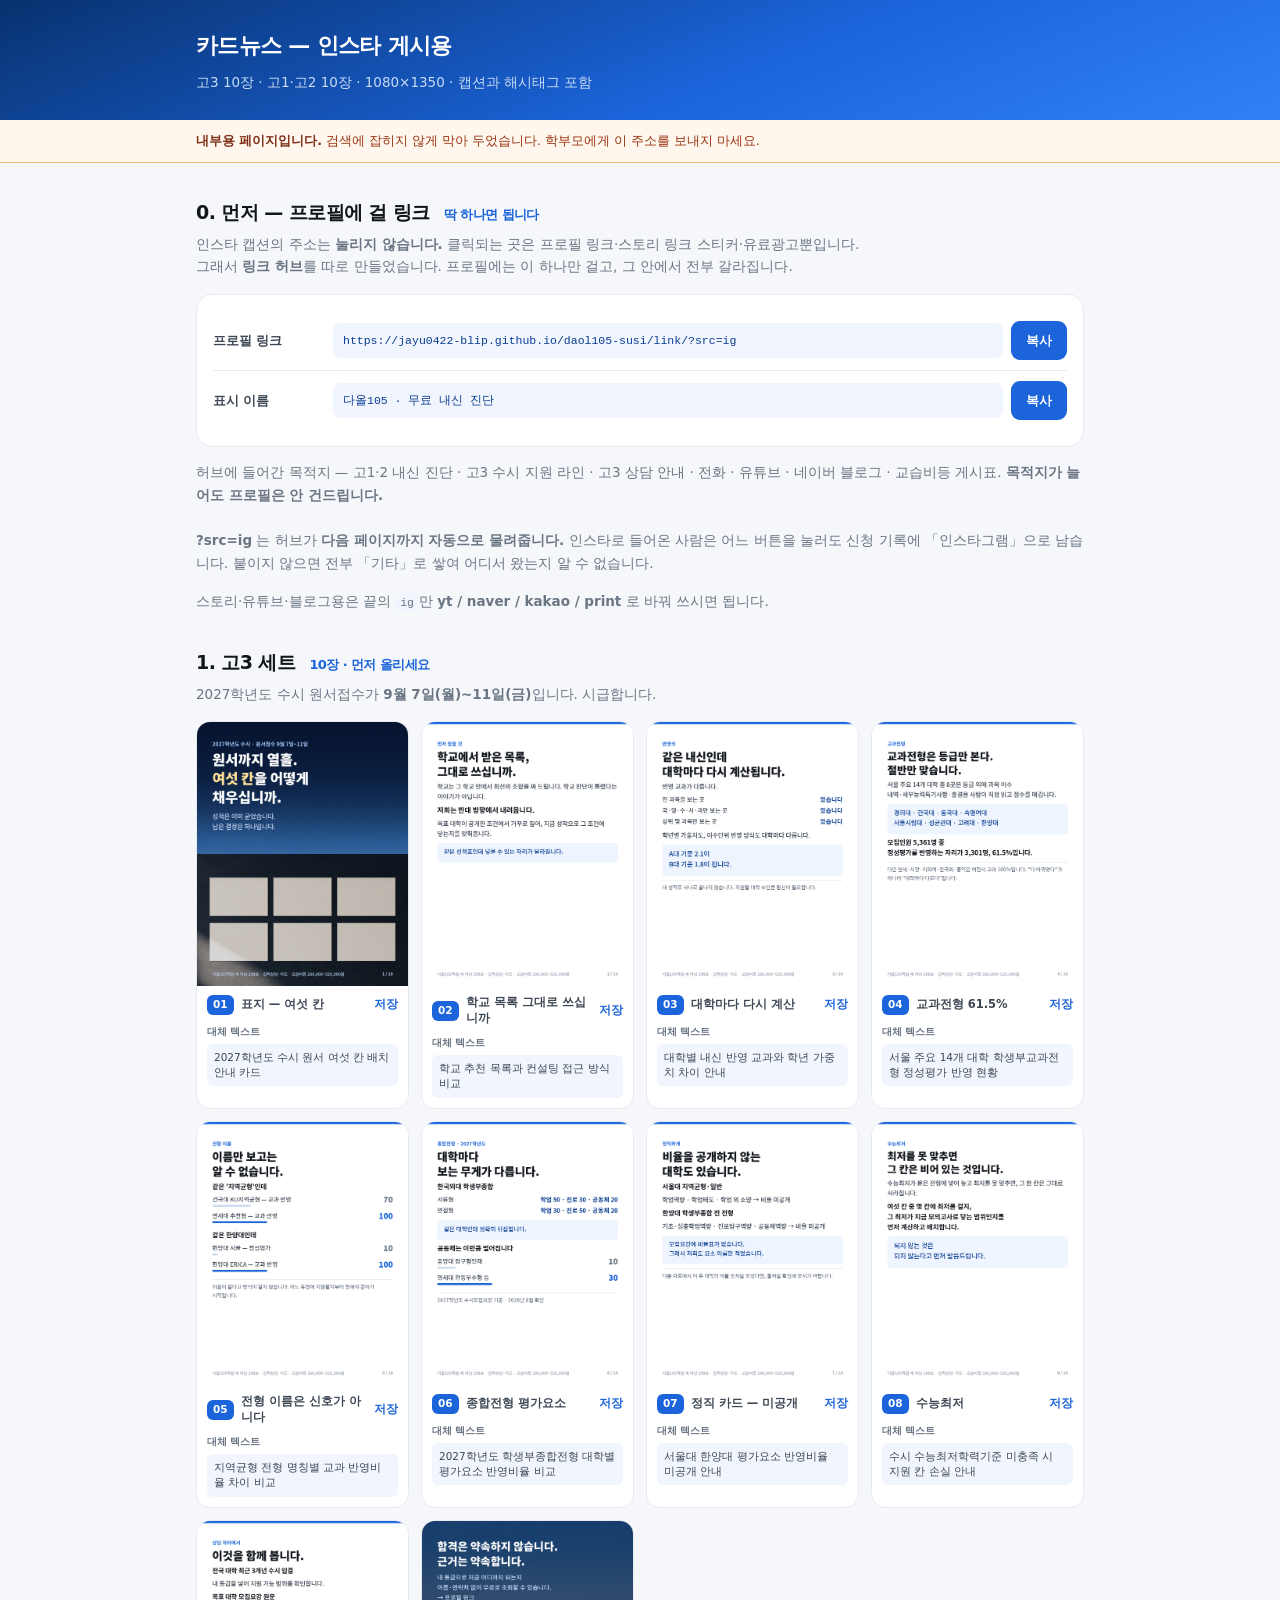
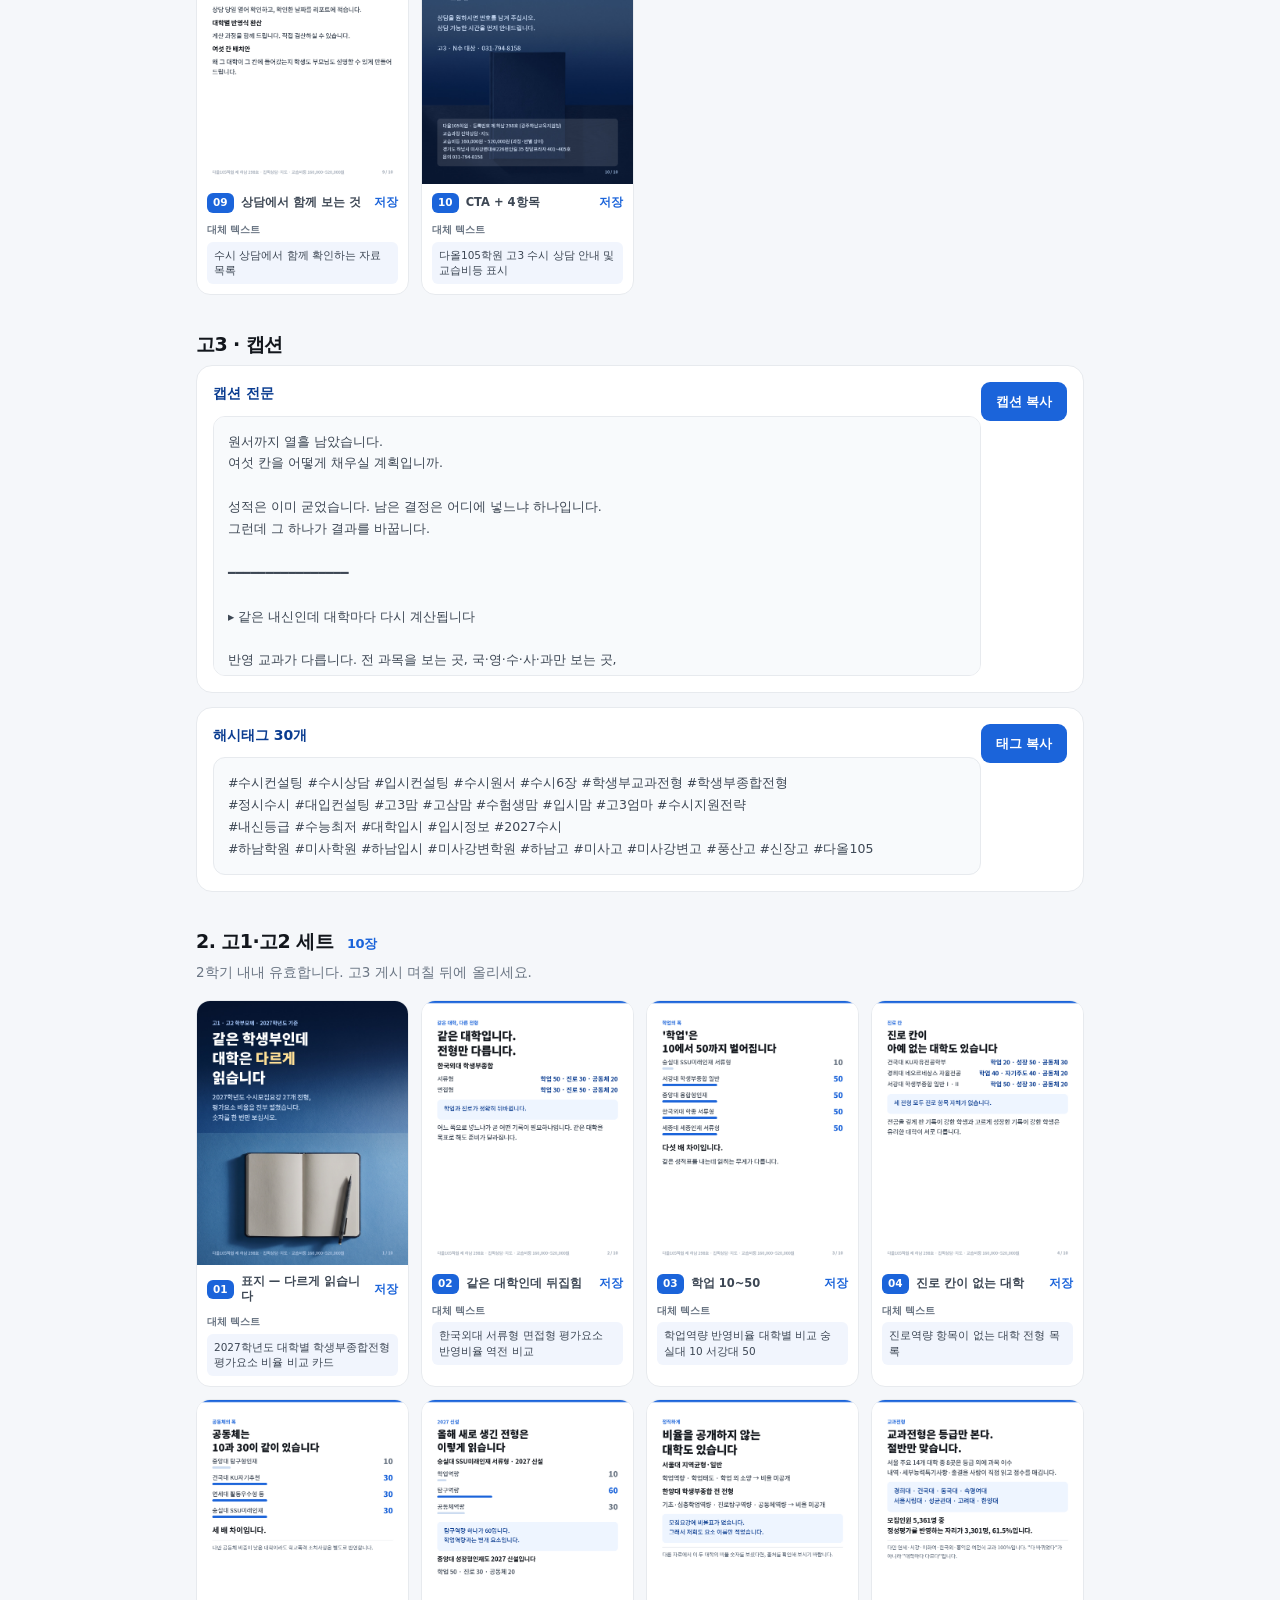
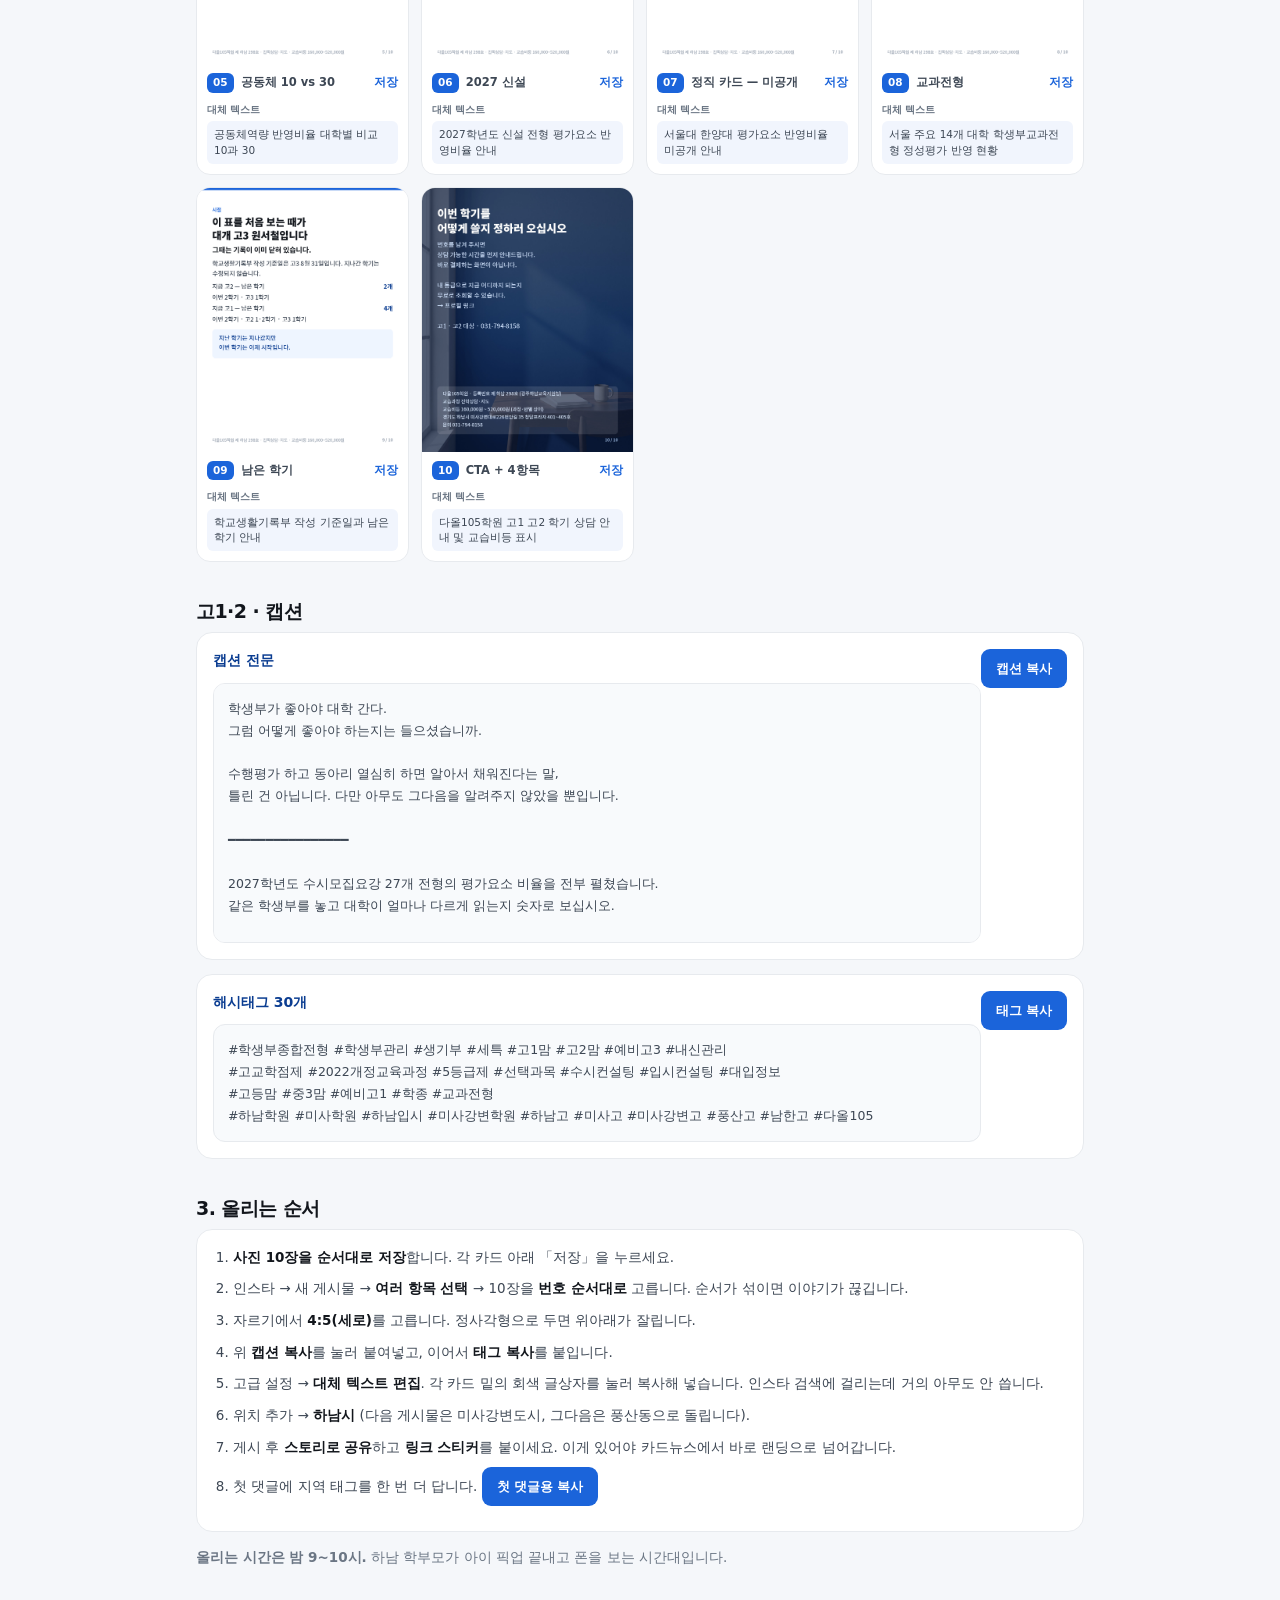
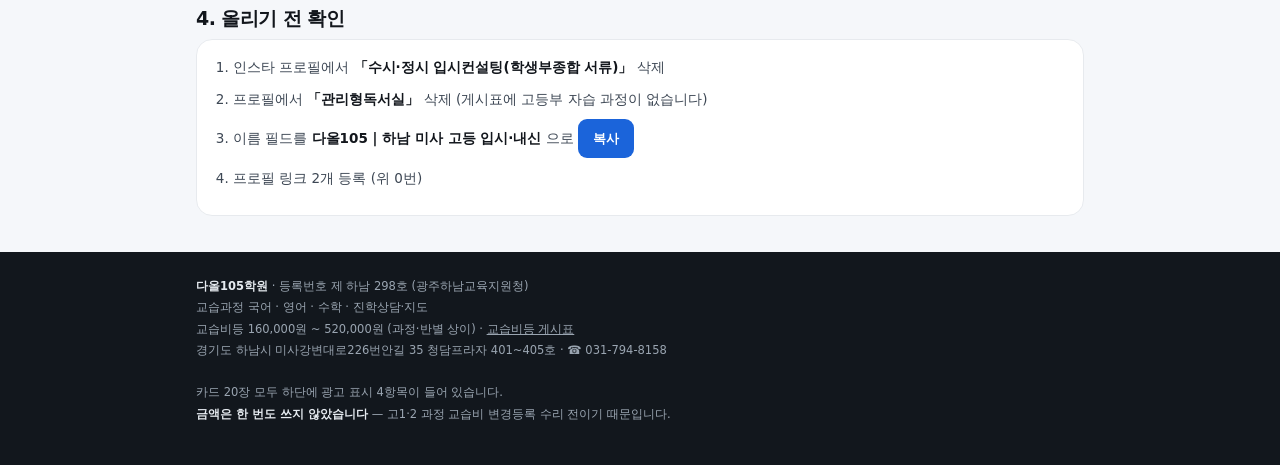
<file: cardnews/index.html>
<!doctype html>
<html lang="ko">
<head>
<meta charset="utf-8">
<meta name="viewport" content="width=device-width,initial-scale=1,viewport-fit=cover">
<meta name="robots" content="noindex,nofollow">
<title>카드뉴스 — 다올105 (내부용)</title>
<style>
:root{--blue:#1B64DA;--blue2:#0B3D91;--ink:#12161C;--g1:#3D4754;--g2:#6B7684;
  --ln:#E7EAEE;--bg:#F5F7FA;--card:#fff;--gold:#B69656;--r:16px}
*{box-sizing:border-box}
body{margin:0;background:var(--bg);color:var(--ink);
  font-family:"Pretendard","Apple SD Gothic Neo","Malgun Gothic",system-ui,sans-serif;
  font-size:15px;line-height:1.68;-webkit-text-size-adjust:100%}
.w{max-width:920px;margin:0 auto;padding:0 16px}
header{background:linear-gradient(158deg,#08326F,#1B64DA 58%,#3182F6);color:#fff;padding:28px 0 26px}
header h1{margin:0 0 6px;font-size:22px;font-weight:800;letter-spacing:-.03em}
header p{margin:0;font-size:13.5px;color:#C6DAF5}
.warn{background:#FFF7ED;border-bottom:1px solid #FDBA74;color:#9A3412;
  font-size:12.5px;padding:11px 0;line-height:1.6}
.warn b{color:#7C2D12}
h2{font-size:19px;font-weight:800;letter-spacing:-.03em;margin:34px 0 4px}
h2 em{font-style:normal;font-size:13px;font-weight:700;color:var(--blue);margin-left:8px}
.lead{color:var(--g2);font-size:13.5px;margin:0 0 16px}
.box{background:var(--card);border:1px solid var(--ln);border-radius:var(--r);
  padding:16px;margin-bottom:14px}
.box h3{margin:0 0 10px;font-size:14px;font-weight:800;color:var(--blue2)}
.lk{display:flex;gap:8px;align-items:center;flex-wrap:wrap;padding:10px 0;border-top:1px solid var(--ln)}
.lk:first-of-type{border-top:0}
.lk .t{flex:0 0 auto;font-size:12.5px;font-weight:700;color:var(--g1);min-width:112px}
.lk code{flex:1 1 240px;font-size:11.5px;color:var(--blue2);background:#F1F5FD;
  border-radius:8px;padding:8px 10px;word-break:break-all;font-family:ui-monospace,monospace}
button.cp{flex:0 0 auto;border:0;border-radius:9px;background:var(--blue);color:#fff;
  font:inherit;font-size:12.5px;font-weight:700;padding:9px 15px;cursor:pointer}
button.cp:active{transform:scale(.97)}
button.cp.ok{background:#0FA36B}
pre{margin:0;white-space:pre-wrap;word-break:break-word;font-size:12.5px;line-height:1.75;
  color:var(--g1);background:#F8FAFC;border:1px solid var(--ln);border-radius:12px;
  padding:14px;max-height:260px;overflow:auto;font-family:inherit}
.grid{display:grid;grid-template-columns:repeat(2,1fr);gap:12px}
@media(min-width:620px){.grid{grid-template-columns:repeat(4,1fr)}}
.c{margin:0;background:var(--card);border:1px solid var(--ln);border-radius:14px;overflow:hidden}
.c img{display:block;width:100%;height:auto}
.c figcaption{display:flex;align-items:center;gap:7px;padding:9px 10px;font-size:11.5px}
.c .n{flex:0 0 auto;background:var(--blue);color:#fff;border-radius:6px;
  padding:1px 6px;font-size:10.5px;font-weight:800}
.c figcaption b{flex:1;font-weight:700;color:var(--g1);font-size:11.5px;line-height:1.35}
.c .dl{flex:0 0 auto;color:var(--blue);font-weight:700;text-decoration:none;font-size:11.5px}
.alt{padding:0 10px 10px}
.alt span{display:block;font-size:10px;color:var(--g2);font-weight:700;margin-bottom:3px}
.alt code{display:block;font-size:10.5px;color:var(--g1);background:#F1F5FD;border-radius:6px;
  padding:6px 7px;line-height:1.45;cursor:pointer;font-family:inherit}
.alt code:active{background:#DCE9FD}
ol{padding-left:20px;margin:0}
ol li{margin-bottom:9px;font-size:13.5px;color:var(--g1)}
ol li b{color:var(--ink)}
footer{background:#12171D;color:#9AA5B1;font-size:11.5px;line-height:1.85;
  padding:24px 0 40px;margin-top:36px}
footer b{color:#E6EBF0}
.toast{position:fixed;left:50%;bottom:26px;transform:translateX(-50%) translateY(80px);
  background:#0FA36B;color:#fff;font-size:13.5px;font-weight:700;padding:11px 20px;
  border-radius:99px;opacity:0;transition:.22s;pointer-events:none;z-index:9}
.toast.on{opacity:1;transform:translateX(-50%) translateY(0)}
</style>
</head>
<body>

<header><div class="w">
  <h1>카드뉴스 — 인스타 게시용</h1>
  <p>고3 10장 · 고1·고2 10장 · 1080×1350 · 캡션과 해시태그 포함</p>
</div></header>

<div class="warn"><div class="w">
  <b>내부용 페이지입니다.</b> 검색에 잡히지 않게 막아 두었습니다. 학부모에게 이 주소를 보내지 마세요.
</div></div>

<div class="w">

<h2>0. 먼저 — 프로필에 걸 링크 <em>딱 하나면 됩니다</em></h2>
<p class="lead">인스타 캡션의 주소는 <b>눌리지 않습니다.</b> 클릭되는 곳은 프로필 링크·스토리 링크 스티커·유료광고뿐입니다.<br>
그래서 <b>링크 허브</b>를 따로 만들었습니다. 프로필에는 이 하나만 걸고, 그 안에서 전부 갈라집니다.</p>
<div class="box">
  <div class="lk"><span class="t">프로필 링크</span><code>https://jayu0422-blip.github.io/daol105-susi/link/?src=ig</code>
    <button class="cp" data-copy="https://jayu0422-blip.github.io/daol105-susi/link/?src=ig">복사</button></div>
  <div class="lk"><span class="t">표시 이름</span><code>다올105 · 무료 내신 진단</code>
    <button class="cp" data-copy="다올105 · 무료 내신 진단">복사</button></div>
</div>
<p class="lead">허브에 들어간 목적지 — 고1·2 내신 진단 · 고3 수시 지원 라인 · 고3 상담 안내 ·
전화 · 유튜브 · 네이버 블로그 · 교습비등 게시표. <b>목적지가 늘어도 프로필은 안 건드립니다.</b><br><br>
<b>?src=ig</b> 는 허브가 <b>다음 페이지까지 자동으로 물려줍니다.</b>
인스타로 들어온 사람은 어느 버튼을 눌러도 신청 기록에 「인스타그램」으로 남습니다.
붙이지 않으면 전부 「기타」로 쌓여 어디서 왔는지 알 수 없습니다.</p>
<p class="lead">스토리·유튜브·블로그용은 끝의 <code style="font-size:11.5px;background:#F1F5FD;padding:2px 5px;border-radius:5px">ig</code>만
<b>yt / naver / kakao / print</b> 로 바꿔 쓰시면 됩니다.</p>

<h2>1. 고3 세트 <em>10장 · 먼저 올리세요</em></h2>
<p class="lead">2027학년도 수시 원서접수가 <b>9월 7일(월)~11일(금)</b>입니다. 시급합니다.</p>
<div class="grid">
    <figure class="c">
      <a href="img/go3_01.jpg" download="go3_01.jpg"><img src="img/go3_01.jpg" alt="2027학년도 수시 원서 여섯 칸 배치 안내 카드" loading="lazy"></a>
      <figcaption><span class="n">01</span><b>표지 — 여섯 칸</b>
        <a class="dl" href="img/go3_01.jpg" download="go3_01.jpg">저장</a></figcaption>
      <div class="alt"><span>대체 텍스트</span><code data-copy="2027학년도 수시 원서 여섯 칸 배치 안내 카드">2027학년도 수시 원서 여섯 칸 배치 안내 카드</code></div>
    </figure>
    <figure class="c">
      <a href="img/go3_02.png" download="go3_02.png"><img src="img/go3_02.png" alt="학교 추천 목록과 컨설팅 접근 방식 비교" loading="lazy"></a>
      <figcaption><span class="n">02</span><b>학교 목록 그대로 쓰십니까</b>
        <a class="dl" href="img/go3_02.png" download="go3_02.png">저장</a></figcaption>
      <div class="alt"><span>대체 텍스트</span><code data-copy="학교 추천 목록과 컨설팅 접근 방식 비교">학교 추천 목록과 컨설팅 접근 방식 비교</code></div>
    </figure>
    <figure class="c">
      <a href="img/go3_03.png" download="go3_03.png"><img src="img/go3_03.png" alt="대학별 내신 반영 교과와 학년 가중치 차이 안내" loading="lazy"></a>
      <figcaption><span class="n">03</span><b>대학마다 다시 계산</b>
        <a class="dl" href="img/go3_03.png" download="go3_03.png">저장</a></figcaption>
      <div class="alt"><span>대체 텍스트</span><code data-copy="대학별 내신 반영 교과와 학년 가중치 차이 안내">대학별 내신 반영 교과와 학년 가중치 차이 안내</code></div>
    </figure>
    <figure class="c">
      <a href="img/go3_04.png" download="go3_04.png"><img src="img/go3_04.png" alt="서울 주요 14개 대학 학생부교과전형 정성평가 반영 현황" loading="lazy"></a>
      <figcaption><span class="n">04</span><b>교과전형 61.5%</b>
        <a class="dl" href="img/go3_04.png" download="go3_04.png">저장</a></figcaption>
      <div class="alt"><span>대체 텍스트</span><code data-copy="서울 주요 14개 대학 학생부교과전형 정성평가 반영 현황">서울 주요 14개 대학 학생부교과전형 정성평가 반영 현황</code></div>
    </figure>
    <figure class="c">
      <a href="img/go3_05.png" download="go3_05.png"><img src="img/go3_05.png" alt="지역균형 전형 명칭별 교과 반영비율 차이 비교" loading="lazy"></a>
      <figcaption><span class="n">05</span><b>전형 이름은 신호가 아니다</b>
        <a class="dl" href="img/go3_05.png" download="go3_05.png">저장</a></figcaption>
      <div class="alt"><span>대체 텍스트</span><code data-copy="지역균형 전형 명칭별 교과 반영비율 차이 비교">지역균형 전형 명칭별 교과 반영비율 차이 비교</code></div>
    </figure>
    <figure class="c">
      <a href="img/go3_06.png" download="go3_06.png"><img src="img/go3_06.png" alt="2027학년도 학생부종합전형 대학별 평가요소 반영비율 비교" loading="lazy"></a>
      <figcaption><span class="n">06</span><b>종합전형 평가요소</b>
        <a class="dl" href="img/go3_06.png" download="go3_06.png">저장</a></figcaption>
      <div class="alt"><span>대체 텍스트</span><code data-copy="2027학년도 학생부종합전형 대학별 평가요소 반영비율 비교">2027학년도 학생부종합전형 대학별 평가요소 반영비율 비교</code></div>
    </figure>
    <figure class="c">
      <a href="img/go3_07.png" download="go3_07.png"><img src="img/go3_07.png" alt="서울대 한양대 평가요소 반영비율 미공개 안내" loading="lazy"></a>
      <figcaption><span class="n">07</span><b>정직 카드 — 미공개</b>
        <a class="dl" href="img/go3_07.png" download="go3_07.png">저장</a></figcaption>
      <div class="alt"><span>대체 텍스트</span><code data-copy="서울대 한양대 평가요소 반영비율 미공개 안내">서울대 한양대 평가요소 반영비율 미공개 안내</code></div>
    </figure>
    <figure class="c">
      <a href="img/go3_08.png" download="go3_08.png"><img src="img/go3_08.png" alt="수시 수능최저학력기준 미충족 시 지원 칸 손실 안내" loading="lazy"></a>
      <figcaption><span class="n">08</span><b>수능최저</b>
        <a class="dl" href="img/go3_08.png" download="go3_08.png">저장</a></figcaption>
      <div class="alt"><span>대체 텍스트</span><code data-copy="수시 수능최저학력기준 미충족 시 지원 칸 손실 안내">수시 수능최저학력기준 미충족 시 지원 칸 손실 안내</code></div>
    </figure>
    <figure class="c">
      <a href="img/go3_09.png" download="go3_09.png"><img src="img/go3_09.png" alt="수시 상담에서 함께 확인하는 자료 목록" loading="lazy"></a>
      <figcaption><span class="n">09</span><b>상담에서 함께 보는 것</b>
        <a class="dl" href="img/go3_09.png" download="go3_09.png">저장</a></figcaption>
      <div class="alt"><span>대체 텍스트</span><code data-copy="수시 상담에서 함께 확인하는 자료 목록">수시 상담에서 함께 확인하는 자료 목록</code></div>
    </figure>
    <figure class="c">
      <a href="img/go3_10.jpg" download="go3_10.jpg"><img src="img/go3_10.jpg" alt="다올105학원 고3 수시 상담 안내 및 교습비등 표시" loading="lazy"></a>
      <figcaption><span class="n">10</span><b>CTA + 4항목</b>
        <a class="dl" href="img/go3_10.jpg" download="go3_10.jpg">저장</a></figcaption>
      <div class="alt"><span>대체 텍스트</span><code data-copy="다올105학원 고3 수시 상담 안내 및 교습비등 표시">다올105학원 고3 수시 상담 안내 및 교습비등 표시</code></div>
    </figure>
</div>

<h2>고3 · 캡션</h2>
<div class="box">
  <h3>캡션 전문 <button class="cp" data-copy-id="capA" style="float:right">캡션 복사</button></h3>
  <pre id="capA">원서까지 열흘 남았습니다.
여섯 칸을 어떻게 채우실 계획입니까.

성적은 이미 굳었습니다. 남은 결정은 어디에 넣느냐 하나입니다.
그런데 그 하나가 결과를 바꿉니다.

━━━━━━━━━━━━━━━━

▸ 같은 내신인데 대학마다 다시 계산됩니다

반영 교과가 다릅니다. 전 과목을 보는 곳, 국·영·수·사·과만 보는 곳,
상위 몇 과목만 보는 곳이 다 다릅니다.
학년별 가중치도, 이수단위 반영 방식도 다릅니다.

그래서 A대 기준 2.1이 B대 기준 1.8이 됩니다.
내 성적표 하나로 끝나지 않습니다.

▸ 교과전형은 등급만 본다 — 절반만 맞습니다

서울 주요 14개 대학 중 8곳은 등급 외에
과목 이수 내역·세부능력특기사항·출결을 사람이 직접 읽고 점수를 매깁니다.

경희대 · 건국대 · 동국대 · 숙명여대 · 서울시립대 · 성균관대 · 고려대 · 한양대

모집인원 5,361명 중 정성평가를 반영하는 자리가 3,301명, 61.5%입니다.

다만 연세·서강·이화여·한국외·홍익은 여전히 교과 100%입니다.
"다 바뀌었다"가 아니라 "대학마다 다르다"입니다.

▸ 전형 이름만 보고는 알 수 없습니다

같은 '지역균형'인데 건국대는 교과가 70%, 연세대는 100%입니다.
같은 한양대인데 서울캠은 정성평가 10%를 보고 ERICA는 교과 100%입니다.

▸ 비율을 공개하지 않는 대학도 있습니다

서울대와 한양대는 모집요강에 평가요소별 비율표가 없습니다.
그래서 저희도 요소 이름만 적었습니다.
다른 자료에서 이 두 대학의 비율 숫자를 보셨다면 출처를 확인해 보시기 바랍니다.

▸ 최저를 못 맞추면 그 칸은 비어 있는 것입니다

여섯 칸 중 몇 칸에 최저를 걸지, 그 최저가 지금 모의고사로 닿는 범위인지를
먼저 계산하고 배치합니다.
되지 않는 것은 되지 않는다고 먼저 말씀드립니다.

━━━━━━━━━━━━━━━━

합격은 약속하지 않습니다. 근거는 약속합니다.
왜 그 대학이 그 칸에 들어갔는지, 학생도 부모님도 설명할 수 있게 만들어 드립니다.

내 등급으로 지금 어디까지 되는지
이름·연락처 없이 무료로 조회하실 수 있습니다 → 프로필 링크

2027학년도 수시 원서접수 2026. 9. 7(월) ~ 9. 11(금)
고3 · N수 대상 · ☎ 031-794-8158

※ 위 숫자는 2027학년도 수시모집요강 및 각 대학 입학처 공개자료 기준(2026년 8월 확인)이며,
   지원 전 반드시 해당 대학 입학처 게시본을 확인하셔야 합니다.
※ 본 상담은 합격을 보장하지 않습니다.

━━━━━━━━━━━━━━━━
다올105학원 · 등록번호 제 하남 298호 (광주하남교육지원청)
교습과정 진학상담·지도
교습비등 160,000원 ~ 520,000원 (과정·반별 상이)
경기 하남시 미사강변대로226번안길 35 청담프라자 401~405호
☎ 031-794-8158</pre>
</div>
<div class="box">
  <h3>해시태그 30개 <button class="cp" data-copy-id="tagA" style="float:right">태그 복사</button></h3>
  <pre id="tagA">#수시컨설팅 #수시상담 #입시컨설팅 #수시원서 #수시6장 #학생부교과전형 #학생부종합전형
#정시수시 #대입컨설팅 #고3맘 #고삼맘 #수험생맘 #입시맘 #고3엄마 #수시지원전략
#내신등급 #수능최저 #대학입시 #입시정보 #2027수시
#하남학원 #미사학원 #하남입시 #미사강변학원 #하남고 #미사고 #미사강변고 #풍산고 #신장고 #다올105</pre>
</div>

<h2>2. 고1·고2 세트 <em>10장</em></h2>
<p class="lead">2학기 내내 유효합니다. 고3 게시 며칠 뒤에 올리세요.</p>
<div class="grid">
    <figure class="c">
      <a href="img/hs12_01.jpg" download="hs12_01.jpg"><img src="img/hs12_01.jpg" alt="2027학년도 대학별 학생부종합전형 평가요소 비율 비교 카드" loading="lazy"></a>
      <figcaption><span class="n">01</span><b>표지 — 다르게 읽습니다</b>
        <a class="dl" href="img/hs12_01.jpg" download="hs12_01.jpg">저장</a></figcaption>
      <div class="alt"><span>대체 텍스트</span><code data-copy="2027학년도 대학별 학생부종합전형 평가요소 비율 비교 카드">2027학년도 대학별 학생부종합전형 평가요소 비율 비교 카드</code></div>
    </figure>
    <figure class="c">
      <a href="img/hs12_02.png" download="hs12_02.png"><img src="img/hs12_02.png" alt="한국외대 서류형 면접형 평가요소 반영비율 역전 비교" loading="lazy"></a>
      <figcaption><span class="n">02</span><b>같은 대학인데 뒤집힘</b>
        <a class="dl" href="img/hs12_02.png" download="hs12_02.png">저장</a></figcaption>
      <div class="alt"><span>대체 텍스트</span><code data-copy="한국외대 서류형 면접형 평가요소 반영비율 역전 비교">한국외대 서류형 면접형 평가요소 반영비율 역전 비교</code></div>
    </figure>
    <figure class="c">
      <a href="img/hs12_03.png" download="hs12_03.png"><img src="img/hs12_03.png" alt="학업역량 반영비율 대학별 비교 숭실대 10 서강대 50" loading="lazy"></a>
      <figcaption><span class="n">03</span><b>학업 10~50</b>
        <a class="dl" href="img/hs12_03.png" download="hs12_03.png">저장</a></figcaption>
      <div class="alt"><span>대체 텍스트</span><code data-copy="학업역량 반영비율 대학별 비교 숭실대 10 서강대 50">학업역량 반영비율 대학별 비교 숭실대 10 서강대 50</code></div>
    </figure>
    <figure class="c">
      <a href="img/hs12_04.png" download="hs12_04.png"><img src="img/hs12_04.png" alt="진로역량 항목이 없는 대학 전형 목록" loading="lazy"></a>
      <figcaption><span class="n">04</span><b>진로 칸이 없는 대학</b>
        <a class="dl" href="img/hs12_04.png" download="hs12_04.png">저장</a></figcaption>
      <div class="alt"><span>대체 텍스트</span><code data-copy="진로역량 항목이 없는 대학 전형 목록">진로역량 항목이 없는 대학 전형 목록</code></div>
    </figure>
    <figure class="c">
      <a href="img/hs12_05.png" download="hs12_05.png"><img src="img/hs12_05.png" alt="공동체역량 반영비율 대학별 비교 10과 30" loading="lazy"></a>
      <figcaption><span class="n">05</span><b>공동체 10 vs 30</b>
        <a class="dl" href="img/hs12_05.png" download="hs12_05.png">저장</a></figcaption>
      <div class="alt"><span>대체 텍스트</span><code data-copy="공동체역량 반영비율 대학별 비교 10과 30">공동체역량 반영비율 대학별 비교 10과 30</code></div>
    </figure>
    <figure class="c">
      <a href="img/hs12_06.png" download="hs12_06.png"><img src="img/hs12_06.png" alt="2027학년도 신설 전형 평가요소 반영비율 안내" loading="lazy"></a>
      <figcaption><span class="n">06</span><b>2027 신설</b>
        <a class="dl" href="img/hs12_06.png" download="hs12_06.png">저장</a></figcaption>
      <div class="alt"><span>대체 텍스트</span><code data-copy="2027학년도 신설 전형 평가요소 반영비율 안내">2027학년도 신설 전형 평가요소 반영비율 안내</code></div>
    </figure>
    <figure class="c">
      <a href="img/hs12_07.png" download="hs12_07.png"><img src="img/hs12_07.png" alt="서울대 한양대 평가요소 반영비율 미공개 안내" loading="lazy"></a>
      <figcaption><span class="n">07</span><b>정직 카드 — 미공개</b>
        <a class="dl" href="img/hs12_07.png" download="hs12_07.png">저장</a></figcaption>
      <div class="alt"><span>대체 텍스트</span><code data-copy="서울대 한양대 평가요소 반영비율 미공개 안내">서울대 한양대 평가요소 반영비율 미공개 안내</code></div>
    </figure>
    <figure class="c">
      <a href="img/hs12_08.png" download="hs12_08.png"><img src="img/hs12_08.png" alt="서울 주요 14개 대학 학생부교과전형 정성평가 반영 현황" loading="lazy"></a>
      <figcaption><span class="n">08</span><b>교과전형</b>
        <a class="dl" href="img/hs12_08.png" download="hs12_08.png">저장</a></figcaption>
      <div class="alt"><span>대체 텍스트</span><code data-copy="서울 주요 14개 대학 학생부교과전형 정성평가 반영 현황">서울 주요 14개 대학 학생부교과전형 정성평가 반영 현황</code></div>
    </figure>
    <figure class="c">
      <a href="img/hs12_09.png" download="hs12_09.png"><img src="img/hs12_09.png" alt="학교생활기록부 작성 기준일과 남은 학기 안내" loading="lazy"></a>
      <figcaption><span class="n">09</span><b>남은 학기</b>
        <a class="dl" href="img/hs12_09.png" download="hs12_09.png">저장</a></figcaption>
      <div class="alt"><span>대체 텍스트</span><code data-copy="학교생활기록부 작성 기준일과 남은 학기 안내">학교생활기록부 작성 기준일과 남은 학기 안내</code></div>
    </figure>
    <figure class="c">
      <a href="img/hs12_10.jpg" download="hs12_10.jpg"><img src="img/hs12_10.jpg" alt="다올105학원 고1 고2 학기 상담 안내 및 교습비등 표시" loading="lazy"></a>
      <figcaption><span class="n">10</span><b>CTA + 4항목</b>
        <a class="dl" href="img/hs12_10.jpg" download="hs12_10.jpg">저장</a></figcaption>
      <div class="alt"><span>대체 텍스트</span><code data-copy="다올105학원 고1 고2 학기 상담 안내 및 교습비등 표시">다올105학원 고1 고2 학기 상담 안내 및 교습비등 표시</code></div>
    </figure>
</div>

<h2>고1·2 · 캡션</h2>
<div class="box">
  <h3>캡션 전문 <button class="cp" data-copy-id="capB" style="float:right">캡션 복사</button></h3>
  <pre id="capB">학생부가 좋아야 대학 간다.
그럼 어떻게 좋아야 하는지는 들으셨습니까.

수행평가 하고 동아리 열심히 하면 알아서 채워진다는 말,
틀린 건 아닙니다. 다만 아무도 그다음을 알려주지 않았을 뿐입니다.

━━━━━━━━━━━━━━━━

2027학년도 수시모집요강 27개 전형의 평가요소 비율을 전부 펼쳤습니다.
같은 학생부를 놓고 대학이 얼마나 다르게 읽는지 숫자로 보십시오.

▸ 같은 대학인데 정확히 뒤집힙니다

한국외대 학생부종합
· 서류형 — 학업 50 · 진로 30 · 공동체 20
· 면접형 — 학업 30 · 진로 50 · 공동체 20

어느 쪽으로 넣느냐가 곧 어떤 기록이 필요하냐입니다.

▸ '학업'은 10에서 50까지 벌어집니다

숭실대 SSU미래인재 서류형 학업 10
서강대 · 중앙대 융합형 · 한국외대 서류형 · 세종대 서류형 학업 50

다섯 배 차이입니다. 같은 성적표를 내는데 읽히는 무게가 다릅니다.

▸ 진로 칸이 아예 없는 대학도 있습니다

건국대 KU자유전공학부 — 학업 20 · 성장 50 · 공동체 30
경희대 네오르네상스 자율·자유전공 — 학업 40 · 자기주도 40 · 공동체 20
서강대 학생부종합 일반Ⅰ·Ⅱ — 학업 50 · 성장 30 · 공동체 20

전공을 깊게 판 기록이 강한 학생과 고르게 성장한 기록이 강한 학생은
유리한 대학이 서로 다릅니다.

▸ 공동체는 10과 30이 같이 있습니다

중앙대 탐구형인재 10 / 건국대·연세대·숭실대 30. 세 배 차이입니다.
다만 공동체 비중이 낮은 대학이라도 학교폭력 조치사항은 별도로 반영합니다.

▸ 올해 새로 생긴 전형

숭실대 SSU미래인재 서류형(2027 신설) — 학업 10 · 탐구 60 · 공동체 30
탐구역량 하나가 60입니다. 학업역량과는 별개 요소입니다.

▸ 비율을 공개하지 않는 대학도 있습니다

서울대와 한양대는 모집요강에 비율표가 없습니다.
그래서 저희도 요소 이름만 적었습니다.
다른 자료에서 이 두 대학의 비율 숫자를 보셨다면 출처를 확인해 보시기 바랍니다.

▸ 교과전형도 학생부를 읽습니다

서울 주요 14개 대학 중 8곳이 정성평가를 반영합니다.
모집인원 5,361명 중 3,301명, 61.5%입니다.
다만 연세·서강·이화여·한국외·홍익은 여전히 교과 100%입니다.

━━━━━━━━━━━━━━━━

이 표를 처음 보는 때가 대개 고3 원서철입니다.
그때는 기록이 이미 닫혀 있습니다.

학교생활기록부 작성 기준일은 고3 8월 31일입니다.
지나간 학기는 수정되지 않습니다.

기록에 반영되는 학기가
· 지금 고2는 2개 남았습니다 (이번 2학기 · 고3 1학기)
· 지금 고1은 4개 남았습니다 (이번 2학기 · 고2 1·2학기 · 고3 1학기)

지난 학기는 지나갔지만 이번 학기는 이제 시작입니다.

내 등급으로 지금 어디까지 되는지
이름·연락처 없이 무료로 조회하실 수 있습니다 → 프로필 링크

고1 · 고2 대상 · ☎ 031-794-8158

※ 본원은 학교생활기록부 사본·전자파일을 제출받거나 보관하지 않습니다.
※ 학교생활기록부에 들어갈 문장을 만들어 드리지 않습니다.
※ 학교에 무엇을 적어 달라고 요청하는 방법은 안내하지 않습니다.
※ 본 상담은 합격을 보장하지 않습니다.
※ 위 숫자는 2027학년도 수시모집요강 기준(2026년 8월 확인)이며 학년도마다 달라집니다.

━━━━━━━━━━━━━━━━
다올105학원 · 등록번호 제 하남 298호 (광주하남교육지원청)
교습과정 진학상담·지도
교습비등 160,000원 ~ 520,000원 (과정·반별 상이)
경기 하남시 미사강변대로226번안길 35 청담프라자 401~405호
☎ 031-794-8158</pre>
</div>
<div class="box">
  <h3>해시태그 30개 <button class="cp" data-copy-id="tagB" style="float:right">태그 복사</button></h3>
  <pre id="tagB">#학생부종합전형 #학생부관리 #생기부 #세특 #고1맘 #고2맘 #예비고3 #내신관리
#고교학점제 #2022개정교육과정 #5등급제 #선택과목 #수시컨설팅 #입시컨설팅 #대입정보
#고등맘 #중3맘 #예비고1 #학종 #교과전형
#하남학원 #미사학원 #하남입시 #미사강변학원 #하남고 #미사고 #미사강변고 #풍산고 #남한고 #다올105</pre>
</div>

<h2>3. 올리는 순서</h2>
<div class="box">
  <ol>
    <li><b>사진 10장을 순서대로 저장</b>합니다. 각 카드 아래 「저장」을 누르세요.</li>
    <li>인스타 → 새 게시물 → <b>여러 항목 선택</b> → 10장을 <b>번호 순서대로</b> 고릅니다. 순서가 섞이면 이야기가 끊깁니다.</li>
    <li>자르기에서 <b>4:5(세로)</b>를 고릅니다. 정사각형으로 두면 위아래가 잘립니다.</li>
    <li>위 <b>캡션 복사</b>를 눌러 붙여넣고, 이어서 <b>태그 복사</b>를 붙입니다.</li>
    <li>고급 설정 → <b>대체 텍스트 편집</b>. 각 카드 밑의 회색 글상자를 눌러 복사해 넣습니다. 인스타 검색에 걸리는데 거의 아무도 안 씁니다.</li>
    <li>위치 추가 → <b>하남시</b> (다음 게시물은 미사강변도시, 그다음은 풍산동으로 돌립니다).</li>
    <li>게시 후 <b>스토리로 공유</b>하고 <b>링크 스티커</b>를 붙이세요. 이게 있어야 카드뉴스에서 바로 랜딩으로 넘어갑니다.</li>
    <li>첫 댓글에 지역 태그를 한 번 더 답니다.
      <button class="cp" data-copy="#하남학원 #미사학원 #미사강변고 #하남고 #미사고">첫 댓글용 복사</button></li>
  </ol>
</div>
<p class="lead"><b>올리는 시간은 밤 9~10시.</b> 하남 학부모가 아이 픽업 끝내고 폰을 보는 시간대입니다.</p>

<h2>4. 올리기 전 확인</h2>
<div class="box">
  <ol>
    <li>인스타 프로필에서 <b>「수시·정시 입시컨설팅(학생부종합 서류)」</b> 삭제</li>
    <li>프로필에서 <b>「관리형독서실」</b> 삭제 (게시표에 고등부 자습 과정이 없습니다)</li>
    <li>이름 필드를 <b>다올105 | 하남 미사 고등 입시·내신</b> 으로
      <button class="cp" data-copy="다올105 | 하남 미사 고등 입시·내신">복사</button></li>
    <li>프로필 링크 2개 등록 (위 0번)</li>
  </ol>
</div>

</div>

<footer><div class="w">
  <b>다올105학원</b> · 등록번호 제 하남 298호 (광주하남교육지원청)<br>
  교습과정 국어 · 영어 · 수학 · 진학상담·지도<br>
  교습비등 160,000원 ~ 520,000원 (과정·반별 상이) ·
  <a href="../fee/" style="color:#9AA5B1">교습비등 게시표</a><br>
  경기도 하남시 미사강변대로226번안길 35 청담프라자 401~405호 · ☎ 031-794-8158<br><br>
  카드 20장 모두 하단에 광고 표시 4항목이 들어 있습니다.<br>
  <b>금액은 한 번도 쓰지 않았습니다</b> — 고1·2 과정 교습비 변경등록 수리 전이기 때문입니다.
</div></footer>

<div class="toast" id="toast">복사했습니다</div>
<script>
var T=document.getElementById('toast'),tt;
function toast(m){T.textContent=m;T.classList.add('on');clearTimeout(tt);
  tt=setTimeout(function(){T.classList.remove('on')},1500)}
function copy(txt,btn){
  function ok(){toast('복사했습니다');
    if(btn){var o=btn.textContent;btn.textContent='복사됨 ✓';btn.classList.add('ok');
      setTimeout(function(){btn.textContent=o;btn.classList.remove('ok')},1600)}}
  if(navigator.clipboard&&window.isSecureContext){
    navigator.clipboard.writeText(txt).then(ok).catch(fb)
  }else fb();
  function fb(){var a=document.createElement('textarea');a.value=txt;
    a.style.position='fixed';a.style.left='-9999px';document.body.appendChild(a);
    a.select();try{document.execCommand('copy');ok()}catch(e){toast('복사에 실패했습니다')}
    document.body.removeChild(a)}
}
document.addEventListener('click',function(e){
  var b=e.target.closest('[data-copy]');
  if(b){copy(b.dataset.copy,b.tagName==='BUTTON'?b:null);return}
  var c=e.target.closest('[data-copy-id]');
  if(c){var el=document.getElementById(c.dataset.copyId);if(el)copy(el.textContent,c)}
});
</script>
</body>
</html>
</file>
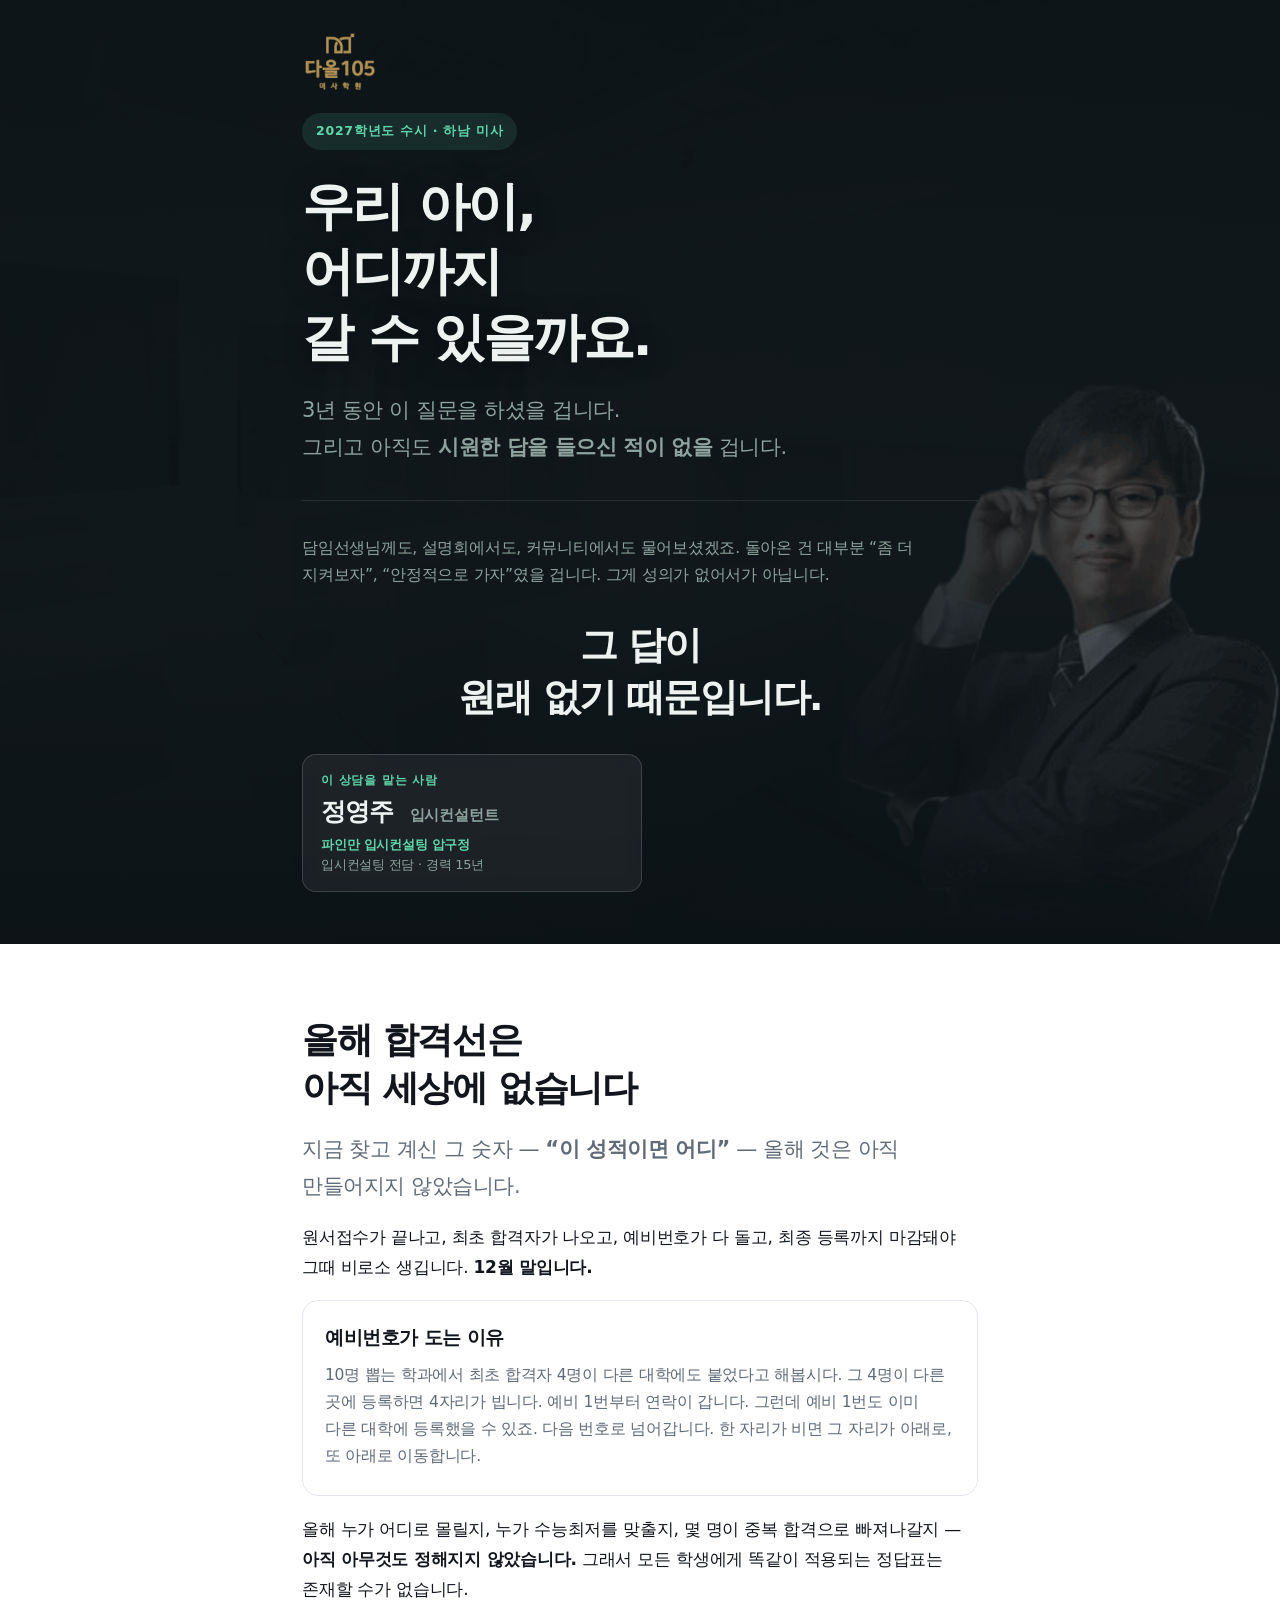
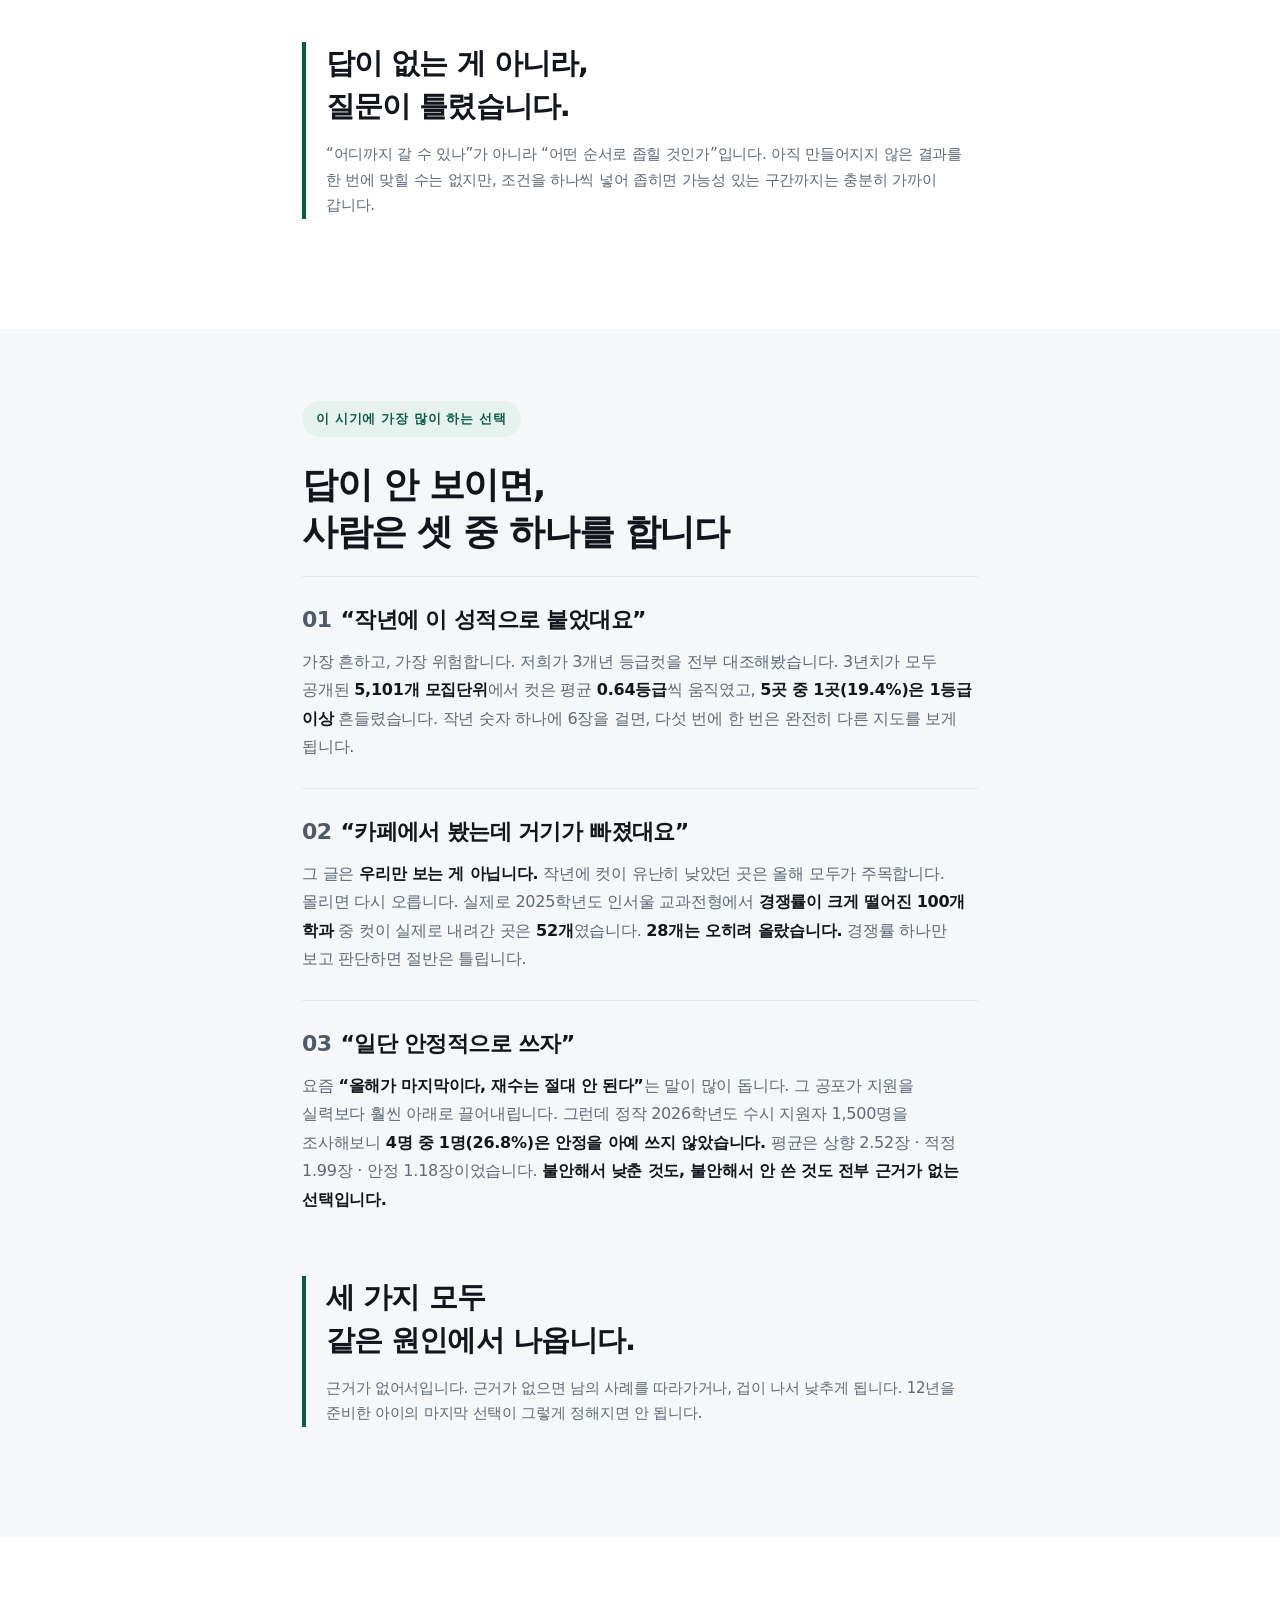
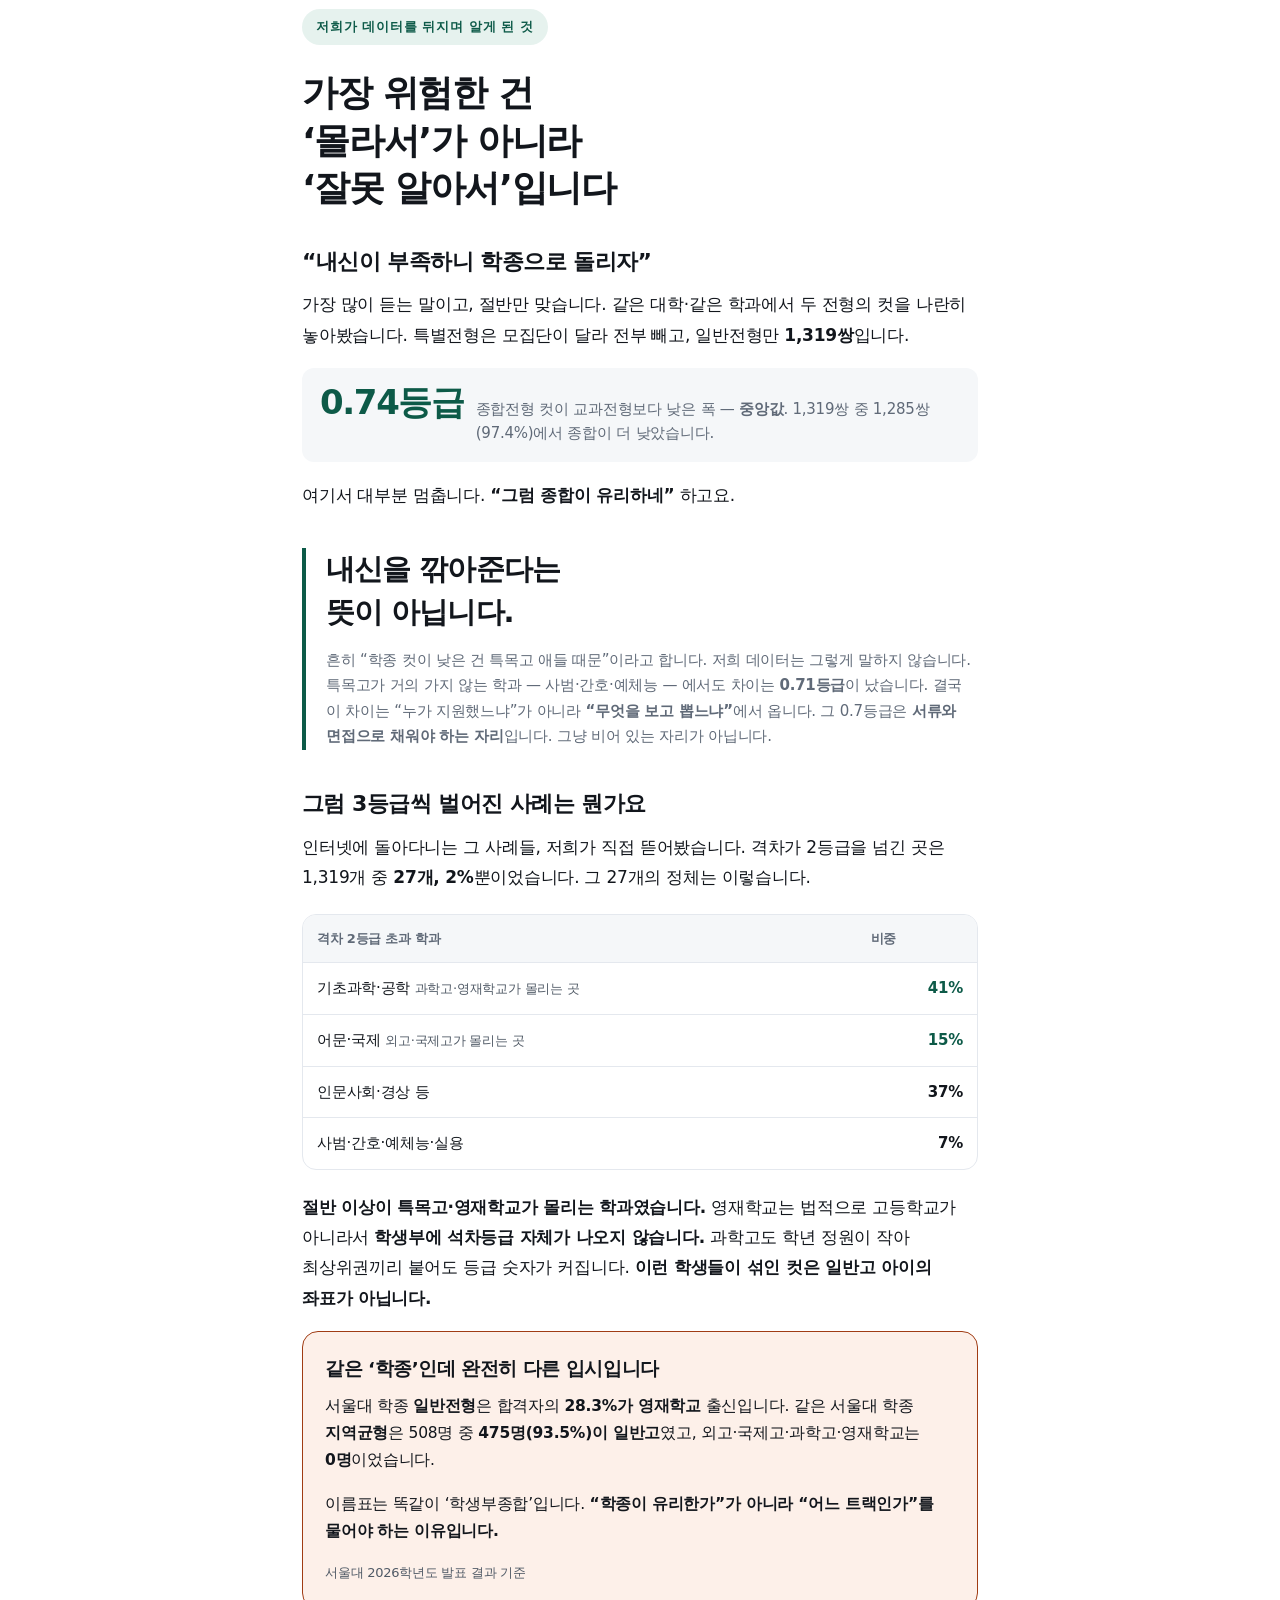
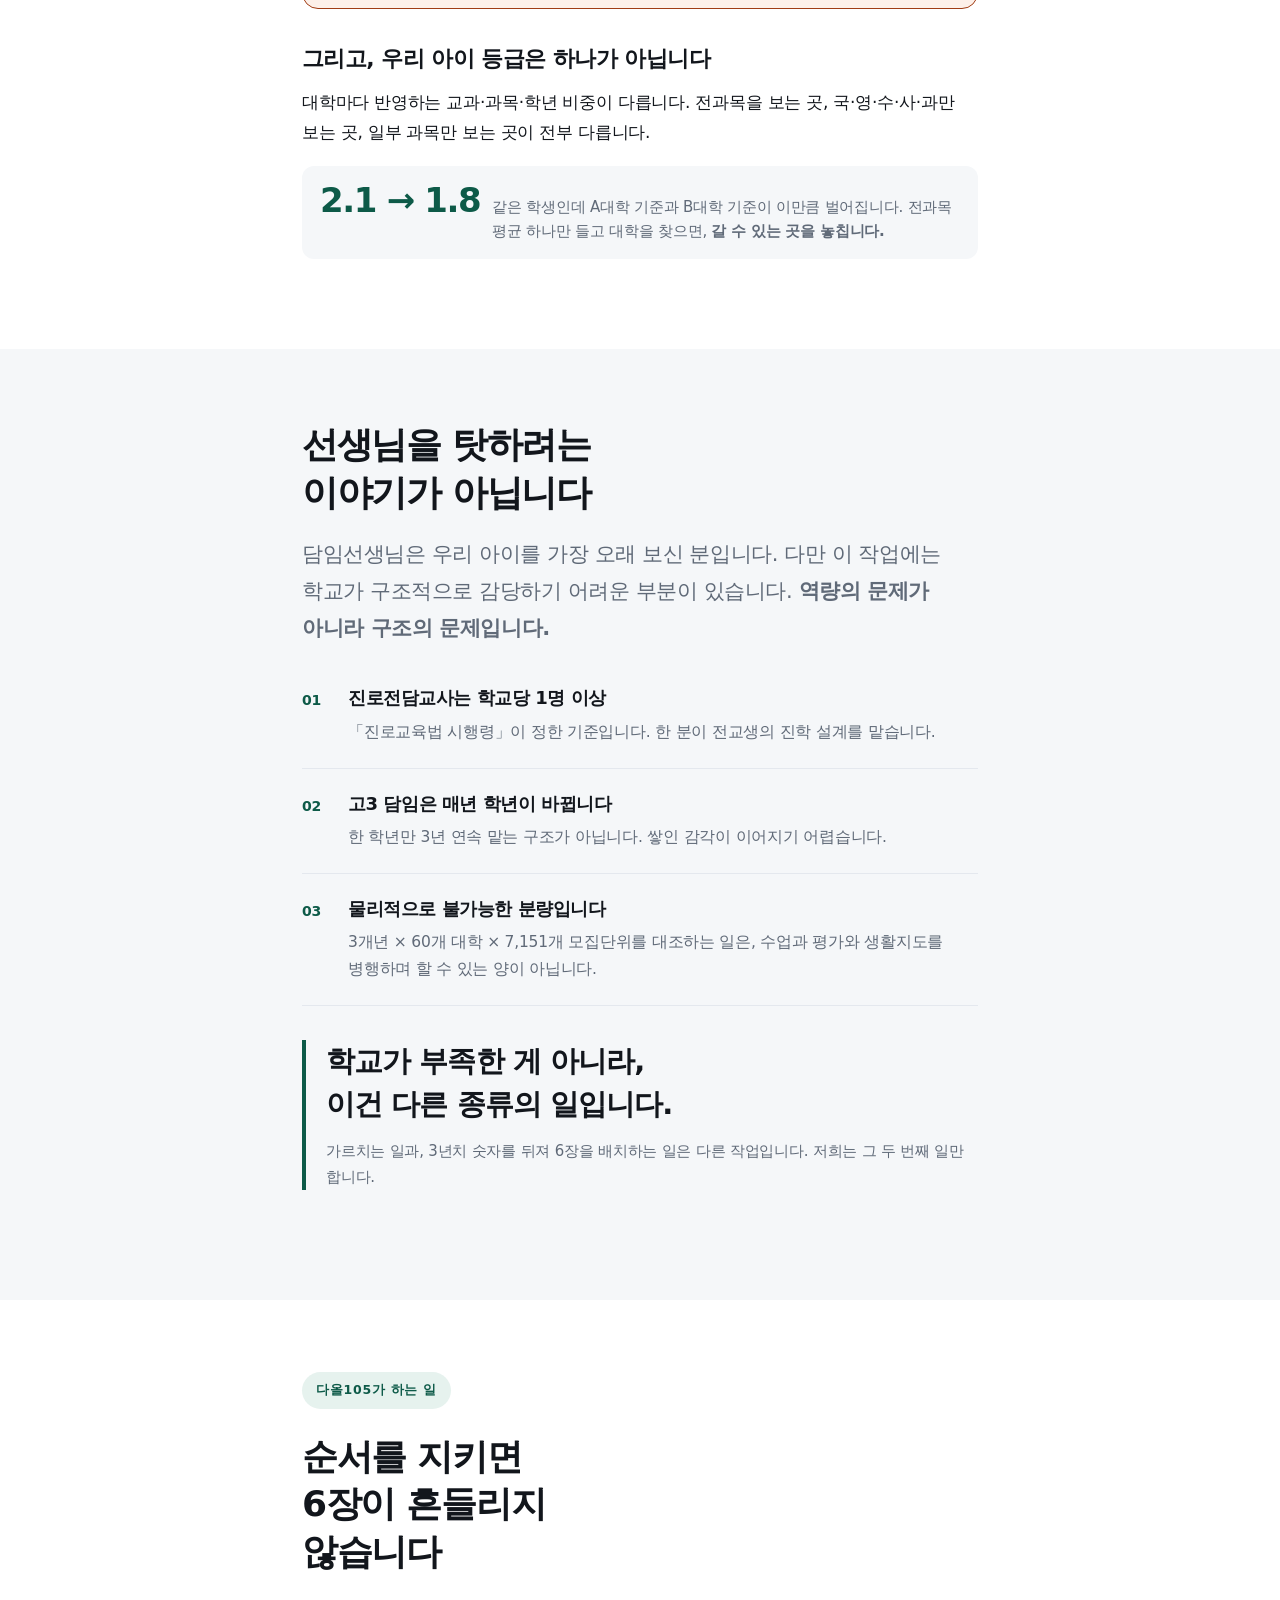
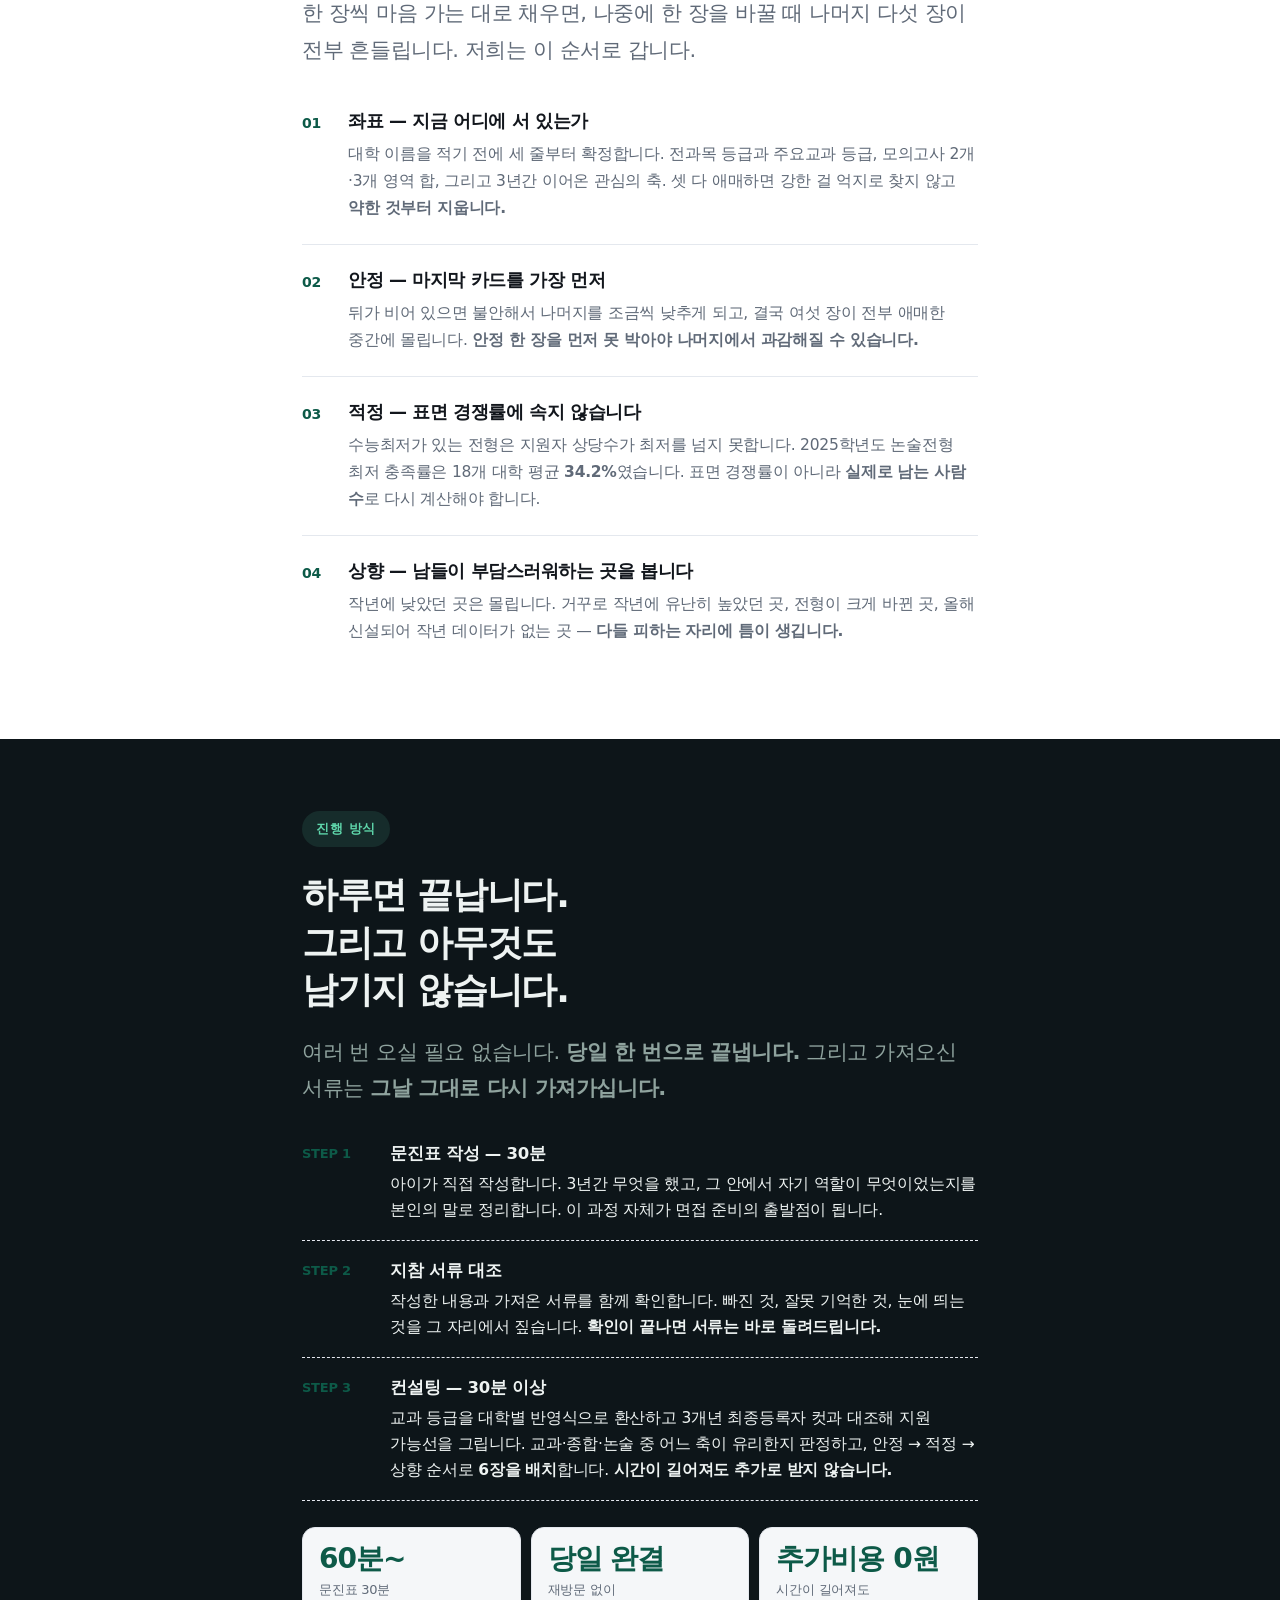
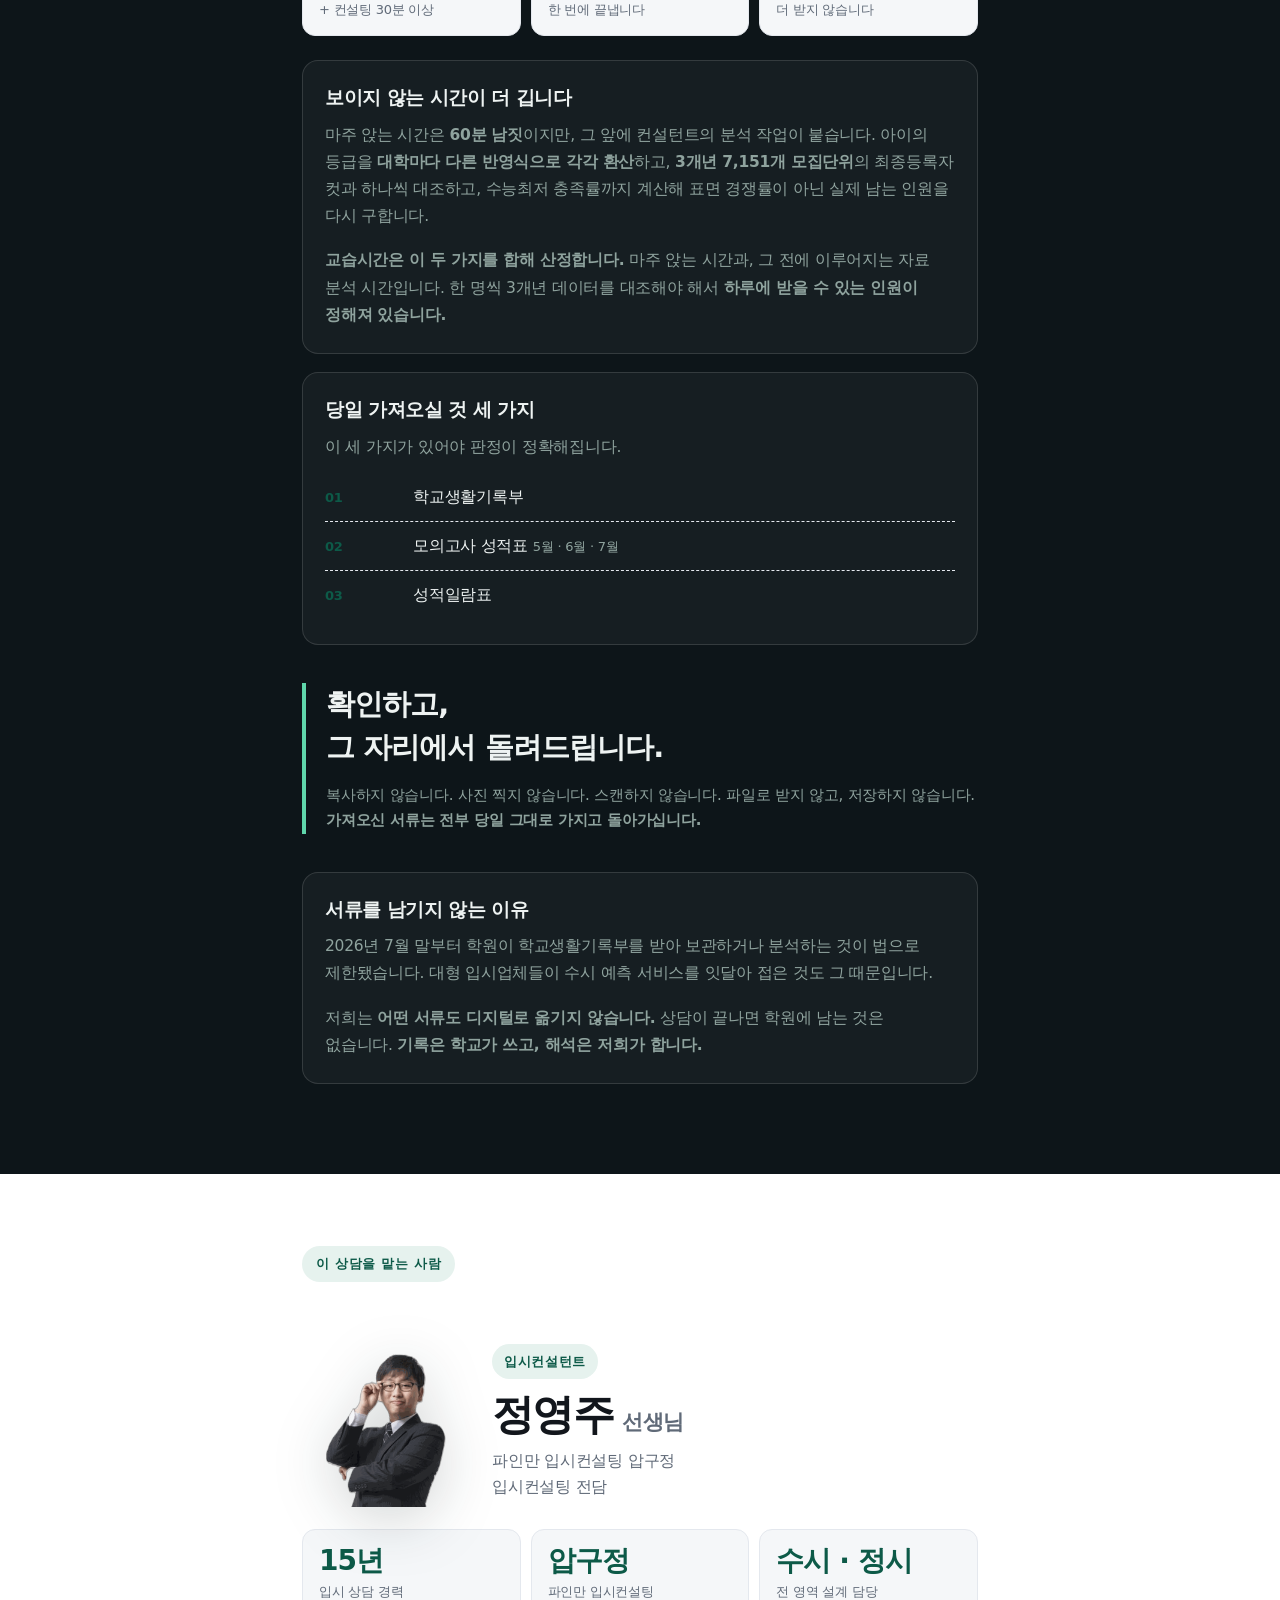
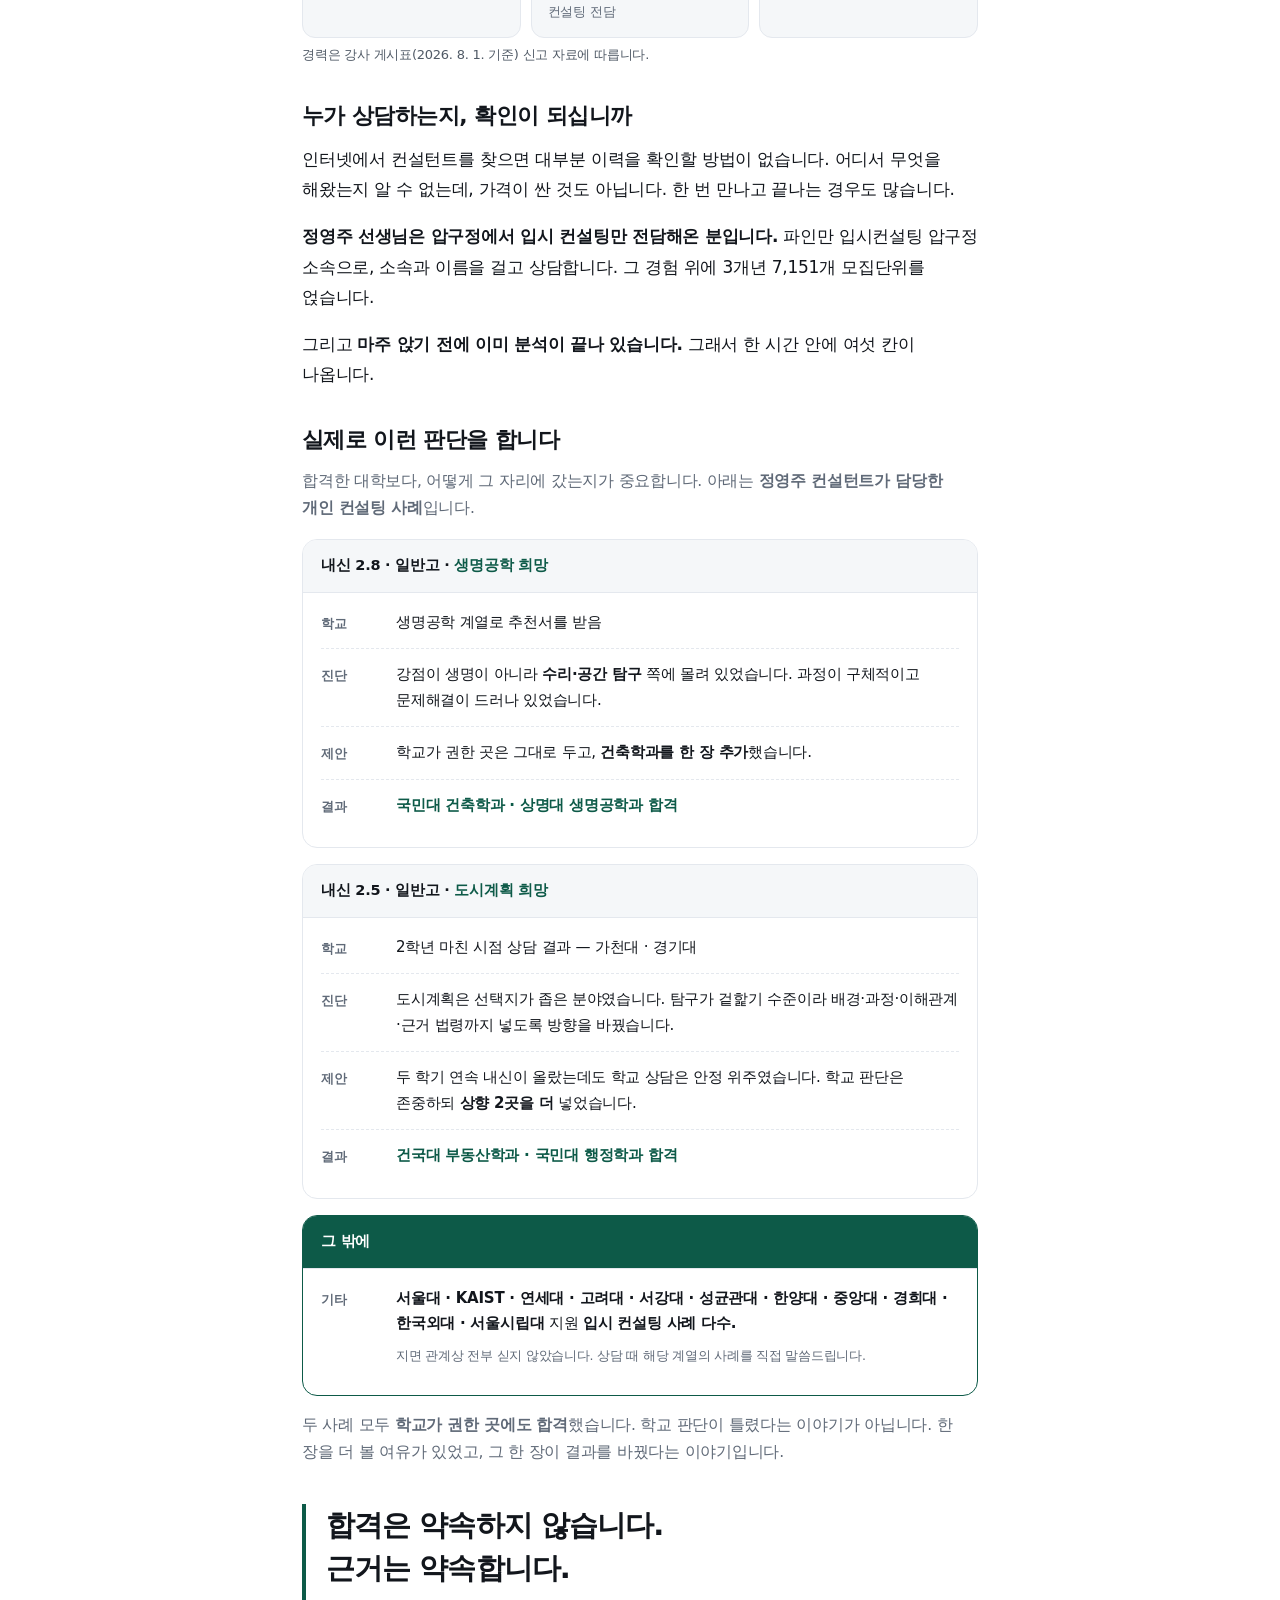
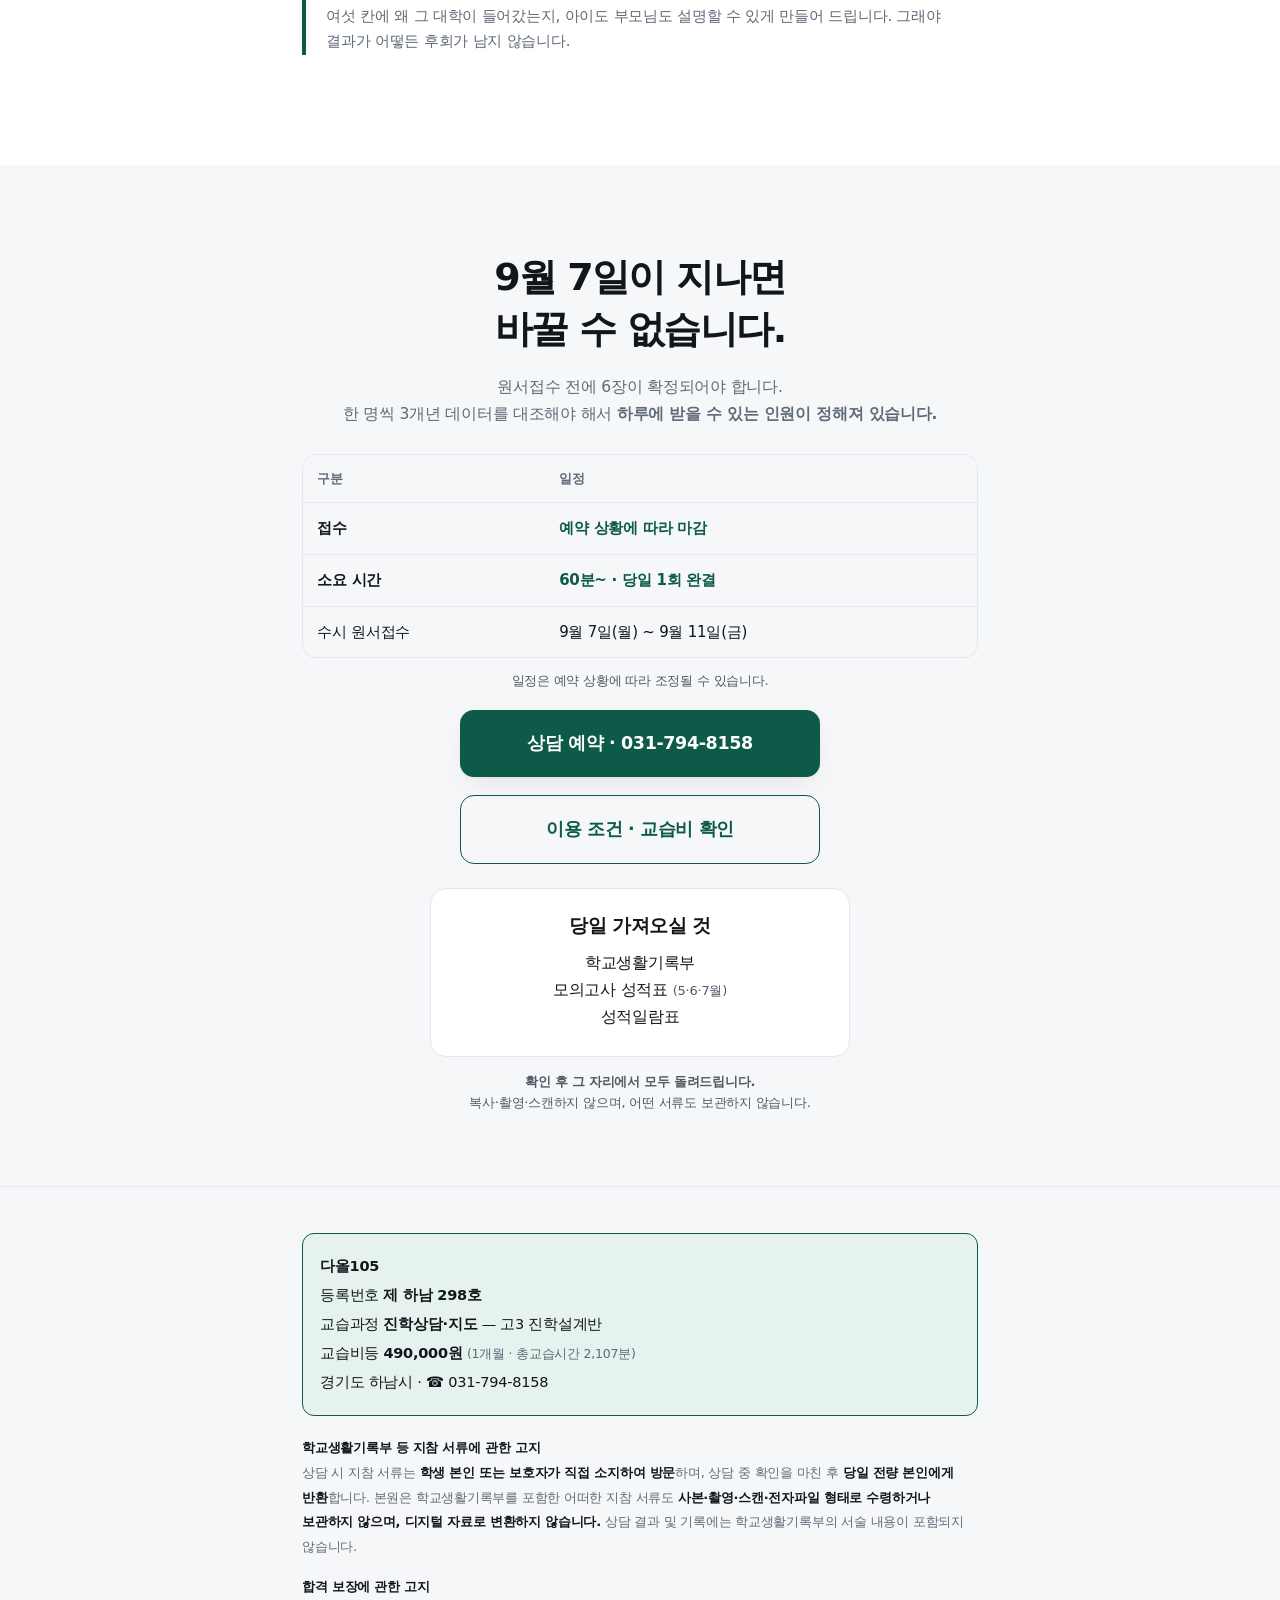
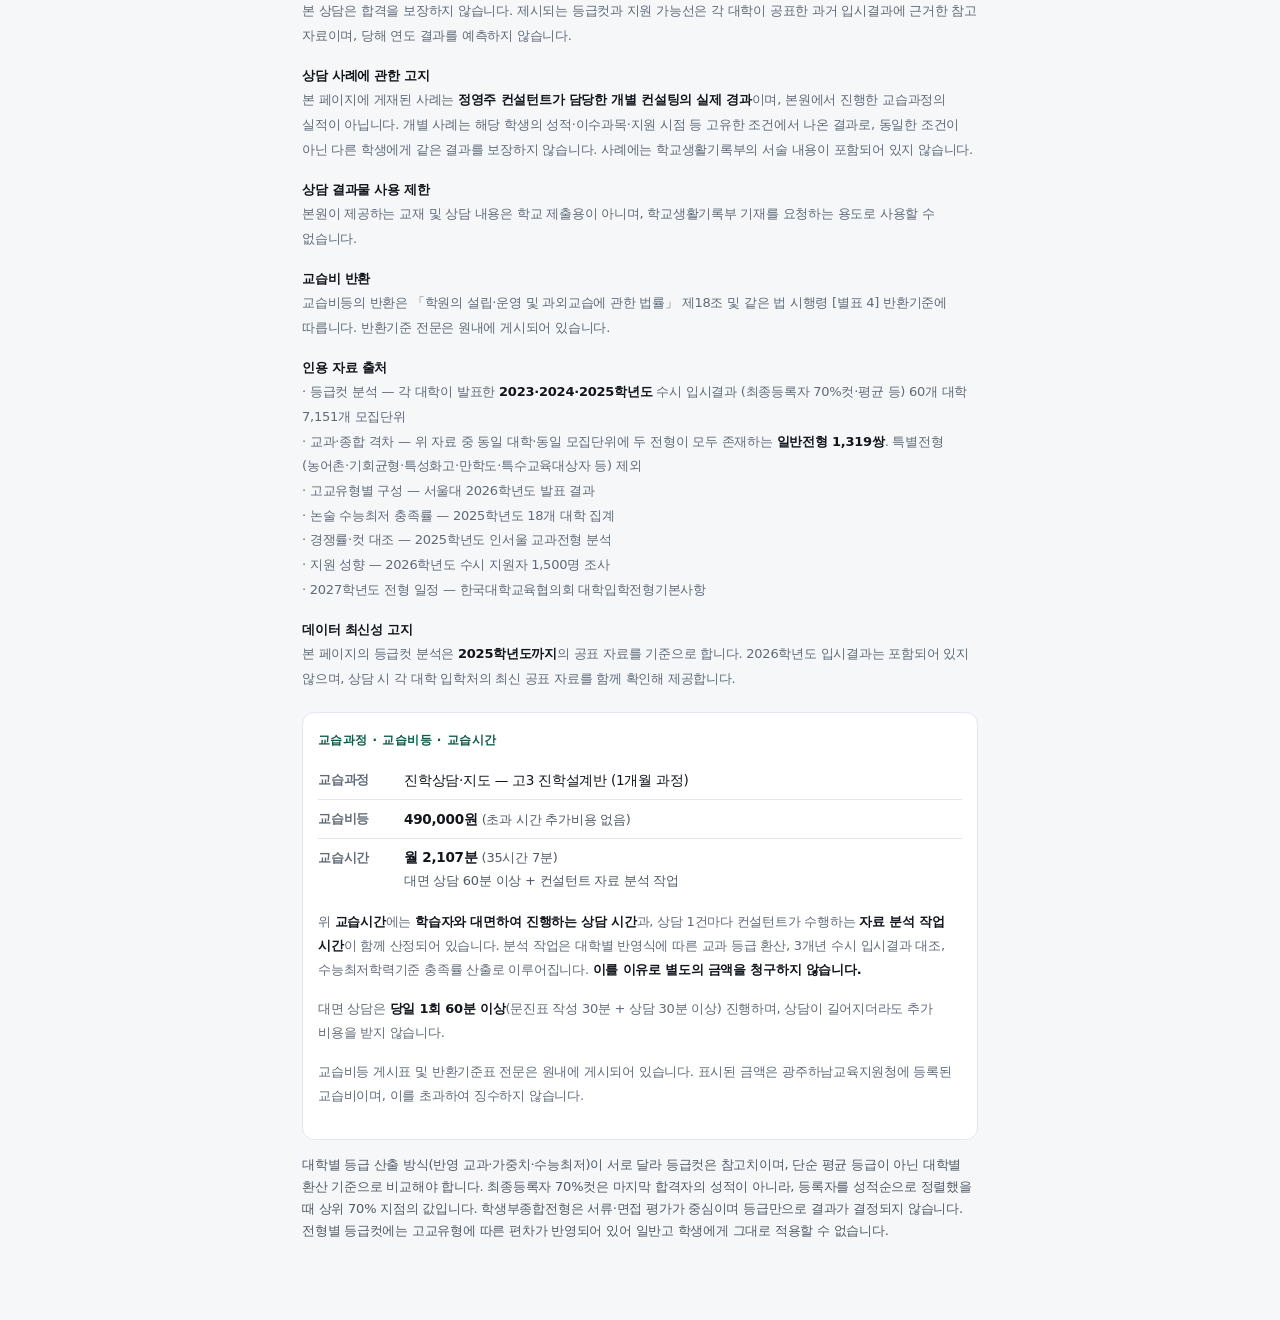
<file: consulting/index.html>
<!doctype html>
<html lang="ko">
<head>
<meta charset="utf-8">
<meta name="viewport" content="width=device-width,initial-scale=1,viewport-fit=cover">
<title>2027 수시 지원 전략 설계 | 다올105 · 하남 미사</title>
<meta name="description" content="우리 아이 어디까지 갈 수 있을까요. 3년 동안 아무도 답해주지 않은 그 질문에, 데이터로 답합니다. 다올105 · 등록번호 제 하남 298호">
<meta property="og:title" content="우리 아이, 어디까지 갈 수 있을까요">
<meta property="og:description" content="3년 동안 물으셨을 겁니다. 그리고 아직 답을 못 들으셨을 겁니다.">
<meta name="format-detection" content="telephone=no">
<style>
:root{
  --bg:#fff; --fg:#12161c; --dim:#606a78; --faint:#505a66;
  --line:#e4e8ee; --soft:#f5f7f9; --soft2:#eef2f5;
  --acc:#0d5a48; --acc-l:#e6f2ee; --acc-t:#0a4437;
  --warm:#a03c14; --warm-l:#fdf0e9;
  --ink-bg:#0d1519; --ink-fg:#eef3f2; --ink-dim:#8fa39e; --ink-acc:#5fd6ab;
  --sh:0 1px 2px rgba(12,22,32,.05),0 10px 30px -8px rgba(12,22,32,.10);
  --w:720px;
}
@media (prefers-color-scheme:dark){
  :root{
    --bg:#0d1116; --fg:#e9eef3; --dim:#9aa5b3; --faint:#8e98a5;
    --line:#212934; --soft:#141a21; --soft2:#1a222b;
    --acc:#4fd1a5; --acc-l:#10241e; --acc-t:#8fe8c6;
    --warm:#f0a878; --warm-l:#241810;
    --ink-bg:#060a0d; --ink-fg:#e9eef3; --ink-dim:#8b9aa5; --ink-acc:#5fd6ab;
    --sh:0 1px 2px rgba(0,0,0,.4),0 10px 30px -8px rgba(0,0,0,.5);
  }
}
:root[data-theme="dark"]{
  --bg:#0d1116; --fg:#e9eef3; --dim:#9aa5b3; --faint:#8e98a5;
  --line:#212934; --soft:#141a21; --soft2:#1a222b;
  --acc:#4fd1a5; --acc-l:#10241e; --acc-t:#8fe8c6;
  --warm:#f0a878; --warm-l:#241810;
  --ink-bg:#060a0d; --ink-fg:#e9eef3; --ink-dim:#8b9aa5; --ink-acc:#5fd6ab;
}
:root[data-theme="light"]{
  --bg:#fff; --fg:#12161c; --dim:#606a78; --faint:#505a66;
  --line:#e4e8ee; --soft:#f5f7f9; --soft2:#eef2f5;
  --acc:#0d5a48; --acc-l:#e6f2ee; --acc-t:#0a4437;
  --warm:#a03c14; --warm-l:#fdf0e9;
  --ink-bg:#0d1519; --ink-fg:#eef3f2; --ink-dim:#8fa39e; --ink-acc:#5fd6ab;
}
*{box-sizing:border-box;margin:0;padding:0}
html{-webkit-text-size-adjust:100%;scroll-behavior:smooth}
body{
  background:var(--bg);color:var(--fg);
  font-family:"Pretendard","Apple SD Gothic Neo","Malgun Gothic",system-ui,sans-serif;
  font-size:17px;line-height:1.78;letter-spacing:-.014em;
  word-break:keep-all;overflow-wrap:break-word;
}
.w{max-width:var(--w);margin:0 auto;padding:0 22px}
sec,section{display:block}
.pad{padding:72px 0}
.pad-s{padding:54px 0}
.ink{background:var(--ink-bg);color:var(--ink-fg)}
.ink .dim{color:var(--ink-dim)}
.tint{background:var(--soft)}

h1{font-size:clamp(31px,8.4vw,52px);line-height:1.26;letter-spacing:-.042em;font-weight:800}
h2{font-size:clamp(24px,5.8vw,36px);line-height:1.32;letter-spacing:-.036em;font-weight:800;margin-bottom:20px}
h3{font-size:clamp(18px,3.9vw,22px);line-height:1.45;letter-spacing:-.025em;font-weight:700;margin:34px 0 12px}
p{margin:0 0 17px;font-size:17px}
p:last-child{margin-bottom:0}
.lead{font-size:clamp(18.5px,4.6vw,21px);line-height:1.75;color:var(--dim);letter-spacing:-.02em}
.ink .lead{color:var(--ink-dim)}
.dim{color:var(--dim)}
.sm{font-size:15.5px;line-height:1.75}
.xs{font-size:13px;line-height:1.68;color:var(--faint)}
/* 어두운 섹션(.ink) 안에서는 밝은 보조색을 써야 대비가 확보된다 */
.ink .xs,.ink .sm.dim,.ink small{color:var(--ink-dim)}
strong{font-weight:700}
em{font-style:normal;color:var(--acc);font-weight:700}
.ink em{color:var(--ink-acc)}

.eyebrow{display:inline-block;font-size:12.5px;font-weight:700;letter-spacing:.06em;
  color:var(--acc);background:var(--acc-l);padding:7px 14px;border-radius:99px;margin-bottom:24px}
.ink .eyebrow{color:var(--ink-acc);background:rgba(95,214,171,.12)}

/* hero */
.hero-wrap{position:relative;overflow:hidden;isolation:isolate}
.hero-bg{position:absolute;inset:0;z-index:-2;background-image:url('assets/facility.jpg');
  background-size:cover;background-position:center 62%;opacity:.16;filter:saturate(.35) contrast(1.02)}
.hero-bg::after{content:"";position:absolute;inset:0;
  background:linear-gradient(180deg,
    rgba(6,10,13,.93) 0%, rgba(6,10,13,.86) 34%, rgba(6,10,13,.82) 62%, rgba(6,10,13,.97) 100%)}
/* 컨설턴트 — 배경에 크게, 은은하게 */
.hero-figure{position:absolute;right:-18%;bottom:0;z-index:-1;
  width:min(88vw,600px);pointer-events:none;user-select:none;
  opacity:.40;filter:grayscale(.3) contrast(1.02);
  -webkit-mask-image:linear-gradient(to left, #000 26%, transparent 90%),
    linear-gradient(to top, transparent 2%, #000 20%);
  -webkit-mask-composite:source-in;
  mask-image:linear-gradient(to left, #000 26%, transparent 90%),
    linear-gradient(to top, transparent 2%, #000 20%);
  mask-composite:intersect}
.hero-figure img{width:100%;height:auto;display:block}
@media (min-width:760px){ .hero-figure{right:-7%;width:min(54vw,620px);opacity:.36} }
@media (max-width:430px){ .hero-figure{right:-26%;width:104vw;opacity:.32} }
.hero{padding:30px 0 52px;position:relative}
.hero h1{margin-bottom:22px;text-shadow:0 2px 22px rgba(0,0,0,.5)}
.hero .lead{max-width:600px}
.logo{display:block;width:76px;height:auto;margin-bottom:20px;opacity:.95}
.rule{height:1px;background:var(--line);margin:34px 0;border:0}
.ink .rule{background:rgba(255,255,255,.1)}

/* hero profile strip */
.hprof{display:block;margin-top:30px;padding:15px 18px;max-width:340px;
  background:rgba(255,255,255,.06);border:1px solid rgba(255,255,255,.15);
  border-radius:14px;backdrop-filter:blur(8px)}
.hprof-b{min-width:0}
.hprof-k{display:block;font-size:11.5px;font-weight:700;letter-spacing:.07em;
  color:var(--ink-acc);margin-bottom:6px}
.hprof-n{font-size:clamp(20px,5vw,25px);font-weight:800;letter-spacing:-.032em;line-height:1.25}
.hprof-n em{font-size:.6em;font-weight:700;color:var(--ink-dim);margin-left:8px;letter-spacing:-.01em}
.hprof-c{font-size:13px;line-height:1.6;color:var(--ink-dim);margin-top:7px}
.hprof-c b{color:var(--ink-acc);font-weight:800}
@media (max-width:380px){ .hprof{padding:13px 15px;max-width:none} }

/* pull quote — the spine of the page */
.pull{
  font-size:clamp(21px,5vw,29px);line-height:1.48;letter-spacing:-.032em;font-weight:800;
  margin:38px 0;padding-left:20px;border-left:4px solid var(--acc);
}
.ink .pull{border-left-color:var(--ink-acc)}
.pull small{display:block;font-size:15px;font-weight:500;line-height:1.7;
  color:var(--dim);margin-top:14px;letter-spacing:-.015em}
.ink .pull small{color:var(--ink-dim)}

/* big statement, centered */
.say{font-size:clamp(27px,7vw,38px);line-height:1.38;letter-spacing:-.042em;
  font-weight:800;text-align:center;margin:14px 0}

/* card */
.card{border:1px solid var(--line);border-radius:16px;padding:24px 22px;margin:18px 0;background:var(--bg)}
.card h3{margin:0 0 10px;font-size:18.5px}
.card.a{border-color:var(--acc);background:var(--acc-l)}
.card.wm{border-color:var(--warm);background:var(--warm-l)}
.ink .card{border-color:rgba(255,255,255,.13);background:rgba(255,255,255,.04)}

/* misbelief blocks */
.mis{border-top:1px solid var(--line);padding:26px 0}
.mis:last-of-type{border-bottom:1px solid var(--line)}
.mis-q{font-size:clamp(18px,4.2vw,22px);font-weight:800;letter-spacing:-.028em;
  line-height:1.5;margin-bottom:12px}
.mis-q span{color:var(--faint);font-weight:700;margin-right:9px}
.mis-a{font-size:16px;line-height:1.78;color:var(--dim)}
.mis-a b{color:var(--fg)}

/* number, subordinate to text */
.fig{display:flex;align-items:baseline;gap:12px;flex-wrap:wrap;
  margin:18px 0;padding:16px 18px;background:var(--soft);border-radius:12px}
.fig b{font-size:clamp(26px,6.4vw,34px);font-weight:800;letter-spacing:-.04em;
  color:var(--acc);line-height:1.1}
.fig span{font-size:15px;line-height:1.62;color:var(--dim);flex:1 1 190px}
.ink .fig{background:rgba(255,255,255,.05)}
.ink .fig b{color:var(--ink-acc)}

/* table */
.tw{overflow-x:auto;-webkit-overflow-scrolling:touch;margin:22px 0;
  border:1px solid var(--line);border-radius:14px}
table{border-collapse:collapse;width:100%;min-width:420px;font-size:15px}
th,td{padding:12px 14px;text-align:left;border-bottom:1px solid var(--line)}
th{background:var(--soft);font-weight:700;font-size:13px;color:var(--dim);white-space:nowrap}
tr:last-child td{border-bottom:0}
td.n{text-align:right;font-variant-numeric:tabular-nums;white-space:nowrap;font-weight:600}
td.hl{color:var(--acc);font-weight:800}

/* steps */
.st{display:flex;gap:16px;padding:22px 0;border-bottom:1px solid var(--line)}
.st:last-of-type{border-bottom:0}
.st-n{flex:0 0 30px;font-size:14px;font-weight:800;color:var(--acc);padding-top:3px;
  font-variant-numeric:tabular-nums}
.st-b{flex:1;min-width:0}
.st-b h3{margin:0 0 7px;font-size:18px}
.st-b p{font-size:15.5px;line-height:1.74;color:var(--dim);margin:0}

/* program rows */
.pr{display:flex;gap:14px;align-items:flex-start;padding:16px 0;border-bottom:1px dashed var(--line)}
.pr:last-child{border-bottom:0}
.pr-t{flex:0 0 74px;font-size:13px;font-weight:700;color:var(--acc);padding-top:2px}
.pr-b{flex:1;min-width:0;font-size:15.5px;line-height:1.7}
.pr-b b{display:block;font-size:16.5px;margin-bottom:3px}

/* cta */
.btn{display:block;width:100%;max-width:360px;margin:18px auto 0;padding:18px 24px;
  background:var(--acc);color:#fff;border-radius:14px;text-decoration:none;text-align:center;
  font-weight:800;font-size:17.5px;letter-spacing:-.022em;box-shadow:var(--sh)}
:root[data-theme="dark"] .btn,.ink .btn{color:#08120f}
@media (prefers-color-scheme:dark){.btn{color:#08120f}}
.btn.g{background:transparent;border:1.5px solid var(--acc);color:var(--acc);box-shadow:none}
:root[data-theme="dark"] .btn.g{color:var(--acc)}
@media (prefers-color-scheme:dark){.btn.g{color:var(--acc)}}

/* profile */
.prof{display:flex;gap:22px;align-items:flex-end;margin:26px 0 4px;flex-wrap:wrap}
.prof-img{flex:0 0 168px;max-width:168px;position:relative}
.prof-img img{width:100%;height:auto;display:block;filter:drop-shadow(0 12px 28px rgba(10,30,25,.18))}
.prof-txt{flex:1 1 260px;min-width:0;padding-bottom:6px}
.prof-role{font-size:13px;font-weight:700;letter-spacing:.05em;color:var(--acc);
  background:var(--acc-l);padding:6px 12px;border-radius:99px;display:inline-block;margin-bottom:12px}
.prof-name{font-size:clamp(30px,7.4vw,42px);font-weight:800;letter-spacing:-.04em;line-height:1.15}
.prof-name span{font-size:.5em;font-weight:700;color:var(--dim);margin-left:9px;letter-spacing:-.02em}
.prof-sub{font-size:16px;color:var(--dim);margin-top:9px;line-height:1.65}
@media (max-width:420px){
  .prof{gap:18px;align-items:center}
  .prof-img{flex:0 0 142px;max-width:142px}
}
.creds{display:flex;flex-wrap:wrap;gap:10px;margin:22px 0 6px}
.cred{flex:1 1 150px;background:var(--soft);border:1px solid var(--line);
  border-radius:13px;padding:15px 16px}
.cred b{display:block;font-size:clamp(22px,5.4vw,28px);font-weight:800;
  letter-spacing:-.035em;color:var(--acc);line-height:1.15}
.cred span{display:block;font-size:13px;color:var(--dim);margin-top:5px;line-height:1.55}

/* case */
.case{border:1px solid var(--line);border-radius:15px;overflow:hidden;margin:16px 0}
.more-c{border-color:var(--acc)}
.more-c .case-h{background:var(--acc);color:#fff}
.mc-n{display:block;margin-top:8px;font-size:12.5px;color:var(--dim,#6B7684);
  font-weight:400;line-height:1.7}
.case-h{background:var(--soft);padding:13px 18px;font-size:14.5px;font-weight:700;
  border-bottom:1px solid var(--line)}
.case-h em{color:var(--acc);font-weight:800}
.case-b{padding:4px 18px 16px}
.case-r{display:flex;gap:13px;padding:13px 0;border-bottom:1px dashed var(--line);font-size:15px;line-height:1.7}
.case-r:last-child{border-bottom:0}
.case-r b{flex:0 0 62px;font-size:12.5px;font-weight:700;color:var(--dim);padding-top:3px}
.case-r div{flex:1;min-width:0}
.case-r.hit div{color:var(--acc);font-weight:700}

/* footer */
footer{background:var(--soft);border-top:1px solid var(--line);padding:40px 0 64px}
.lg{font-size:13px;line-height:1.9;color:var(--dim)}
.lg b{color:var(--fg)}
/* 학원법 시행령 제16조의3 광고 표시 4항목 — 명확히 읽히도록 본문급으로 키움 */
.lgbox{border:1.5px solid var(--acc);border-radius:12px;padding:18px 17px;margin:6px 0 20px;
  background:var(--acc-l);font-size:14.5px;line-height:2.0;color:var(--fg)}
.lgbox b{color:var(--fg);font-weight:800}
.lgbox .xs{font-size:12.5px;color:var(--dim)}
.lg p{font-size:13px;margin-bottom:15px}
/* 하단 법정 고지 — 교습과정·교습비등·교습시간 */
.lgbox2{border:1px solid var(--line);border-radius:12px;padding:16px 15px;margin:20px 0 14px;background:var(--bg)}
.lg2-t{font-size:12px;font-weight:800;letter-spacing:.04em;color:var(--acc);margin-bottom:10px}
table.lg2{width:100%;min-width:0;border-collapse:collapse;font-size:13.5px;margin:0}
table.lg2 th{width:76px;padding:7px 0;text-align:left;vertical-align:top;background:transparent;
  font-size:12.5px;font-weight:700;color:var(--dim);white-space:nowrap;border-bottom:1px solid var(--line)}
table.lg2 td{padding:7px 0 7px 10px;border-bottom:1px solid var(--line);line-height:1.7;color:var(--fg)}
table.lg2 tr:last-child th,table.lg2 tr:last-child td{border-bottom:0}
.lg2-n{font-size:12.5px;line-height:1.85;color:var(--dim);margin:11px 0 0}
.lg2-n b{color:var(--fg)}
</style>
</head>
<body>

<!-- ── HERO ── -->
<div class="ink hero-wrap">
<div class="hero-bg"></div>
<div class="hero-figure"><img src="assets/jeong.png" alt="" aria-hidden="true" width="560" height="582" decoding="async"></div>
<div class="w"><section class="hero">
  <img class="logo" src="assets/logo.png" alt="다올105 미사학원" width="255" height="213">
  <span class="eyebrow">2027학년도 수시 · 하남 미사</span>
  <h1>우리 아이,<br>어디까지<br>갈 수 있을까요.</h1>
  <p class="lead">
    3년 동안 이 질문을 하셨을 겁니다.<br>
    그리고 아직도 <strong>시원한 답을 들으신 적이 없을</strong> 겁니다.
  </p>
  <hr class="rule">
  <p class="sm dim">
    담임선생님께도, 설명회에서도, 커뮤니티에서도 물어보셨겠죠.
    돌아온 건 대부분 “좀 더 지켜보자”, “안정적으로 가자”였을 겁니다.
    그게 성의가 없어서가 아닙니다.
  </p>
  <p class="say" style="margin-top:30px">그 답이<br>원래 없기 때문입니다.</p>

  <div class="hprof">
    <div class="hprof-b">
      <span class="hprof-k">이 상담을 맡는 사람</span>
      <div class="hprof-n">정영주 <em>입시컨설턴트</em></div>
      <p class="hprof-c"><b>파인만 입시컨설팅 압구정</b><br>입시컨설팅 전담 · 경력 15년</p>
    </div>
  </div>
</section></div>
</div>

<!-- ── 1. 왜 답이 없나 ── -->
<div class="w"><section class="pad">
  <h2>올해 합격선은<br>아직 세상에 없습니다</h2>
  <p class="lead">
    지금 찾고 계신 그 숫자 — <strong>“이 성적이면 어디”</strong> —
    올해 것은 아직 만들어지지 않았습니다.
  </p>
  <p>
    원서접수가 끝나고, 최초 합격자가 나오고, 예비번호가 다 돌고,
    최종 등록까지 마감돼야 그때 비로소 생깁니다. <strong>12월 말입니다.</strong>
  </p>

  <div class="card">
    <h3>예비번호가 도는 이유</h3>
    <p class="sm dim">
      10명 뽑는 학과에서 최초 합격자 4명이 다른 대학에도 붙었다고 해봅시다.
      그 4명이 다른 곳에 등록하면 4자리가 빕니다. 예비 1번부터 연락이 갑니다.
      그런데 예비 1번도 이미 다른 대학에 등록했을 수 있죠. 다음 번호로 넘어갑니다.
      한 자리가 비면 그 자리가 아래로, 또 아래로 이동합니다.
    </p>
  </div>

  <p>
    올해 누가 어디로 몰릴지, 누가 수능최저를 맞출지, 몇 명이 중복 합격으로 빠져나갈지 —
    <strong>아직 아무것도 정해지지 않았습니다.</strong>
    그래서 모든 학생에게 똑같이 적용되는 정답표는 존재할 수가 없습니다.
  </p>

  <div class="pull">
    답이 없는 게 아니라,<br>질문이 틀렸습니다.
    <small>“어디까지 갈 수 있나”가 아니라 “어떤 순서로 좁힐 것인가”입니다.
    아직 만들어지지 않은 결과를 한 번에 맞힐 수는 없지만,
    조건을 하나씩 넣어 좁히면 가능성 있는 구간까지는 충분히 가까이 갑니다.</small>
  </div>
</section></div>

<!-- ── 2. 흔한 오답 ── -->
<div class="tint"><div class="w"><section class="pad">
  <span class="eyebrow">이 시기에 가장 많이 하는 선택</span>
  <h2>답이 안 보이면,<br>사람은 셋 중 하나를 합니다</h2>

  <div class="mis">
    <div class="mis-q"><span>01</span>“작년에 이 성적으로 붙었대요”</div>
    <p class="mis-a">
      가장 흔하고, 가장 위험합니다. 저희가 3개년 등급컷을 전부 대조해봤습니다.
      3년치가 모두 공개된 <b>5,101개 모집단위</b>에서 컷은 평균 <b>0.64등급</b>씩 움직였고,
      <b>5곳 중 1곳(19.4%)은 1등급 이상</b> 흔들렸습니다.
      작년 숫자 하나에 6장을 걸면, 다섯 번에 한 번은 완전히 다른 지도를 보게 됩니다.
    </p>
  </div>

  <div class="mis">
    <div class="mis-q"><span>02</span>“카페에서 봤는데 거기가 빠졌대요”</div>
    <p class="mis-a">
      그 글은 <b>우리만 보는 게 아닙니다.</b>
      작년에 컷이 유난히 낮았던 곳은 올해 모두가 주목합니다. 몰리면 다시 오릅니다.
      실제로 2025학년도 인서울 교과전형에서 <b>경쟁률이 크게 떨어진 100개 학과</b> 중
      컷이 실제로 내려간 곳은 <b>52개</b>였습니다. <b>28개는 오히려 올랐습니다.</b>
      경쟁률 하나만 보고 판단하면 절반은 틀립니다.
    </p>
  </div>

  <div class="mis">
    <div class="mis-q"><span>03</span>“일단 안정적으로 쓰자”</div>
    <p class="mis-a">
      요즘 <b>“올해가 마지막이다, 재수는 절대 안 된다”</b>는 말이 많이 돕니다.
      그 공포가 지원을 실력보다 훨씬 아래로 끌어내립니다.
      그런데 정작 2026학년도 수시 지원자 1,500명을 조사해보니
      <b>4명 중 1명(26.8%)은 안정을 아예 쓰지 않았습니다.</b>
      평균은 상향 2.52장 · 적정 1.99장 · 안정 1.18장이었습니다.
      <b>불안해서 낮춘 것도, 불안해서 안 쓴 것도 전부 근거가 없는 선택입니다.</b>
    </p>
  </div>

  <div class="pull" style="margin-top:36px">
    세 가지 모두<br>같은 원인에서 나옵니다.
    <small>근거가 없어서입니다. 근거가 없으면 남의 사례를 따라가거나, 겁이 나서 낮추게 됩니다.
    12년을 준비한 아이의 마지막 선택이 그렇게 정해지면 안 됩니다.</small>
  </div>
</section></div></div>

<!-- ── 3. 진짜 문제 ── -->
<div class="w"><section class="pad">
  <span class="eyebrow">저희가 데이터를 뒤지며 알게 된 것</span>
  <h2>가장 위험한 건<br>‘몰라서’가 아니라<br>‘잘못 알아서’입니다</h2>

  <h3>“내신이 부족하니 학종으로 돌리자”</h3>
  <p>
    가장 많이 듣는 말이고, 절반만 맞습니다.
    같은 대학·같은 학과에서 두 전형의 컷을 나란히 놓아봤습니다.
    특별전형은 모집단이 달라 전부 빼고, 일반전형만 <strong>1,319쌍</strong>입니다.
  </p>
  <div class="fig">
    <b>0.74등급</b>
    <span>종합전형 컷이 교과전형보다 낮은 폭 — <strong>중앙값</strong>.
      1,319쌍 중 1,285쌍(97.4%)에서 종합이 더 낮았습니다.</span>
  </div>
  <p>
    여기서 대부분 멈춥니다. <strong>“그럼 종합이 유리하네”</strong> 하고요.
  </p>

  <div class="pull">
    내신을 깎아준다는<br>뜻이 아닙니다.
    <small>흔히 “학종 컷이 낮은 건 특목고 애들 때문”이라고 합니다.
    저희 데이터는 그렇게 말하지 않습니다. 특목고가 거의 가지 않는 학과
    — 사범·간호·예체능 — 에서도 차이는 <strong>0.71등급</strong>이 났습니다.
    결국 이 차이는 “누가 지원했느냐”가 아니라 <strong>“무엇을 보고 뽑느냐”</strong>에서 옵니다.
    그 0.7등급은 <strong>서류와 면접으로 채워야 하는 자리</strong>입니다. 그냥 비어 있는 자리가 아닙니다.</small>
  </div>

  <h3>그럼 3등급씩 벌어진 사례는 뭔가요</h3>
  <p>
    인터넷에 돌아다니는 그 사례들, 저희가 직접 뜯어봤습니다.
    격차가 2등급을 넘긴 곳은 1,319개 중 <strong>27개, 2%</strong>뿐이었습니다. 그 27개의 정체는 이렇습니다.
  </p>
  <div class="tw">
    <table>
      <thead><tr><th>격차 2등급 초과 학과</th><th class="n">비중</th></tr></thead>
      <tbody>
        <tr><td>기초과학·공학 <span class="xs">과학고·영재학교가 몰리는 곳</span></td><td class="n hl">41%</td></tr>
        <tr><td>어문·국제 <span class="xs">외고·국제고가 몰리는 곳</span></td><td class="n hl">15%</td></tr>
        <tr><td>인문사회·경상 등</td><td class="n">37%</td></tr>
        <tr><td>사범·간호·예체능·실용</td><td class="n">7%</td></tr>
      </tbody>
    </table>
  </div>
  <p>
    <strong>절반 이상이 특목고·영재학교가 몰리는 학과였습니다.</strong>
    영재학교는 법적으로 고등학교가 아니라서 <strong>학생부에 석차등급 자체가 나오지 않습니다.</strong>
    과학고도 학년 정원이 작아 최상위권끼리 붙어도 등급 숫자가 커집니다.
    <strong>이런 학생들이 섞인 컷은 일반고 아이의 좌표가 아닙니다.</strong>
  </p>

  <div class="card wm">
    <h3>같은 ‘학종’인데 완전히 다른 입시입니다</h3>
    <p class="sm">
      서울대 학종 <strong>일반전형</strong>은 합격자의 <strong>28.3%가 영재학교</strong> 출신입니다.
      같은 서울대 학종 <strong>지역균형</strong>은 508명 중 <strong>475명(93.5%)이 일반고</strong>였고,
      외고·국제고·과학고·영재학교는 <strong>0명</strong>이었습니다.
    </p>
    <p class="sm" style="margin-top:11px">
      이름표는 똑같이 ‘학생부종합’입니다.
      <strong>“학종이 유리한가”가 아니라 “어느 트랙인가”를 물어야 하는 이유입니다.</strong>
    </p>
    <p class="xs" style="margin-top:9px">서울대 2026학년도 발표 결과 기준</p>
  </div>

  <h3>그리고, 우리 아이 등급은 하나가 아닙니다</h3>
  <p>
    대학마다 반영하는 교과·과목·학년 비중이 다릅니다.
    전과목을 보는 곳, 국·영·수·사·과만 보는 곳, 일부 과목만 보는 곳이 전부 다릅니다.
  </p>
  <div class="fig">
    <b>2.1 → 1.8</b>
    <span>같은 학생인데 A대학 기준과 B대학 기준이 이만큼 벌어집니다.
      전과목 평균 하나만 들고 대학을 찾으면, <strong>갈 수 있는 곳을 놓칩니다.</strong></span>
  </div>
</section></div>

<!-- ── 4. 학교 ── -->
<div class="tint"><div class="w"><section class="pad">
  <h2>선생님을 탓하려는<br>이야기가 아닙니다</h2>
  <p class="lead">
    담임선생님은 우리 아이를 가장 오래 보신 분입니다.
    다만 이 작업에는 학교가 구조적으로 감당하기 어려운 부분이 있습니다.
    <strong>역량의 문제가 아니라 구조의 문제입니다.</strong>
  </p>

  <div class="st">
    <div class="st-n">01</div>
    <div class="st-b">
      <h3>진로전담교사는 학교당 1명 이상</h3>
      <p>「진로교육법 시행령」이 정한 기준입니다. 한 분이 전교생의 진학 설계를 맡습니다.</p>
    </div>
  </div>
  <div class="st">
    <div class="st-n">02</div>
    <div class="st-b">
      <h3>고3 담임은 매년 학년이 바뀝니다</h3>
      <p>한 학년만 3년 연속 맡는 구조가 아닙니다. 쌓인 감각이 이어지기 어렵습니다.</p>
    </div>
  </div>
  <div class="st">
    <div class="st-n">03</div>
    <div class="st-b">
      <h3>물리적으로 불가능한 분량입니다</h3>
      <p>3개년 × 60개 대학 × 7,151개 모집단위를 대조하는 일은,
        수업과 평가와 생활지도를 병행하며 할 수 있는 양이 아닙니다.</p>
    </div>
  </div>

  <div class="pull" style="margin-top:34px">
    학교가 부족한 게 아니라,<br>이건 다른 종류의 일입니다.
    <small>가르치는 일과, 3년치 숫자를 뒤져 6장을 배치하는 일은 다른 작업입니다.
    저희는 그 두 번째 일만 합니다.</small>
  </div>
</section></div></div>

<!-- ── 5. 우리 방식 ── -->
<div class="w"><section class="pad">
  <span class="eyebrow">다올105가 하는 일</span>
  <h2>순서를 지키면<br>6장이 흔들리지<br>않습니다</h2>
  <p class="lead">
    한 장씩 마음 가는 대로 채우면, 나중에 한 장을 바꿀 때 나머지 다섯 장이 전부 흔들립니다.
    저희는 이 순서로 갑니다.
  </p>

  <div class="st">
    <div class="st-n">01</div>
    <div class="st-b">
      <h3>좌표 — 지금 어디에 서 있는가</h3>
      <p>대학 이름을 적기 전에 세 줄부터 확정합니다. 전과목 등급과 주요교과 등급,
        모의고사 2개·3개 영역 합, 그리고 3년간 이어온 관심의 축.
        셋 다 애매하면 강한 걸 억지로 찾지 않고 <strong>약한 것부터 지웁니다.</strong></p>
    </div>
  </div>
  <div class="st">
    <div class="st-n">02</div>
    <div class="st-b">
      <h3>안정 — 마지막 카드를 가장 먼저</h3>
      <p>뒤가 비어 있으면 불안해서 나머지를 조금씩 낮추게 되고,
        결국 여섯 장이 전부 애매한 중간에 몰립니다.
        <strong>안정 한 장을 먼저 못 박아야 나머지에서 과감해질 수 있습니다.</strong></p>
    </div>
  </div>
  <div class="st">
    <div class="st-n">03</div>
    <div class="st-b">
      <h3>적정 — 표면 경쟁률에 속지 않습니다</h3>
      <p>수능최저가 있는 전형은 지원자 상당수가 최저를 넘지 못합니다.
        2025학년도 논술전형 최저 충족률은 18개 대학 평균 <strong>34.2%</strong>였습니다.
        표면 경쟁률이 아니라 <strong>실제로 남는 사람 수</strong>로 다시 계산해야 합니다.</p>
    </div>
  </div>
  <div class="st">
    <div class="st-n">04</div>
    <div class="st-b">
      <h3>상향 — 남들이 부담스러워하는 곳을 봅니다</h3>
      <p>작년에 낮았던 곳은 몰립니다. 거꾸로 작년에 유난히 높았던 곳,
        전형이 크게 바뀐 곳, 올해 신설되어 작년 데이터가 없는 곳 —
        <strong>다들 피하는 자리에 틈이 생깁니다.</strong></p>
    </div>
  </div>
</section></div>

<!-- ── 6. 프로그램 ── -->
<div class="ink"><div class="w"><section class="pad">
  <span class="eyebrow">진행 방식</span>
  <h2>하루면 끝납니다.<br>그리고 아무것도<br>남기지 않습니다.</h2>
  <p class="lead">
    여러 번 오실 필요 없습니다. <strong>당일 한 번으로 끝냅니다.</strong>
    그리고 가져오신 서류는 <strong>그날 그대로 다시 가져가십니다.</strong>
  </p>

  <div class="pr">
    <div class="pr-t">STEP 1</div>
    <div class="pr-b"><b>문진표 작성 — 30분</b>
      아이가 직접 작성합니다. 3년간 무엇을 했고, 그 안에서 자기 역할이 무엇이었는지를
      본인의 말로 정리합니다. 이 과정 자체가 면접 준비의 출발점이 됩니다.</div>
  </div>
  <div class="pr">
    <div class="pr-t">STEP 2</div>
    <div class="pr-b"><b>지참 서류 대조</b>
      작성한 내용과 가져온 서류를 함께 확인합니다.
      빠진 것, 잘못 기억한 것, 눈에 띄는 것을 그 자리에서 짚습니다.
      <strong>확인이 끝나면 서류는 바로 돌려드립니다.</strong></div>
  </div>
  <div class="pr">
    <div class="pr-t">STEP 3</div>
    <div class="pr-b"><b>컨설팅 — 30분 이상</b>
      교과 등급을 대학별 반영식으로 환산하고 3개년 최종등록자 컷과 대조해
      지원 가능선을 그립니다. 교과·종합·논술 중 어느 축이 유리한지 판정하고,
      안정 → 적정 → 상향 순서로 <strong>6장을 배치</strong>합니다.
      <strong>시간이 길어져도 추가로 받지 않습니다.</strong></div>
  </div>

  <div class="creds" style="margin-top:26px">
    <div class="cred"><b>60분~</b><span>문진표 30분<br>+ 컨설팅 30분 이상</span></div>
    <div class="cred"><b>당일 완결</b><span>재방문 없이<br>한 번에 끝냅니다</span></div>
    <div class="cred"><b>추가비용 0원</b><span>시간이 길어져도<br>더 받지 않습니다</span></div>
  </div>

  <div class="card" style="margin-top:24px">
    <h3>보이지 않는 시간이 더 깁니다</h3>
    <p class="sm dim">
      마주 앉는 시간은 <strong>60분 남짓</strong>이지만, 그 앞에 컨설턴트의 분석 작업이 붙습니다.
      아이의 등급을 <strong>대학마다 다른 반영식으로 각각 환산</strong>하고,
      <strong>3개년 7,151개 모집단위</strong>의 최종등록자 컷과 하나씩 대조하고,
      수능최저 충족률까지 계산해 표면 경쟁률이 아닌 실제 남는 인원을 다시 구합니다.
    </p>
    <p class="sm dim" style="margin-top:11px">
      <strong>교습시간은 이 두 가지를 합해 산정합니다.</strong>
      마주 앉는 시간과, 그 전에 이루어지는 자료 분석 시간입니다.
      한 명씩 3개년 데이터를 대조해야 해서
      <strong>하루에 받을 수 있는 인원이 정해져 있습니다.</strong>
    </p>
  </div>

  <div class="card">
    <h3>당일 가져오실 것 세 가지</h3>
    <p class="sm dim" style="margin-bottom:12px">이 세 가지가 있어야 판정이 정확해집니다.</p>
    <div class="pr" style="padding:11px 0">
      <div class="pr-t">01</div><div class="pr-b" style="font-size:15.5px">학교생활기록부</div>
    </div>
    <div class="pr" style="padding:11px 0">
      <div class="pr-t">02</div><div class="pr-b" style="font-size:15.5px">모의고사 성적표 <span class="xs">5월 · 6월 · 7월</span></div>
    </div>
    <div class="pr" style="padding:11px 0">
      <div class="pr-t">03</div><div class="pr-b" style="font-size:15.5px">성적일람표</div>
    </div>
  </div>

  <div class="pull">
    확인하고,<br>그 자리에서 돌려드립니다.
    <small>복사하지 않습니다. 사진 찍지 않습니다. 스캔하지 않습니다.
    파일로 받지 않고, 저장하지 않습니다.
    <strong>가져오신 서류는 전부 당일 그대로 가지고 돌아가십니다.</strong></small>
  </div>

  <div class="card">
    <h3>서류를 남기지 않는 이유</h3>
    <p class="sm dim">
      2026년 7월 말부터 학원이 학교생활기록부를 받아 보관하거나 분석하는 것이 법으로 제한됐습니다.
      대형 입시업체들이 수시 예측 서비스를 잇달아 접은 것도 그 때문입니다.
    </p>
    <p class="sm dim" style="margin-top:11px">
      저희는 <strong>어떤 서류도 디지털로 옮기지 않습니다.</strong>
      상담이 끝나면 학원에 남는 것은 없습니다.
      <strong>기록은 학교가 쓰고, 해석은 저희가 합니다.</strong>
    </p>
  </div>
</section></div></div>

<!-- ── 7. 담당 ── -->
<div class="w"><section class="pad">
  <span class="eyebrow">이 상담을 맡는 사람</span>

  <div class="prof">
    <div class="prof-img"><img src="assets/jeong.png" alt="정영주 입시컨설턴트" width="560" height="582" decoding="async"></div>
    <div class="prof-txt">
      <span class="prof-role">입시컨설턴트</span>
      <div class="prof-name">정영주<span>선생님</span></div>
      <p class="prof-sub">파인만 입시컨설팅 압구정<br>입시컨설팅 전담</p>
    </div>
  </div>

  <div class="creds">
    <div class="cred"><b>15년</b><span>입시 상담 경력</span></div>
    <div class="cred"><b>압구정</b><span>파인만 입시컨설팅<br>컨설팅 전담</span></div>
    <div class="cred"><b>수시 · 정시</b><span>전 영역 설계 담당</span></div>
  </div>
  <p class="xs">경력은 강사 게시표(2026. 8. 1. 기준) 신고 자료에 따릅니다.</p>

  <h3>누가 상담하는지, 확인이 되십니까</h3>
  <p>
    인터넷에서 컨설턴트를 찾으면 대부분 이력을 확인할 방법이 없습니다.
    어디서 무엇을 해왔는지 알 수 없는데, 가격이 싼 것도 아닙니다.
    한 번 만나고 끝나는 경우도 많습니다.
  </p>
  <p>
    <strong>정영주 선생님은 압구정에서 입시 컨설팅만 전담해온 분입니다.</strong>
    파인만 입시컨설팅 압구정 소속으로, 소속과 이름을 걸고 상담합니다.
    그 경험 위에 3개년 7,151개 모집단위를 얹습니다.
  </p>
  <p>
    그리고 <strong>마주 앉기 전에 이미 분석이 끝나 있습니다.</strong>
    그래서 한 시간 안에 여섯 칸이 나옵니다.
  </p>

  <h3>실제로 이런 판단을 합니다</h3>
  <p class="sm dim">
    합격한 대학보다, 어떻게 그 자리에 갔는지가 중요합니다.
    아래는 <strong>정영주 컨설턴트가 담당한 개인 컨설팅 사례</strong>입니다.
  </p>

  <div class="case">
    <div class="case-h">내신 2.8 · 일반고 · <em>생명공학 희망</em></div>
    <div class="case-b">
      <div class="case-r"><b>학교</b><div>생명공학 계열로 추천서를 받음</div></div>
      <div class="case-r"><b>진단</b><div>강점이 생명이 아니라
        <strong>수리·공간 탐구</strong> 쪽에 몰려 있었습니다. 과정이 구체적이고 문제해결이 드러나 있었습니다.</div></div>
      <div class="case-r"><b>제안</b><div>학교가 권한 곳은 그대로 두고,
        <strong>건축학과를 한 장 추가</strong>했습니다.</div></div>
      <div class="case-r hit"><b>결과</b><div>국민대 건축학과 · 상명대 생명공학과 합격</div></div>
    </div>
  </div>

  <div class="case">
    <div class="case-h">내신 2.5 · 일반고 · <em>도시계획 희망</em></div>
    <div class="case-b">
      <div class="case-r"><b>학교</b><div>2학년 마친 시점 상담 결과 — 가천대 · 경기대</div></div>
      <div class="case-r"><b>진단</b><div>도시계획은 선택지가 좁은 분야였습니다.
        탐구가 겉핥기 수준이라 배경·과정·이해관계·근거 법령까지 넣도록 방향을 바꿨습니다.</div></div>
      <div class="case-r"><b>제안</b><div>두 학기 연속 내신이 올랐는데도 학교 상담은 안정 위주였습니다.
        학교 판단은 존중하되 <strong>상향 2곳을 더</strong> 넣었습니다.</div></div>
      <div class="case-r hit"><b>결과</b><div>건국대 부동산학과 · 국민대 행정학과 합격</div></div>
    </div>
  </div>

  <div class="case more-c">
    <div class="case-h">그 밖에</div>
    <div class="case-b">
      <div class="case-r"><b>기타</b><div>
        <strong>서울대 · KAIST · 연세대 · 고려대 · 서강대 · 성균관대 · 한양대 ·
        중앙대 · 경희대 · 한국외대 · 서울시립대</strong> 지원
        <strong>입시 컨설팅 사례 다수.</strong>
        <span class="mc-n">지면 관계상 전부 싣지 않았습니다. 상담 때 해당 계열의 사례를 직접 말씀드립니다.</span>
      </div></div>
    </div>
  </div>

  <p class="sm dim">
    두 사례 모두 <strong>학교가 권한 곳에도 합격</strong>했습니다.
    학교 판단이 틀렸다는 이야기가 아닙니다.
    한 장을 더 볼 여유가 있었고, 그 한 장이 결과를 바꿨다는 이야기입니다.
  </p>

  <div class="pull">
    합격은 약속하지 않습니다.<br>근거는 약속합니다.
    <small>여섯 칸에 왜 그 대학이 들어갔는지, 아이도 부모님도 설명할 수 있게 만들어 드립니다.
    그래야 결과가 어떻든 후회가 남지 않습니다.</small>
  </div>
</section></div>

<!-- ── 8. CTA ── -->
<div class="tint"><div class="w"><section class="pad">
  <p class="say">9월 7일이 지나면<br>바꿀 수 없습니다.</p>
  <p class="sm dim" style="text-align:center;margin-top:18px">
    원서접수 전에 6장이 확정되어야 합니다.<br>
    한 명씩 3개년 데이터를 대조해야 해서 <strong>하루에 받을 수 있는 인원이 정해져 있습니다.</strong>
  </p>

  <div class="tw" style="margin:26px 0 22px">
    <table>
      <thead><tr><th>구분</th><th>일정</th></tr></thead>
      <tbody>
        <tr><td><strong>접수</strong></td><td class="hl">예약 상황에 따라 마감</td></tr>
        <tr><td><strong>소요 시간</strong></td><td class="hl">60분~ · 당일 1회 완결</td></tr>
        <tr><td>수시 원서접수</td><td>9월 7일(월) ~ 9월 11일(금)</td></tr>
      </tbody>
    </table>
  </div>
  <p class="xs" style="text-align:center;margin-top:-10px">일정은 예약 상황에 따라 조정될 수 있습니다.</p>

  <a class="btn" href="tel:031-794-8158">상담 예약 · 031-794-8158</a>
  <a class="btn g" href="#legal">이용 조건 · 교습비 확인</a>

  <div class="card" style="max-width:420px;margin:24px auto 0;text-align:left">
    <h3 style="text-align:center">당일 가져오실 것</h3>
    <p class="sm" style="text-align:center;margin-bottom:0">
      학교생활기록부<br>
      모의고사 성적표 <span class="xs">(5·6·7월)</span><br>
      성적일람표
    </p>
  </div>
  <p class="xs" style="text-align:center;margin-top:14px">
    <strong>확인 후 그 자리에서 모두 돌려드립니다.</strong><br>
    복사·촬영·스캔하지 않으며, 어떤 서류도 보관하지 않습니다.
  </p>
</section></div></div>

<!-- ── FOOTER ── -->
<footer id="legal"><div class="w">
<div class="lg">
  <div class="lgbox">
    <b>다올105</b><br>
    등록번호 <b>제 하남 298호</b><br>
    교습과정 <b>진학상담·지도</b> — 고3 진학설계반<br>
    <!-- ═══════════════════════════════════════════════════════════════
         ⚠️ 교습비 — 배포 전 반드시 확정할 것

         1) 광주하남교육지원청에서 [참고3] 학원등 교습비 기준표 원본을 다시 받아
            「진학지도 / 진학상담·지도」 분당단가를 확정 (현재 확인값 234원/분).
         2) 교습비 변경등록(서식 8_교습비 변경 신청서) 수리 완료 후,
            등록액과 아래 숫자를 100% 일치시킬 것.

         ※ 학원법 제15조제4항 — 등록액과 다른 숫자를 광고에 쓰면 그 자체로 위반
           (경기 기준 교습비 표시 허위는 1차부터 교습정지).
         ※ 수리 전 신액 광고는 2026년 온라인 모니터링 적발 1위 유형('교습비 변경 미등록' 174건).
         ※ 시행령 제16조의3 광고 표시 의무 4항목은 학원명칭·등록번호·교습과정·교습비등이며
           교습시간은 광고 표시 의무 항목이 아님. 게시표에는 기재 필요.
         ═══════════════════════════════════════════════════════════════ -->
    <!-- 교습비 490,000원 / 총교습시간 2,107분(월).
         490,000 ÷ 2,107 = 232.6원/분 ≤ 광주하남 진학상담·지도 기준단가 234원/분.
         교습시간은 대면 상담 시간과 컨설턴트 자료 분석 작업 시간을 합해 산정.
         ※ 이 구조로 교습비등 변경등록(시행규칙 별지 제9호)을 마친 뒤 공개할 것. -->
    교습비등 <b>490,000원</b> <span class="xs">(1개월 · 총교습시간 2,107분)</span><br>
    경기도 하남시 · ☎ 031-794-8158
  </div>

  <p><b>학교생활기록부 등 지참 서류에 관한 고지</b><br>
    상담 시 지참 서류는 <b>학생 본인 또는 보호자가 직접 소지하여 방문</b>하며,
    상담 중 확인을 마친 후 <b>당일 전량 본인에게 반환</b>합니다.
    본원은 학교생활기록부를 포함한 어떠한 지참 서류도
    <b>사본·촬영·스캔·전자파일 형태로 수령하거나 보관하지 않으며, 디지털 자료로 변환하지 않습니다.</b>
    상담 결과 및 기록에는 학교생활기록부의 서술 내용이 포함되지 않습니다.</p>

  <p><b>합격 보장에 관한 고지</b><br>
    본 상담은 합격을 보장하지 않습니다. 제시되는 등급컷과 지원 가능선은
    각 대학이 공표한 과거 입시결과에 근거한 참고 자료이며, 당해 연도 결과를 예측하지 않습니다.</p>

  <p><b>상담 사례에 관한 고지</b><br>
    본 페이지에 게재된 사례는 <b>정영주 컨설턴트가 담당한 개별 컨설팅의 실제 경과</b>이며,
    본원에서 진행한 교습과정의 실적이 아닙니다.
    개별 사례는 해당 학생의 성적·이수과목·지원 시점 등 고유한 조건에서 나온 결과로,
    동일한 조건이 아닌 다른 학생에게 같은 결과를 보장하지 않습니다.
    사례에는 학교생활기록부의 서술 내용이 포함되어 있지 않습니다.</p>

  <p><b>상담 결과물 사용 제한</b><br>
    본원이 제공하는 교재 및 상담 내용은 학교 제출용이 아니며,
    학교생활기록부 기재를 요청하는 용도로 사용할 수 없습니다.</p>

  <p><b>교습비 반환</b><br>
    교습비등의 반환은 「학원의 설립·운영 및 과외교습에 관한 법률」 제18조 및
    같은 법 시행령 [별표 4] 반환기준에 따릅니다. 반환기준 전문은 원내에 게시되어 있습니다.</p>

  <p><b>인용 자료 출처</b><br>
    · 등급컷 분석 — 각 대학이 발표한 <b>2023·2024·2025학년도</b> 수시 입시결과
    (최종등록자 70%컷·평균 등) 60개 대학 7,151개 모집단위<br>
    · 교과·종합 격차 — 위 자료 중 동일 대학·동일 모집단위에 두 전형이 모두 존재하는
    <b>일반전형 1,319쌍</b>. 특별전형(농어촌·기회균형·특성화고·만학도·특수교육대상자 등) 제외<br>
    · 고교유형별 구성 — 서울대 2026학년도 발표 결과<br>
    · 논술 수능최저 충족률 — 2025학년도 18개 대학 집계<br>
    · 경쟁률·컷 대조 — 2025학년도 인서울 교과전형 분석<br>
    · 지원 성향 — 2026학년도 수시 지원자 1,500명 조사<br>
    · 2027학년도 전형 일정 — 한국대학교육협의회 대학입학전형기본사항</p>

  <p><b>데이터 최신성 고지</b><br>
    본 페이지의 등급컷 분석은 <b>2025학년도까지</b>의 공표 자료를 기준으로 합니다.
    2026학년도 입시결과는 포함되어 있지 않으며, 상담 시 각 대학 입학처의
    최신 공표 자료를 함께 확인해 제공합니다.</p>

  <div class="lgbox2">
    <div class="lg2-t">교습과정 · 교습비등 · 교습시간</div>
    <table class="lg2">
      <tr><th>교습과정</th><td>진학상담·지도 — 고3 진학설계반 (1개월 과정)</td></tr>
      <tr><th>교습비등</th><td><b>490,000원</b> <span class="xs">(초과 시간 추가비용 없음)</span></td></tr>
      <tr><th>교습시간</th><td><b>월 2,107분</b> <span class="xs">(35시간 7분)</span><br>
        <span class="xs">대면 상담 60분 이상 + 컨설턴트 자료 분석 작업</span></td></tr>
    </table>
    <p class="lg2-n">
      위 <b>교습시간</b>에는 <b>학습자와 대면하여 진행하는 상담 시간</b>과,
      상담 1건마다 컨설턴트가 수행하는 <b>자료 분석 작업 시간</b>이 함께 산정되어 있습니다.
      분석 작업은 대학별 반영식에 따른 교과 등급 환산, 3개년 수시 입시결과 대조,
      수능최저학력기준 충족률 산출로 이루어집니다.
      <b>이를 이유로 별도의 금액을 청구하지 않습니다.</b>
    </p>
    <p class="lg2-n">
      대면 상담은 <b>당일 1회 60분 이상</b>(문진표 작성 30분 + 상담 30분 이상) 진행하며,
      상담이 길어지더라도 추가 비용을 받지 않습니다.
    </p>
    <p class="lg2-n" style="margin-top:9px">
      교습비등 게시표 및 반환기준표 전문은 원내에 게시되어 있습니다.
      표시된 금액은 광주하남교육지원청에 등록된 교습비이며, 이를 초과하여 징수하지 않습니다.
    </p>
  </div>

  <p class="xs">
    대학별 등급 산출 방식(반영 교과·가중치·수능최저)이 서로 달라 등급컷은 참고치이며,
    단순 평균 등급이 아닌 대학별 환산 기준으로 비교해야 합니다.
    최종등록자 70%컷은 마지막 합격자의 성적이 아니라, 등록자를 성적순으로 정렬했을 때
    상위 70% 지점의 값입니다.
    학생부종합전형은 서류·면접 평가가 중심이며 등급만으로 결과가 결정되지 않습니다.
    전형별 등급컷에는 고교유형에 따른 편차가 반영되어 있어 일반고 학생에게 그대로 적용할 수 없습니다.
  </p>
</div>
</div></footer>

</body>
</html>
</file>
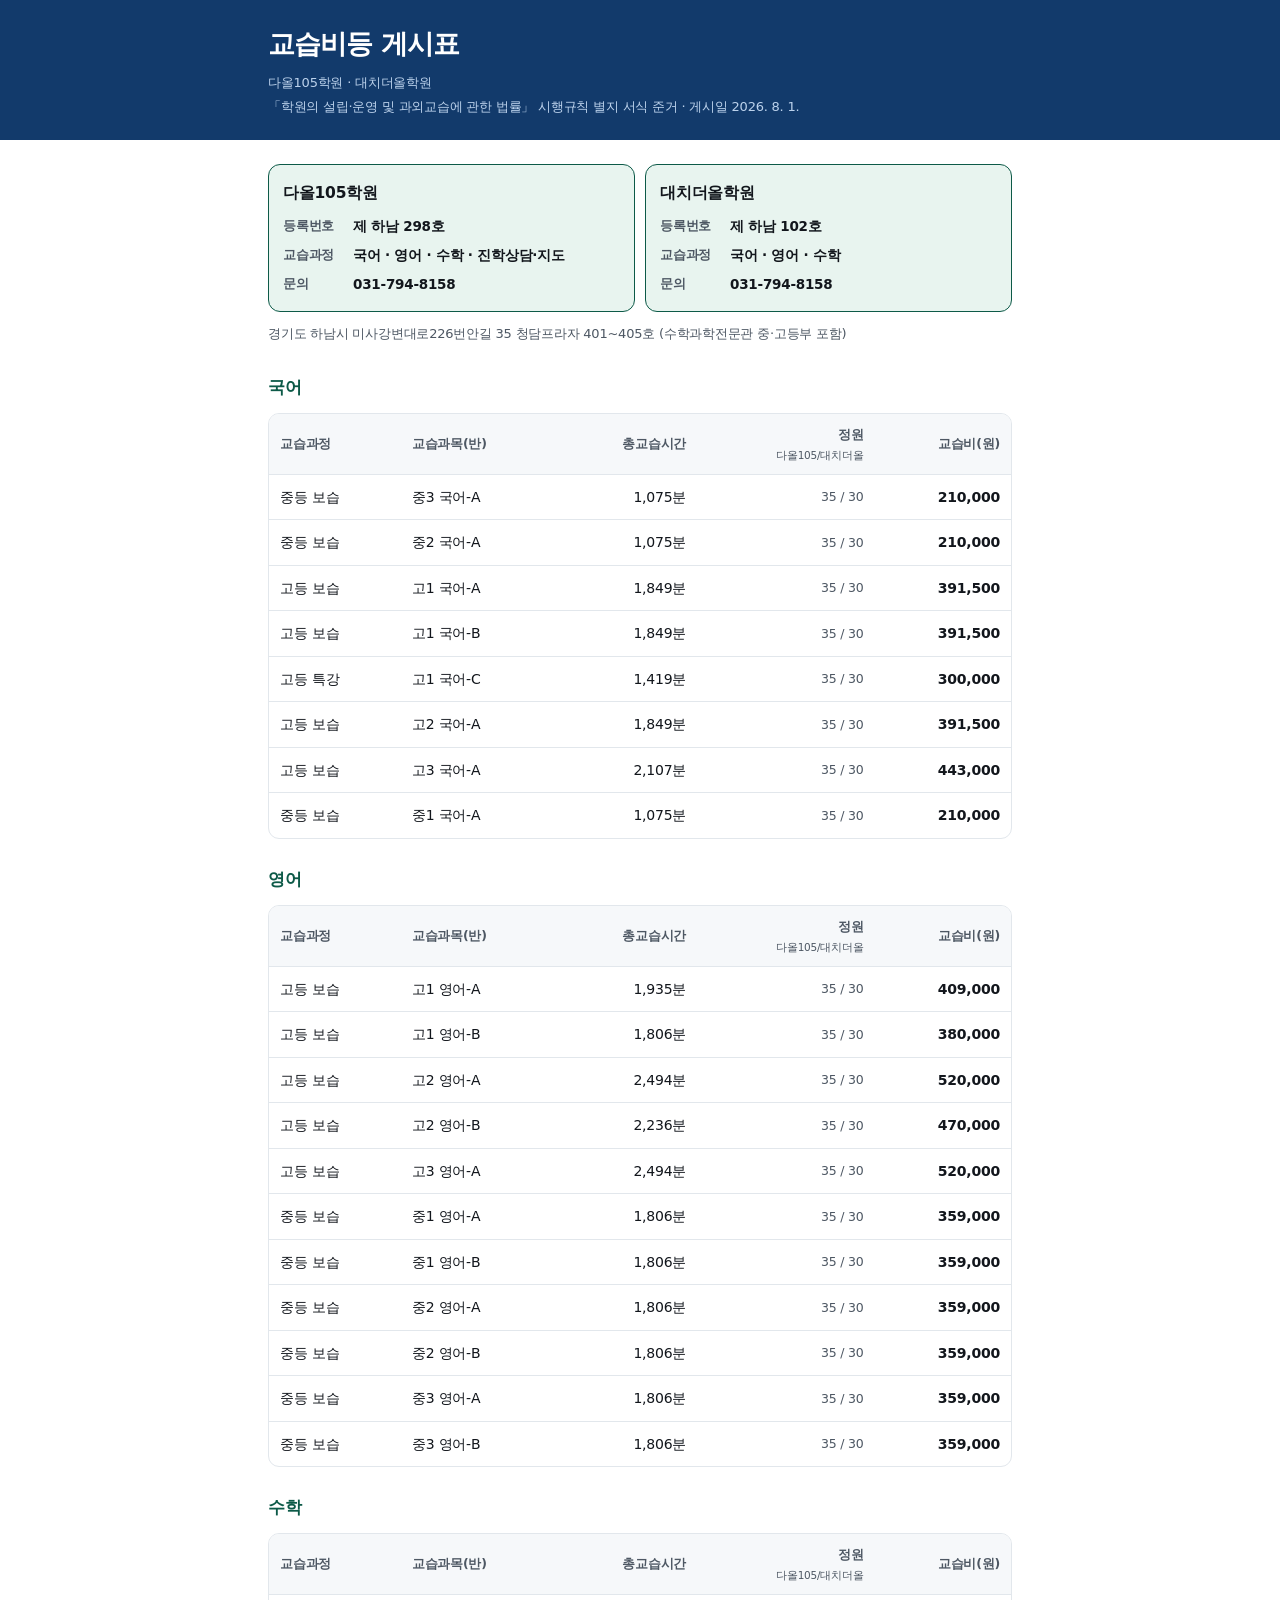
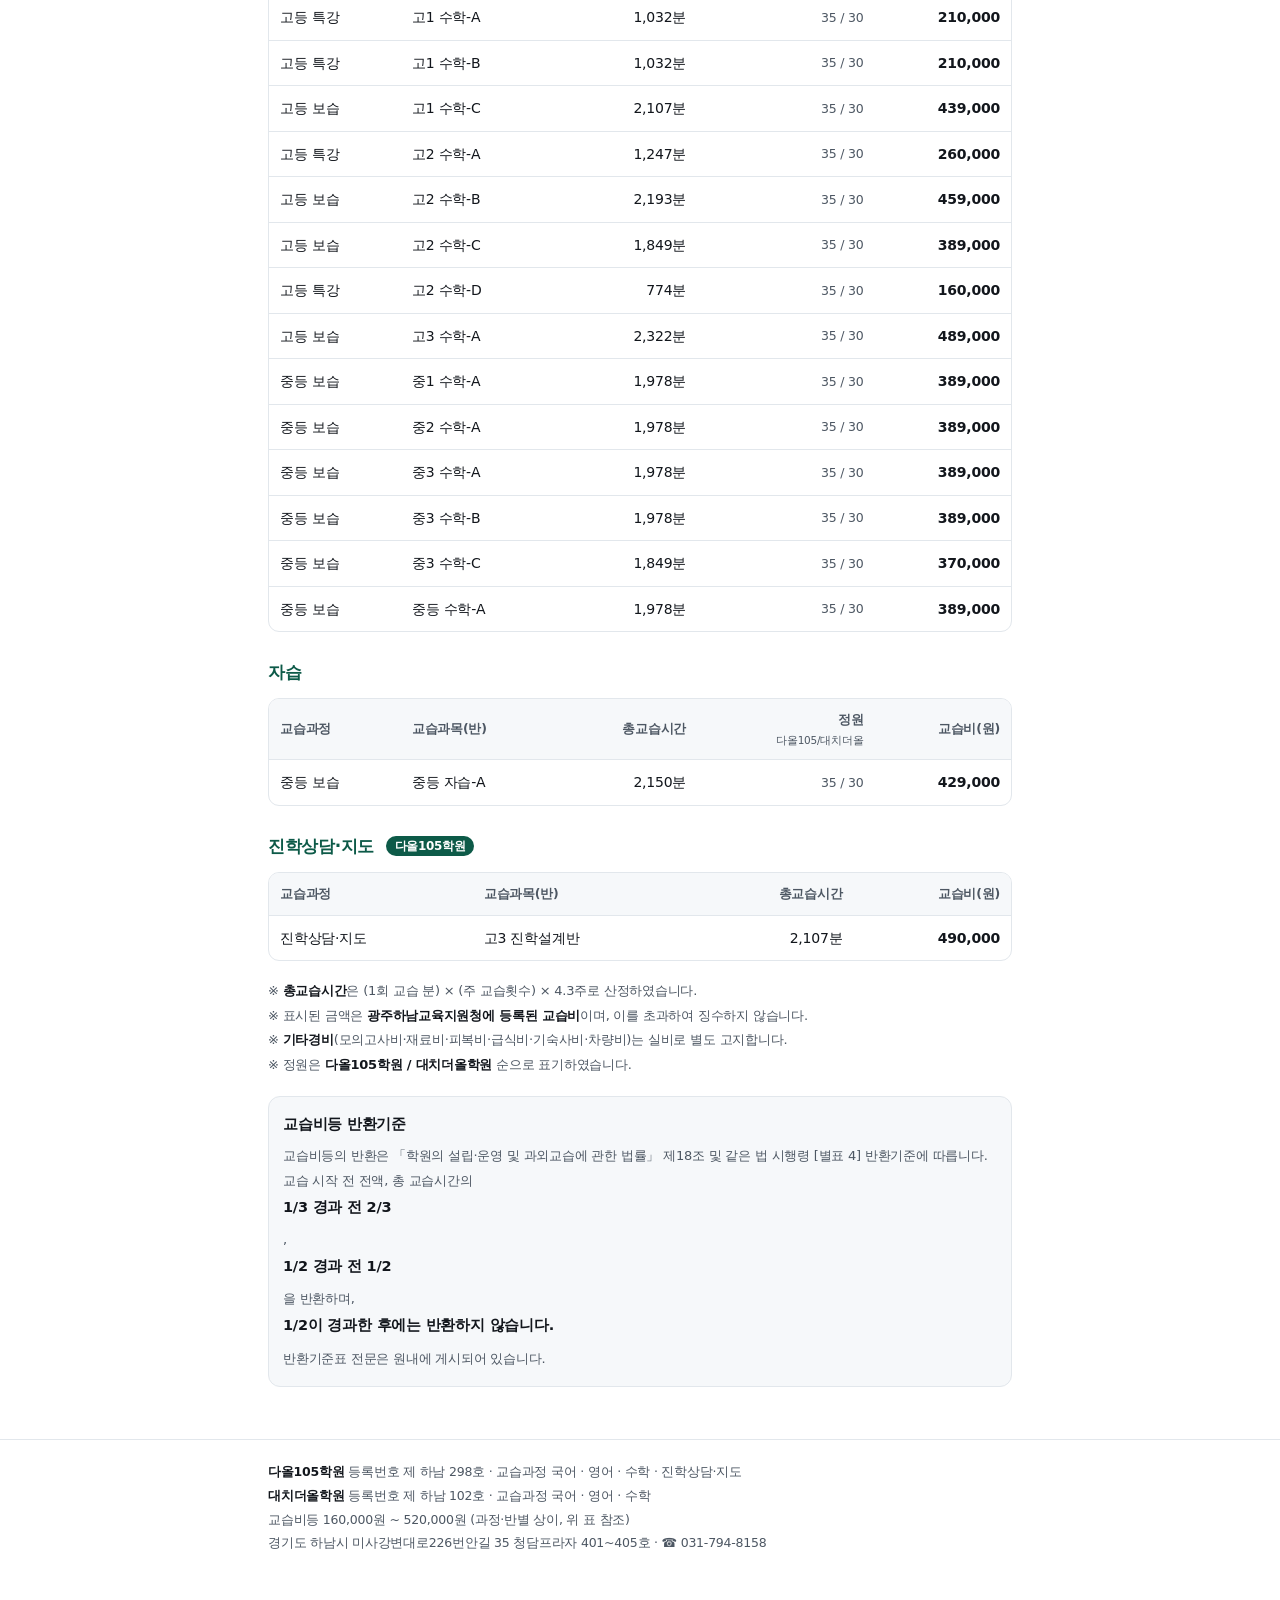
<file: fee/index.html>
<!doctype html>
<html lang="ko"><head>
<meta charset="utf-8"><meta name="viewport" content="width=device-width,initial-scale=1,viewport-fit=cover">
<meta http-equiv="Cache-Control" content="no-cache, must-revalidate">
<title>교습비등 게시표 | 다올105학원 · 대치더올학원</title>
<meta name="description" content="다올105학원(제 하남 298호) · 대치더올학원(제 하남 102호) 교습비등 게시표. 국어·영어·수학·진학상담지도 전 과정 교습비, 총교습시간, 반환기준.">
<style>
:root{--bg:#fff;--fg:#12161c;--dim:#4d5763;--line:#e2e7ec;--soft:#f6f8fa;--acc:#0d5a48;--acc-l:#e8f4ef;--navy:#123a6b}
@media(prefers-color-scheme:dark){:root{--bg:#0d1116;--fg:#e9eef3;--dim:#9aa5b2;--line:#232b35;--soft:#151b23;--acc:#4fd1a5;--acc-l:#10241e;--navy:#0a1520}}
*{box-sizing:border-box;margin:0;padding:0}
body{background:var(--bg);color:var(--fg);font-family:"Pretendard","Apple SD Gothic Neo","Malgun Gothic",system-ui,sans-serif;font-size:16px;line-height:1.75;letter-spacing:-.014em;word-break:keep-all}
.w{max-width:780px;margin:0 auto;padding:0 18px}
header{background:var(--navy);color:#fff;padding:26px 0 22px}
header h1{font-size:clamp(20px,5vw,27px);font-weight:800;letter-spacing:-.032em;margin-bottom:9px;line-height:1.35}
header p{font-size:13px;line-height:1.8;color:#bcd2ec;margin:0}
@media(prefers-color-scheme:dark){header p{color:#7f99b8}}
main{padding:24px 0 10px}
h2{font-size:17px;font-weight:800;letter-spacing:-.02em;margin:26px 0 10px;color:var(--acc)}
h2:first-child{margin-top:0}
.only{font-size:12px;font-weight:700;color:#fff;background:var(--acc);padding:3px 9px;border-radius:99px;vertical-align:middle;margin-left:6px}
@media(prefers-color-scheme:dark){.only{color:#08120f}}
.two{display:grid;grid-template-columns:1fr 1fr;gap:10px;margin-bottom:6px}
@media(max-width:560px){.two{grid-template-columns:1fr}}
.card{border:1.5px solid var(--acc);background:var(--acc-l);border-radius:12px;padding:15px 14px}
.card h3{font-size:15.5px;font-weight:800;margin-bottom:8px}
.card dl{display:grid;grid-template-columns:62px 1fr;gap:5px 8px;font-size:13.5px}
.card dt{font-weight:700;color:var(--dim);font-size:12.5px}
.card dd{font-weight:700}
.tw{overflow-x:auto;-webkit-overflow-scrolling:touch;border:1px solid var(--line);border-radius:11px}
table{border-collapse:collapse;width:100%;min-width:470px;font-size:14px}
th,td{padding:10px 11px;text-align:left;border-bottom:1px solid var(--line)}
th{background:var(--soft);font-size:12.5px;font-weight:700;color:var(--dim);white-space:nowrap}
.tiny{font-size:10.5px;font-weight:500;display:block}
tr:last-child td{border-bottom:0}
td.n,th.n{text-align:right;font-variant-numeric:tabular-nums;white-space:nowrap}
td.b{font-weight:800}
td.s{font-size:12.5px;color:var(--dim)}
.note{font-size:13px;line-height:1.9;color:var(--dim);margin:18px 0}
.note b{color:var(--fg)}
.rbox{border:1px solid var(--line);background:var(--soft);border-radius:12px;padding:15px 14px;margin:18px 0}
.rbox b{display:block;margin-bottom:7px;font-size:14.5px;color:var(--fg)}
footer{border-top:1px solid var(--line);margin-top:24px;padding:20px 0 46px;font-size:12.5px;color:var(--dim);line-height:1.9}
footer b{color:var(--fg)}
</style></head><body>

<header><div class="w">
<h1>교습비등 게시표</h1>
<p>다올105학원 · 대치더올학원<br>
「학원의 설립·운영 및 과외교습에 관한 법률」 시행규칙 별지 서식 준거 · 게시일 2026. 8. 1.</p>
</div></header>

<main><div class="w">

<div class="two">
<div class="card"><h3>다올105학원</h3>
<dl><dt>등록번호</dt><dd>제 하남 298호</dd>
<dt>교습과정</dt><dd>국어 · 영어 · 수학 · 진학상담·지도</dd>
<dt>문의</dt><dd>031-794-8158</dd></dl></div>
<div class="card"><h3>대치더올학원</h3>
<dl><dt>등록번호</dt><dd>제 하남 102호</dd>
<dt>교습과정</dt><dd>국어 · 영어 · 수학</dd>
<dt>문의</dt><dd>031-794-8158</dd></dl></div>
</div>
<p class="note" style="margin-top:10px">경기도 하남시 미사강변대로226번안길 35 청담프라자 401~405호 (수학과학전문관 중·고등부 포함)</p>

<h2>국어</h2>
<div class="tw"><table>
<thead><tr><th>교습과정</th><th>교습과목(반)</th><th class="n">총교습시간</th><th class="n">정원<br><span class="tiny">다올105/대치더올</span></th><th class="n">교습비(원)</th></tr></thead>
<tbody>
<tr><td>중등 보습</td><td>중3 국어-A</td><td class="n">1,075분</td><td class="n s">35 / 30</td><td class="n b">210,000</td></tr>
<tr><td>중등 보습</td><td>중2 국어-A</td><td class="n">1,075분</td><td class="n s">35 / 30</td><td class="n b">210,000</td></tr>
<tr><td>고등 보습</td><td>고1 국어-A</td><td class="n">1,849분</td><td class="n s">35 / 30</td><td class="n b">391,500</td></tr>
<tr><td>고등 보습</td><td>고1 국어-B</td><td class="n">1,849분</td><td class="n s">35 / 30</td><td class="n b">391,500</td></tr>
<tr><td>고등 특강</td><td>고1 국어-C</td><td class="n">1,419분</td><td class="n s">35 / 30</td><td class="n b">300,000</td></tr>
<tr><td>고등 보습</td><td>고2 국어-A</td><td class="n">1,849분</td><td class="n s">35 / 30</td><td class="n b">391,500</td></tr>
<tr><td>고등 보습</td><td>고3 국어-A</td><td class="n">2,107분</td><td class="n s">35 / 30</td><td class="n b">443,000</td></tr>
<tr><td>중등 보습</td><td>중1 국어-A</td><td class="n">1,075분</td><td class="n s">35 / 30</td><td class="n b">210,000</td></tr>
</tbody></table></div>
<h2>영어</h2>
<div class="tw"><table>
<thead><tr><th>교습과정</th><th>교습과목(반)</th><th class="n">총교습시간</th><th class="n">정원<br><span class="tiny">다올105/대치더올</span></th><th class="n">교습비(원)</th></tr></thead>
<tbody>
<tr><td>고등 보습</td><td>고1 영어-A</td><td class="n">1,935분</td><td class="n s">35 / 30</td><td class="n b">409,000</td></tr>
<tr><td>고등 보습</td><td>고1 영어-B</td><td class="n">1,806분</td><td class="n s">35 / 30</td><td class="n b">380,000</td></tr>
<tr><td>고등 보습</td><td>고2 영어-A</td><td class="n">2,494분</td><td class="n s">35 / 30</td><td class="n b">520,000</td></tr>
<tr><td>고등 보습</td><td>고2 영어-B</td><td class="n">2,236분</td><td class="n s">35 / 30</td><td class="n b">470,000</td></tr>
<tr><td>고등 보습</td><td>고3 영어-A</td><td class="n">2,494분</td><td class="n s">35 / 30</td><td class="n b">520,000</td></tr>
<tr><td>중등 보습</td><td>중1 영어-A</td><td class="n">1,806분</td><td class="n s">35 / 30</td><td class="n b">359,000</td></tr>
<tr><td>중등 보습</td><td>중1 영어-B</td><td class="n">1,806분</td><td class="n s">35 / 30</td><td class="n b">359,000</td></tr>
<tr><td>중등 보습</td><td>중2 영어-A</td><td class="n">1,806분</td><td class="n s">35 / 30</td><td class="n b">359,000</td></tr>
<tr><td>중등 보습</td><td>중2 영어-B</td><td class="n">1,806분</td><td class="n s">35 / 30</td><td class="n b">359,000</td></tr>
<tr><td>중등 보습</td><td>중3 영어-A</td><td class="n">1,806분</td><td class="n s">35 / 30</td><td class="n b">359,000</td></tr>
<tr><td>중등 보습</td><td>중3 영어-B</td><td class="n">1,806분</td><td class="n s">35 / 30</td><td class="n b">359,000</td></tr>
</tbody></table></div>
<h2>수학</h2>
<div class="tw"><table>
<thead><tr><th>교습과정</th><th>교습과목(반)</th><th class="n">총교습시간</th><th class="n">정원<br><span class="tiny">다올105/대치더올</span></th><th class="n">교습비(원)</th></tr></thead>
<tbody>
<tr><td>고등 특강</td><td>고1 수학-A</td><td class="n">1,032분</td><td class="n s">35 / 30</td><td class="n b">210,000</td></tr>
<tr><td>고등 특강</td><td>고1 수학-B</td><td class="n">1,032분</td><td class="n s">35 / 30</td><td class="n b">210,000</td></tr>
<tr><td>고등 보습</td><td>고1 수학-C</td><td class="n">2,107분</td><td class="n s">35 / 30</td><td class="n b">439,000</td></tr>
<tr><td>고등 특강</td><td>고2 수학-A</td><td class="n">1,247분</td><td class="n s">35 / 30</td><td class="n b">260,000</td></tr>
<tr><td>고등 보습</td><td>고2 수학-B</td><td class="n">2,193분</td><td class="n s">35 / 30</td><td class="n b">459,000</td></tr>
<tr><td>고등 보습</td><td>고2 수학-C</td><td class="n">1,849분</td><td class="n s">35 / 30</td><td class="n b">389,000</td></tr>
<tr><td>고등 특강</td><td>고2 수학-D</td><td class="n">774분</td><td class="n s">35 / 30</td><td class="n b">160,000</td></tr>
<tr><td>고등 보습</td><td>고3 수학-A</td><td class="n">2,322분</td><td class="n s">35 / 30</td><td class="n b">489,000</td></tr>
<tr><td>중등 보습</td><td>중1 수학-A</td><td class="n">1,978분</td><td class="n s">35 / 30</td><td class="n b">389,000</td></tr>
<tr><td>중등 보습</td><td>중2 수학-A</td><td class="n">1,978분</td><td class="n s">35 / 30</td><td class="n b">389,000</td></tr>
<tr><td>중등 보습</td><td>중3 수학-A</td><td class="n">1,978분</td><td class="n s">35 / 30</td><td class="n b">389,000</td></tr>
<tr><td>중등 보습</td><td>중3 수학-B</td><td class="n">1,978분</td><td class="n s">35 / 30</td><td class="n b">389,000</td></tr>
<tr><td>중등 보습</td><td>중3 수학-C</td><td class="n">1,849분</td><td class="n s">35 / 30</td><td class="n b">370,000</td></tr>
<tr><td>중등 보습</td><td>중등 수학-A</td><td class="n">1,978분</td><td class="n s">35 / 30</td><td class="n b">389,000</td></tr>
</tbody></table></div>
<h2>자습</h2>
<div class="tw"><table>
<thead><tr><th>교습과정</th><th>교습과목(반)</th><th class="n">총교습시간</th><th class="n">정원<br><span class="tiny">다올105/대치더올</span></th><th class="n">교습비(원)</th></tr></thead>
<tbody>
<tr><td>중등 보습</td><td>중등 자습-A</td><td class="n">2,150분</td><td class="n s">35 / 30</td><td class="n b">429,000</td></tr>
</tbody></table></div>
<h2>진학상담·지도 <span class="only">다올105학원</span></h2>
<div class="tw"><table>
<thead><tr><th>교습과정</th><th>교습과목(반)</th><th class="n">총교습시간</th><th class="n">교습비(원)</th></tr></thead>
<tbody><tr><td>진학상담·지도</td><td>고3 진학설계반</td><td class="n">2,107분</td><td class="n b">490,000</td></tr></tbody>
</table></div>

<p class="note">
※ <b>총교습시간</b>은 (1회 교습 분) × (주 교습횟수) × 4.3주로 산정하였습니다.<br>
※ 표시된 금액은 <b>광주하남교육지원청에 등록된 교습비</b>이며, 이를 초과하여 징수하지 않습니다.<br>
※ <b>기타경비</b>(모의고사비·재료비·피복비·급식비·기숙사비·차량비)는 실비로 별도 고지합니다.<br>
※ 정원은 <b>다올105학원 / 대치더올학원</b> 순으로 표기하였습니다.
</p>

<div class="rbox">
<b>교습비등 반환기준</b>
<span class="note" style="margin:0;display:block">
교습비등의 반환은 「학원의 설립·운영 및 과외교습에 관한 법률」 제18조 및 같은 법 시행령 [별표 4]
반환기준에 따릅니다. 교습 시작 전 전액, 총 교습시간의 <b>1/3 경과 전 2/3</b>,
<b>1/2 경과 전 1/2</b>을 반환하며, <b>1/2이 경과한 후에는 반환하지 않습니다.</b>
반환기준표 전문은 원내에 게시되어 있습니다.
</span>
</div>

</div></main>

<footer><div class="w">
<b>다올105학원</b> 등록번호 제 하남 298호 · 교습과정 국어 · 영어 · 수학 · 진학상담·지도<br>
<b>대치더올학원</b> 등록번호 제 하남 102호 · 교습과정 국어 · 영어 · 수학<br>
교습비등 160,000원 ~ 520,000원 (과정·반별 상이, 위 표 참조)<br>
경기도 하남시 미사강변대로226번안길 35 청담프라자 401~405호 · ☎ 031-794-8158
</div></footer>
</body></html>
</file>
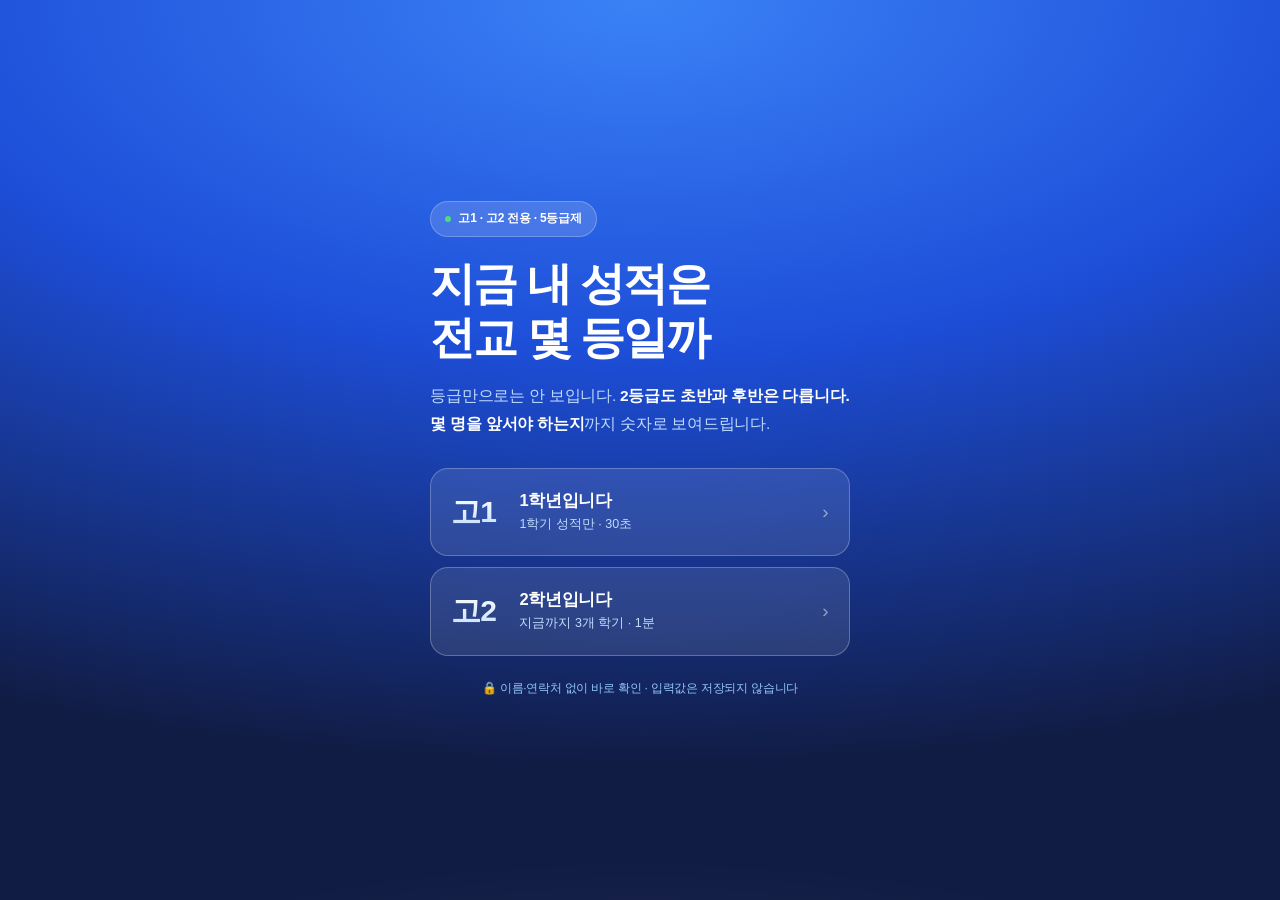
<file: hs12/index.html>
<!doctype html>
<html lang="ko">
<head>
<meta charset="utf-8">
<meta name="viewport" content="width=device-width,initial-scale=1,viewport-fit=cover">
<meta http-equiv="Cache-Control" content="no-cache, must-revalidate">
<title>고1·고2 내신 진단 | 다올105</title>
<meta name="description" content="지금 내신이 전교 몇 등인지, 한 등급 올리려면 몇 명을 앞서야 하는지 숫자로 봅니다. 전국 158개 대학 19,705개 전형 실제 입결 기준.">
<style>
:root{
  --b:#2563EB;--b2:#1D4ED8;--b3:#1E3A8A;--bs:#EFF6FF;--bs2:#F8FAFF;
  --rd:#DC2626;--rd2:#991B1B;--rds:#FEF2F2;--am:#D97706;--ams:#FFFBEB;--gn:#059669;--gns:#ECFDF5;
  --ink:#0F172A;--g1:#475569;--g2:#64748B;--g3:#94A3B8;--ln:#E2E8F0;--bg:#F8FAFC;--card:#fff;
  --sh:0 1px 2px rgba(15,23,42,.04),0 4px 14px -4px rgba(15,23,42,.09);
  --sh2:0 4px 8px rgba(15,23,42,.05),0 16px 40px -10px rgba(15,23,42,.16);
  --r:16px;color-scheme:light;
}
*{box-sizing:border-box;margin:0;padding:0;-webkit-tap-highlight-color:transparent}
html{-webkit-text-size-adjust:100%}
body{font-family:"Pretendard","Apple SD Gothic Neo","Malgun Gothic",-apple-system,sans-serif;
  color:var(--ink);background:var(--bg);line-height:1.6;letter-spacing:-.015em;
  word-break:keep-all;-webkit-font-smoothing:antialiased;font-feature-settings:"tnum"}
.w{max-width:620px;margin:0 auto;padding:0 18px}
@keyframes up{from{opacity:0;transform:translateY(16px)}to{opacity:1;transform:none}}
@keyframes pop{from{opacity:0;transform:scale(.94)}to{opacity:1;transform:none}}
@keyframes grow{from{width:0}}
.an{animation:up .44s cubic-bezier(.22,1,.36,1) both}
.an2{animation:pop .34s cubic-bezier(.22,1,.36,1) both}

/* ═══ 진입 ═══ */
#intro{min-height:100vh;min-height:100dvh;display:flex;flex-direction:column;justify-content:center;
  background:radial-gradient(125% 85% at 50% 0%,#3B82F6 0%,#1D4ED8 46%,#111C44 100%);
  color:#fff;padding:40px 0;position:relative;overflow:hidden}
#intro::after{content:"";position:absolute;inset:auto -25% -35% -25%;height:55%;
  background:radial-gradient(60% 100% at 50% 100%,rgba(255,255,255,.13),transparent 72%)}
#intro .w{position:relative;z-index:1}
.kk{display:inline-flex;align-items:center;gap:7px;font-size:12px;font-weight:700;
  background:rgba(255,255,255,.15);border:1px solid rgba(255,255,255,.24);
  padding:7px 14px;border-radius:99px;margin-bottom:20px}
.kk i{width:6px;height:6px;border-radius:50%;background:#4ADE80;font-style:normal}
#intro h1{font-size:clamp(31px,8.6vw,45px);font-weight:800;letter-spacing:-.045em;line-height:1.2}
#intro .lead{font-size:15.5px;line-height:1.82;margin-top:17px;color:#BFDBFE}
#intro .lead b{color:#fff;font-weight:700}
.pickwrap{margin-top:30px;display:grid;gap:11px}
.pk{display:flex;align-items:center;gap:16px;padding:21px 20px;background:rgba(255,255,255,.1);
  border:1.5px solid rgba(255,255,255,.25);border-radius:18px;cursor:pointer;font-family:inherit;
  text-align:left;width:100%;color:#fff;transition:transform .16s,background .16s}
.pk:active{transform:scale(.98)}
.pk .em{font-size:30px;font-weight:800;letter-spacing:-.04em;flex:0 0 auto;width:52px;
  background:linear-gradient(180deg,#fff,#BFDBFE);-webkit-background-clip:text;background-clip:text;-webkit-text-fill-color:transparent}
.pk .t1{font-size:16.5px;font-weight:700;display:block;letter-spacing:-.02em}
.pk .t2{font-size:12.5px;color:#BFDBFE;margin-top:3px;display:block;line-height:1.55}
.pk .ar{font-size:19px;opacity:.5;margin-left:auto}
.ifoot{margin-top:22px;font-size:12px;color:#93C5FD;text-align:center;line-height:1.75}

/* ═══ 본문 ═══ */
#app{display:none}
.top{background:rgba(255,255,255,.9);backdrop-filter:blur(14px);border-bottom:1px solid var(--ln);
  padding:11px 0;position:sticky;top:0;z-index:60}
.topin{display:flex;align-items:center}
.back{background:none;border:0;font-size:14px;font-weight:600;color:var(--g1);cursor:pointer;font-family:inherit;padding:6px 2px}
.gbadge{margin-left:auto;font-size:13.5px;font-weight:800;color:#fff;
  background:linear-gradient(135deg,var(--b),var(--b2));padding:6px 15px;border-radius:99px}
main{padding:18px 0 44px}
.card{background:var(--card);border:1px solid var(--ln);border-radius:var(--r);padding:20px 17px;
  margin-bottom:13px;box-shadow:var(--sh)}
.ch{display:flex;align-items:center;gap:9px;margin-bottom:6px}
.cn{font-size:11px;font-weight:800;color:#fff;background:var(--b);padding:4px 9px;border-radius:6px;flex:0 0 auto}
.card h2{font-size:17.5px;font-weight:800;letter-spacing:-.03em}
.sub{font-size:13.5px;color:var(--g2);line-height:1.72;margin-bottom:16px}
.sub b{color:var(--b);font-weight:700}

.tabs{display:grid;gap:5px;background:var(--bg);padding:5px;border-radius:13px;margin-bottom:16px;border:1px solid var(--ln)}
.tabs.t2{grid-template-columns:1fr 1fr}
.tabs button{padding:12px 4px;border:0;background:none;border-radius:9px;font-size:13.5px;
  font-weight:700;color:var(--g2);cursor:pointer;font-family:inherit;line-height:1.35;transition:.15s}
.tabs button.on{background:var(--card);color:var(--b);font-weight:800;box-shadow:var(--sh)}
.tabs button small{display:block;font-size:10px;font-weight:600;opacity:.72;margin-top:2px}

.one{text-align:center;padding:6px 0 2px}
.one label{display:block;font-size:13.5px;font-weight:600;color:var(--g1);margin-bottom:12px}
.one input{width:160px;padding:18px 10px;border:2px solid var(--ln);border-radius:16px;
  font-size:37px;font-weight:800;text-align:center;font-family:inherit;color:var(--ink);
  letter-spacing:-.04em;-moz-appearance:textfield;transition:.16s}
.one input:focus{outline:none;border-color:var(--b);background:var(--bs2);box-shadow:0 0 0 4px rgba(37,99,235,.1)}
.one .u{font-size:16px;font-weight:700;color:var(--g2);margin-left:7px}
.trow{display:flex;align-items:center;gap:12px;padding:13px 0;border-bottom:1px solid var(--ln)}
.trow:last-child{border-bottom:0}
.trow .lb{flex:1;font-size:14.5px;font-weight:700}
.trow .lb small{display:block;font-size:11.5px;font-weight:500;color:var(--g3);margin-top:1px}
.trow input{width:94px;padding:13px 6px;border:1.5px solid var(--ln);border-radius:11px;
  font-size:19px;font-weight:800;text-align:center;font-family:inherit;flex:0 0 auto;-moz-appearance:textfield;transition:.16s}
.tgrp{margin-bottom:15px}
.tgrp-h{font-size:13px;font-weight:800;color:var(--g1);background:var(--bg);padding:9px 12px;
  border-radius:10px;margin-bottom:8px;border:1px solid var(--ln)}
.sgrid{display:grid;grid-template-columns:repeat(5,1fr);gap:6px}
.sgrid label{display:block;font-size:11.5px;font-weight:700;color:var(--g2);margin-bottom:5px;text-align:center}
.sgrid input{width:100%;padding:12px 2px;border:1.5px solid var(--ln);border-radius:10px;
  font-size:16px;font-weight:800;text-align:center;font-family:inherit;-moz-appearance:textfield;transition:.16s}
input:focus{outline:none;border-color:var(--b)!important;background:var(--bs2);box-shadow:0 0 0 3px rgba(37,99,235,.1)}
input.done{background:var(--bs2)!important;border-color:#93C5FD!important}
input[type=number]::-webkit-outer-spin-button,input[type=number]::-webkit-inner-spin-button{-webkit-appearance:none;margin:0}
.quick{display:flex;gap:8px;align-items:center;flex-wrap:wrap;background:var(--bs);
  border:1px solid #BFDBFE;border-radius:12px;padding:11px 12px;margin-bottom:15px}
.quick span{font-size:12.5px;font-weight:700;color:var(--b3)}
.quick input{width:70px;padding:8px;border:1.5px solid #93C5FD;border-radius:9px;font-size:15px;
  text-align:center;font-weight:800;font-family:inherit;-moz-appearance:textfield}
.quick button{padding:8px 14px;background:var(--b);color:#fff;border:0;border-radius:9px;
  font-size:13px;font-weight:700;cursor:pointer;font-family:inherit}
.nbox{display:flex;align-items:center;gap:8px;flex-wrap:wrap;margin-top:15px;padding:12px 13px;
  background:var(--bg);border:1px solid var(--ln);border-radius:12px}
.nlb{font-size:13px;font-weight:700;color:var(--g1)}
.nbox input{width:74px;padding:9px 6px;border:1.5px solid var(--ln);border-radius:9px;font-size:16px;
  font-weight:800;text-align:center;font-family:inherit;-moz-appearance:textfield;background:var(--card)}
.nsuf{font-size:13.5px;font-weight:700;color:var(--g1)}
.nhint{flex:1 1 100%;font-size:11.5px;color:var(--g2);line-height:1.6}
.nhint b{color:var(--b3);font-weight:800}
.bnote{font-size:11.5px;color:var(--g2);line-height:1.65;margin-top:9px}

/* ═══ 경각심 ═══ */
.alert{border-radius:var(--r);overflow:hidden;margin-top:16px;box-shadow:var(--sh2)}
.alert-h{padding:17px 18px;color:#fff}
.alert-h .t{font-size:12px;font-weight:700;opacity:.85;letter-spacing:.03em}
.alert-h .m{font-size:clamp(19px,5.2vw,24px);font-weight:800;letter-spacing:-.035em;line-height:1.35;margin-top:5px}
.alert-b{background:var(--card);padding:17px 18px}
.krow{display:flex;align-items:center;gap:12px;padding:11px 0;border-bottom:1px solid var(--ln)}
.krow:last-child{border-bottom:0}
.krow .ki{width:30px;height:30px;border-radius:9px;display:flex;align-items:center;justify-content:center;
  font-size:15px;flex:0 0 auto}
.krow .kt{flex:1;min-width:0;font-size:13.5px;color:var(--g1);line-height:1.55}
.krow .kt b{display:block;font-size:15px;font-weight:800;color:var(--ink);letter-spacing:-.02em;margin-bottom:1px}
.bar{height:9px;background:var(--ln);border-radius:99px;overflow:hidden;margin:11px 0 6px}
.bar i{display:block;height:100%;border-radius:99px;animation:grow .7s cubic-bezier(.22,1,.36,1) both}
.barlb{display:flex;justify-content:space-between;font-size:11.5px;font-weight:700;color:var(--g2)}

.sgrid.s3{grid-template-columns:repeat(3,1fr)}
.w5{font-weight:600;color:var(--g3);font-size:11.5px}
.elab{font-size:12.5px;font-weight:800;color:var(--g1);margin:13px 0 7px}
.elab em{display:block;font-style:normal;font-size:11.5px;font-weight:600;color:var(--g3);
  line-height:1.55;margin-top:2px}
.ebox{display:grid;gap:7px}
.erow{display:grid;grid-template-columns:1fr 74px 30px;gap:6px;align-items:center}
.esel{width:100%;padding:11px 26px 11px 10px;border:1.5px solid var(--ln);border-radius:10px;
  font-size:13.5px;font-weight:700;font-family:inherit;background:var(--card);color:var(--ink);
  -webkit-appearance:none;appearance:none;text-overflow:ellipsis;
  background-image:url("data:image/svg+xml;charset=utf-8,%3Csvg xmlns='http://www.w3.org/2000/svg' width='11' height='7'%3E%3Cpath d='M1 1l4.5 4.5L10 1' stroke='%2394A3B8' stroke-width='1.8' fill='none' stroke-linecap='round'/%3E%3C/svg%3E");
  background-repeat:no-repeat;background-position:right 10px center}
.esel.done{background-color:var(--bs2);border-color:#93C5FD}
.esel option:disabled{color:#CBD5E1}
.erow input{width:100%;padding:11px 4px;border:1.5px solid var(--ln);border-radius:10px;
  font-size:15px;font-weight:800;text-align:center;font-family:inherit;-moz-appearance:textfield}
.ex{border:0;background:none;color:#CBD5E1;font-size:19px;font-weight:700;cursor:pointer;
  padding:0;line-height:1;font-family:inherit}
.ex:hover{color:#DC2626}
.eadd{width:100%;padding:10px;background:var(--bs);border:1.5px dashed #93C5FD;border-radius:10px;
  color:var(--b3);font-size:13px;font-weight:800;cursor:pointer;font-family:inherit}
.eadd:hover{background:var(--bs2)}
.eadd:disabled{opacity:.4;cursor:default;border-style:solid}
.ngen{margin-top:14px;padding:12px 13px;background:#FFFBEB;border:1px solid #FDE68A;
  border-radius:11px;font-size:12px;color:#92400E;line-height:1.7}
.ngen b{font-weight:800}

/* ═══ 권역 기준선 막대 ═══ */
.uni{background:var(--card);border:1px solid var(--ln);border-radius:13px;padding:16px 15px 14px;margin-bottom:16px}
.uni-h{font-size:13.5px;font-weight:800;color:var(--ink);letter-spacing:-.02em;margin-bottom:26px}
.uni-w{position:relative;margin-bottom:13px}
.uni-bar{position:relative;display:flex;height:26px;border-radius:7px;overflow:hidden}
.uni-bar i{position:relative;display:flex;align-items:center;justify-content:center;font-style:normal}
.uni-bar i span{font-size:10px;font-weight:800;color:#fff;white-space:nowrap;letter-spacing:-.03em;
  text-shadow:0 1px 2px rgba(0,0,0,.25)}
.uni-bar .s1{flex:1;background:#059669}.uni-bar .s2{flex:1;background:#2563EB}
.uni-bar .s3{flex:1;background:#D97706}.uni-bar .s4{flex:1;background:#EA580C}
.uni-bar .s5{flex:1;background:#DC2626}
.uni-tk{position:relative;height:9px}
.uni-tk u{position:absolute;top:0;transform:translateX(-50%);width:0;height:0;text-decoration:none;
  border-left:5px solid transparent;border-right:5px solid transparent;border-bottom:7px solid}
.uni-w .me{position:absolute;top:-24px;transform:translateX(-50%);z-index:2;font-weight:800}
.uni-w .me span{display:block;background:var(--ink);color:#fff;font-size:11px;padding:3px 7px;
  border-radius:6px;white-space:nowrap;letter-spacing:-.02em}
.uni-w .me:after{content:'';position:absolute;left:50%;transform:translateX(-50%);
  border:4px solid transparent;border-top-color:var(--ink)}
.uni-ax{display:flex;justify-content:space-between;font-size:10.5px;font-weight:700;
  color:var(--g3);margin-top:2px;font-variant-numeric:tabular-nums}
.uni-msg{font-size:12.5px;color:var(--g1);line-height:1.7;padding:9px 11px;background:var(--bg);
  border-radius:9px;margin-bottom:11px}
.uni-msg b{color:var(--b3);font-weight:800}
.lg{display:flex;align-items:baseline;gap:8px;padding:6px 0;border-top:1px solid #F1F5F9}
.lg em{width:8px;height:8px;border-radius:50%;flex:0 0 auto;align-self:center}
.lg>b{font-size:14px;font-weight:800;color:var(--ink);font-variant-numeric:tabular-nums;flex:0 0 auto}
.lg span{font-size:12.5px;font-weight:700;color:var(--g1);line-height:1.5}
.lg i{display:block;font-style:normal;font-size:11px;font-weight:600;color:var(--g3);margin-top:1px}
.uni-n{font-size:11.5px;color:var(--g3);line-height:1.75;margin-top:10px;padding-top:11px;border-top:1px solid var(--ln)}
.uni-n b{color:var(--g2);font-weight:800}
.uni-n b.h{display:block;font-size:12.5px;color:var(--g1);margin-bottom:5px}
.uni-n u{display:block;list-style:none;text-decoration:none;margin:8px 0}
.uni-n li{display:block;padding-left:12px;position:relative;margin-bottom:4px}
.uni-n li:before{content:'·';position:absolute;left:3px;font-weight:800}
.uni-n b.f{display:block;margin-top:8px;padding-top:8px;border-top:1px solid var(--ln);
  color:var(--g1);font-weight:700;line-height:1.75}
.uni-n b.f b{color:var(--b3);font-weight:800}

/* ═══ 근거 표 ═══ */
.tbl{margin-top:11px;background:var(--card);border:1px solid var(--ln);border-radius:13px;overflow:hidden}
.tbl summary{padding:13px 15px;font-size:13.5px;font-weight:800;color:var(--b3);cursor:pointer;
  list-style:none;display:flex;align-items:center;gap:7px;background:var(--bg)}
.tbl summary::-webkit-details-marker{display:none}
.tbl summary:before{content:'📊';font-size:14px}
.tbl summary:after{content:'＋';margin-left:auto;font-size:15px;color:var(--g3);font-weight:700}
.tbl[open] summary:after{content:'－'}
.tbl-b{padding:4px 15px 16px}
.tbl-h{font-size:13.5px;font-weight:800;color:var(--ink);margin:15px 0 6px;letter-spacing:-.02em}
.tbl-p{font-size:12.5px;color:var(--g2);line-height:1.75;margin-bottom:9px}
.tbl-p b{color:var(--b3);font-weight:800}
.tbl table{width:100%;border-collapse:collapse;font-size:12.5px}
.tbl th{background:var(--bg);color:var(--g2);font-weight:800;font-size:11.5px;
  padding:7px 8px;text-align:left;border-bottom:1px solid var(--ln);white-space:nowrap}
.tbl td{padding:7px 8px;border-bottom:1px solid #F1F5F9;color:var(--g1);white-space:nowrap}
.tbl td b{color:var(--ink);font-weight:800}
.tbl .r{text-align:right;font-variant-numeric:tabular-nums}
.tbl tr:last-child td{border-bottom:0}
.tbl tr.hl td{background:var(--bs2)}
.tbl tr.hl td b{color:var(--b3)}
.tbl tr.hl em{font-style:normal;font-size:10.5px;font-weight:800;color:#fff;
  background:var(--b);border-radius:5px;padding:1px 5px;margin-left:3px}
.tbl-src{font-size:11px;color:var(--g3);line-height:1.65;margin-top:8px}
.tbl-u{list-style:none;margin:0}
.tbl-u li{font-size:12.5px;color:var(--g2);line-height:1.7;padding-left:14px;position:relative;margin-bottom:5px}
.tbl-u li:before{content:'·';position:absolute;left:3px;font-weight:800}
.tbl-u b{color:var(--g1);font-weight:800}

/* ═══ 컨설팅 유도 ═══ */
.cta{margin-top:22px;border-radius:var(--r);overflow:hidden;padding:26px 20px 22px;
  background:linear-gradient(150deg,#1E3A8A,#1D4ED8 55%,#2563EB);color:#fff;text-align:center;
  box-shadow:0 12px 30px rgba(29,78,216,.26)}
.cta .k{font-size:12.5px;font-weight:700;opacity:.8;letter-spacing:.02em;margin-bottom:8px}
.cta .t{font-size:clamp(21px,5.6vw,27px);font-weight:800;letter-spacing:-.04em;line-height:1.32;margin-bottom:12px}
.cta p{font-size:14px;line-height:1.8;opacity:.92;margin-bottom:18px}
.cta p b{font-weight:800;color:#fff}
.cta-n{display:flex;gap:10px;margin-bottom:18px}
.cta-n>div{flex:1;background:rgba(255,255,255,.13);border-radius:13px;padding:14px 10px}
.cta-n b{display:block;font-size:26px;font-weight:800;letter-spacing:-.04em;line-height:1.1;margin-bottom:5px}
.cta-n .up b{color:#86EFAC}
.cta-n .dn b{color:#FCA5A5}
.cta-n span{font-size:11.5px;line-height:1.5;opacity:.85}
/* 차이 강조 */
.cta-g{background:rgba(255,255,255,.16);border-radius:13px;padding:15px 14px;margin-bottom:16px;
  font-size:15px;font-weight:700;line-height:1.62;text-align:center;letter-spacing:-.02em}
.cta-g b{font-weight:800;font-size:19px;color:#FFE9A8}

/* 상담 미리보기 */
.cta-p{background:rgba(255,255,255,.11);border-radius:14px;padding:16px 15px;margin-bottom:16px}
.cp-h{font-size:12px;font-weight:800;color:#BFD6F7;letter-spacing:.02em;margin-bottom:12px}
.cp-i{display:flex;gap:11px;padding:10px 0;border-top:1px solid rgba(255,255,255,.14)}
.cp-i:first-of-type{border-top:0;padding-top:0}
.cp-i i{flex:0 0 auto;width:21px;height:21px;border-radius:50%;background:rgba(255,255,255,.9);
  color:#1D4ED8;font-style:normal;font-size:11.5px;font-weight:800;
  display:flex;align-items:center;justify-content:center;margin-top:2px}
.cp-i span{display:block}
.cp-i b{display:block;font-size:14.5px;font-weight:800;letter-spacing:-.03em;line-height:1.4}
.cp-i em{display:block;font-style:normal;font-size:12px;color:#BFD6F7;line-height:1.6;margin-top:3px}

/* 버튼 아래 안심 문구 */
.cta-s{margin-top:9px;text-align:center;font-size:12px;color:#BFD6F7;line-height:1.6}

.cta-b{display:block;padding:15px;background:#fff;color:#1D4ED8;border-radius:12px;
  font-size:16px;font-weight:800;text-decoration:none;letter-spacing:-.02em;transition:.15s}
.cta-b:hover{transform:translateY(-1px);box-shadow:0 8px 20px rgba(0,0,0,.18)}
.cta-t{display:block;margin-top:10px;font-size:13.5px;font-weight:700;color:#fff;
  opacity:.85;text-decoration:none}

/* 자료 세 가지 부연 */
.prep-list em{display:block;font-style:normal;font-size:12px;color:#7C8AA0;line-height:1.6;margin-top:3px}
.prep-free{margin:13px 0 2px;text-align:center;font-size:13.5px;font-weight:700;color:#15803D;
  background:#F0FDF4;border:1px solid #BBF7D0;border-radius:10px;padding:11px}
.prep-free b{font-weight:800}

/* 고지 끝 버튼 */
.legal-b{display:block;margin-top:16px;padding:15px;text-align:center;border-radius:12px;
  background:#1D4ED8;color:#fff;font-size:15px;font-weight:800;letter-spacing:-.03em;
  text-decoration:none;box-shadow:0 5px 16px rgba(29,78,216,.24)}

/* ═══ 고지 ═══ */
.legal{margin-top:18px;background:var(--bg);border:1px solid var(--ln);border-radius:13px;
  padding:17px 18px;font-size:12.5px;color:var(--g2);line-height:1.8}
.legal b{color:var(--g1);font-weight:800}
.legal>b{display:block;font-size:13.5px;color:var(--ink);margin-bottom:9px}
.legal p{margin-bottom:11px}
.legal ul{list-style:none;margin-bottom:12px}
.legal li{padding-left:13px;position:relative;margin-bottom:5px}
.legal li:before{content:'·';position:absolute;left:2px;font-weight:800}
.legal .fin{margin:0;padding-top:12px;border-top:1px solid var(--ln);color:var(--g1)}
.legal .fin b{color:var(--b3)}

/* ═══ 시나리오 ═══ */
.sc{display:grid;gap:8px}
.sc button{display:flex;align-items:center;gap:12px;padding:13px 14px;border:1.5px solid var(--ln);
  background:var(--card);border-radius:12px;cursor:pointer;font-family:inherit;text-align:left;width:100%;transition:.15s}
.sc button.on{border-color:var(--b);background:var(--bs);box-shadow:0 0 0 3px rgba(37,99,235,.09)}
.sc button.dn.on{border-color:var(--rd);background:var(--rds);box-shadow:0 0 0 3px rgba(220,38,38,.09)}
.sc .ic{font-size:18px;width:24px;text-align:center;flex:0 0 auto}
.sc .tt{font-size:14.5px;font-weight:800;display:block;letter-spacing:-.022em}
.sc .td{font-size:12px;color:var(--g2);margin-top:2px;display:block;line-height:1.5}
.sc .vv{font-size:17px;font-weight:800;color:var(--b);margin-left:auto;flex:0 0 auto;letter-spacing:-.03em}
.sc button.dn .vv{color:var(--rd)}
.sc-div{font-size:11.5px;font-weight:800;color:var(--g3);letter-spacing:.04em;margin:12px 0 4px;padding-left:2px}
.custom{display:none;margin-top:10px;padding:13px;background:var(--bg);border:1px solid var(--ln);border-radius:12px}
.custom.on{display:block}
.custom .hd{font-size:12.5px;font-weight:800;color:var(--g1);margin-bottom:10px}

.fx{display:grid;grid-template-columns:1fr 1fr;gap:10px}
.fx .full{grid-column:1/-1}
.fx label{display:block;font-size:12.5px;font-weight:700;color:var(--g1);margin-bottom:5px}
.fx select{width:100%;padding:12px 11px;border:1.5px solid var(--ln);border-radius:11px;
  font-size:15px;background:var(--card);font-family:inherit;font-weight:600;color:var(--ink)}
.go{width:100%;padding:18px;background:linear-gradient(135deg,var(--b),var(--b2));color:#fff;border:0;
  border-radius:14px;font-size:17.5px;font-weight:800;letter-spacing:-.025em;cursor:pointer;
  font-family:inherit;margin-top:16px;box-shadow:0 4px 16px rgba(37,99,235,.3)}
.go:active{transform:scale(.99)}
.go:disabled{background:#94A3B8;box-shadow:none}
.note{font-size:12.5px;line-height:1.78;color:var(--g2);background:var(--bg);border-radius:11px;
  padding:12px 13px;margin-top:13px;border:1px solid var(--ln)}
.note b{color:var(--g1)}

/* ═══ 행동 ═══ */
.act{margin-top:13px}
.act-h{font-size:15.5px;font-weight:800;letter-spacing:-.028em;margin-bottom:4px}
.act-s{font-size:13px;color:var(--g2);margin-bottom:13px;line-height:1.65}
.ck{display:flex;gap:11px;align-items:flex-start;padding:12px 13px;background:var(--card);
  border:1.5px solid var(--ln);border-radius:12px;margin-bottom:7px;cursor:pointer;transition:.14s}
.ck.on{border-color:var(--gn);background:var(--gns)}
.ck input{width:19px;height:19px;margin-top:2px;flex:0 0 auto;accent-color:var(--gn)}
.ck .cx{flex:1;min-width:0}
.ck .c1{font-size:14px;font-weight:700;letter-spacing:-.02em;line-height:1.45}
.ck .c2{font-size:12px;color:var(--g2);margin-top:3px;line-height:1.55}
.ck.on .c1{color:#065F46}
.ckres{margin-top:12px;padding:14px 15px;border-radius:12px;font-size:13.5px;line-height:1.7;font-weight:700}

/* ═══ 결과 ═══ */
#out{margin-top:16px}
.rhead{font-size:13.5px;color:var(--g1);font-weight:600;text-align:center;margin:2px 0 16px;line-height:1.75}
.rhead b{color:var(--b);font-weight:800}
.sec{margin-bottom:20px}
.sec-h{display:flex;align-items:center;gap:9px;font-size:16px;font-weight:800;margin-bottom:10px;letter-spacing:-.025em}
.dot{width:10px;height:10px;border-radius:50%;flex:0 0 auto}
.sec-c{font-size:12.5px;color:var(--g2);font-weight:600}
.row{background:var(--card);border:1px solid var(--ln);border-radius:13px;padding:13px 14px;margin-bottom:8px;box-shadow:var(--sh)}
.row .u{font-size:15.5px;font-weight:800;letter-spacing:-.025em}
.row .u em{font-style:normal;font-size:11.5px;font-weight:500;color:var(--g3);margin-left:6px}
.row .m{font-size:13px;color:var(--g1);margin-top:3px;line-height:1.55}
.chips{display:flex;gap:5px;flex-wrap:wrap;margin-top:9px}
.chip{font-size:11.5px;font-weight:700;padding:5px 9px;border-radius:7px;background:var(--bg);color:var(--g1)}
.chip.cut{background:var(--bs);color:var(--b3)}
.chip.min{background:#FEF3C7;color:#92400E}
.chip.warn{background:var(--rds);color:var(--rd2);font-weight:800}
.chip.lock{background:#EFF6FF;color:var(--b3);border:1px dashed #93C5FD;
  font-family:inherit;cursor:pointer;transition:.15s}
.chip.lock:hover{background:#DBEAFE;border-style:solid}
.more{width:100%;padding:12px;background:var(--card);border:1.5px solid var(--ln);border-radius:11px;
  font-size:13.5px;font-weight:700;color:var(--g1);cursor:pointer;font-family:inherit}
.empty{text-align:center;padding:30px 18px;color:var(--g2);font-size:14px;line-height:1.75;
  background:var(--card);border:1px solid var(--ln);border-radius:var(--r)}
.prep{margin:22px 0 8px;border-radius:var(--r);overflow:hidden;background:var(--card);border:1.5px solid var(--b);box-shadow:var(--sh2)}
.prep-h{background:linear-gradient(135deg,var(--b),var(--b3));color:#fff;padding:19px 17px;text-align:center}
.prep-h h3{font-size:18.5px;font-weight:800;letter-spacing:-.03em;line-height:1.42}
.prep-b{padding:18px 17px;text-align:center}
.prep-b .d{font-size:14px;color:var(--g1);line-height:1.78;margin-bottom:15px}
.prep-b .d b{color:var(--b3);font-weight:800}
.prep-list{background:var(--bs2);border:1px solid var(--bs);border-radius:12px;padding:13px 15px;text-align:left;margin-bottom:15px}
.prep-list div{font-size:13px;line-height:1.9;color:var(--b3);font-weight:700}
.prep-cta{display:block;width:100%;padding:16px;background:var(--b);color:#fff;border:0;border-radius:13px;
  font-size:16.5px;font-weight:800;letter-spacing:-.02em;text-decoration:none;text-align:center;
  font-family:inherit;cursor:pointer;box-shadow:0 6px 18px rgba(37,99,235,.28);transition:.16s}
.prep-cta:hover{background:var(--b3);transform:translateY(-1px)}
.prep-cta:disabled{background:#94A3B8;box-shadow:none;transform:none;cursor:default}

/* ── 신청 폼 ── */
.gf{display:none;text-align:left;margin-bottom:14px}
.gf.on{display:block;animation:fade .3s both}
.gf-r{margin-bottom:13px}
.gf-r label{display:block;font-size:12.5px;font-weight:800;color:var(--g1);margin-bottom:6px}
.gf-r label i{font-style:normal;font-weight:700;color:var(--g3);font-size:11.5px;margin-left:4px}
.gf-r input,.gf-r select{width:100%;padding:13px 12px;border:1.5px solid var(--ln);border-radius:11px;
  font-size:16px;font-weight:600;font-family:inherit;background:var(--card);color:var(--ink);
  -webkit-appearance:none;appearance:none;transition:.15s}
.gf-r select{background-image:url("data:image/svg+xml;charset=utf-8,%3Csvg xmlns='http://www.w3.org/2000/svg' width='12' height='8'%3E%3Cpath d='M1 1l5 5 5-5' stroke='%2394A3B8' stroke-width='2' fill='none' stroke-linecap='round'/%3E%3C/svg%3E");
  background-repeat:no-repeat;background-position:right 13px center;padding-right:34px}
.gf-h{display:block;font-size:11.5px;color:var(--g2);line-height:1.6;margin-top:6px}
.gf-c{display:flex;gap:10px;align-items:flex-start;padding:12px 13px;background:var(--bg);
  border:1px solid var(--ln);border-radius:11px;margin-bottom:10px;cursor:pointer}
.gf-c input{width:19px;height:19px;flex:0 0 auto;margin-top:1px;accent-color:var(--b);cursor:pointer}
.gf-c span{flex:1;font-size:11.5px;color:var(--g2);line-height:1.7}
.gf-c span b{display:block;font-size:13.5px;color:var(--ink);font-weight:800;margin-bottom:4px}
.gf-hp{position:absolute;left:-9999px;width:1px;height:1px;opacity:0}
.gf-c.need{border-color:#DC2626;background:#FEF2F2;animation:shake .4s}
@keyframes shake{0%,100%{transform:translateX(0)}25%{transform:translateX(-5px)}75%{transform:translateX(5px)}}
.gf-c span u{display:inline-block;min-width:52px;text-decoration:none;font-weight:800;color:var(--g1)}
.gf-c span b.in{color:var(--b3);display:inline;font-size:inherit;margin:0}
.gf-c span b i{font-style:normal;margin-right:4px}
.gf-c span b i.req{color:#DC2626}
.gf-c span b i.opt{color:#94A3B8}

/* 결과 상단 · 지금 무엇이 가려져 있는지 */
.locknote{background:var(--bs);border:1.5px solid #BFDBFE;border-radius:13px;
  padding:15px 16px;margin-bottom:16px}
.locknote .lh{font-size:14.5px;font-weight:800;color:var(--b3);letter-spacing:-.02em;margin-bottom:7px}
.locknote .lb{font-size:13px;color:var(--g1);line-height:1.7;margin-bottom:11px}
.locknote .lb b{color:var(--b3);font-weight:800}
.locknote .ll{display:flex;align-items:baseline;gap:8px;padding:6px 0;border-top:1px solid #DBEAFE}
.locknote .ll span{font-size:13.5px;font-weight:800;color:var(--ink);flex:0 0 auto}
.locknote .ll em{font-style:normal;font-size:12px;color:var(--g2);line-height:1.5}
.lockbtn{width:100%;margin-top:12px;padding:12px;background:var(--b);color:#fff;border:0;
  border-radius:10px;font-size:14.5px;font-weight:800;font-family:inherit;cursor:pointer;transition:.15s}
.lockbtn:hover{background:var(--b3)}
@keyframes flash{0%,100%{box-shadow:var(--sh2)}
  35%{box-shadow:0 0 0 5px rgba(37,99,235,.28),var(--sh2)}}
.prep.flash{animation:flash 1.3s ease-out}
.gf-err{display:none;background:#FEF2F2;border:1px solid #FECACA;color:#991B1B;border-radius:10px;
  padding:11px 13px;font-size:13px;font-weight:700;line-height:1.6;margin-bottom:11px}
.gf-err.on{display:block}
.gf-ok{display:none;text-align:center;padding:8px 0 4px}
.gf-ok.on{display:block;animation:fade .35s both}
.gf-ok .ic{width:52px;height:52px;margin:0 auto 13px;border-radius:50%;background:#ECFDF5;color:#059669;
  font-size:27px;font-weight:800;display:flex;align-items:center;justify-content:center}
.gf-ok .t{font-size:18px;font-weight:800;color:var(--ink);letter-spacing:-.03em;margin-bottom:9px}
.gf-ok .m{font-size:13.5px;color:var(--g1);line-height:1.8}
.gf-ok .m b{color:var(--b3);font-weight:800}
@keyframes fade{from{opacity:0;transform:translateY(6px)}to{opacity:1;transform:none}}

.prep-fine{font-size:12.5px;color:var(--g2);line-height:1.85;margin-top:14px;text-align:left}
.prep-fine b{color:var(--g1);font-weight:800}
.prep-reg{font-size:11px;color:var(--g3);line-height:1.7;margin-top:13px;padding-top:12px;
  border-top:1px solid var(--ln);text-align:left}
footer{border-top:1px solid var(--ln);margin-top:26px;padding:20px 0 48px;font-size:12.5px;color:var(--g2);line-height:1.9;background:var(--card)}
footer b{color:var(--g1)}
.lgbox{border:1.5px solid #BFDBFE;background:var(--bs);border-radius:12px;padding:14px 13px;
  margin-bottom:13px;font-size:13.5px;line-height:1.95;color:var(--ink)}
.lgbox a{color:var(--b);font-weight:700}

/* ══ 시인성 보정 (2026-08-26 전 뷰포트 실측) ══
   등급 막대의 흰 라벨이 초록·주황 위에서 대비 3.2~3.8 이라 눈부시게만 보이고 안 읽혔다.
   막대 색을 한 단계 진하게 내려 4.5:1 을 넘기고, 10px 라벨을 11.5px 로 올린다. */
.uni-bar .s1{background:#047857}
.uni-bar .s3{background:#B45309}
.uni-bar .s4{background:#C2410C}
.uni-bar i span{font-size:11.5px}
.uni-w .me span{font-size:11.5px}
.uni-ax{font-size:11.5px}
.lg i{font-size:11.5px}
.uni-n b.f b{color:var(--blue-strong)}
</style>
</head>
<body>

<section id="intro"><div class="w">
  <span class="kk"><i></i>고1 · 고2 전용 · 5등급제</span>
  <h1>지금 내 성적은<br>전교 몇 등일까</h1>
  <p class="lead">등급만으로는 안 보입니다. <b>2등급도 초반과 후반은 다릅니다.</b><br>
    <b>몇 명을 앞서야 하는지</b>까지 숫자로 보여드립니다.</p>
  <div class="pickwrap">
    <button class="pk" id="p1" type="button">
      <span class="em">고1</span>
      <span><span class="t1">1학년입니다</span><span class="t2">1학기 성적만 · 30초</span></span>
      <span class="ar">›</span>
    </button>
    <button class="pk" id="p2" type="button">
      <span class="em">고2</span>
      <span><span class="t1">2학년입니다</span><span class="t2">지금까지 3개 학기 · 1분</span></span>
      <span class="ar">›</span>
    </button>
  </div>
  <p class="ifoot">🔒 이름·연락처 없이 바로 확인 · 입력값은 저장되지 않습니다</p>
</div></section>

<div id="app">
  <div class="top"><div class="w"><div class="topin">
    <button class="back" id="back" type="button">‹ 학년 다시 고르기</button>
    <span class="gbadge" id="gbadge">고1</span>
  </div></div></div>

  <main><div class="w">
    <div class="card an">
      <div class="ch"><span class="cn">1</span><h2 id="c1h">지금까지 받은 성적</h2></div>
      <p class="sub" id="c1s"></p>
      <div class="tabs t2" id="tabs"></div>
      <div id="inputArea"></div>
      <div class="nbox">
        <span class="nlb">우리 학년 전체 인원</span>
        <input id="nInput" type="number" min="20" max="800" step="10" value="300" inputmode="numeric">
        <span class="nsuf">명</span>
        <span class="nhint">한 반이 아니라 <b>같은 학년 전체</b> 인원입니다. 모르면 300으로 두세요.</span>
      </div>
      <div id="alertBox"></div>
    </div>

    <div class="card an" style="animation-delay:.05s">
      <div class="ch"><span class="cn">2</span><h2>앞으로 남은 학기</h2></div>
      <p class="sub" id="c2s"></p>
      <div class="sc" id="scen"></div>
      <div class="custom" id="cusbox"><div class="hd">남은 학기를 과목별로 직접 입력</div><div id="cusArea"></div></div>
    </div>

    <div class="card an" style="animation-delay:.1s">
      <div class="ch"><span class="cn">3</span><h2>어떤 대학을 볼까요</h2></div>
      <p class="sub">비워두면 전국·전체로 봅니다.</p>
      <div class="fx">
        <div><label>계열</label><select id="tr"><option value="">전체</option><option>인문</option><option>자연</option><option>예체능</option><option value="통합">통합·공통</option></select></div>
        <div><label>전형 유형</label><select id="ty"><option value="학생부교과">학생부교과 (권장)</option><option value="학생부종합">학생부종합</option><option value="논술">논술</option><option value="">전체</option></select></div>
        <div class="full"><label>지역</label><select id="rg"></select></div>
      </div>
      <button class="go" id="go" type="button">지원 라인 보기</button>
      <p class="note">※ 원본 입결은 <b>9등급제</b>이며 누적 백분위로 <b>5등급제 환산</b>한 값입니다.
        등수·백분위는 <b>2025학년도 고1 실측 분포</b>(경기진학지도협의회 63개교 16,110명 ·
        부산진로진학지원센터 88개교 14,331명 전수분석)를 기준으로 한 <b>참고용 추정 범위</b>입니다.
        일반고 기준이며, 실제 지원은 모집요강 확인이 필요합니다.</p>
    </div>

    <div id="out"></div>
  </div></main>

  <footer><div class="w">
    <div class="lgbox">
      <b>다올105학원</b> 등록번호 제 하남 298호<br>
      <b>대치더올학원</b> 등록번호 제 하남 102호<br>
      교습과정 국어 · 영어 · 수학 · 진학상담·지도<br>
      교습비등 160,000원 ~ 520,000원 (과정·반별 상이)<br>
      <a href="../fee/">교습비등 게시표 전문 보기 →</a>
    </div>
    경기도 하남시 미사강변대로226번안길 35 청담프라자 401~405호 · ☎ 031-794-8158<br>
    교습비등 게시표 및 반환기준표 전문은 원내에 게시되어 있습니다.
  </div></footer>
</div>

<script>
'use strict';
var MEMBER=/[?&]m=1/.test(location.search);
/* 신청 접수 서버 (Cloudflare Worker). 비우면 '준비 중' 안내가 나온다. */
var API='https://daol105-form.daol105.workers.dev';
var SUBJ=['국어','수학','영어','과학','사회'];
/* 2022 개정 보통교과 — 사회·과학 선택과목. w = 학점(일반선택 4, 진로선택 3).
   ★ 사회·과학 '융합선택' 9과목은 성취도 A~E만 나오고 석차등급이 없다.
     고를 수 없게 막아 두되 목록에는 보여줘야 학생이 왜 없는지 안다.
   ★ 국어·수학·영어의 융합선택은 등급이 정상 산출된다. 제외 대상이 아니다.
   ★ 진로선택은 2022 개정에서 등급이 나온다. 9등급제 때와 반대다. */
var ELEC={
  '사회':{
    '일반선택':[['세계시민과 지리',4],['세계사',4],['사회와 문화',4],['현대사회와 윤리',4]],
    '진로선택':[['한국지리 탐구',3],['도시의 미래 탐구',3],['동아시아 역사 기행',3],['정치',3],
                ['법과 사회',3],['경제',3],['윤리와 사상',3],['인문학과 윤리',3],['국제 관계의 이해',3]],
    '등급없음':['여행지리','역사로 탐구하는 현대 세계','사회문제 탐구','금융과 경제생활',
                '윤리문제 탐구','기후변화와 지속가능한 세계']
  },
  '과학':{
    '일반선택':[['물리학',4],['화학',4],['생명과학',4],['지구과학',4]],
    '진로선택':[['역학과 에너지',3],['전자기와 양자',3],['물질과 에너지',3],['화학 반응의 세계',3],
                ['세포와 물질대사',3],['생물의 유전',3],['지구시스템과학',3],['행성우주과학',3]],
    '등급없음':['과학의 역사와 문화','기후변화와 환경생태','융합과학 탐구']
  }
};
var ELEC_MAX=8, ELEC_MIN=3;
/* 고1 학기는 통합사회·통합과학 고정, 고2부터 선택 */
function isCommon(code){return code.indexOf('고1-')===0}
var N=300;                                  /* 우리 학년 전체 인원 (사용자 조절) */
/* ── 평균등급 → 상위 백분위 실측표 ──────────────────────────────
   P(평균등급 <= g) x 100,  g = 1.0 + 0.1*i
   2025학년도 고1(5등급제 첫 세대) 1·2학기 전 과목 전수분석 2건:
     · 경기진학지도협의회   63개교 16,110명 (1.000~3.000 을 1/12 간격 전량 + 4.000)
     · 부산진로진학지원센터 88개교 14,331명 (1.00/1.16/1.50/2.00/2.50)
   국가 대조: 전국 고1 423,257명 중 전 과목 1등급 4,588명 = 1.08%
   3.1~3.9 / 4.1~4.9 는 실측점 3.00·4.00 에 고정한 모형 보간이다(오차 +-2.5%p).
   ★ 이론식(등급 구간 중앙값 보간)을 쓰면 안 된다. 여러 과목을 평균내면 분산이
     줄어들어, 평균 1.30 은 상위 10% 가 아니라 상위 4.6% 다.
   ★ 이 표는 일반고 기준. 특목·자사고는 상위권이 더 좁다(전 과목 1등급 0.44%). */
var PCT=[  1.2,  2.3,  3.3,  4.6,  6.0,  7.6,  9.4, 11.4, 13.6, 15.9,   /* 1.0~1.9 */
          18.3, 20.9, 23.7, 26.6, 29.7, 33.0, 36.5, 40.2, 44.0, 47.9,   /* 2.0~2.9 */
          51.9, 55.8, 59.7, 63.5, 67.1, 70.6, 73.9, 77.1, 80.0, 82.7,   /* 3.0~3.9 */
          85.1, 87.1, 89.0, 90.6, 92.1, 93.5, 94.8, 95.9, 97.1, 98.2,   /* 4.0~4.9 */
         100.0];                                                        /* 5.0     */
var DONE={'고1':[['고1-1','1학년 1학기']],
          '고2':[['고1-1','1학년 1학기'],['고1-2','1학년 2학기'],['고2-1','2학년 1학기']]};
var LEFT={'고1':[['고1-2','1학년 2학기',1],['고2-1','2학년 1학기',1],['고2-2','2학년 2학기',1],['고3-1','3학년 1학기',.5]],
          '고2':[['고2-2','2학년 2학기',1],['고3-1','3학년 1학기',.5]]};
var grade=null,mode='simple',scen='keep',DATA=null,GAP=null;
function $(i){return document.getElementById(i)}
function esc(s){var d=document.createElement('div');d.textContent=s||'';return d.innerHTML}

/* ── 평균등급 → 백분위 → 등수 ─────────────────────────────
   평균등급은 '그 등급 구간 안의 위치'가 아니다.
   개별 과목 1등급은 상위 10% 지만, 여러 과목 평균이 1.30 이하이려면
   거의 모든 과목에서 그 10% 안에 들어야 해서 실제로는 상위 4.6% 다.
   그래서 이론식을 버리고 실측표 PCT 를 보간해 쓴다. */
function pctOf(g){
  var x=Math.min(5,Math.max(1,g)),t=(x-1)/0.1;
  var i=Math.min(PCT.length-2,Math.floor(t));
  return PCT[i]+(t-i)*(PCT[i+1]-PCT[i]);
}
/* 역방향 — 상위 p% 커트라인은 평균 몇 등급인가. 상위 10% => 1.63 */
function gradeAtPct(p){
  if(p<=PCT[0])return 1.0;
  for(var i=0;i<PCT.length-1;i++)
    if(p<=PCT[i+1])return 1+(i+(p-PCT[i])/(PCT[i+1]-PCT[i]))*0.1;
  return 5.0;
}
/* 정직한 오차 폭(+-%p). 실측 구간은 좁고 보간 구간은 넓다 */
function bandOf(g){
  var x=Math.min(5,Math.max(1,g)),c;
  if(x<=2)c=1.0; else if(x<=3)c=1.0+0.5*(x-2);
  else if(x<=4)c=1.5+1.0*(x-3); else c=2.5;
  return Math.min(c,Math.max(0.3,0.25*pctOf(x)));
}
function rankOf(g){ return Math.max(1,Math.min(N,Math.round(pctOf(g)/100*N))) }
/* 점 하나가 아니라 범위로 낸다. 소수점 정밀도를 가장하지 않기 위해서다. */
function rankRange(g){
  var p=pctOf(g),b=bandOf(g);
  var lo=Math.min(N,Math.max(1,Math.ceil((p-b)/100*N)));
  var hi=Math.min(N,Math.max(lo,Math.ceil((p+b)/100*N)));
  var tie='';
  if(g<=1.001){ lo=1; hi=Math.max(1,Math.round(PCT[0]/100*N)); tie='top'; }
  else if(g>=4.999){ lo=Math.min(N,Math.round(PCT[39]/100*N)+1); hi=N; tie='bottom'; }
  return {lo:lo,hi:hi,p:p,tie:tie};
}
function rankText(g){
  var r=rankRange(g);
  return r.lo===r.hi ? ('약 '+r.lo+'등') : (r.lo+'~'+r.hi+'등');
}
function posOf(g){var f=g-Math.floor(g);if(f<0.005||g>=5)return '';return f<0.34?'초반':(f<0.67?'중반':'후반')}
/* 바로 윗 정수 등급까지 몇 명을 앞서야 하는가. 2.80→2.00 / 2.00→1.00 / 1.30→1.00 */
function needUp(g){
  if(g<=1.005)return {n:0,to:1,tgtRank:rankOf(1)};
  var t=Math.floor(g);
  if(t>=g-0.005)t=g-1;
  t=Math.max(1,t);
  var tr=rankOf(t);
  return {n:Math.max(0,rankOf(g)-tr),to:t,tgtRank:tr,dp:pctOf(g)-pctOf(t)};
}

/* ── 진입 ── */
function start(g){
  grade=g;scen='keep';mode='simple';
  $('intro').style.display='none';$('app').style.display='block';
  $('gbadge').textContent=g;
  $('c1h').textContent=g==='고1'?'1학년 1학기 성적':'지금까지 받은 3개 학기';
  $('c1s').innerHTML=g==='고1'
    ?'지금은 <b>1학년 2학기</b>입니다. 이미 나온 <b>1학기 성적</b>만 넣으면 됩니다.'
    :'지금은 <b>2학년 2학기</b>입니다. <b>고1 1·2학기와 고2 1학기</b>를 넣어주세요.';
  $('c2s').innerHTML='남은 <b>'+LEFT[g].length+'개 학기</b>를 어떻게 볼지 골라주세요. 떨어질 때도 함께 봅니다.';
  $('out').innerHTML='';buildTabs();buildInput();window.scrollTo(0,0);
}
function backHome(){$('app').style.display='none';$('intro').style.display='flex';grade=null;window.scrollTo(0,0)}

/* ── 입력 (탭 2개) ── */
function buildTabs(){
  var t=grade==='고1'
    ?[['simple','전체 평균','한 칸이면 끝'],['subj','과목별','가장 정확']]
    :[['simple','학기별','3칸'],['subj','과목별','가장 정확']];
  $('tabs').innerHTML=t.map(function(x){
    return '<button data-m="'+x[0]+'" class="'+(mode===x[0]?'on':'')+'" type="button">'+x[1]+'<small>'+x[2]+'</small></button>'}).join('');
  $('tabs').querySelectorAll('button').forEach(function(b){
    b.onclick=function(){mode=b.dataset.m;buildTabs();buildInput()}});
}
/* 한 학기 블록 — 고1은 공통 5과목 고정, 고2부터 국·수·영 + 탐구 선택 가변 */
function semHtml(t){
  var head='<div class="tgrp"><div class="tgrp-h">'+t[1]+
    (t[2]!=null&&t[2]<1?' <span class="w5">· 이수단위 적어 0.5 반영</span>':'')+'</div>';
  var w=(t[2]==null?1:t[2]);
  if(isCommon(t[0])){
    return head+'<div class="sgrid">'+
      ['국어','수학','영어','통합사회','통합과학'].map(function(s){
        return '<div><label>'+s+'</label><input type="number" step="0.1" min="1" max="5" '+
          'inputmode="decimal" placeholder="–" data-w="'+w+'" data-c="4"></div>'}).join('')+
      '</div></div>';
  }
  var opt='<option value="">과목 선택</option>';
  ['사회','과학'].forEach(function(k){
    ['일반선택','진로선택'].forEach(function(ty){
      opt+='<option disabled>── '+k+' '+ty+' ──</option>';
      ELEC[k][ty].forEach(function(x){
        opt+='<option value="'+x[0]+'" data-c="'+x[1]+'">'+x[0]+'</option>'});
    });
    opt+='<option disabled>── '+k+' 융합선택 · 석차등급 없음 ──</option>';
    ELEC[k]['등급없음'].forEach(function(n){
      opt+='<option disabled>'+n+' (등급 미산출)</option>'});
  });
  opt+='<option value="__etc" data-c="3">그 밖의 과목 (직접)</option>';
  var rows='';
  for(var i=0;i<ELEC_MIN;i++){
    rows+='<div class="erow"><select class="esel">'+opt+'</select>'+
      '<input type="number" step="0.1" min="1" max="5" inputmode="decimal" placeholder="등급" '+
      'data-w="'+w+'" data-c="4"><button type="button" class="ex" title="이 줄 지우기">×</button></div>';
  }
  return head+
    '<div class="sgrid s3">'+['국어','수학','영어'].map(function(s){
      return '<div><label>'+s+'</label><input type="number" step="0.1" min="1" max="5" '+
        'inputmode="decimal" placeholder="–" data-w="'+w+'" data-c="4"></div>'}).join('')+'</div>'+
    '<div class="elab">탐구 선택과목 <em>사회·과학을 합쳐 보통 3~4과목입니다. 안 들은 줄은 비워두세요.</em></div>'+
    '<div class="ebox" data-opt="'+encodeURIComponent(opt)+'" data-w="'+w+'">'+rows+
    '<button type="button" class="eadd">＋ 과목 추가</button></div></div>';
}
function buildInput(){
  var a=$('inputArea'),ts=DONE[grade];
  if(mode==='simple'&&grade==='고1'){
    a.innerHTML='<div class="one"><label>1학기 전 과목 평균 등급</label>'+
      '<input type="number" step="0.01" min="1" max="5" inputmode="decimal" placeholder="2.5"><span class="u">등급</span></div>';
  }else if(mode==='simple'){
    a.innerHTML='<div class="quick"><span>모든 학기 한 번에</span>'+
      '<input id="qv" type="number" step="0.1" min="1" max="5" placeholder="2.5" inputmode="decimal">'+
      '<button id="qb" type="button">채우기</button></div>'+
      ts.map(function(t){return '<div class="trow"><span class="lb">'+t[1]+'<small>학기 평균 등급</small></span>'+
        '<input type="number" step="0.01" min="1" max="5" inputmode="decimal" placeholder="–"></div>'}).join('');
  }else{
    a.innerHTML='<div class="quick"><span>전 과목 한 번에</span>'+
      '<input id="qv" type="number" step="0.1" min="1" max="5" placeholder="2.5" inputmode="decimal">'+
      '<button id="qb" type="button">채우기</button></div>'+
      ts.map(semHtml).join('')+nonGenHtml();
  }
  wire(a);calcNow();buildScen();
}
/* 일반고가 아닌 학교 안내 */
function nonGenHtml(){
  return '<div class="ngen">특목고 · 자사고 · 영재고 · 국제고 등 <b>일반고가 아닌 학교</b>는 '+
    '개설 과목과 이수 구조가 학교마다 다릅니다. 같은 등급이라도 학교별 여건에 따라 해석이 달라지므로 '+
    '이 결과는 <b>참고용</b>으로만 보시고, 정확한 판단은 상담에서 확인해 주세요.</div>';
}
function wire(root){
  /* 과목 선택 → 그 과목의 학점을 등급칸에 실어 준다 (일반선택 4 / 진로선택 3) */
  root.querySelectorAll('.esel').forEach(function(sel){
    if(sel.dataset.b)return; sel.dataset.b='1';
    sel.addEventListener('change',function(){
      var o=sel.options[sel.selectedIndex],inp=sel.parentNode.querySelector('input');
      inp.dataset.c=(o&&o.dataset.c)||4;
      sel.classList.toggle('done',!!sel.value);
      if(sel.value&&inp.value==='')inp.focus();
      calcNow();buildScen();
    });
  });
  /* 줄 지우기 */
  root.querySelectorAll('.ex').forEach(function(b){
    if(b.dataset.b)return; b.dataset.b='1';
    b.addEventListener('click',function(){
      var box=b.closest('.ebox');
      if(box.querySelectorAll('.erow').length<=1){
        var s=b.parentNode.querySelector('select'),i=b.parentNode.querySelector('input');
        s.value='';s.classList.remove('done');i.value='';i.classList.remove('done');
      }else b.parentNode.remove();
      calcNow();buildScen();
    });
  });
  /* 줄 추가 */
  root.querySelectorAll('.eadd').forEach(function(b){
    if(b.dataset.b)return; b.dataset.b='1';
    b.addEventListener('click',function(){
      var box=b.closest('.ebox'),n=box.querySelectorAll('.erow').length;
      if(n>=ELEC_MAX){b.disabled=true;return}
      var d=document.createElement('div');d.className='erow';
      d.innerHTML='<select class="esel">'+decodeURIComponent(box.dataset.opt)+'</select>'+
        '<input type="number" step="0.1" min="1" max="5" inputmode="decimal" placeholder="등급" '+
        'data-w="'+box.dataset.w+'" data-c="4"><button type="button" class="ex" title="이 줄 지우기">×</button>';
      box.insertBefore(d,b);
      if(n+1>=ELEC_MAX)b.disabled=true;
      wire(box);d.querySelector('select').focus();
    });
  });
  var ins=[].slice.call(root.querySelectorAll('input[type=number]')).filter(function(e){return e.id!=='qv'});
  ins.forEach(function(el,i){
    if(el.dataset.b)return; el.dataset.b='1';
    el.addEventListener('input',function(){el.classList.toggle('done',el.value!=='');calcNow();buildScen()});
    el.addEventListener('keydown',function(ev){if(ev.key==='Enter'){ev.preventDefault();if(ins[i+1])ins[i+1].focus();else el.blur()}});
  });
  var qb=root.querySelector('#qb');
  if(qb)qb.onclick=function(){
    var v=parseFloat(root.querySelector('#qv').value);
    if(isNaN(v)||v<1||v>5){alert('1.0 ~ 5.0 사이로 입력해 주세요.');return}
    ins.forEach(function(el){
      var row=el.closest('.erow');
      if(row&&!row.querySelector('select').value)return;   /* 과목 안 고른 줄은 비워둔다 */
      if(el.value===''){el.value=v.toFixed(1);el.classList.add('done')}
    });
    calcNow();buildScen();
  };
}
function avgOf(root){
  /* 학점 가중평균. 일반선택 4학점, 진로선택 3학점이 섞이므로 단순평균은 틀린다. */
  var s=0,n=0;
  root.querySelectorAll('input[type=number]').forEach(function(el){
    if(el.id==='qv')return;
    var row=el.closest('.erow');
    if(row&&!row.querySelector('select').value)return;   /* 과목 미선택 줄 제외 */
    var v=parseFloat(el.value);
    if(isNaN(v)||v<1||v>5)return;
    var c=parseFloat(el.dataset.c)||4;
    s+=v*c;n+=c});
  return n?s/n:null;
}
function calcNow(){
  var g=avgOf($('inputArea'));
  $('alertBox').innerHTML=g==null?'':(alertHtml(g)+tableHtml());
  return g;
}

/* ── 경각심 카드 ── */
function alertHtml(g){
  var pos=posOf(g),up=needUp(g),r=rankRange(g);
  var lv=Math.floor(g);
  var col=lv<=1?['#059669','#047857']:lv<=2?['#2563EB','#1D4ED8']:lv<=3?['#D97706','#B45309']:['#DC2626','#991B1B'];
  var pct=Math.round(pctOf(g)*10)/10;
  /* 전 과목 5등급은 동점 덩어리라 '상위 100%'가 정보가 없다. 하위 비율로 바꿈. */
  var pctTxt=r.tie==='bottom'
    ? '하위 약 '+(Math.round((100-PCT[39])*10)/10)+'%'
    : '상위 '+pct+'%';
  var barPct=r.tie==='bottom' ? (PCT[39]+100)/2 : pct;
  var CUT10=gradeAtPct(10);                /* 상위 10% 커트라인 = 평균 1.63등급 */
  var msg = up.n===0
    ? '이미 최상위입니다. 이 자리를 지키는 것이 과제입니다.'
    : '<b>'+up.n+'명</b>을 앞서면 <b>'+up.to.toFixed(2)+'등급</b>입니다';
  var body='<div class="krow"><span class="ki" style="background:'+col[0]+'22;color:'+col[0]+'">📍</span>'+
    '<span class="kt"><b>'+rankText(g)+' / '+N+'명 중</b>'+pctTxt+' · '+g.toFixed(2)+'등급'+(pos?' '+pos:'')+
    (r.tie==='bottom'?' · 전 과목 5등급 구간':'')+'</span></div>';
  if(up.n>0){
    body+='<div class="krow"><span class="ki" style="background:#FEF3C7;color:#92400E">🎯</span>'+
      '<span class="kt"><b>'+up.n+'명만 앞서면 됩니다</b>평균 '+up.to.toFixed(2)+'등급 자리는 약 '+up.tgtRank+'등입니다</span></div>';
  }
  if(g>CUT10+0.005){
    body+='<div class="krow"><span class="ki" style="background:#F1F5F9;color:#475569">📊</span>'+
      '<span class="kt"><b>상위 10%는 평균 '+CUT10.toFixed(2)+'등급입니다</b>'+
      '한 과목 1등급이 상위 10%라고 평균 1.00~2.00이 다 1등급대인 것은 아닙니다</span></div>';
  }
  body+='<div class="bar"><i style="width:'+Math.max(4,100-barPct)+'%;background:linear-gradient(90deg,'+col[0]+','+col[1]+')"></i></div>'+
    '<div class="barlb"><span>상위 0%</span><span>하위 100%</span></div>'+
    '<div class="bnote">2025학년도 고1 <b>실측 분포</b>(경기 63개교 16,110명 · 부산 88개교 14,331명)에 '+
    '학년 인원을 곱한 <b>추정 범위</b>입니다. 일반고 기준이며 특목·자사고는 상위권이 더 좁습니다.</div>';
  return '<div class="alert an2"><div class="alert-h" style="background:linear-gradient(135deg,'+col[0]+','+col[1]+')">'+
    '<div class="t">지금 내 위치</div><div class="m">'+msg+'</div></div>'+
    '<div class="alert-b">'+body+'</div></div>';
}

/* ── 시나리오 ── */
function finalAvg(cur,rest){
  var w=DONE[grade].length,s=cur*w;
  LEFT[grade].forEach(function(x){s+=rest*x[2];w+=x[2]});
  return s/w;
}
function buildScen(){
  var cur=avgOf($('inputArea'));
  if(cur==null){$('scen').innerHTML='<div class="empty" style="padding:20px">위에 성적을 먼저 입력해 주세요.</div>';return}
  var mk=function(k,ic,t,d,v,dn){return '<button type="button" data-k="'+k+'" class="'+(scen===k?'on':'')+(dn?' dn':'')+'">'+
    '<span class="ic">'+ic+'</span><span><span class="tt">'+t+'</span><span class="td">'+d+'</span></span>'+
    '<span class="vv">'+v+'</span></button>'};
  var nL=LEFT[grade].length, u1=Math.max(1,cur-1), d1=Math.min(5,cur+1);
  var rest=function(v){return '다음 학기부터 '+nL+'개 학기 모두 <b>'+v.toFixed(2)+'등급</b>'};
  var av=['keep','custom'], h='';
  if(u1<cur-0.005){
    av.push('up1');
    h+='<div class="sc-div">한 등급 올렸을 때</div>'+
      mk('up1','🚀','다음 학기부터 한 등급 올린다면',rest(u1),finalAvg(cur,u1).toFixed(2));
  }
  h+='<div class="sc-div">그대로일 때</div>'+
    mk('keep','📌','지금처럼 간다면',rest(cur),finalAvg(cur,cur).toFixed(2));
  if(d1>cur+0.005){
    av.push('dn1');
    h+='<div class="sc-div">한 등급 떨어졌을 때</div>'+
      mk('dn1','🔻','다음 학기부터 한 등급 떨어진다면',rest(d1),finalAvg(cur,d1).toFixed(2),1);
  }
  h+='<div class="sc-div">직접 넣기</div>'+
    mk('custom','✏️','남은 학기 과목별 입력','학기·과목별로 정확하게','–');
  if(av.indexOf(scen)<0){scen='keep';return buildScen()}
  $('scen').innerHTML=h;
  $('scen').querySelectorAll('button').forEach(function(b){
    b.onclick=function(){scen=b.dataset.k;buildScen();if(scen==='custom')buildCustom()}});
  $('cusbox').classList.toggle('on',scen==='custom');
  if(scen==='custom'&&!$('cusArea').innerHTML)buildCustom();
}
function buildCustom(){
  $('cusArea').innerHTML=LEFT[grade].map(semHtml).join('')+
    '<div class="quick" style="margin:0"><span>남은 학기 전부</span>'+
    '<input id="qv" type="number" step="0.1" min="1" max="5" placeholder="2.0" inputmode="decimal">'+
    '<button id="qb" type="button">채우기</button></div>';
  wire($('cusArea'));
}
function targetAvg(){
  var cur=avgOf($('inputArea'));if(cur==null)return null;
  if(scen==='keep')return finalAvg(cur,cur);
  if(scen==='up1') return finalAvg(cur,Math.max(1,cur-1));
  if(scen==='dn1') return finalAvg(cur,Math.min(5,cur+1));
  /* custom: 학기별 가중 */
  var w=DONE[grade].length,s=cur*w,any=false;
  LEFT[grade].forEach(function(t){
    var els=[].slice.call($('cusArea').querySelectorAll('input[data-w="'+t[2]+'"]'));
    var vals=els.map(function(e){return parseFloat(e.value)}).filter(function(v){return !isNaN(v)&&v>=1&&v<=5});
    if(vals.length){any=true;s+=(vals.reduce(function(a,b){return a+b},0)/vals.length)*t[2];w+=t[2]}
  });
  return any?s/w:null;
}

/* ── 권역 기준선 막대 ──
   학생부교과 컷의 권역별 중앙값을 실제 데이터에서 매번 계산해 막대에 찍는다.
   합격선이 아니라 '그 권역 전형의 절반이 이보다 낮은 컷'이라는 뜻이다. */
function medOf(rows){
  var v=[],i;
  for(i=0;i<rows.length;i++){var c=cutOf(rows[i]);if(c!=null)v.push(c)}
  if(!v.length)return null;
  v.sort(function(a,b){return a-b});
  return v[Math.floor(v.length/2)];
}
function uniBar(data,g){
  var gy=data.filter(function(r){return r[5]==='학생부교과'&&cutOf(r)!=null});
  var seoul=gy.filter(function(r){return r[1]==='서울'});
  var gg=gy.filter(function(r){return r[1]==='경기'||r[1]==='인천'});
  var lo=gy.filter(function(r){return r[1]!=='서울'&&r[1]!=='경기'&&r[1]!=='인천'});
  var gc=gy.filter(function(r){return r[0].indexOf('가천')>=0});
  var L=[
    {g:medOf(seoul), n:seoul.length, t:'서울 소재',      s:'서울에 있는 대학 교과 전형', c:'#2563EB'},
    {g:medOf(gc),    n:gc.length,    t:'가천대 등 경기 주요대', s:'가천대 교과 전형', c:'#7C3AED'},
    {g:medOf(gg),    n:gg.length,    t:'경기·인천 전체', s:'경기·인천 교과 전형', c:'#0891B2'},
    {g:medOf(lo),    n:lo.length,    t:'비수도권',       s:'서울·경기·인천 밖 교과 전형', c:'#D97706'}
  ].filter(function(x){return x.g!=null});
  if(!L.length)return '';
  var X=function(v){return Math.max(0,Math.min(100,(v-1)/4*100))};
  var NM=['1등급대','2등급대','3등급대','4등급대','5등급대'];
  var seg='',i;
  for(i=0;i<5;i++)seg+='<i class="s'+(i+1)+'"><span>'+NM[i]+'</span></i>';
  var tick='';
  for(i=0;i<L.length;i++)tick+='<u style="left:'+X(L[i].g).toFixed(1)+'%;border-bottom-color:'+L[i].c+'"></u>';
  var me='<b class="me" style="left:'+X(g).toFixed(1)+'%">'+
         '<span>나 '+g.toFixed(2)+'</span></b>';
  var leg='';
  for(i=0;i<L.length;i++){
    leg+='<div class="lg"><em style="background:'+L[i].c+'"></em>'+
      '<b>'+L[i].g.toFixed(2)+'</b><span>'+L[i].t+
      '<i>'+L[i].s+' '+L[i].n.toLocaleString()+'개의 절반이 이보다 낮은 컷</i></span></div>';
  }
  /* 내 위치가 어느 구간인지 한 줄로 */
  var above=[],below=[];
  for(i=0;i<L.length;i++)(g<=L[i].g?above:below).push(L[i].t);
  var msg = above.length
    ? '지금 <b>'+g.toFixed(2)+'</b>은 <b>'+above.join(' · ')+'</b> 중앙값보다 위쪽입니다.'
    : '지금 <b>'+g.toFixed(2)+'</b>은 표시된 모든 기준선보다 아래쪽입니다.';
  return '<div class="uni"><div class="uni-h">교과 전형 기준 · 내 등급은 어디쯤인가</div>'+
    '<div class="uni-w">'+me+'<div class="uni-bar">'+seg+'</div>'+
    '<div class="uni-tk">'+tick+'</div>'+
    '<div class="uni-ax"><span>1.00</span><span>3.00</span><span>5.00</span></div></div>'+
    '<div class="uni-msg">'+msg+'</div>'+leg+
    '<div class="uni-n">'+
    '<b class="h">이 막대는 참고용입니다</b>'+
    '각 대학이 공표한 <b>지난 3개년 입시 결과를 모아 다시 계산한 것</b>일 뿐입니다. 이 화면을 근거로 지원해서 <b>합격하는 것을 보장하지 않으며, 보장할 수도 없습니다.</b>'+
    '<u>'+
      '<li>표시된 값은 합격선이 아니라 <b>지난 3개년 컷의 중앙값</b>입니다.</li>'+
      '<li>권역은 서로 겹칩니다. 서울에도 컷이 관대한 곳이 있고 비수도권에도 높은 곳이 있습니다.</li>'+
      '<li><b>학생부교과 전형 기준</b>입니다. <b>특목고·자사고·영재고·국제고</b> 학생이 주로 지원하는 <b>학생부종합</b>은 등급보다 서류와 활동이 중심이라 이 기준이 그대로 적용되지 않습니다.</li>'+
    '</u>'+
    '<b class="f">지원 여부는 이 화면으로 정하실 수 없습니다. 본인 성적표를 놓고 <b>다올105 입시 컨설턴트와 직접 상담</b>하셔야 실제로 쓸 수 있는 답이 나옵니다.</b>'+
    '</div></div>';
}

/* ── '이 숫자는 어떻게 나왔나' 표 ──
   원장·학부모가 가장 많이 헷갈리는 지점을 표 두 개로 갈라 보여준다.
   과목 하나의 1등급은 상위 10%지만, 여러 과목 평균 1.00은 상위 1.2%다. */
function tableHtml(){
  var CUT=[10,34,66,90,100],NM=['1등급','2등급','3등급','4등급','5등급'],PCTV=[10,24,32,24,10];
  var a='',prev=0;
  for(var i=0;i<5;i++){
    var lo=Math.floor(prev*N/100)+1,hi=Math.round(CUT[i]*N/100);
    if(i===4)hi=N;
    a+='<tr><td><b>'+NM[i]+'</b></td><td>'+PCTV[i]+'%</td><td>'+CUT[i]+'%</td>'+
       '<td class="r">'+lo+'~'+hi+'등</td></tr>';
    prev=CUT[i];
  }
  var GS=[1.0,1.2,1.4,1.63,1.8,2.0,2.5,3.0,3.5,4.0,4.5,5.0];
  var b='';
  for(var j=0;j<GS.length;j++){
    var g=GS[j],r=rankRange(g),cut=Math.abs(g-1.63)<0.001;
    b+='<tr'+(cut?' class="hl"':'')+'><td><b>'+g.toFixed(2)+'</b>'+(cut?' <em>1등급 자리</em>':'')+'</td>'+
       '<td>'+(g>=4.999?'하위 '+(Math.round((100-PCT[39])*10)/10)+'%':'상위 '+(Math.round(pctOf(g)*10)/10)+'%')+'</td>'+
       '<td class="r">'+(r.lo===r.hi?r.lo+'등':r.lo+'~'+r.hi+'등')+'</td></tr>';
  }
  return '<details class="tbl"><summary>이 숫자는 어떻게 나온 건가요</summary><div class="tbl-b">'+

    '<div class="tbl-h">① 과목 하나의 등급 — 정해진 비율입니다</div>'+
    '<p class="tbl-p">국어 하나, 수학 하나. <b>과목별로</b> 이 비율대로 등급이 갈립니다. '+
    '교육부가 정한 값이라 학교가 바꿀 수 없습니다.</p>'+
    '<table><thead><tr><th>등급</th><th>비율</th><th>누적</th><th class="r">'+N+'명 중</th></tr></thead>'+
    '<tbody>'+a+'</tbody></table>'+

    '<div class="tbl-h">② 여러 과목 평균 — 훨씬 좁아집니다</div>'+
    '<p class="tbl-p">여기가 갈리는 지점입니다. 한 과목 1등급은 <b>'+
    Math.round(10*N/100)+'명</b>이지만, <b>모든 과목 평균이 1.00</b>이려면 거의 전 과목에서 '+
    '그 안에 들어야 합니다. 그런 학생은 <b>'+rankText(1.0)+'</b>뿐입니다.<br>'+
    '상위 10%에 해당하는 평균등급은 1.00이 아니라 <b>1.63</b>입니다.</p>'+
    '<table><thead><tr><th>평균등급</th><th>위치</th><th class="r">'+N+'명 중</th></tr></thead>'+
    '<tbody>'+b+'</tbody></table>'+
    '<p class="tbl-src">2025학년도 고1 1·2학기 전 과목 실측 — 경기진학지도협의회 63개교 16,110명 · '+
    '부산진로진학지원센터 88개교 14,331명. 전국 고1 423,257명 중 전 과목 1등급은 4,588명(1.08%)입니다.</p>'+

    '<div class="tbl-h">③ 왜 "약 몇 등~몇 등"으로 나오나요</div>'+
    '<p class="tbl-p">점 하나로 찍으면 맞는 척하는 것이 됩니다. 아래 이유로 폭을 둡니다.</p>'+
    '<ul class="tbl-u">'+
      '<li>실측 표본이 <b>경기·부산 두 지역 3만여 명</b>입니다. 전국 값과 1~2%p 차이가 납니다.</li>'+
      '<li>학교마다 <b>이수 과목 수와 단위</b>가 달라 같은 평균등급도 위치가 조금씩 다릅니다.</li>'+
      '<li>평균 <b>3.0등급 위쪽 구간</b>은 실측점이 적어 폭이 더 넓습니다.</li>'+
      '<li><b>특목·자사고는 이 표가 맞지 않습니다.</b> 전 과목 1등급 비율이 일반고 2.09%, 특목고 0.44%로 4.7배 차이 납니다.</li>'+
    '</ul>'+
    '</div></details>';
}

/* ── 컨설팅 랜딩 유도 ──
   고3처럼 '지원 시점'이 아니라 '준비 시점'이라, 남은 학기가 목록을 얼마나
   바꾸는지 실제 개수로 보여준다. */
function reachCount(rows,g){
  var g100=Math.round(g*100),n=0;
  for(var i=0;i<rows.length;i++){
    var c=cutOf(rows[i]); if(c==null)continue;
    if(Math.round(c*100)-g100>=-11)n++;    /* 적정 이상 = 지금 노려볼 수 있는 곳 */
  }
  return n;
}
function ctaHtml(rows,gaps,g){
  var cur=avgOf($('inputArea'));
  if(cur==null)return '';
  var nL=LEFT[grade].length;
  var now=reachCount(rows,g);
  var up=reachCount(rows,finalAvg(cur,Math.max(1,cur-1)));
  var dn=reachCount(rows,finalAvg(cur,Math.min(5,cur+1)));
  var gain=Math.max(0,up-now),lose=Math.max(0,now-dn);
  var body='';
  if(gain>0||lose>0){
    body='<div class="cta-n">'+
      (gain>0?'<div class="up"><b>+'+gain.toLocaleString()+'</b><span>한 등급 올리면<br>새로 들어오는 곳</span></div>':'')+
      (lose>0?'<div class="dn"><b>-'+lose.toLocaleString()+'</b><span>한 등급 떨어지면<br>빠지는 곳</span></div>':'')+
      '</div>';
  }
  var span=gain+lose;
  return '<div class="cta an2">'+
    '<div class="k">지금 갈 수 있는 곳을 보셨다면</div>'+
    '<div class="t">이 목록은<br>남은 '+nL+'개 학기로 바뀝니다</div>'+
    '<p>지금 보신 '+now.toLocaleString()+'개는 <b>오늘 기준</b>입니다.<br>'+
    '남은 학기를 어떻게 쓰느냐에 따라 목록 자체가 달라집니다.</p>'+
    body+
    (span>0
      ? '<div class="cta-g">이 <b>'+span.toLocaleString()+'개</b>의 차이를 만드는 것이<br>'+
        '남은 <b>'+nL+'개 학기</b>입니다.</div>'
      : '')+
    '<div class="cta-p">'+
      '<div class="cp-h">상담에서 함께 여는 것</div>'+
      '<div class="cp-i"><i>1</i><span><b>우리 학교 2학기 일정</b><em>중간·기말 날짜, 연휴로 끊기는 구간까지 이미 정리돼 있습니다</em></span></div>'+
      '<div class="cp-i"><i>2</i><span><b>대학마다 다른 학생부 비중</b><em>2027학년도 27개 전형 — 학업을 10으로 보는 곳과 50으로 보는 곳</em></span></div>'+
      '<div class="cp-i"><i>3</i><span><b>지금 등급으로 가능한 범위</b><em>대학별 반영식으로 환산하고 계산 과정까지 함께 드립니다</em></span></div>'+
    '</div>'+
    '<a class="cta-b" href="../plan/">남은 '+nL+'개 학기, 이렇게 씁니다 →</a>'+
    '<div class="cta-s">먼저 읽어보시고 결정하셔도 됩니다 · 신청은 그다음입니다</div>'+
    '<a class="cta-t" href="tel:031-794-8158">☎ 031-794-8158 문의</a>'+
    '</div>';
}

/* ── 고지 ── */
function legalHtml(){
  return '<div class="legal an2">'+
    '<b>꼭 읽어주세요</b>'+
    '<p>이 화면의 숫자는 각 대학이 공표한 <b>2023~2025학년도 입시 결과</b>와 '+
    '<b>2025학년도 고1 성적 분포 통계</b>를 모아 다시 계산한 참고 자료입니다. '+
    '<b>합격 가능성을 예측하거나 보장하지 않으며, 그럴 수도 없습니다.</b></p>'+
    '<ul>'+
      '<li>입결은 <b>지난 3개년</b> 결과입니다. 여러분이 지원할 때는 모집인원 · 전형방법 · 수능최저가 달라집니다.</li>'+
      '<li>등수와 백분위는 실측 분포에 학년 인원을 곱한 <b>추정 범위</b>입니다. 일반고 기준이며 특목·자사고는 다릅니다.</li>'+
      '<li>대학마다 <b>반영 교과와 가중치가 달라</b>, 같은 내신도 대학별로 등급이 다시 계산됩니다.</li>'+
      '<li>학생부종합은 등급보다 <b>서류와 활동</b>이 중심입니다. 등급만으로 판단할 수 없습니다.</li>'+
    '</ul>'+
    '<p class="fin">정확한 판단은 이 화면으로 하실 수 없습니다.<br>'+
    '본인 성적표와 학교 상황을 놓고 <b>다올105 입시 컨설턴트와 직접 상담</b>하셔야 '+
    '실제로 쓸 수 있는 답이 나옵니다.</p>'+
    '<a class="legal-b" href="../plan/">학기별 진학 설계가 무엇인지 보기 →</a>'+
    '</div>';
}

/* ── 데이터 ── */
async function load(){if(DATA)return DATA;var r=await fetch('../data_5g.json?v=2');DATA=await r.json();return DATA}
function cutOf(r){return r[8]!=null?r[8]:(r[9]!=null?r[9]:r[10])}
function buildGap(d){
  if(GAP)return GAP;
  var m={};
  d.forEach(function(r){if((r[5]==='학생부교과'||r[5]==='학생부종합')&&r[8]!=null){
    var k=r[0]+'|'+r[4];if(!m[k])m[k]={};if(m[k][r[5]]==null||r[8]<m[k][r[5]])m[k][r[5]]=r[8]}});
  GAP={};Object.keys(m).forEach(function(k){var v=m[k];
    if(v['학생부교과']!=null&&v['학생부종합']!=null&&v['학생부교과']-v['학생부종합']>=.8)GAP[k]=true});
  return GAP;
}

function rowHtml(r,gaps){
  var F=MEMBER,c=[],p0=(r.length>12?r[12]:null);
  if(r[8]!=null)c.push('최근 '+r[8].toFixed(2)+(F&&p0!=null?' (상위 '+p0+'%)':''));
  if(F){if(r[9]!=null)c.push('직전 '+r[9].toFixed(2));if(r[10]!=null)c.push('3년전 '+r[10].toFixed(2))}
  var hasMin=r[7]&&r[7]!=='-'&&r[7]!=='없음';
  var warn=gaps[r[0]+'|'+r[4]]&&r[5]==='학생부종합';
  var ch='<span class="chip cut">'+c.join(' / ')+'</span>';
  /* 학생부종합인데 교과보다 컷이 크게 낮은 곳 = 특목·자사 지원자가 많이 붙은 전형.
     일반고 학생이 이 숫자를 그대로 자기 기준으로 보면 안 된다. */
  if(warn)ch+='<span class="chip warn">⚠ 일반고 지원 전 확인 · 특목·자사 강세</span>';
  if(F){
    ch+='<span class="chip min">'+(hasMin?'수능최저 '+esc(String(r[7]).slice(0,22)):'수능최저 없음')+'</span>';
  }else{
    ch+=hasMin
      ? '<button type="button" class="chip lock js-lock">🔒 수능최저 있음 · 조건 보기</button>'
      : '<span class="chip min">수능최저 없음</span>';
    ch+='<button type="button" class="chip lock js-lock">🔒 3개년 추이</button>';
  }
  return '<div class="row"><div class="u">'+esc(r[0])+'<em>'+esc(r[1])+' '+esc(r[2]||'')+'</em></div>'+
    '<div class="m">'+esc(r[4])+' · '+esc(r[6])+'</div><div class="chips">'+ch+'</div></div>';
}
function section(id,t,c,d,rows,gaps){
  if(!rows.length)return '';
  var h='<div class="sec"><div class="sec-h"><span class="dot" style="background:'+c+'"></span>'+t+
    ' <span class="sec-c">'+d+' · '+rows.length+'개</span></div>';
  h+=rows.slice(0,8).map(function(r){return rowHtml(r,gaps)}).join('');
  if(rows.length>8)h+='<div id="'+id+'-r" style="display:none">'+rows.slice(8).map(function(r){return rowHtml(r,gaps)}).join('')+
    '</div><button class="more" type="button" onclick="var e=document.getElementById(\''+id+'-r\');e.style.display=\'block\';this.style.display=\'none\'">+ '+(rows.length-8)+'개 더 보기</button>';
  return h+'</div>';
}
/* ── 행동 체크리스트 ── */
var ACTS=[
 ['시험지를 다시 풀어봤다','틀린 문제만이 아니라 찍어서 맞은 문제까지. 여기서 진짜 실력이 드러납니다.'],
 ['틀린 이유를 유형으로 나눴다','개념을 몰랐는지, 실수인지, 시간이 없었는지. 셋은 해결법이 완전히 다릅니다.'],
 ['선생님과 원인을 이야기했다','혼자 내린 진단은 대개 틀립니다. 학교든 학원이든 한 번은 확인받아야 합니다.'],
 ['다음 시험에 바꿀 것 하나를 정했다','전부 바꾸겠다는 다짐은 지켜지지 않습니다. 하나만 정확히 바꾸십시오.'],
 ['공부 시간을 숫자로 재고 있다','체감 시간과 실제 순공은 항상 다릅니다. 재지 않으면 늘지 않습니다.']
];
function actHtml(){
  return '<div class="card act an2"><div class="act-h">🧭 다음 시험까지, 이건 했습니까</div>'+
    '<div class="act-s">등급을 올리는 건 결심이 아니라 이 다섯 가지입니다. 솔직하게 눌러보세요.</div>'+
    ACTS.map(function(a,i){return '<label class="ck" id="ck'+i+'"><input type="checkbox" data-i="'+i+'">'+
      '<span class="cx"><span class="c1">'+a[0]+'</span><span class="c2">'+a[1]+'</span></span></label>'}).join('')+
    '<div class="ckres" id="ckres" style="background:#F1F5F9;color:#475569">눌러보시면 진단이 나옵니다.</div></div>';
}
function bindAct(){
  var box=$('ckres');if(!box)return;
  document.querySelectorAll('.ck input').forEach(function(el){
    el.addEventListener('change',function(){
      el.closest('.ck').classList.toggle('on',el.checked);
      var n=document.querySelectorAll('.ck input:checked').length;
      var t,bg,fg;
      if(n<=1){t='지금 상태로는 다음 시험도 같습니다. 성적은 시간이 아니라 <b>시험 직후 2주</b>에 갈립니다.';bg='#FEF2F2';fg='#991B1B'}
      else if(n<=3){t='절반은 하고 있습니다. 안 누른 항목이 <b>지금 막혀 있는 지점</b>입니다.';bg='#FFFBEB';fg='#92400E'}
      else if(n===4){t='거의 다 왔습니다. 남은 하나만 채우면 됩니다.';bg='#EFF6FF';fg='#1E3A8A'}
      else{t='다섯 가지를 다 하고 있습니다. 이대로면 <b>등급은 따라옵니다.</b>';bg='#ECFDF5';fg='#065F46'}
      box.innerHTML='<b>'+n+'/5</b> — '+t;box.style.background=bg;box.style.color=fg;
    });
  });
}
/* 유입경로를 폼에 미리 채워 보낸다. utm_source 또는 ?src= 를 읽는다. */
function srcOf(){
  var q=location.search,m=/[?&](?:utm_source|src)=([^&]+)/.exec(q);
  var raw=m?decodeURIComponent(m[1]).toLowerCase():'';
  var T={youtube:'유튜브',yt:'유튜브',instagram:'인스타그램',ig:'인스타그램',insta:'인스타그램',
         naver:'네이버 블로그·검색',blog:'네이버 블로그·검색',kakao:'카카오톡',talk:'카카오톡',
         litt:'인스타그램',print:'학원 안내물'};
  return T[raw]||'';
}
function formUrl(){return API}
function prepHtml(){
  if(MEMBER)return '';
  if(!API){
    return '<div class="prep an2"><div class="prep-h"><h3>🛠️ 상세 정보는<br>곧 열립니다</h3></div>'+
      '<div class="prep-b"><div class="d">더 정확한 정보를 드리려고 <b>막바지 정비 중</b>입니다.</div>'+
      '<div style="font-size:13px;color:#64748B;line-height:1.75">위 조회는 <b>그대로 무료</b>입니다 · 문의 <b>031-794-8158</b></div></div></div>';
  }
  var s=srcOf(),g=grade||'고1';
  return '<div class="prep an2" id="gfCard"><div class="prep-h"><h3>여기까지가 무료로<br>보여드릴 수 있는 전부입니다</h3></div>'+
    '<div class="prep-b">'+
    '<div class="d">나머지 <b>세 가지</b>는 문자로 보내드립니다.<br>번호를 받는 이유는 그것 하나입니다.</div>'+
    '<div class="prep-list">'+
      '<div>① <b>3개년 컷 추이</b> — 지금은 가장 최근 컷 하나만 보입니다<em>오르는 중인지 내리는 중인지가 여기서 갈립니다</em></div>'+
      '<div>② <b>전형별 수능 최저 조건</b> — 지금은 있음·없음만 보입니다<em>조건을 보고 나면 지원할 곳이 다시 정리됩니다</em></div>'+
      '<div>③ <b>합격자 상위 백분위</b> — 그 학과가 실제로 몇 %를 뽑았는지<em>등급 뒤에 가려진 실제 경쟁 구간입니다</em></div>'+
    '</div>'+
    '<div class="prep-free">전부 <b>무료</b>입니다. 결제 화면은 없습니다.</div>'+
    '<button type="button" class="prep-cta" id="gfOpen">문자로 세 가지 받기 →</button>'+
    '<div class="gf" id="gfBox">'+
      '<div class="gf-r"><label>학생 이름</label><input id="gfName" type="text" maxlength="20" autocomplete="name" placeholder="홍길동"></div>'+
      '<div class="gf-r"><label>학년</label><select id="gfGrade">'+
        ['고1','고2','고3·N수'].map(function(x){return '<option'+(x===g?' selected':'')+'>'+x+'</option>'}).join('')+
      '</select></div>'+
      '<div class="gf-r"><label>학교</label><input id="gfSchool" type="text" maxlength="30" placeholder="미사강변고"></div>'+
      '<div class="gf-r"><label>자료 받으실 휴대폰 번호</label>'+
        '<input id="gfTel" type="tel" inputmode="numeric" maxlength="13" autocomplete="tel" placeholder="010-1234-5678">'+
        '<span class="gf-h">이 번호로만 보냅니다. 틀리면 자료가 가지 않습니다.</span></div>'+
      '<div class="gf-r"><label>보호자 번호 <i>선택</i></label>'+
        '<input id="gfPTel" type="tel" inputmode="numeric" maxlength="13" autocomplete="off" placeholder="비워두셔도 됩니다"></div>'+
      '<div class="gf-r"><label>어떻게 알고 오셨나요</label><select id="gfSrc">'+
        ['유튜브','인스타그램','네이버 블로그·검색','카카오톡','지인 소개','학원 안내물','기타']
          .map(function(x){return '<option'+(x===s?' selected':'')+'>'+x+'</option>'}).join('')+
      '</select></div>'+
      '<label class="gf-c" id="gfAgreeBox"><input type="checkbox" id="gfAgree"><span>'+
        '<b><i class="req">[필수]</i> 개인정보 수집·이용 및 입시 자료 수신 동의</b>'+
        '<u>수집항목</u> 이름 · 학년 · 학교 · 휴대폰 (보호자 번호는 선택)<br>'+
        '<u>이용목적</u> 조회 결과 상세 제공 및 <b class="in">입시 자료 제공</b>'+
        ' (입시 설명회 영상, 기출 분석 자료, 모의고사·수시 일정 안내)<br>'+
        '<u>보유기간</u> 수집일로부터 6개월<br>'+
        '<b class="in">광고성 정보(수강 안내·모집·할인)는 보내지 않습니다.</b><br>'+
        '동의를 거부하실 수 있으며, 이 경우 상세 결과와 자료 제공이 제한됩니다.'+
      '</span></label>'+
      '<input type="text" id="gfHp" tabindex="-1" autocomplete="off" aria-hidden="true" class="gf-hp">'+
      '<div class="gf-err" id="gfErr"></div>'+
      '<button type="button" class="prep-cta" id="gfSend">신청하기</button>'+
    '</div>'+
    '<div class="gf-ok" id="gfOk">'+
      '<div class="ic">✓</div>'+
      '<div class="t">신청이 접수되었습니다</div>'+
      '<div class="m">입력하신 번호로 <b>열람 링크를 문자로</b> 보내드립니다.<br>'+
        '평일 기준 당일, 늦어도 다음 날 오전까지 도착합니다.<br><br>'+
        '문자가 오지 않으면 <b>031-794-8158</b>로 연락 주세요.</div>'+
    '</div>'+
    '<div class="prep-reg">다올105 · 등록번호 제 하남 298호 · 교습과정 진학상담·지도<br>'+
      '교습비 490,000원 (1개월 · 총 교습시간 2,107분)<br>'+
      '개인정보 삭제를 원하시면 031-794-8158로 말씀만 주세요. 바로 지웁니다.</div>'+
    '</div></div>';
}
/* 010-1234-5678 로 자동 정리 */
function telFmt(v){
  var d=String(v).replace(/[^0-9]/g,'').slice(0,11);
  if(d.length<4)return d;
  if(d.length<8)return d.slice(0,3)+'-'+d.slice(3);
  return d.slice(0,3)+'-'+d.slice(3,d.length-4)+'-'+d.slice(d.length-4);
}
/* 잠긴 칩을 누르면 신청 폼을 펼치고 그 자리로 데려간다 */
function openForm(focus){
  var box=$('gfBox'),open=$('gfOpen');
  if(!box)return;
  box.classList.add('on');
  if(open)open.style.display='none';
  var card=$('gfCard')||box;
  card.scrollIntoView({behavior:'smooth',block:'center'});
  card.classList.add('flash');
  setTimeout(function(){card.classList.remove('flash')},1400);
  if(focus)setTimeout(function(){var n=$('gfName');if(n)n.focus({preventScroll:true})},420);
}
function bindForm(){
  var open=$('gfOpen');if(!open)return;
  open.addEventListener('click',function(){openForm(true)});
  document.addEventListener('click',function(ev){
    var t=ev.target.closest?ev.target.closest('.js-lock'):null;
    if(t){ev.preventDefault();openForm(false)}
  });
  $('gfAgree').addEventListener('change',function(){
    $('gfAgreeBox').classList.remove('need');
  });
  ['gfTel','gfPTel'].forEach(function(id){
    var el=$(id);
    el.addEventListener('input',function(){
      var p=el.selectionStart,before=el.value.length;
      el.value=telFmt(el.value);
      el.setSelectionRange(p+(el.value.length-before),p+(el.value.length-before));
    });
  });
  $('gfSend').addEventListener('click',async function(){
    var b=$('gfSend'),err=$('gfErr');
    var body={
      name:$('gfName').value, grade:$('gfGrade').value, school:$('gfSchool').value,
      tel:$('gfTel').value, parentTel:$('gfPTel').value, src:$('gfSrc').value,
      agree:$('gfAgree').checked, website:$('gfHp').value
    };
    var 검사=[
      [body.name.trim().length<2,'학생 이름을 적어주세요.'],
      [body.school.trim().length<2,'학교를 적어주세요.'],
      [!/^01[016789]-?\d{3,4}-?\d{4}$/.test(body.tel.trim()),'휴대폰 번호를 확인해 주세요. 010-1234-5678 형식입니다.'],
      [!!body.parentTel.trim()&&!/^01[016789]-?\d{3,4}-?\d{4}$/.test(body.parentTel.trim()),'보호자 번호 형식을 확인해 주세요.'],
      [!body.agree,'[필수] 개인정보 수집·이용 및 입시 자료 수신에 동의해 주세요.']
    ];
    for(var i=0;i<검사.length;i++){
      if(검사[i][0]){
        err.textContent=검사[i][1];err.classList.add('on');
        if(!body.agree){
          var box=$('gfAgreeBox');box.classList.add('need');
          box.scrollIntoView({behavior:'smooth',block:'center'});
        }
        return;
      }
    }
    err.classList.remove('on');
    b.disabled=true;b.textContent='보내는 중...';
    try{
      var r=await fetch(API+'/api/submit',{method:'POST',
        headers:{'content-type':'application/json'},body:JSON.stringify(body)});
      var j=await r.json();
      if(!j.ok)throw new Error(j.err||'잠시 후 다시 시도해 주세요.');
      $('gfBox').classList.remove('on');
      $('gfOk').classList.add('on');
      $('gfOk').scrollIntoView({behavior:'smooth',block:'center'});
    }catch(e){
      err.textContent=e.message||'연결에 실패했습니다. 잠시 후 다시 시도해 주세요.';
      err.classList.add('on');
      b.disabled=false;b.textContent='신청하기';
    }
  });
}

async function run(){
  var g=targetAvg(),out=$('out');
  if(g==null){out.innerHTML='<div class="empty">성적을 입력해 주세요.'+
    (scen==='custom'?'<br>남은 학기 과목도 최소 한 칸은 넣어주세요.':'')+'</div>';
    out.scrollIntoView({behavior:'smooth',block:'center'});return}
  var b=$('go');b.disabled=true;b.textContent='불러오는 중...';
  var data=await load();b.disabled=false;b.textContent='지원 라인 보기';
  var gaps=buildGap(data);
  var tr=$('tr').value,rg=$('rg').value,ty=$('ty').value;
  if(rg.indexOf('__')===0)rg='';
  var rows=data.filter(function(r){return (!tr||r[3]===tr)&&(!rg||r[1]===rg)&&(!ty||r[5]===ty)&&cutOf(r)!=null});
  var g100=Math.round(g*100);
  var wd=rows.map(function(r){return {r:r,cut:cutOf(r),d:Math.round(cutOf(r)*100)-g100}});
  var bc=function(a,b){return a.cut-b.cut};
  var safe=wd.filter(function(x){return x.d>=16}).sort(bc).map(function(x){return x.r});
  var fit=wd.filter(function(x){return x.d>=-11&&x.d<16}).sort(bc).map(function(x){return x.r});
  var tryy=wd.filter(function(x){return x.d>=-44&&x.d<-11}).sort(bc).map(function(x){return x.r});
  var cur=avgOf($('inputArea'));
  var L={keep:'지금처럼 갔을 때',up1:'한 등급 올렸을 때',
         dn1:'한 등급 떨어졌을 때',custom:'직접 입력한 목표'}[scen];
  var h='<p class="rhead">'+grade+' · 지금까지 '+cur.toFixed(2)+'등급 · <b>'+L+'</b><br>'+
    '졸업 시 예상 평균 <b>'+g.toFixed(2)+'등급</b> ('+(g>=4.999?'하위 약 '+(Math.round((100-PCT[39])*10)/10)+'%':'상위 '+(Math.round(pctOf(g)*10)/10)+'%')+' · '+rankText(g)+' / '+N+'명 중)</p>';
  h+=uniBar(data,g);
  if(!MEMBER&&API){
    h+='<div class="locknote"><div class="lh">🔒 지금 화면에 안 나오는 것이 있습니다</div>'+
      '<div class="lb">아래 세 가지는 <b>가려져 있습니다.</b> 화면 맨 아래에서 신청하시면 '+
      '<b>같은 자리에 바로 열립니다.</b></div>'+
      '<div class="ll"><span>3개년 컷 추이</span><em>지금은 최근 컷 하나만</em></div>'+
      '<div class="ll"><span>전형별 수능 최저 조건</span><em>지금은 있음·없음만</em></div>'+
      '<div class="ll"><span>합격자 상위 백분위</span><em>지금은 안 나옴</em></div>'+
      '<button type="button" class="lockbtn js-lock">가려진 항목 열기</button></div>';
  }
  h+=section('s-fit','🎯 적정','#2563EB','컷 ±0.11~0.16등급',fit,gaps);
  h+=section('s-safe','🛡 안정','#059669','컷이 0.16등급 이상 아래',safe,gaps);
  h+=section('s-try','🔥 도전','#D97706','컷보다 0.11~0.44등급 부족',tryy,gaps);
  if(!fit.length&&!safe.length&&!tryy.length)h+='<div class="empty">조건에 맞는 전형이 없습니다.<br>계열·지역·전형 유형을 넓혀 보세요.</div>';
  out.innerHTML=h+actHtml()+ctaHtml(rows,gaps,g)+prepHtml()+legalHtml();
  bindAct();bindForm();
  out.scrollIntoView({behavior:'smooth',block:'start'});
}

(function(){
  var S=['서울','경기','인천','부산','대구','광주','대전','울산','세종','강원','충북','충남','전북','전남','경북','경남','제주'];
  $('rg').innerHTML='<option value="">전국 전체</option><option value="__A">── 수도권 ──</option>'+
    S.slice(0,3).map(function(x){return '<option value="'+x+'">'+x+'</option>'}).join('')+
    '<option value="__B">── 비수도권 ──</option>'+S.slice(3).map(function(x){return '<option value="'+x+'">'+x+'</option>'}).join('');
  if(MEMBER){
    document.querySelector('#intro .kk').innerHTML='<i></i>다올105 재원생 전용 · 전체 공개';
    document.querySelector('#intro .lead').innerHTML='등급만으로는 안 보입니다. <b>2등급도 초반과 후반은 다릅니다.</b><br><b>재원생은 상세 정보까지 모두 무료</b>입니다.';
  }
})();
$('nInput').addEventListener('input',function(){
  var v=parseInt($('nInput').value,10);
  N=(!isNaN(v)&&v>=20&&v<=800)?v:300;
  calcNow();
});
$('p1').addEventListener('click',function(){start('고1')});
$('p2').addEventListener('click',function(){start('고2')});
$('back').addEventListener('click',backHome);
$('go').addEventListener('click',run);
</script>
</body>
</html>
</file>
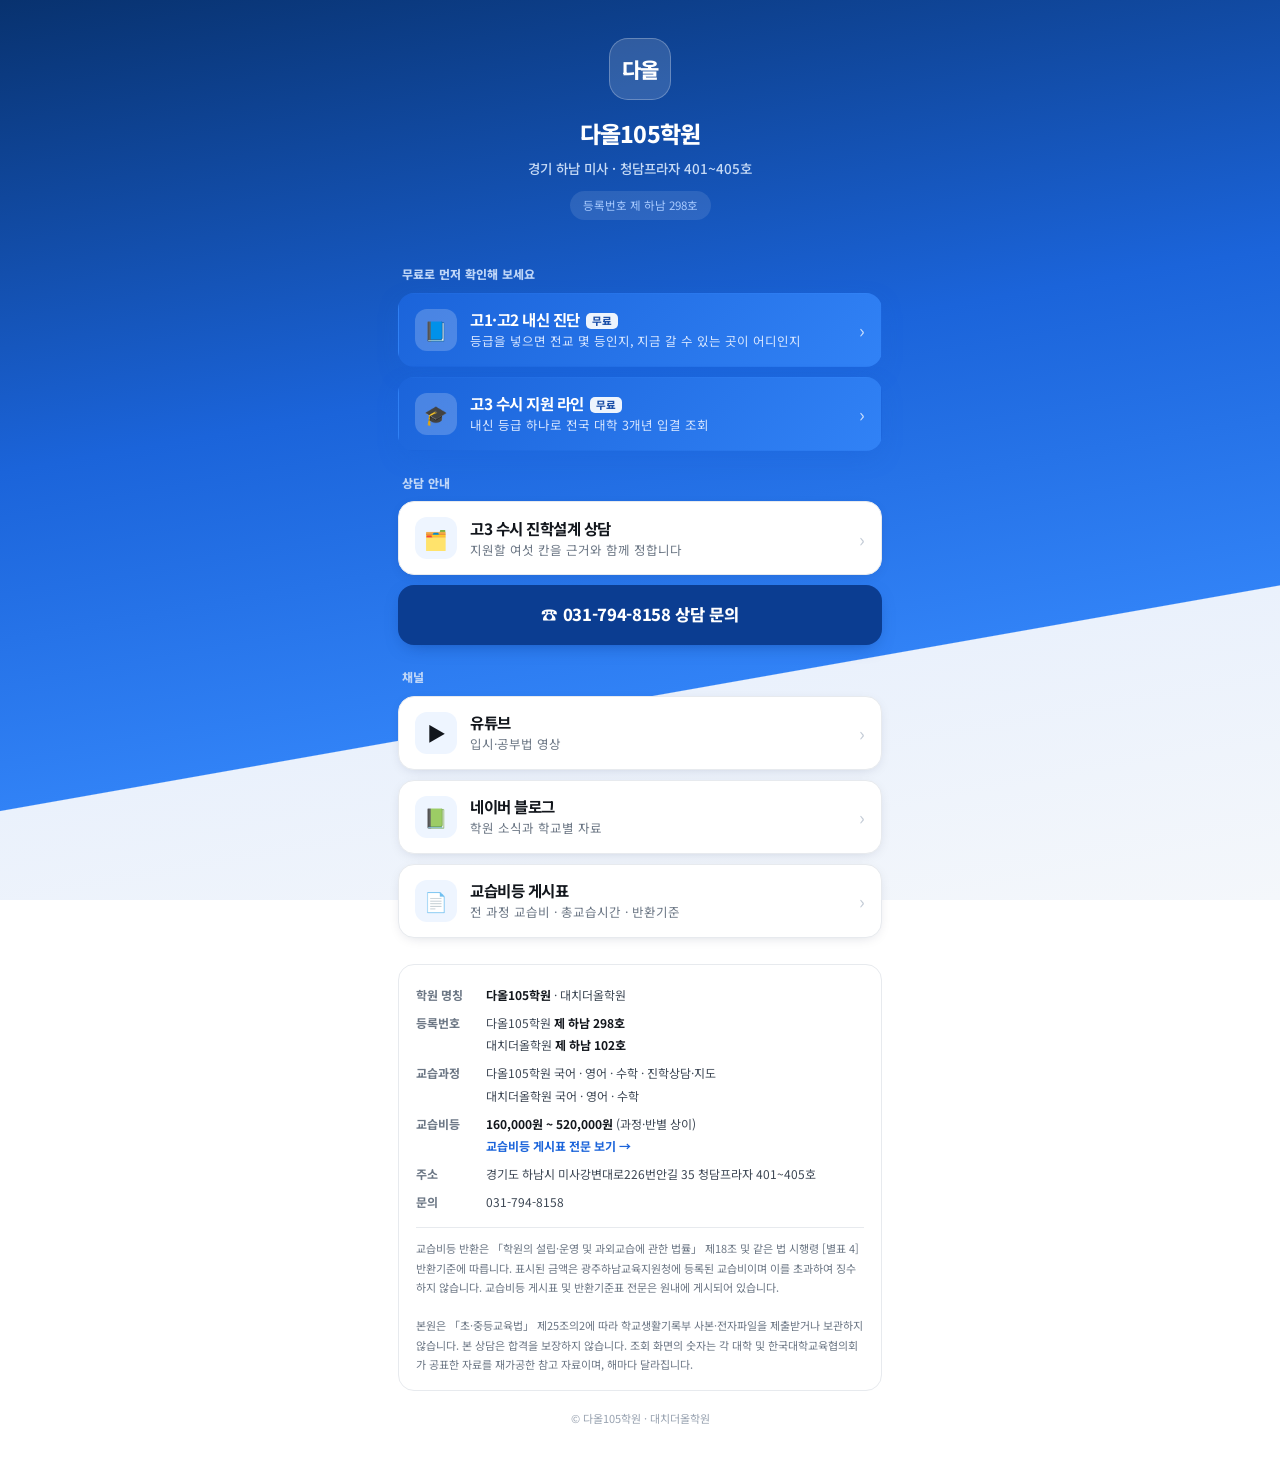
<file: link/index.html>
<!doctype html>
<html lang="ko">
<head>
<meta charset="utf-8">
<meta name="viewport" content="width=device-width,initial-scale=1,viewport-fit=cover">
<title>다올105학원 · 하남 미사 | 안내</title>
<meta name="description" content="다올105학원(등록 제 하남 298호) 하남 미사. 국어·영어·수학·진학상담지도. 내신 진단 무료조회, 수시 지원 라인 조회, 교습비등 게시표.">
<meta name="theme-color" content="#0B3D91">
<meta property="og:title" content="다올105학원 · 하남 미사">
<meta property="og:description" content="고1·2 내신 진단 / 고3 수시 지원 라인 무료조회">
<meta property="og:type" content="website">
<link rel="preconnect" href="https://fonts.googleapis.com">
<link rel="preconnect" href="https://fonts.gstatic.com" crossorigin>
<link href="https://fonts.googleapis.com/css2?family=Noto+Sans+KR:wght@400;500;700;800&display=swap" rel="stylesheet">
<style>
:root{
  --blue:#3182F6;--blue2:#1B64DA;--blue3:#0B3D91;--gold:#B69656;
  --ink:#12161C;--g1:#3D4754;--g2:#6B7684;--ln:#E7EAEE;
  --card:#fff;--r:16px;color-scheme:light
}
*{box-sizing:border-box;-webkit-tap-highlight-color:transparent}
html{-webkit-text-size-adjust:100%}
body{margin:0;min-height:100dvh;color:var(--ink);
  font-family:"Noto Sans KR","Pretendard","Apple SD Gothic Neo","Malgun Gothic",system-ui,sans-serif;
  font-size:15px;line-height:1.66;
  background:linear-gradient(170deg,#08326F 0%,#1B64DA 42%,#3182F6 72%,#EAF1FC 72.1%,#F4F7FB 100%);
  background-attachment:fixed}
.w{max-width:520px;margin:0 auto;padding:0 18px 44px}

/* 헤더 */
header{text-align:center;padding:38px 0 22px;color:#fff}
.mark{width:62px;height:62px;margin:0 auto 14px;border-radius:19px;
  background:rgba(255,255,255,.14);border:1px solid rgba(255,255,255,.26);
  display:flex;align-items:center;justify-content:center;
  font-size:21px;font-weight:800;letter-spacing:-.05em;color:#fff}
header h1{margin:0 0 5px;font-size:23px;font-weight:800;letter-spacing:-.04em}
header .sub{font-size:13.5px;color:#C6DAF5;font-weight:500}
header .reg{display:inline-block;margin-top:11px;font-size:11.5px;color:#A9CBFF;
  background:rgba(255,255,255,.1);border-radius:99px;padding:5px 13px}

/* 그룹 */
.grp{margin-top:22px}
.grp>.gt{font-size:12px;font-weight:800;letter-spacing:.02em;margin:0 0 9px 4px;color:#BFD6F7}
.grp.light>.gt{color:var(--g2)}

/* 버튼 */
a.b{display:flex;align-items:center;gap:13px;background:var(--card);
  border:1px solid var(--ln);border-radius:var(--r);padding:15px 16px;margin-bottom:10px;
  text-decoration:none;color:inherit;box-shadow:0 3px 14px -6px rgba(10,25,60,.22);
  transition:transform .12s,box-shadow .12s}
a.b:active{transform:scale(.985);box-shadow:0 1px 6px -3px rgba(10,25,60,.3)}
a.b .ic{flex:0 0 auto;width:42px;height:42px;border-radius:12px;background:#EEF5FF;
  display:flex;align-items:center;justify-content:center;font-size:19px}
a.b .tx{flex:1;min-width:0}
a.b .t1{display:block;font-size:15.5px;font-weight:700;letter-spacing:-.03em;line-height:1.35}
a.b .t2{display:block;font-size:12.5px;color:var(--g2);line-height:1.5;margin-top:2px}
a.b .ar{flex:0 0 auto;color:#C3CBD6;font-size:19px}

a.b.hero{background:linear-gradient(135deg,#1B64DA,#3182F6);border-color:transparent;color:#fff;
  box-shadow:0 8px 24px -8px rgba(27,100,218,.6)}
a.b.hero .ic{background:rgba(255,255,255,.2)}
a.b.hero .t2{color:#D7E6FF}
a.b.hero .ar{color:rgba(255,255,255,.75)}
a.b .tag{display:inline-block;font-size:10.5px;font-weight:800;letter-spacing:0;
  background:#FFE9A8;color:#7C4A03;border-radius:5px;padding:1px 6px;margin-left:6px;vertical-align:1px}
a.b.hero .tag{background:rgba(255,255,255,.92);color:#1B4FA8}

/* 전화 */
a.tel{display:flex;align-items:center;justify-content:center;gap:9px;
  background:var(--blue3);color:#fff;border-radius:var(--r);padding:16px;
  text-decoration:none;font-size:16.5px;font-weight:800;letter-spacing:-.02em;margin-bottom:10px;
  box-shadow:0 6px 18px -8px rgba(11,61,145,.7)}

/* 법정 표시 */
.legal{margin-top:26px;background:var(--card);border:1px solid var(--ln);border-radius:var(--r);
  padding:16px 17px;font-size:12px;color:var(--g1);line-height:1.85}
.legal b{color:var(--ink);font-weight:700}
.legal .r{display:flex;gap:8px;padding:3px 0}
.legal .r span:first-child{flex:0 0 62px;color:var(--g2);font-weight:700}
.legal .r span:last-child{flex:1}
.legal a{color:var(--blue2);font-weight:700;text-decoration:none}
.legal hr{border:0;border-top:1px solid var(--ln);margin:11px 0}
.legal .nt{font-size:11px;color:var(--g2);line-height:1.75}

footer{text-align:center;font-size:11px;color:#98A2B0;margin-top:18px;line-height:1.7}
</style>
</head>
<body>
<div class="w">

<header>
  <div class="mark">다올</div>
  <h1>다올105학원</h1>
  <div class="sub">경기 하남 미사 · 청담프라자 401~405호</div>
  <div class="reg">등록번호 제 하남 298호</div>
</header>

<div class="grp">
  <p class="gt">무료로 먼저 확인해 보세요</p>

  <a class="b hero" data-src href="../hs12/">
    <span class="ic">📘</span>
    <span class="tx">
      <b class="t1">고1·고2 내신 진단<span class="tag">무료</span></b>
      <span class="t2">등급을 넣으면 전교 몇 등인지, 지금 갈 수 있는 곳이 어디인지</span>
    </span><span class="ar">›</span>
  </a>

  <a class="b hero" data-src href="../">
    <span class="ic">🎓</span>
    <span class="tx">
      <b class="t1">고3 수시 지원 라인<span class="tag">무료</span></b>
      <span class="t2">내신 등급 하나로 전국 대학 3개년 입결 조회</span>
    </span><span class="ar">›</span>
  </a>
</div>

<div class="grp">
  <p class="gt">상담 안내</p>

  <a class="b" data-src href="../consulting/">
    <span class="ic">🗂️</span>
    <span class="tx">
      <b class="t1">고3 수시 진학설계 상담</b>
      <span class="t2">지원할 여섯 칸을 근거와 함께 정합니다</span>
    </span><span class="ar">›</span>
  </a>

  <a class="tel" href="tel:031-794-8158">☎ 031-794-8158 상담 문의</a>
</div>

<div class="grp">
  <p class="gt">채널</p>

  <a class="b" href="https://www.youtube.com/@%EB%8B%A4%EC%98%AC105%ED%95%99%EC%9B%90" target="_blank" rel="noopener">
    <span class="ic">▶️</span>
    <span class="tx">
      <b class="t1">유튜브</b>
      <span class="t2">입시·공부법 영상</span>
    </span><span class="ar">›</span>
  </a>

  <a class="b" href="https://blog.naver.com/daol105misa" target="_blank" rel="noopener">
    <span class="ic">📗</span>
    <span class="tx">
      <b class="t1">네이버 블로그</b>
      <span class="t2">학원 소식과 학교별 자료</span>
    </span><span class="ar">›</span>
  </a>

  <a class="b" data-src href="../fee/">
    <span class="ic">📄</span>
    <span class="tx">
      <b class="t1">교습비등 게시표</b>
      <span class="t2">전 과정 교습비 · 총교습시간 · 반환기준</span>
    </span><span class="ar">›</span>
  </a>
</div>

<div class="legal">
  <div class="r"><span>학원 명칭</span><span><b>다올105학원</b> · 대치더올학원</span></div>
  <div class="r"><span>등록번호</span><span>다올105학원 <b>제 하남 298호</b><br>대치더올학원 <b>제 하남 102호</b></span></div>
  <div class="r"><span>교습과정</span><span>다올105학원 국어 · 영어 · 수학 · 진학상담·지도<br>대치더올학원 국어 · 영어 · 수학</span></div>
  <div class="r"><span>교습비등</span><span><b>160,000원 ~ 520,000원</b> (과정·반별 상이)<br><a href="../fee/">교습비등 게시표 전문 보기 →</a></span></div>
  <div class="r"><span>주소</span><span>경기도 하남시 미사강변대로226번안길 35 청담프라자 401~405호</span></div>
  <div class="r"><span>문의</span><span>031-794-8158</span></div>
  <hr>
  <div class="nt">
    교습비등 반환은 「학원의 설립·운영 및 과외교습에 관한 법률」 제18조 및 같은 법 시행령 [별표 4] 반환기준에 따릅니다.
    표시된 금액은 광주하남교육지원청에 등록된 교습비이며 이를 초과하여 징수하지 않습니다.
    교습비등 게시표 및 반환기준표 전문은 원내에 게시되어 있습니다.<br><br>
    본원은 「초·중등교육법」 제25조의2에 따라 학교생활기록부 사본·전자파일을 제출받거나 보관하지 않습니다.
    본 상담은 합격을 보장하지 않습니다. 조회 화면의 숫자는 각 대학 및 한국대학교육협의회가 공표한 자료를
    재가공한 참고 자료이며, 해마다 달라집니다.
  </div>
</div>

<footer>© 다올105학원 · 대치더올학원</footer>

</div>

<script>
/* 이 페이지에 들어온 경로를 그대로 다음 페이지로 넘긴다.
   예) /link/?src=ig 로 들어오면 아래 버튼들이 전부 ?src=ig 를 달고 나간다. */
(function(){
  var m=/[?&](?:utm_source|src)=([^&]+)/.exec(location.search);
  var raw=m?decodeURIComponent(m[1]).toLowerCase().replace(/[^a-z0-9_-]/g,'').slice(0,20):'';
  var OK={youtube:1,yt:1,instagram:1,ig:1,insta:1,naver:1,blog:1,kakao:1,talk:1,litt:1,print:1,sms:1};
  var src=OK[raw]?raw:'litt';           /* 경로를 모르면 링크페이지 경유로 기록 */
  var c=/[?&](?:utm_content|sf)=([^&]+)/.exec(location.search);
  var sf=c?decodeURIComponent(c[1]).replace(/[^a-zA-Z0-9_-]/g,'').slice(0,20):'';
  [].forEach.call(document.querySelectorAll('a.b[data-src]'),function(a){
    var h=a.getAttribute('href');
    a.setAttribute('href', h+(h.indexOf('?')<0?'?':'&')+'src='+src+(sf?'&sf='+sf:''));
  });
})();
</script>
</body>
</html>
</file>
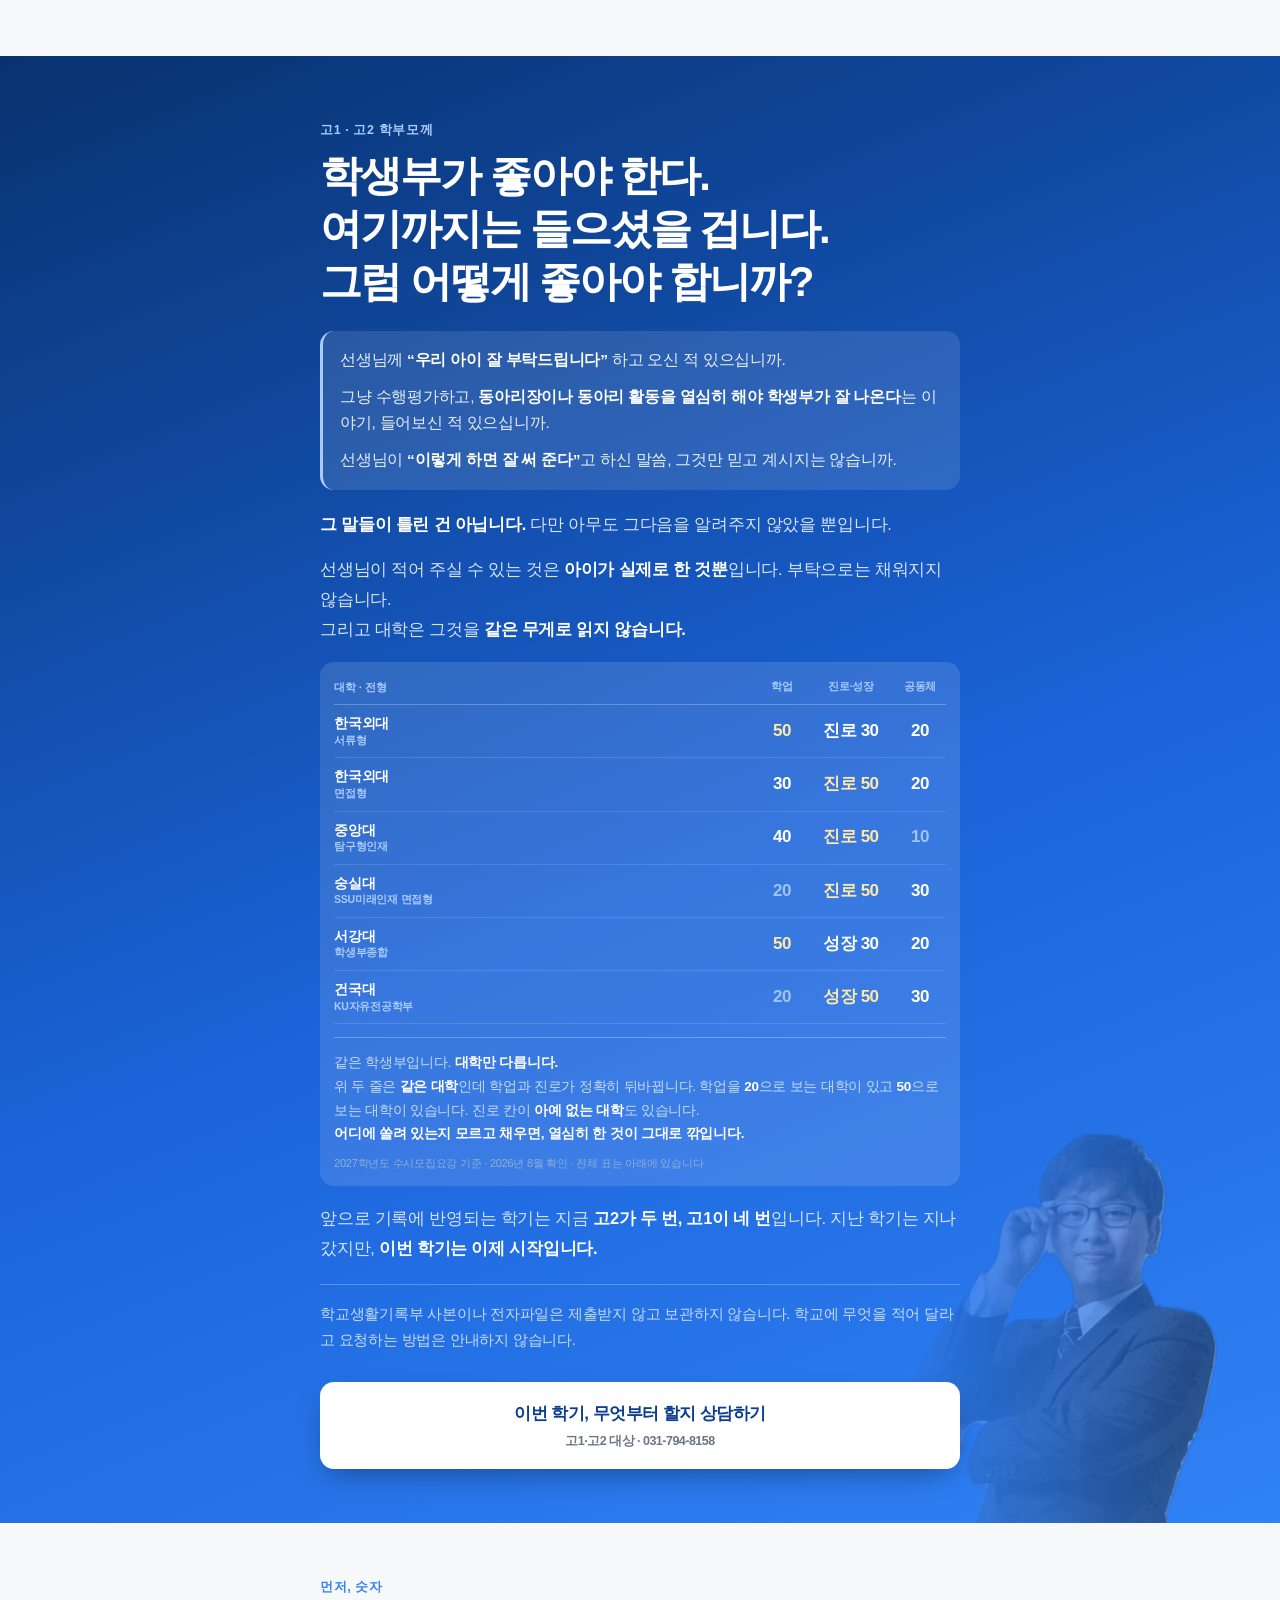
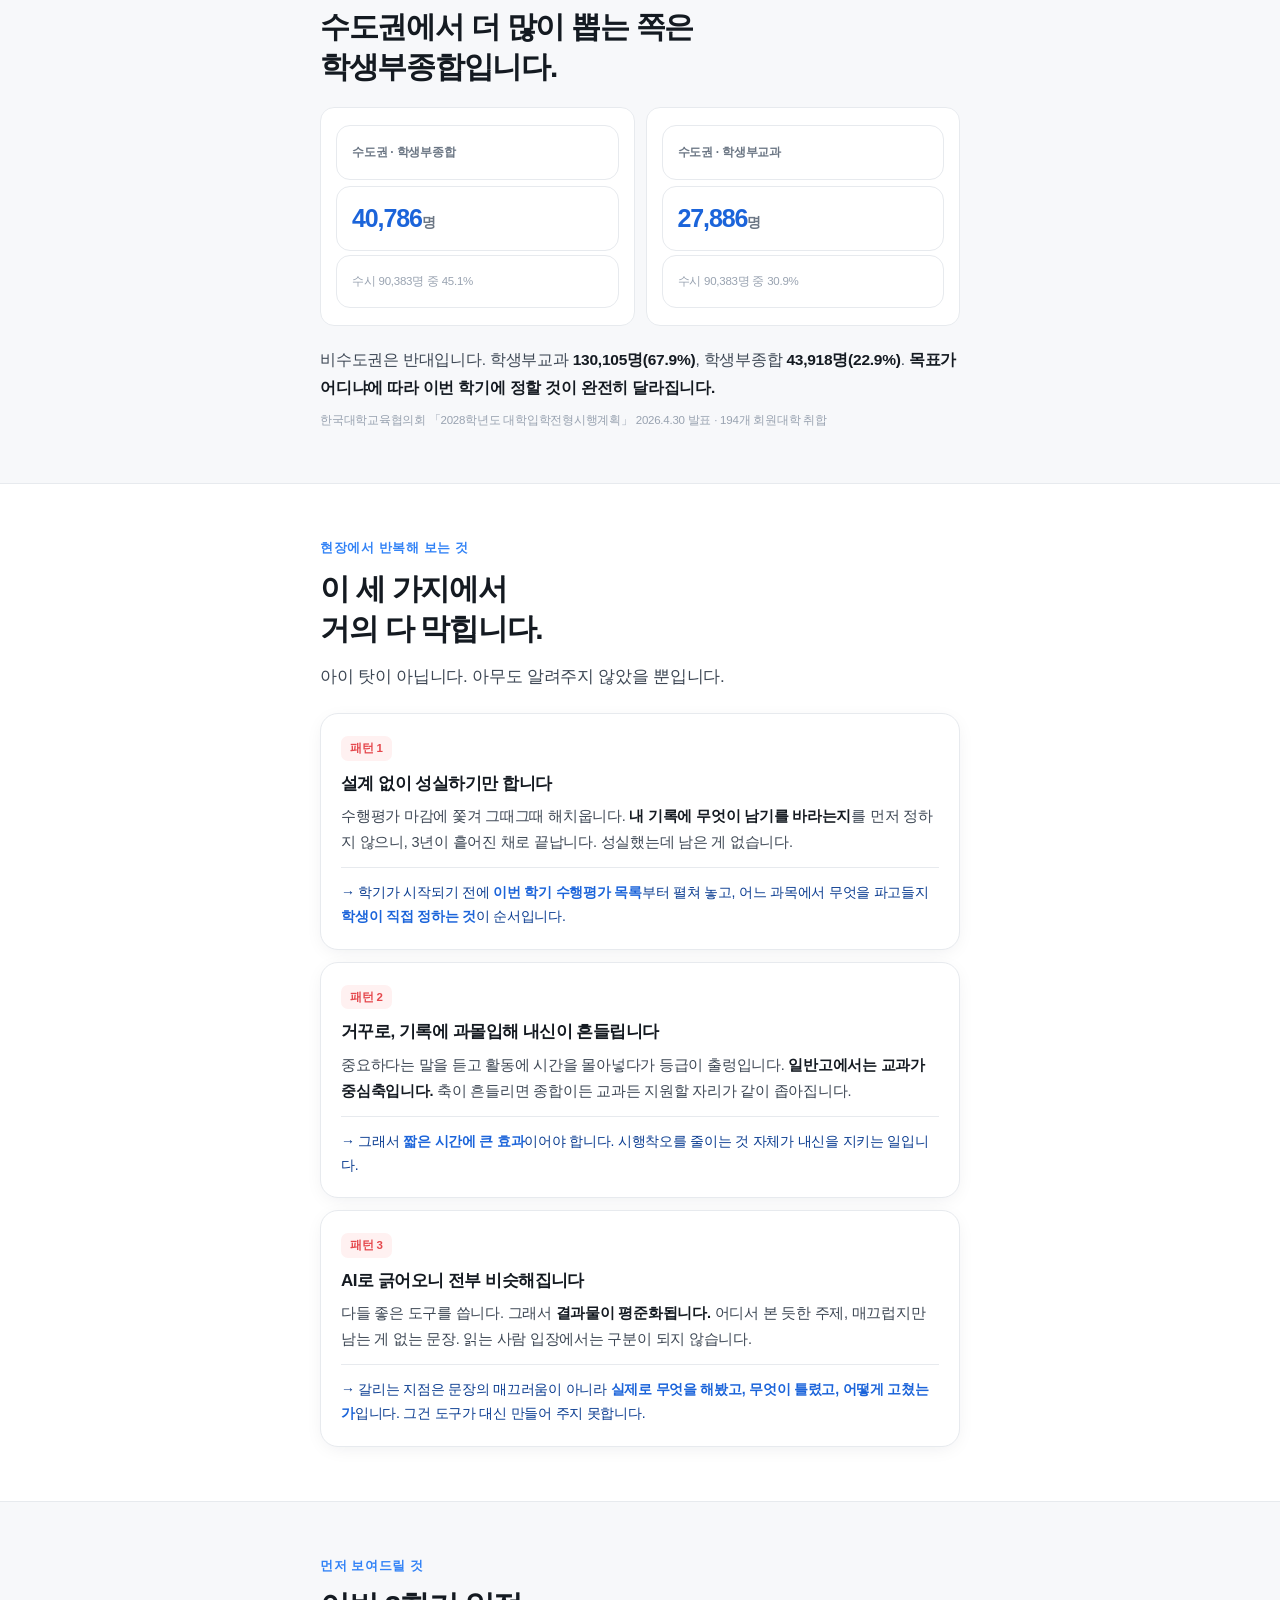
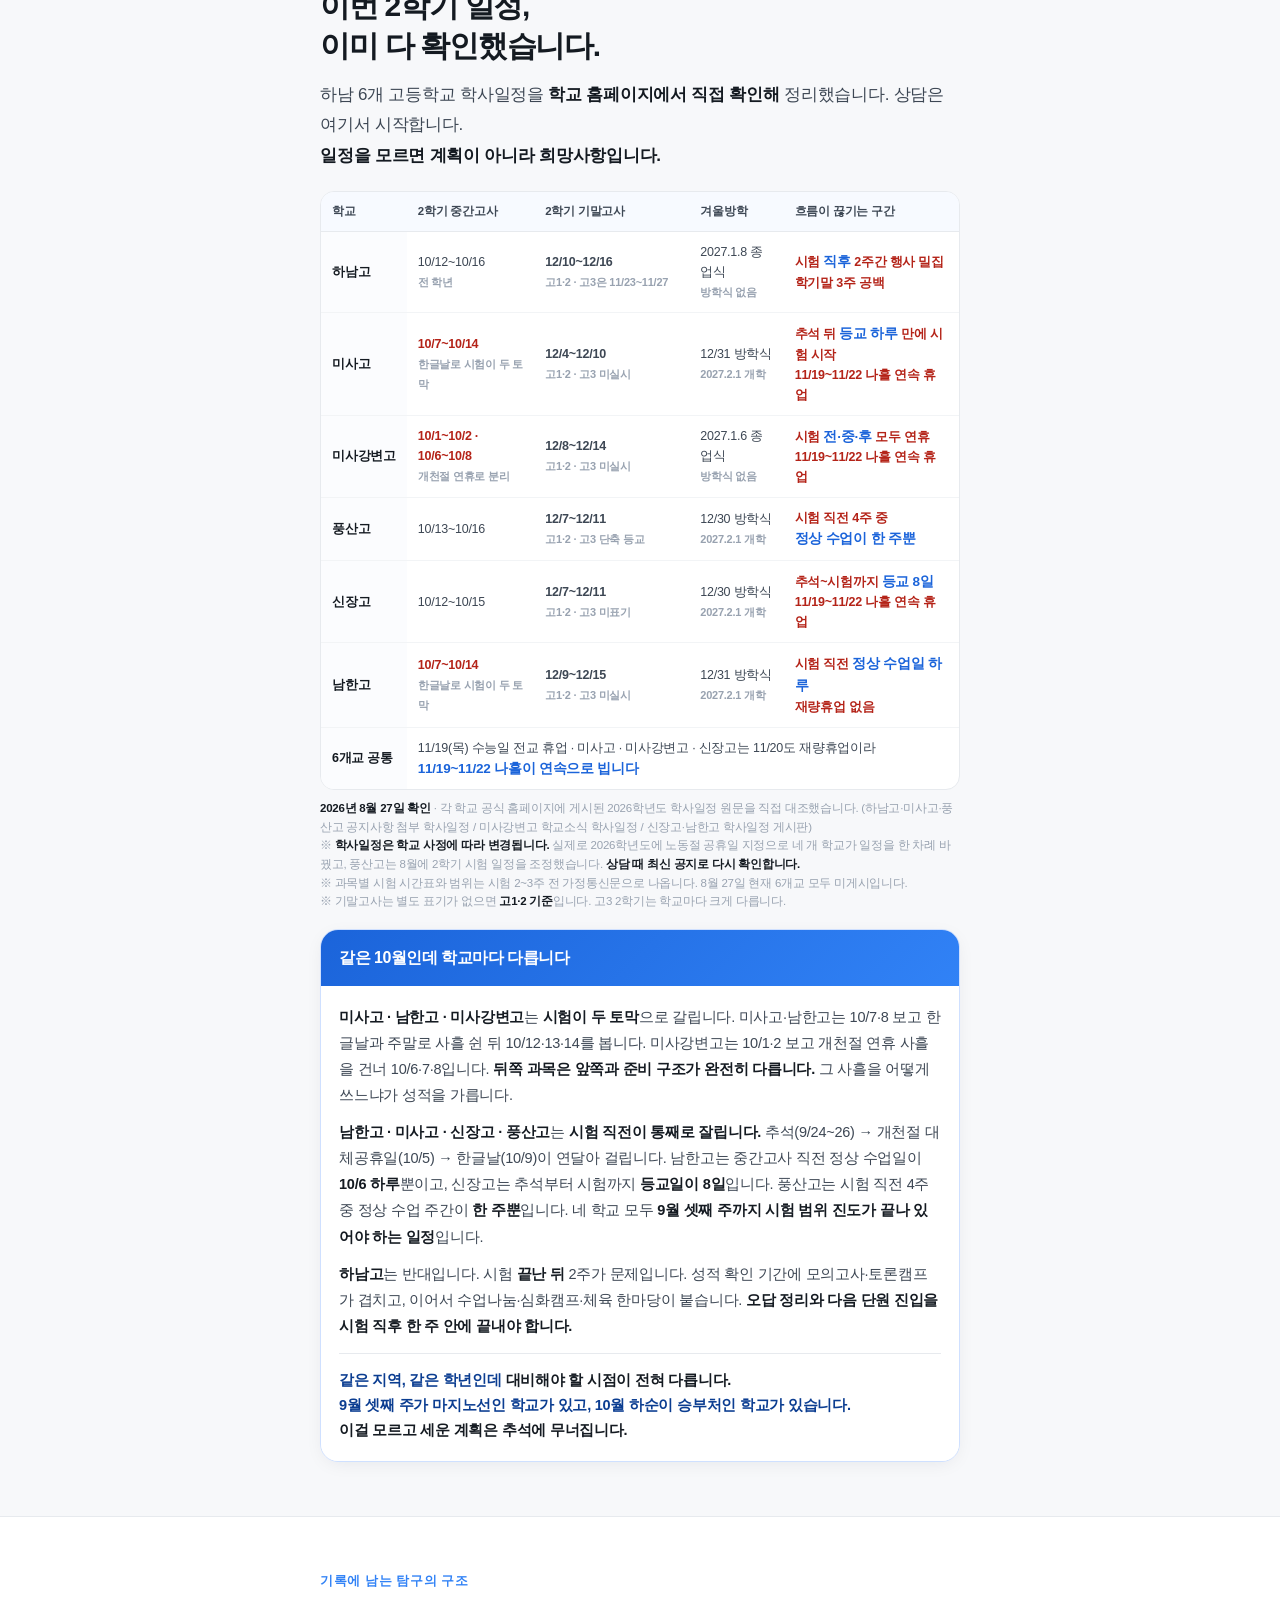
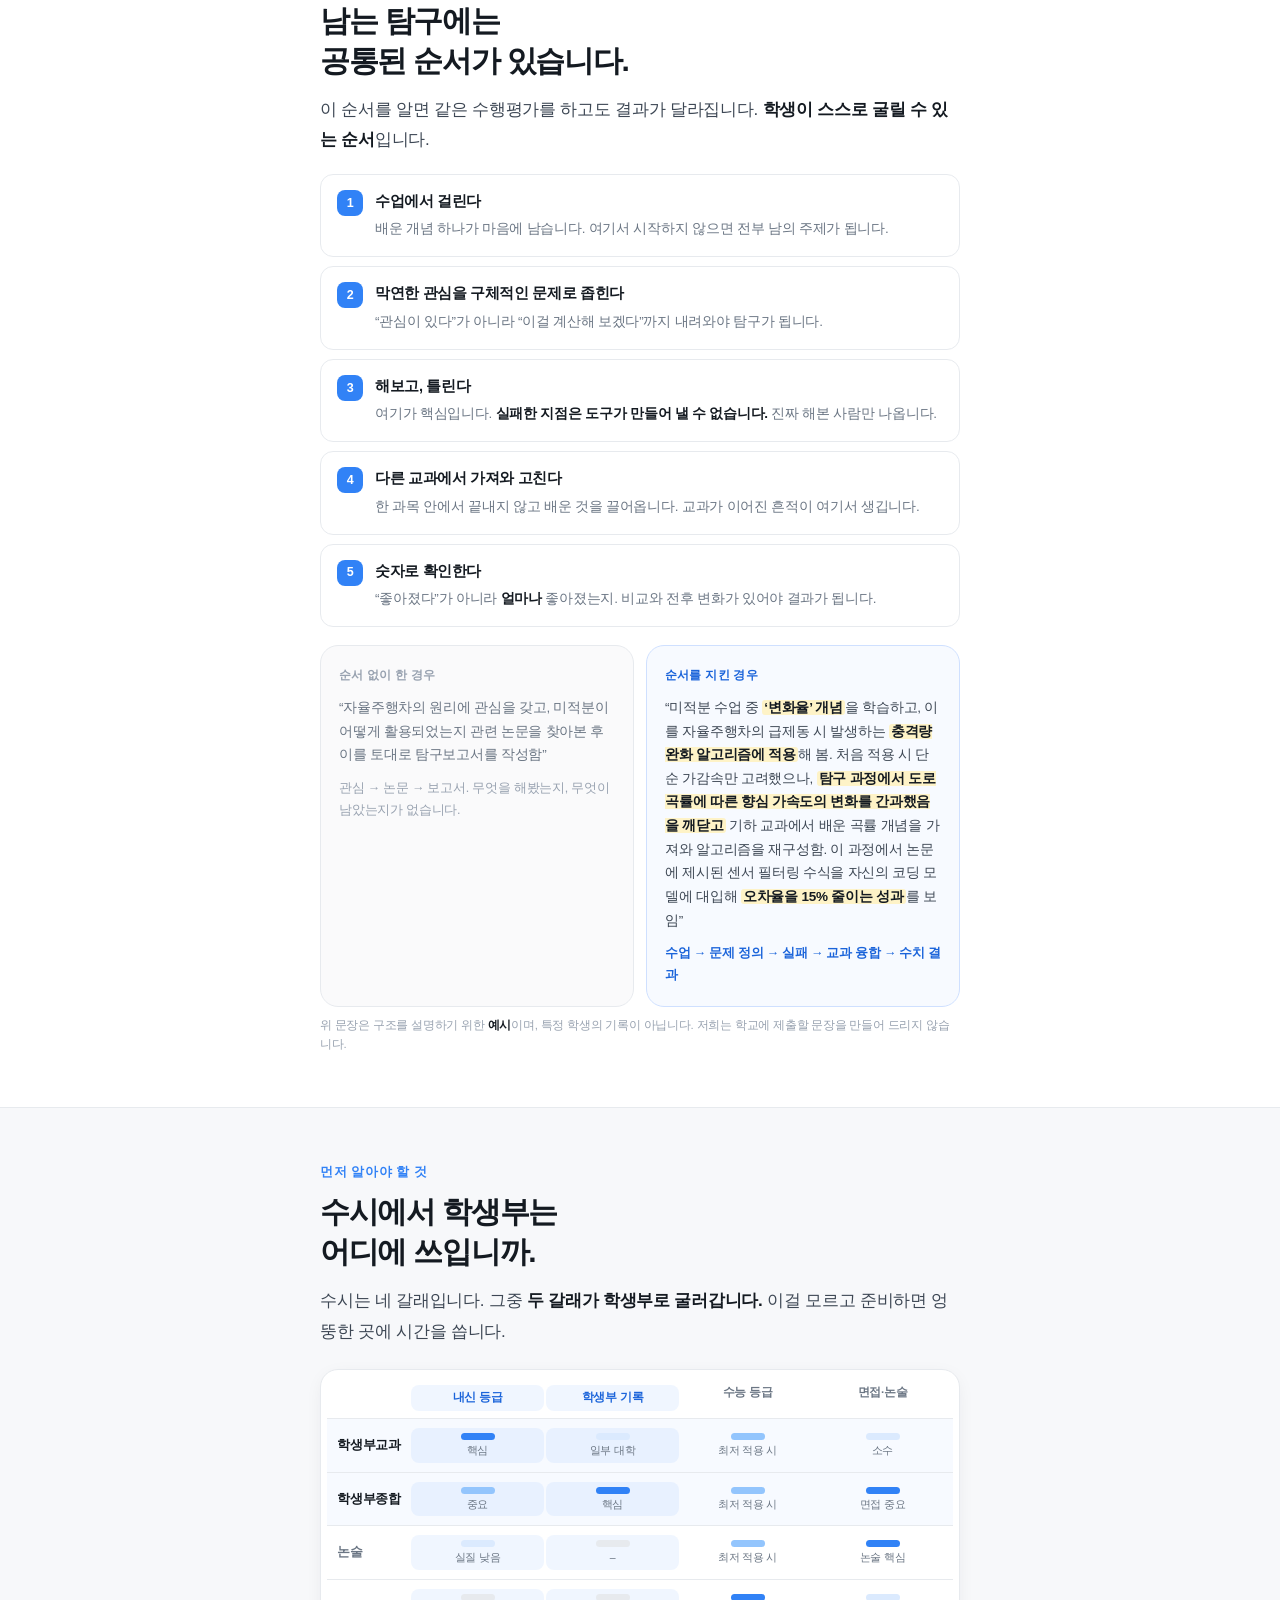
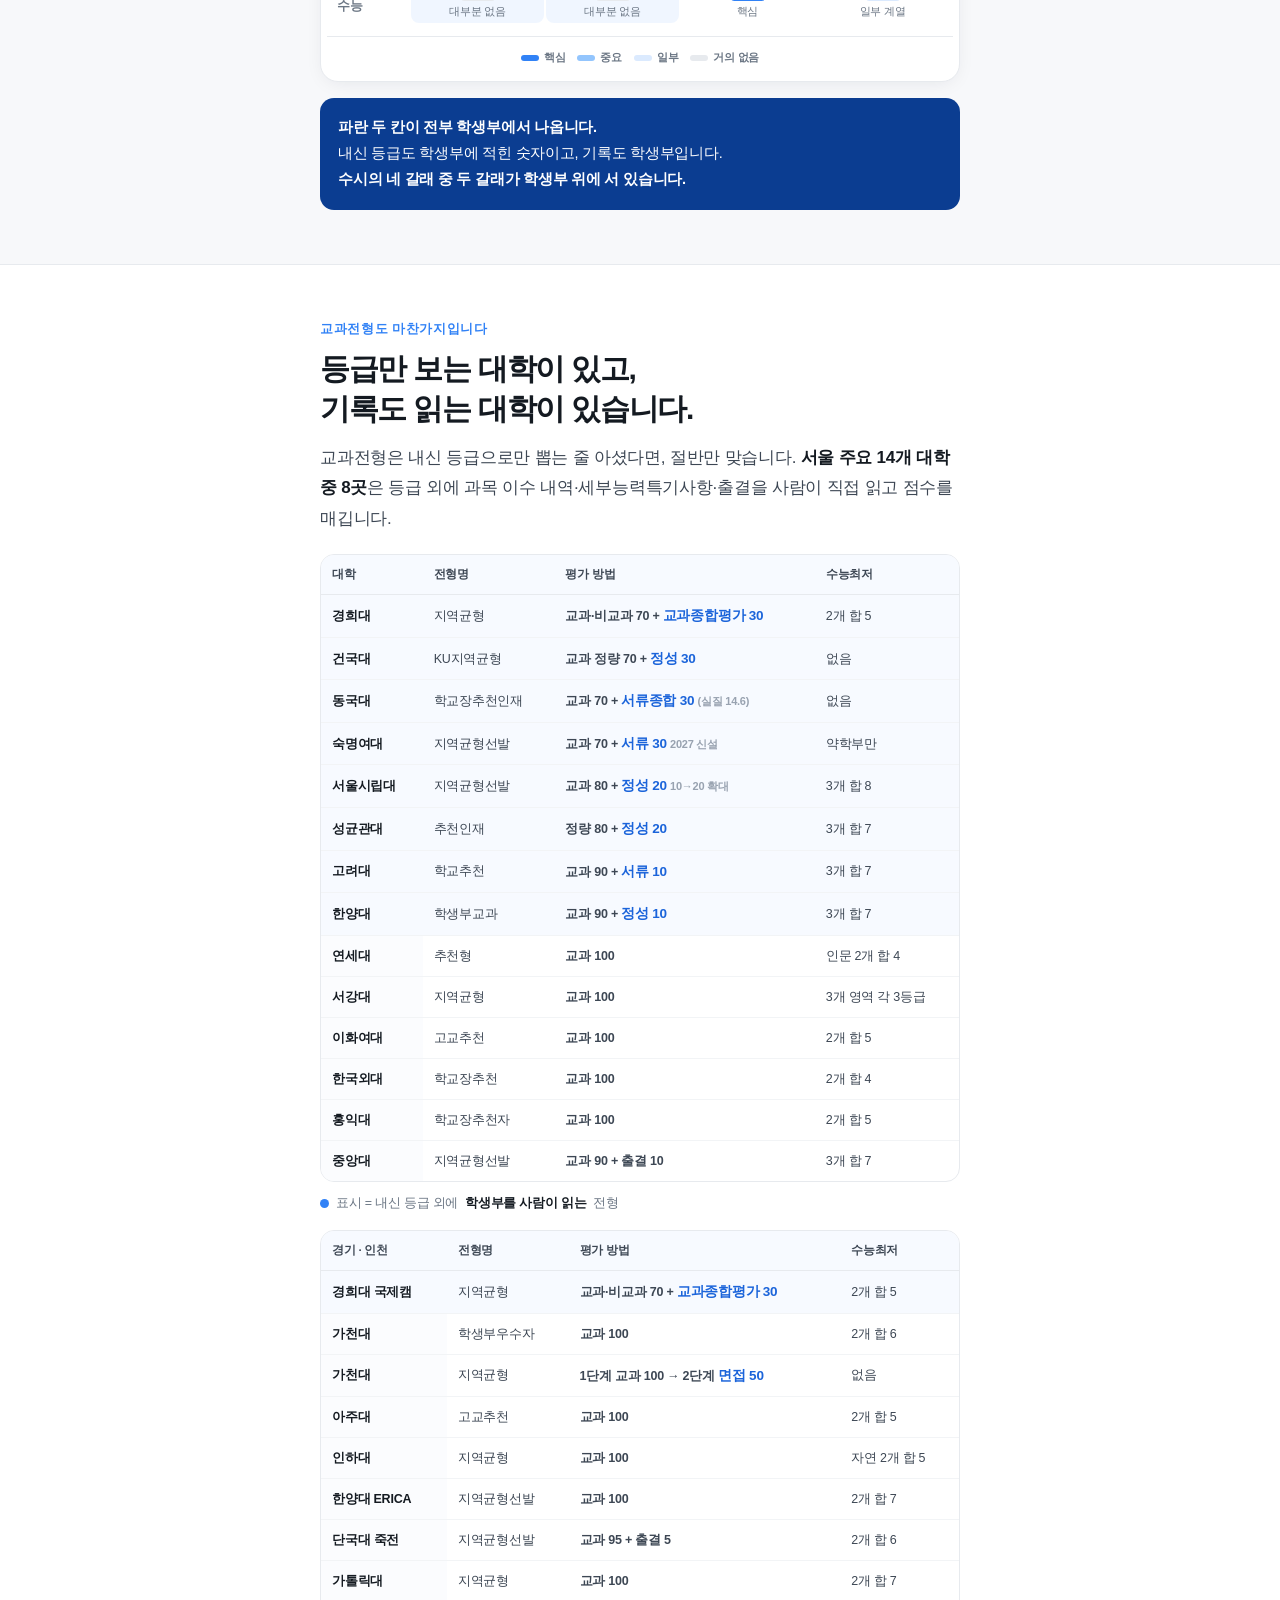
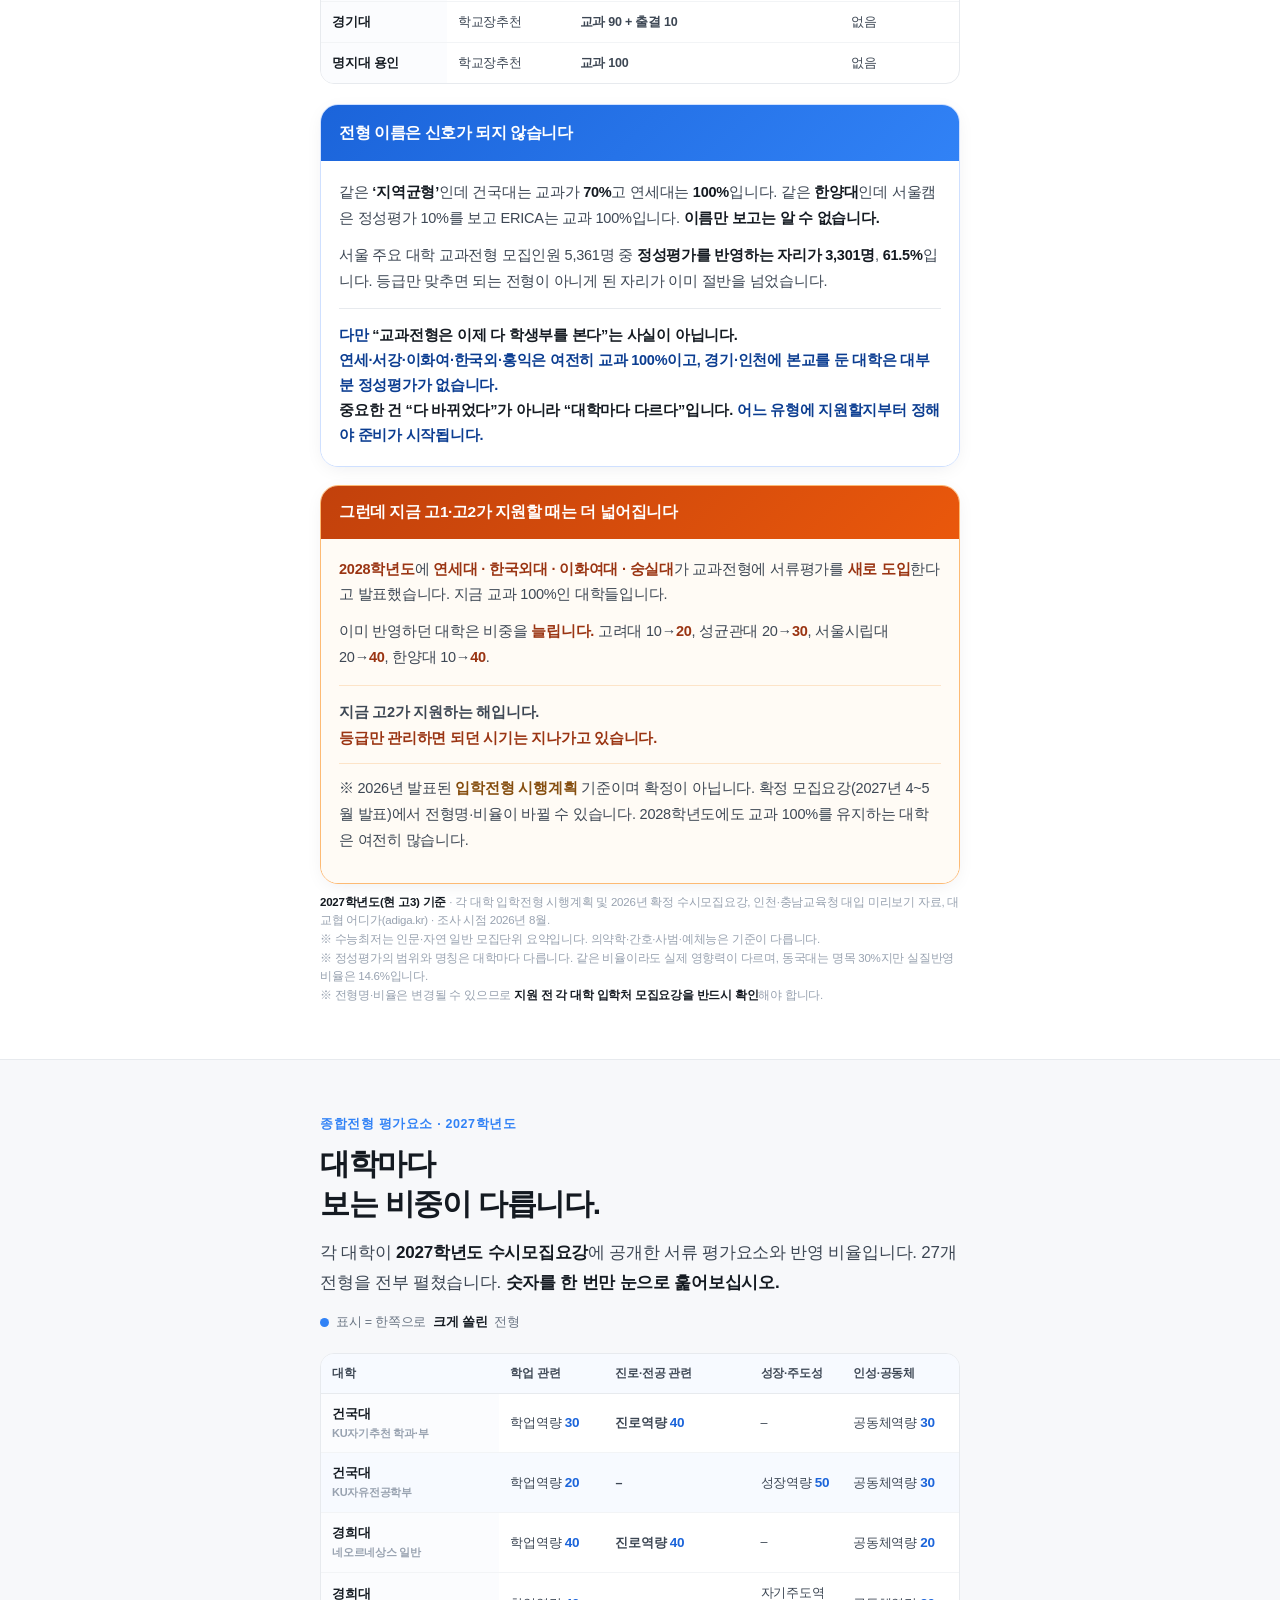
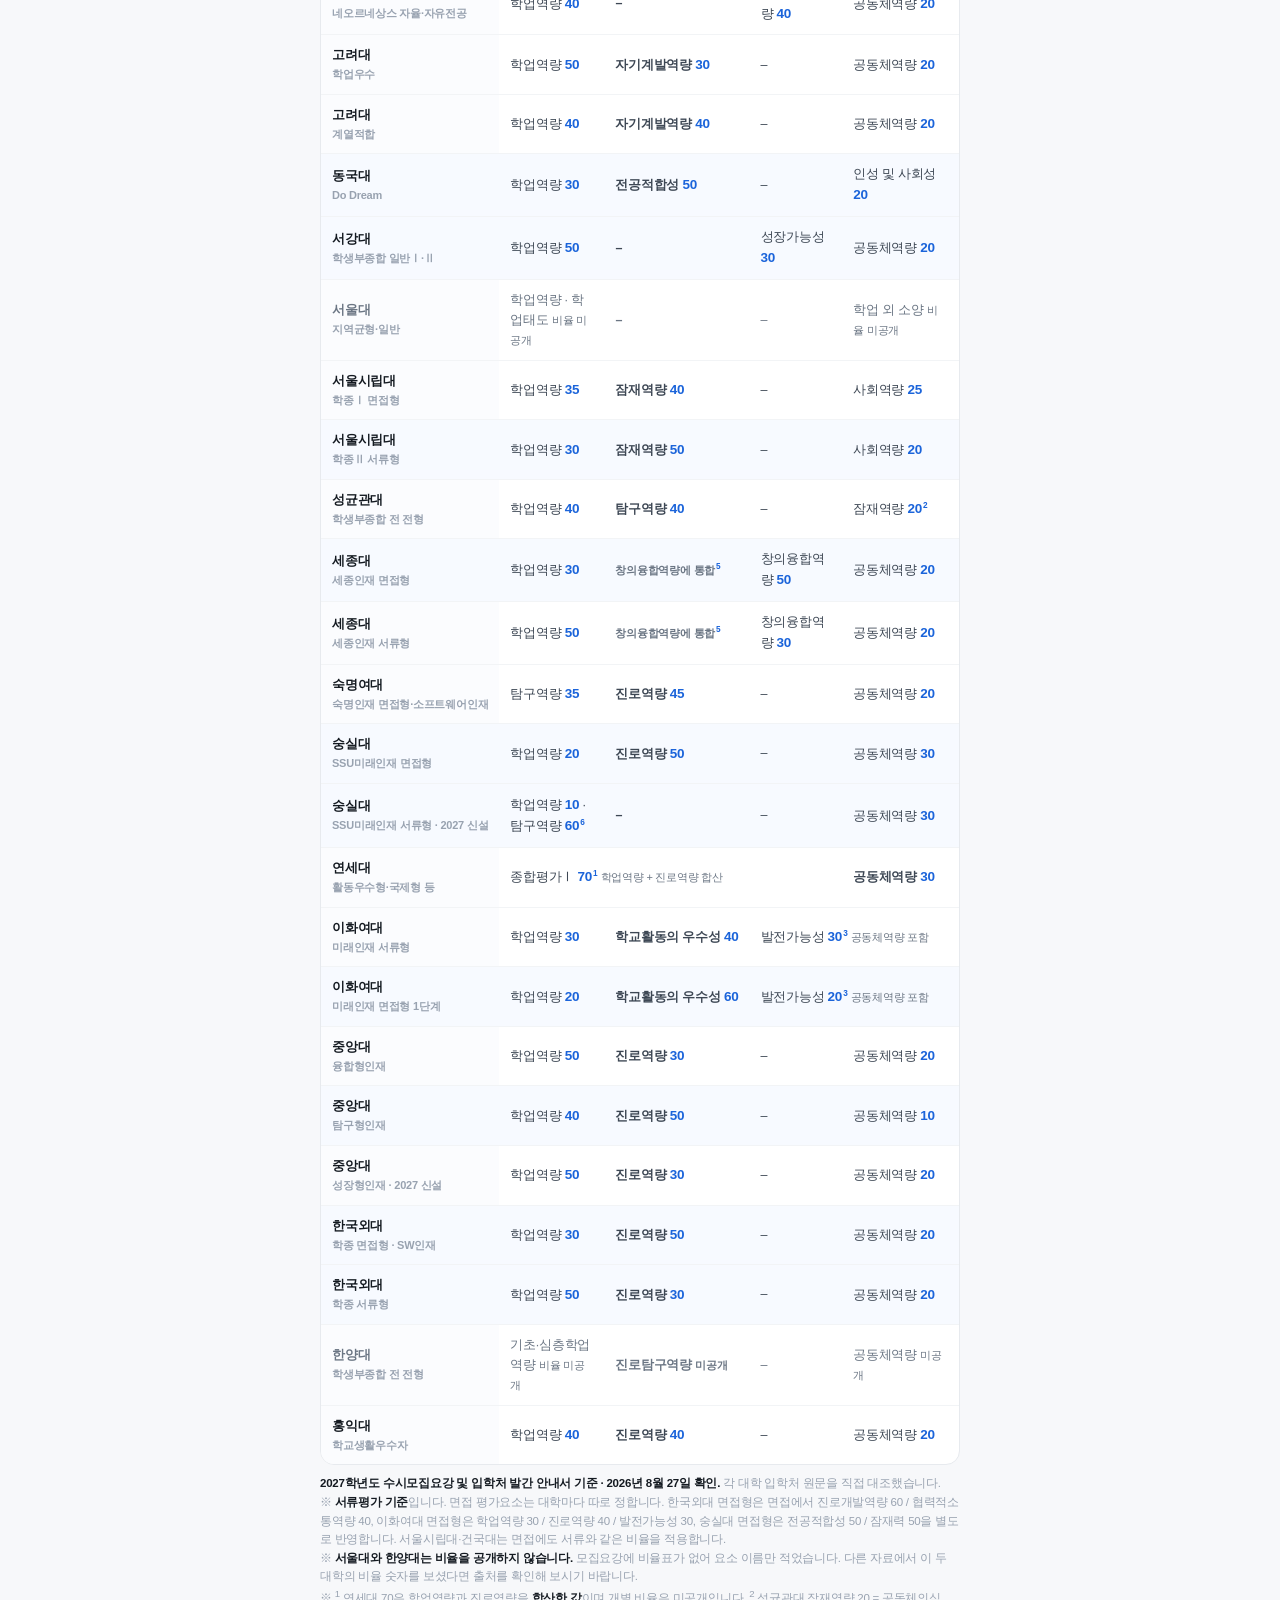
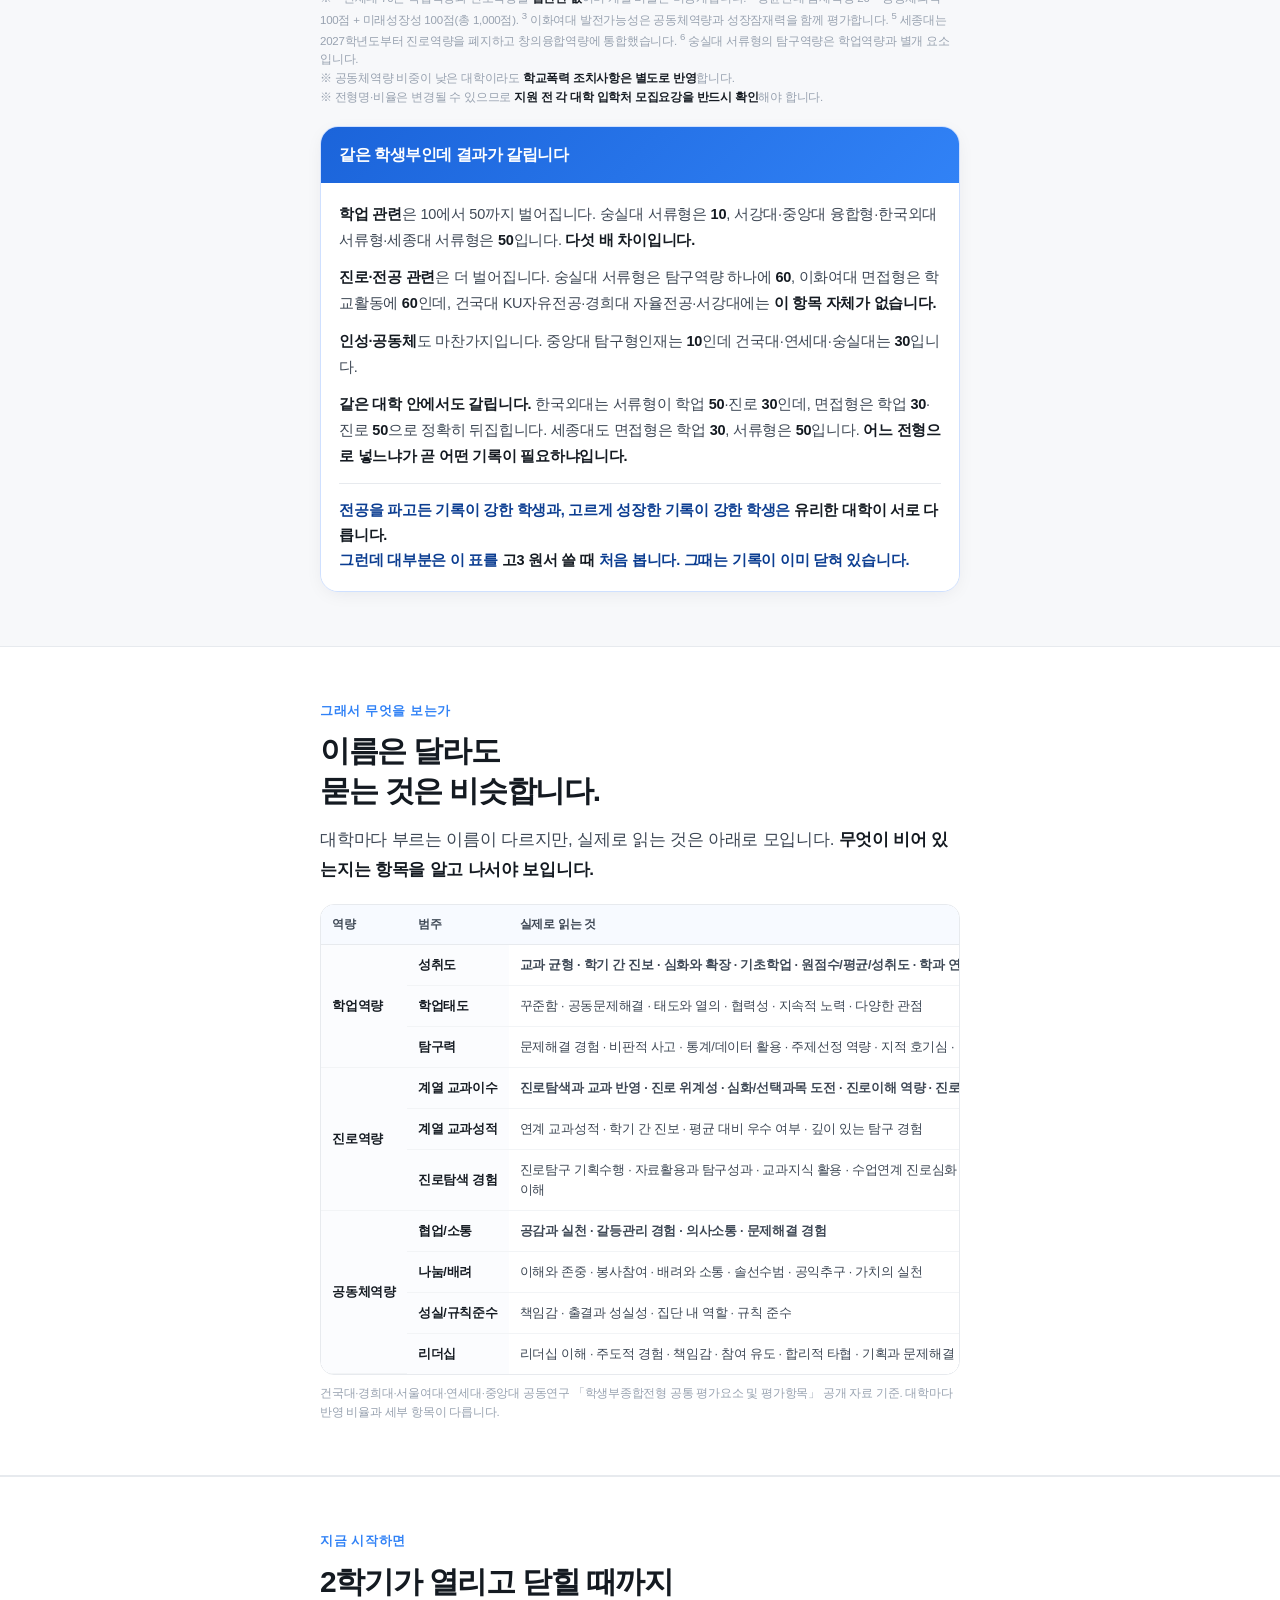
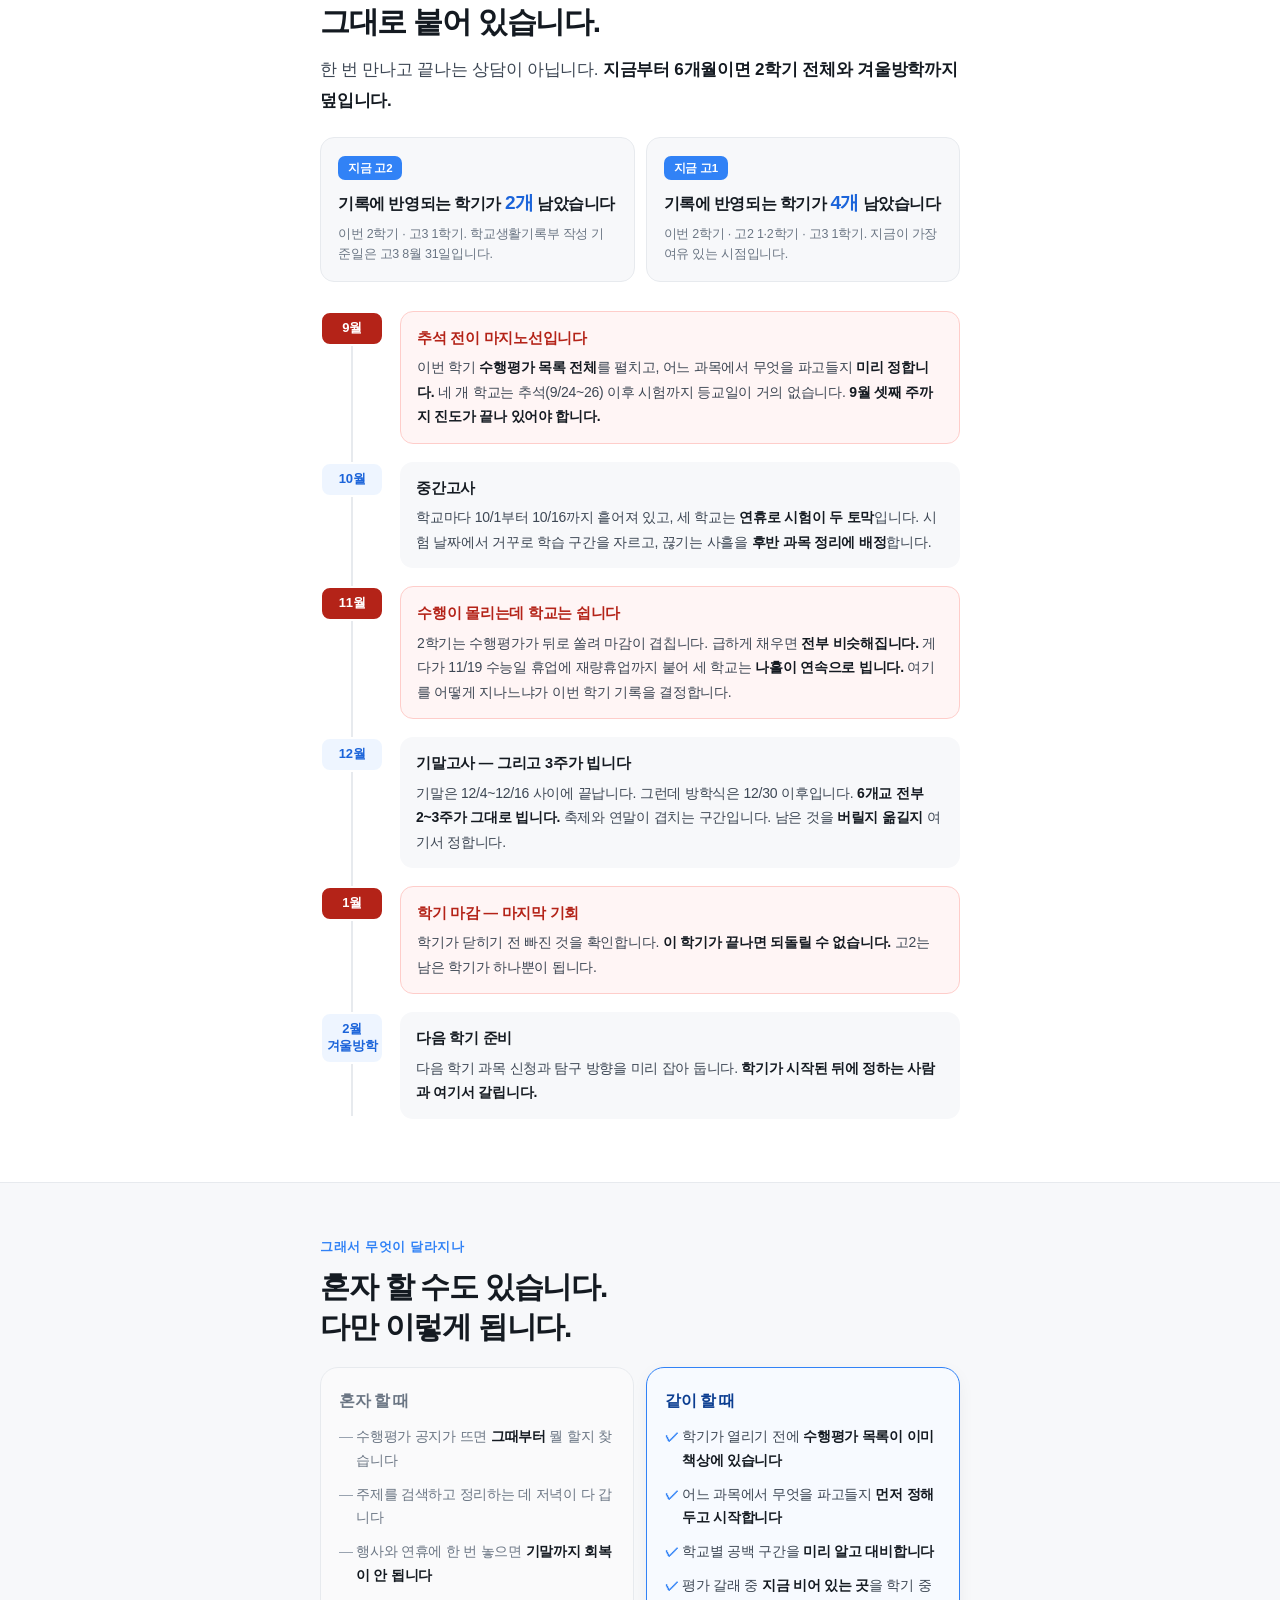
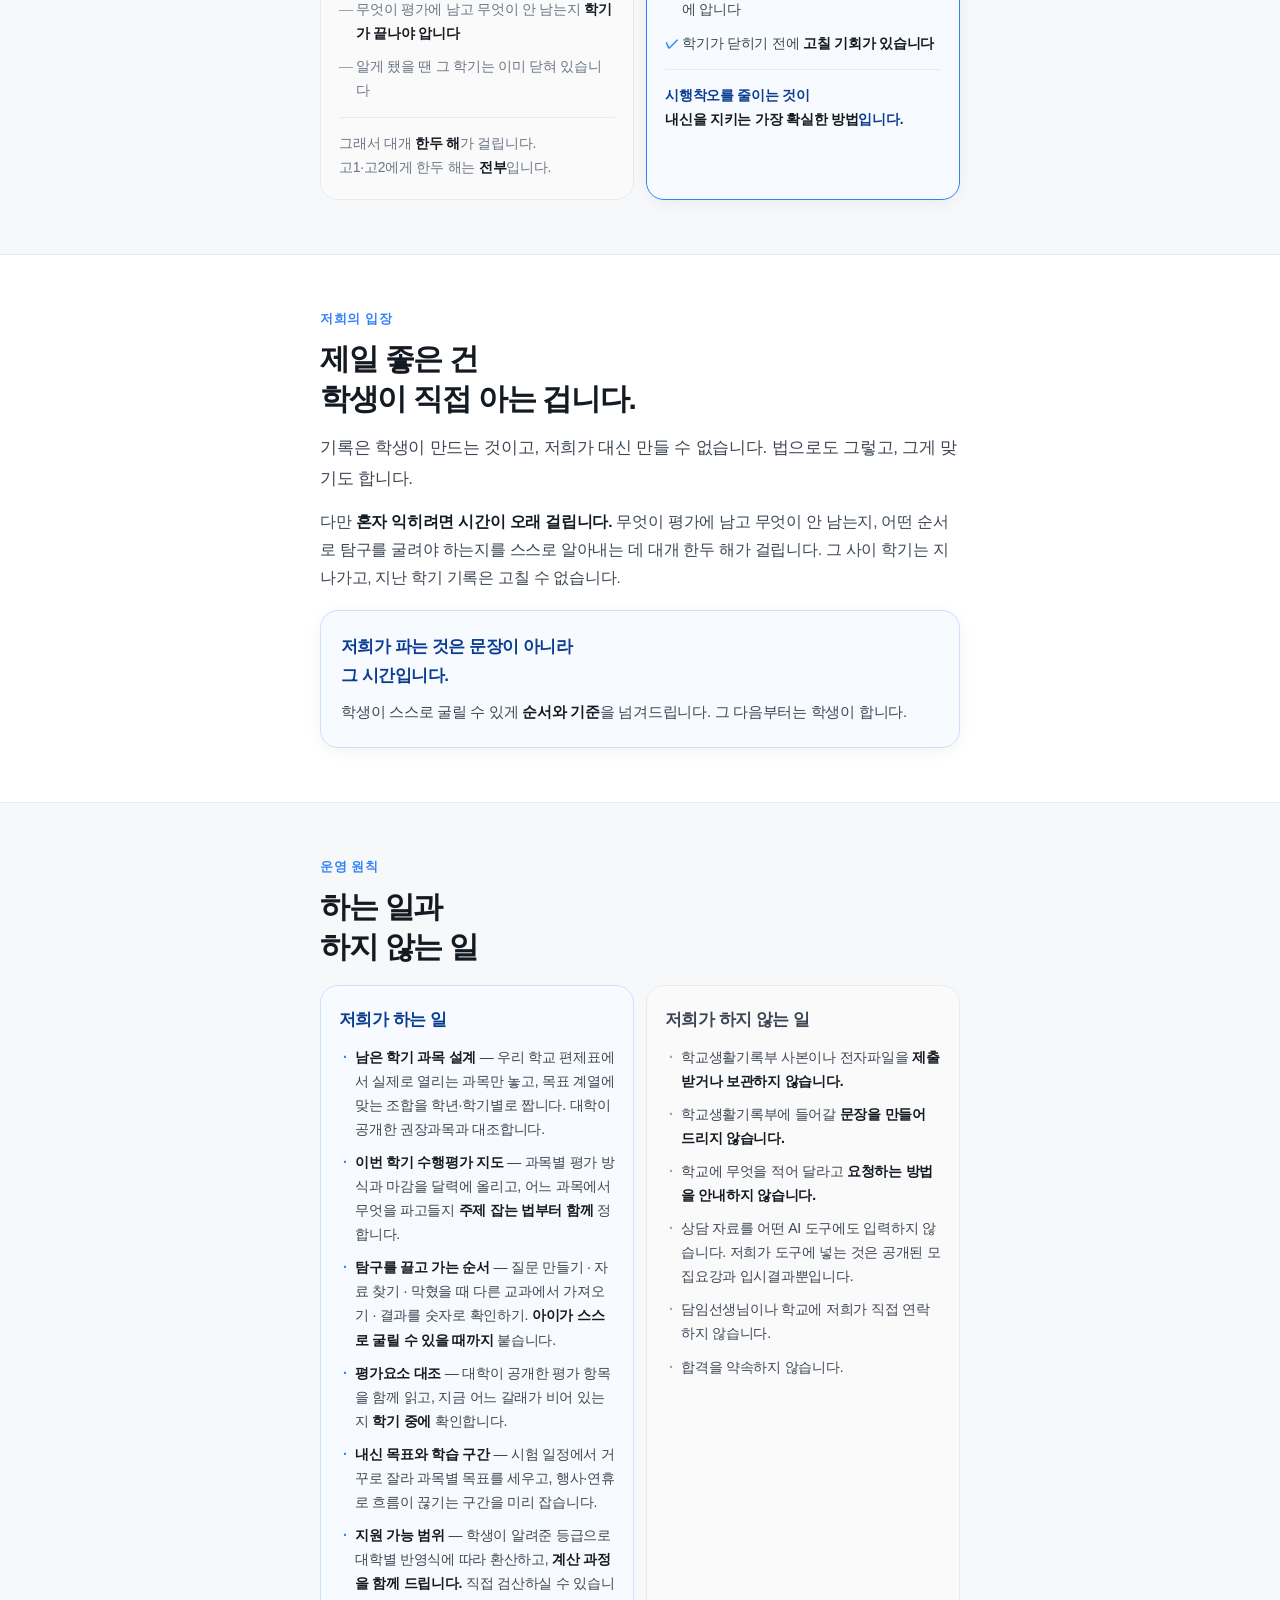
<file: plan/index.html>
<!doctype html>
<html lang="ko">
<head>
<meta charset="utf-8">
<meta name="viewport" content="width=device-width,initial-scale=1">
<meta name="robots" content="noindex,nofollow">
<title>학기별 진학 설계 | 다올105 · 하남 미사</title>
<meta name="description" content="일반고 고1·고2를 위한 진학 상담. 수업 안에서 탐구를 설계하는 법을 가르칩니다. 다올105 · 등록번호 제 하남 298호">
<style>
:root{
  --blue:#3182F6;--blue2:#1B64DA;--blue3:#0B3D91;--bs:#EEF5FF;--bs2:#F7FAFF;
  --ink:#141A21;--g1:#3D4754;--g2:#6B7684;--g3:#98A2B0;--ln:#E7EAEE;
  --bg:#F7F8FA;--card:#fff;--rd:#E5484D;--rds:#FFF1F1;--gn:#0FA36B;--gns:#EAFBF3;
  --am:#B45309;--ams:#FFFBEB;
  --r:18px;--sh:0 4px 20px -6px rgba(20,30,50,.10);--sh2:0 14px 40px -12px rgba(20,30,50,.22);
  color-scheme:light}
*{box-sizing:border-box;margin:0;padding:0;-webkit-text-size-adjust:100%}
body{font-family:"Pretendard",-apple-system,BlinkMacSystemFont,"Malgun Gothic",sans-serif;
  color:var(--ink);background:var(--bg);line-height:1.62;letter-spacing:-.015em;
  -webkit-font-smoothing:antialiased;padding-top:56px}
.w{max-width:680px;margin:0 auto;padding:0 20px}
section{padding:54px 0}
h2{font-size:clamp(22px,5.8vw,30px);font-weight:800;letter-spacing:-.042em;line-height:1.33;margin-bottom:14px}
h3{font-size:17px;font-weight:800;letter-spacing:-.03em;margin-bottom:7px}
p{font-size:15.5px;color:var(--g1);line-height:1.8}
b{font-weight:800;color:var(--ink)}
.k{font-size:12.5px;font-weight:800;letter-spacing:.05em;color:var(--blue);margin-bottom:10px}
.src{display:block;font-size:11.5px;color:var(--g3);line-height:1.62;margin-top:9px}
.lead{font-size:17px;color:var(--g1);line-height:1.8}

/* 초안 배너 — 게시 전 이 블록과 body{padding-top} 삭제 */
.draft{position:fixed;top:0;left:0;right:0;z-index:99;background:#B42318;color:#fff;
  padding:9px 16px;font-size:12.5px;font-weight:700;text-align:center;line-height:1.55}
.draft b{color:#FEE4E2}

.hero{position:relative;overflow:hidden;background:linear-gradient(158deg,#08326F,#1B64DA 56%,#3182F6);
  color:#fff;padding:64px 0 54px}
.hero .w{position:relative;z-index:1}
.jeong{position:absolute;right:0;bottom:0;width:min(46%,430px);height:88%;z-index:0;pointer-events:none;
  background:url([data-uri]) no-repeat right bottom/contain;
  opacity:.5;
  -webkit-mask-image:linear-gradient(to left,#000 22%,transparent 92%),
    linear-gradient(to top,#000 12%,transparent 78%);
  -webkit-mask-composite:source-in;
  mask-image:linear-gradient(to left,#000 22%,transparent 92%),
    linear-gradient(to top,#000 12%,transparent 78%);
  mask-composite:intersect}
@media(max-width:760px){.jeong{width:70%;height:52%;opacity:.2}}
.hero .k{color:#A9CBFF}
.hero h1{font-size:clamp(27px,7.4vw,42px);font-weight:800;letter-spacing:-.048em;line-height:1.26;margin-bottom:18px}
.hero p{color:#D6E4F7;font-size:16.5px}
.hero p b{color:#fff}
.hero .src{color:#93AFD4}
.hero .dis{margin-top:20px;padding-top:16px;border-top:1px solid rgba(255,255,255,.25);
  font-size:15px;color:#C6DAF5;line-height:1.78}
.hero h1{margin-bottom:22px}
.ask{margin:0 0 20px;padding:16px 17px;background:rgba(255,255,255,.11);border-radius:14px;
  border-left:3px solid #A9CBFF}
.ask p{font-size:15.5px;color:#E6EFFB;line-height:1.72;margin-bottom:10px}
.ask p:last-child{margin-bottom:0}
.ask p b{color:#fff}
.hero-tb{margin-top:18px;background:rgba(255,255,255,.12);border-radius:14px;padding:6px 14px 15px}
.ht-h,.ht-r{display:grid;grid-template-columns:1fr 52px 74px 52px;gap:6px;align-items:center}
.ht-h{padding:10px 0 8px;border-bottom:1px solid rgba(255,255,255,.25)}
.ht-h span{font-size:11px;font-weight:800;color:#A9CBFF;text-align:center;letter-spacing:-.01em}
.ht-h .htu{text-align:left}
.ht-r{padding:10px 0;border-bottom:1px solid rgba(255,255,255,.13)}
.ht-r:last-of-type{border-bottom:0}
.htu{font-size:13.5px;font-weight:700;color:#fff;line-height:1.3}
.htu em{display:block;font-style:normal;font-size:10.5px;font-weight:600;color:#A9CBFF;margin-top:1px}
.ht-r .v{font-size:17px;font-weight:800;color:#fff;text-align:center;letter-spacing:-.03em;
  font-variant-numeric:tabular-nums;line-height:1.2}
.ht-r .v.hi{color:#FFE9A8}
.ht-r .v.lo{color:#9FC4F0}
.ht-n{margin-top:13px;padding-top:13px;border-top:1px solid rgba(255,255,255,.25);
  font-size:13.5px;color:#C6DAF5;line-height:1.75}
.ht-n b{color:#fff;font-weight:800}
.ht-s{display:block;font-size:11px;color:#8FAED6;margin-top:9px;line-height:1.5}
.cta{display:block;margin-top:28px;padding:18px;background:#fff;color:var(--blue3);
  border-radius:14px;font-size:17px;font-weight:800;text-align:center;text-decoration:none;
  letter-spacing:-.03em;box-shadow:0 12px 30px -10px rgba(0,0,0,.4);transition:.16s}
.cta:hover{transform:translateY(-1px)}
.cta small{display:block;font-size:12.5px;font-weight:700;color:var(--g2);margin-top:3px}

.card{background:var(--card);border:1px solid var(--ln);border-radius:var(--r);padding:22px 20px;box-shadow:var(--sh)}
.card+.card{margin-top:12px}
.tag{display:inline-block;background:var(--bs);color:var(--blue2);border-radius:7px;
  padding:3px 9px;font-size:11.5px;font-weight:800;margin-bottom:9px}
.tag.n{background:#F2F4F6;color:var(--g2)}

/* 실패 패턴 */
.fail{border-left:4px solid var(--rd);background:var(--card);border:1px solid var(--ln);
  border-radius:var(--r);padding:20px;box-shadow:var(--sh)}
.fail+.fail{margin-top:12px}
.fail .n{display:inline-block;background:var(--rds);color:var(--rd);border-radius:7px;
  padding:3px 9px;font-size:11.5px;font-weight:800;margin-bottom:9px}
.fail h3{margin-bottom:6px}
.fail p{font-size:14.5px}
.fail .fix{margin-top:12px;padding-top:12px;border-top:1px solid var(--ln);
  font-size:14px;color:var(--blue3);line-height:1.72}
.fail .fix b{color:var(--blue2)}

/* 숫자 */
.nums{display:grid;grid-template-columns:1fr 1fr;gap:11px;margin:20px 0}
.nums div{background:var(--card);border:1px solid var(--ln);border-radius:14px;padding:17px 15px}
.nums .t{font-size:12px;font-weight:800;color:var(--g2);margin-bottom:6px}
.nums .v{font-size:25px;font-weight:800;letter-spacing:-.045em;color:var(--blue2);line-height:1.14}
.nums .v em{font-style:normal;font-size:14px;color:var(--g2);font-weight:700}
.nums .s{font-size:11.5px;color:var(--g3);margin-top:4px;line-height:1.5}

/* 탐구 구조 */
.flow{display:grid;gap:9px;margin-top:18px}
.fr{display:flex;gap:12px;align-items:flex-start;background:var(--card);
  border:1px solid var(--ln);border-radius:13px;padding:15px 16px}
.fr .i{flex:0 0 auto;width:26px;height:26px;border-radius:8px;background:var(--blue);color:#fff;
  font-size:12.5px;font-weight:800;display:flex;align-items:center;justify-content:center}
.fr .tx{flex:1;min-width:0}
.fr .tt{font-size:14.5px;font-weight:800;letter-spacing:-.025em;display:block;margin-bottom:2px}
.fr .td{font-size:13.5px;color:var(--g2);line-height:1.65}

/* 전후 비교 */
.ba{display:grid;gap:12px;margin-top:18px}
@media(min-width:640px){.ba{grid-template-columns:1fr 1fr}}
.bx{border-radius:var(--r);padding:19px 18px;font-size:13.5px;line-height:1.75}
.bx.no{background:#FAFAFB;border:1px solid var(--ln);color:var(--g2)}
.bx.ok{background:var(--bs2);border:1px solid #CFE0FF;color:var(--g1)}
.bx .h{font-size:12px;font-weight:800;margin-bottom:10px;letter-spacing:.02em}
.bx.no .h{color:var(--g3)}
.bx.ok .h{color:var(--blue2)}
.bx q{quotes:'“' '”';font-style:normal}
.bx mark{background:#FEF3C7;color:var(--ink);font-weight:700;padding:0 2px;border-radius:3px}

/* 평가요소 표 */
.evt{overflow-x:auto;-webkit-overflow-scrolling:touch;margin-top:18px;
  border:1px solid var(--ln);border-radius:14px;background:var(--card)}
.evt table{width:100%;border-collapse:collapse;font-size:12.5px;min-width:480px}
.evt th{background:var(--bs2);padding:10px 11px;text-align:left;font-size:11.5px;
  font-weight:800;color:var(--g1);border-bottom:1px solid var(--ln);white-space:nowrap}
.evt td{padding:10px 11px;border-bottom:1px solid #F2F4F6;color:var(--g1);line-height:1.6}
.evt tr:last-child td{border-bottom:0}
.evt .c{font-weight:800;color:var(--ink);background:#FBFCFE;white-space:nowrap}
.evt td:nth-child(3){white-space:nowrap;font-weight:700}
.step .n{white-space:nowrap}

/* 하는 것/안 하는 것 */
.two{display:grid;gap:12px;margin-top:18px}
@media(min-width:640px){.two{grid-template-columns:1fr 1fr}}
.do,.dont{border-radius:var(--r);padding:20px 18px}
.do{background:var(--bs2);border:1px solid #CFE0FF}
.dont{background:#FAFAFB;border:1px solid var(--ln)}
.do h3{color:var(--blue3)}
.dont h3{color:var(--g1)}
.two ul{list-style:none;margin-top:11px}
.two li{font-size:14px;color:var(--g1);line-height:1.72;padding-left:16px;position:relative;margin-bottom:9px}
.two li:last-child{margin-bottom:0}
.do li:before{content:'·';position:absolute;left:4px;color:var(--blue);font-weight:800}
.dont li:before{content:'·';position:absolute;left:4px;color:var(--g3);font-weight:800}

/* 단계 */
.step{display:flex;gap:14px;padding:16px 0;border-bottom:1px solid var(--ln)}
.step:last-of-type{border-bottom:0}
.step .n{flex:0 0 auto;font-size:12px;font-weight:800;color:var(--blue);
  background:var(--bs);border-radius:8px;padding:5px 9px;height:fit-content}
.step p{font-size:14.5px}
.out{margin-top:16px;background:var(--blue3);color:#fff;border-radius:14px;padding:18px}
.out .t{font-size:12px;font-weight:800;color:#A9CBFF;margin-bottom:7px}
.out .v{font-size:16px;font-weight:800;line-height:1.66;letter-spacing:-.03em}

/* FAQ */
.faq{background:var(--card);border:1px solid var(--ln);border-radius:14px;overflow:hidden}
.faq+.faq{margin-top:10px}
.faq summary{padding:16px 18px;font-size:15px;font-weight:800;cursor:pointer;list-style:none;
  display:flex;align-items:center;gap:9px;letter-spacing:-.03em}
.faq summary::-webkit-details-marker{display:none}
.faq summary:after{content:'＋';margin-left:auto;color:var(--g3);font-weight:700}
.faq[open] summary:after{content:'－'}
.faq .a{padding:0 18px 17px;font-size:14.5px;color:var(--g1);line-height:1.8}
.cmp{width:100%;border-collapse:collapse;font-size:13.5px;margin-top:12px;
  border:1px solid var(--ln);border-radius:12px;overflow:hidden}
.cmp th{background:var(--bs2);padding:10px 12px;text-align:left;font-size:12px;
  font-weight:800;color:var(--g1);border-bottom:1px solid var(--ln);width:50%}
.cmp th:last-child{color:var(--blue3);background:var(--bs)}
.cmp td{padding:11px 12px;border-bottom:1px solid #F2F4F6;color:var(--g1);line-height:1.66;vertical-align:top}
.cmp tr:last-child td{border-bottom:0}
.cmp td:last-child{background:#FCFDFF;color:var(--ink)}

/* 전형 × 요소 매트릭스 */
.mx{margin-top:22px;background:var(--card);border:1px solid var(--ln);border-radius:var(--r);
  padding:6px 6px 12px;box-shadow:var(--sh);overflow-x:auto}
.mx-hd,.mx-r{display:grid;grid-template-columns:78px repeat(4,1fr);gap:2px;min-width:430px}
.mx-hd{padding:9px 4px 7px}
.mx-r{padding:9px 4px;border-top:1px solid var(--ln);align-items:center}
.mx-r.on{background:var(--bs2)}
.mx-l{font-size:12.5px;font-weight:700;color:var(--g2);padding-left:6px;line-height:1.35}
.mx-l b{font-size:13px;font-weight:800;color:var(--ink)}
.mx-hd .mx-c{font-size:11.5px;font-weight:800;color:var(--g2);text-align:center;padding:0 2px;line-height:1.35}
.mx-hd .mx-c.sb{color:var(--blue2)}
.mx-r .mx-c{display:flex;flex-direction:column;align-items:center;gap:4px}
.mx-c.sb{background:rgba(49,130,246,.07);border-radius:8px;padding:5px 2px}
.mx-r .mx-c i{width:34px;height:7px;border-radius:99px;display:block}
.mx-r .mx-c em{font-style:normal;font-size:10.5px;color:var(--g2);text-align:center;line-height:1.3}
.d3{background:var(--blue)}
.d2{background:#93C5FD}
.d1{background:#DBEAFE}
.d0{background:var(--ln)}
.mx-lg{display:flex;gap:12px;flex-wrap:wrap;justify-content:center;padding:12px 4px 2px;
  border-top:1px solid var(--ln);margin-top:4px}
.mx-lg span{display:flex;align-items:center;gap:5px;font-size:11px;color:var(--g2);font-weight:700}
.mx-lg i{width:18px;height:6px;border-radius:99px}
.mx-msg{margin-top:16px;background:var(--blue3);color:#fff;border-radius:14px;padding:17px 18px;
  font-size:14.5px;line-height:1.78}
.mx-msg b{color:#fff;font-weight:800}

/* 하는 일 마무리 */
.do-f{margin-top:14px;padding-top:13px;border-top:1px solid #CFE0FF;
  font-size:13.5px;color:var(--blue3);font-weight:700;line-height:1.7}

/* 타 업체 경고 */
.othr{margin-top:6px;background:#FFF7ED;border:1.5px solid #FDBA74;border-radius:12px;
  padding:14px 16px;font-size:15px;color:#9A3412;line-height:1.72;font-weight:700}
.othr b{color:#7C2D12;font-weight:800}
.mnote b:first-child{color:#9A3412}

/* 종합 표 보조 */
.lgd2{font-size:12.5px;color:var(--g2);margin-top:12px;display:flex;align-items:center;gap:7px}
.lgd2 .dot{width:9px;height:9px;border-radius:50%;background:var(--blue);flex:0 0 auto}
.lgd2 b{color:var(--ink)}
.evt tr.nd td{color:var(--g2)}
.evt td i{font-style:normal;color:var(--g2);font-size:.88em}
.evt sup{color:var(--blue2);font-size:.66em;margin-left:1px;font-weight:700}

/* 범례 */
.lgd{font-size:12.5px;color:var(--g2);margin-top:10px;display:flex;align-items:center;gap:7px}
.lgd .dot{width:9px;height:9px;border-radius:50%;background:var(--blue);flex:0 0 auto}
.lgd b{color:var(--ink)}

/* 2028 예고 */
.fore{margin-top:18px;border-radius:var(--r);overflow:hidden;border:1.5px solid #FDBA74;box-shadow:var(--sh)}
.fore .fh{background:linear-gradient(135deg,#C2410C,#EA580C);color:#fff;padding:15px 18px;
  font-size:15.5px;font-weight:800;letter-spacing:-.03em;line-height:1.45}
.fore .fb{background:#FFFBF5;padding:18px}
.fore .fb p{font-size:14.5px;color:var(--g1);margin-bottom:11px;line-height:1.78}
.fore .fb b{color:#9A3412}
.fore .ff{margin-top:14px;padding-top:14px;border-top:1px solid #FDE4C8;
  font-size:15px;color:#7C2D12;font-weight:700;line-height:1.72}
.fore .fw{margin-top:12px;padding-top:12px;border-top:1px solid #FDE4C8;
  font-size:11.5px;color:#A16207;line-height:1.7;margin-bottom:0}
.fore .fw b{color:#854D0E}

/* 학생부의 위상 */
.pos{display:grid;gap:12px;margin-top:20px}
@media(min-width:640px){.pos{grid-template-columns:1fr 1fr}}
.pc{border-radius:var(--r);overflow:hidden;border:1px solid var(--ln);box-shadow:var(--sh)}
.ph{background:var(--blue3);color:#fff;padding:14px 17px;font-size:15.5px;font-weight:800;letter-spacing:-.03em}
.pc:nth-child(2) .ph{background:var(--blue)}
.pb{background:var(--card);padding:17px}
.pb p{font-size:14px;margin-bottom:11px;line-height:1.75}
.pb .pf{margin-bottom:0;margin-top:13px;padding-top:13px;border-top:1px solid var(--ln);
  color:var(--blue3);font-weight:700;font-size:14px}

/* 평가요소 표 강조 */
.evt tr.hl td{background:var(--bs2)}
.evt td b{color:var(--blue2);font-weight:800;font-size:13.5px}
.evt td small{color:var(--g3);font-weight:600;font-size:11px}
.evt .c small{display:block;font-weight:600;color:var(--g3);font-size:11px;margin-top:1px}

/* 학사일정 강조 */
.evt td.warn{color:#B42318;font-weight:700}
.hit{margin-top:18px;border-radius:var(--r);overflow:hidden;border:1px solid #CFE0FF;box-shadow:var(--sh)}
.hit .hh{background:linear-gradient(135deg,#1B64DA,#3182F6);color:#fff;padding:15px 18px;
  font-size:16px;font-weight:800;letter-spacing:-.03em}
.hit .hb{background:var(--card);padding:18px}
.hit .hb p{font-size:14.5px;margin-bottom:11px}
.hit .hb p:last-child{margin-bottom:0}
.hit .hf{margin-top:14px;padding-top:14px;border-top:1px solid var(--ln);
  font-size:15px;color:var(--blue3);font-weight:700;line-height:1.72}

/* 남은 학기 */
.urg{display:grid;gap:11px;margin:20px 0 4px}
@media(min-width:640px){.urg{grid-template-columns:1fr 1fr}}
.ur{background:var(--bg);border:1px solid var(--ln);border-radius:14px;padding:16px 17px}
.ug{display:inline-block;background:var(--blue);color:#fff;border-radius:7px;
  padding:3px 10px;font-size:11.5px;font-weight:800;margin-bottom:9px}
.ut{display:block;font-size:15.5px;font-weight:800;color:var(--ink);letter-spacing:-.03em;line-height:1.5}
.ut b{color:var(--blue2);font-size:19px}
.us{display:block;font-size:12.5px;color:var(--g2);line-height:1.65;margin-top:6px}

/* 타임라인 */
.tl{margin-top:20px;position:relative}
.tl:before{content:'';position:absolute;left:31px;top:12px;bottom:12px;width:2px;background:var(--ln)}
.tr2{display:flex;gap:16px;align-items:flex-start;position:relative;padding:9px 0}
.tm{flex:0 0 auto;width:64px;text-align:center;background:var(--bs);color:var(--blue2);line-height:1.3;
  border:2px solid var(--card);border-radius:10px;padding:7px 0;font-size:13px;font-weight:800;
  position:relative;z-index:1;letter-spacing:-.02em}
.tr2.hi .tm{background:#B42318;color:#fff}
.tc{flex:1;min-width:0;font-size:14px;color:var(--g1);line-height:1.75;
  background:var(--bg);border-radius:13px;padding:14px 16px}
.tr2.hi .tc{background:#FFF5F5;border:1px solid #FECDCA}
.tc b:first-child{display:block;font-size:14.5px;color:var(--ink);margin-bottom:4px}
.tr2.hi .tc b:first-child{color:#B42318}

/* 혼자 vs 같이 */
.vs{display:grid;gap:12px;margin-top:20px}
@media(min-width:640px){.vs{grid-template-columns:1fr 1fr}}
.vc{border-radius:var(--r);padding:20px 18px}
.vc.no{background:#FAFAFB;border:1px solid var(--ln)}
.vc.ok{background:var(--bs2);border:1.5px solid var(--blue);box-shadow:var(--sh)}
.vh{font-size:15.5px;font-weight:800;letter-spacing:-.03em;margin-bottom:12px}
.vc.no .vh{color:var(--g2)}
.vc.ok .vh{color:var(--blue3)}
.vc ul{list-style:none}
.vc li{font-size:14px;line-height:1.7;padding-left:17px;position:relative;margin-bottom:10px}
.vc.no li{color:var(--g2)}
.vc.ok li{color:var(--g1)}
.vc.no li:before{content:'—';position:absolute;left:0;color:var(--g3)}
.vc.ok li:before{content:'✓';position:absolute;left:0;color:var(--blue);font-weight:800}
.vf{margin-top:14px;padding-top:13px;border-top:1px solid var(--ln);font-size:14px;line-height:1.72}
.vc.no .vf{color:var(--g2)}
.vc.ok .vf{color:var(--blue3);font-weight:700}

/* 월 환산 */
.big{margin-top:20px;background:linear-gradient(150deg,#0B3D91,#1B64DA);color:#fff;
  border-radius:var(--r);padding:24px 22px;box-shadow:var(--sh2)}
.big .bl{font-size:12.5px;font-weight:800;color:#A9CBFF;letter-spacing:.03em;margin-bottom:7px}
.big .bv{font-size:clamp(28px,7.5vw,40px);font-weight:800;letter-spacing:-.05em;line-height:1.1}
.big .bv b{color:#fff}
.big .bs{font-size:13px;color:#C6DAF5;margin-top:8px;line-height:1.66}
.big .bs b{color:#fff;font-weight:800}
.big .bn{margin-top:15px;padding-top:14px;border-top:1px solid rgba(255,255,255,.22);
  font-size:14px;color:#DCE8F8;line-height:1.72}
.big .bn b{color:#fff;font-weight:800}

/* 시세 비교 */
.mkt{background:var(--card);border:1px solid var(--ln);border-radius:var(--r);
  padding:8px 18px 16px;margin-top:20px;box-shadow:var(--sh)}
.mrow{display:flex;align-items:baseline;gap:12px;padding:12px 0;border-bottom:1px solid #F2F4F6}
.mrow:last-of-type{border-bottom:0}
.ml{flex:1;font-size:14.5px;font-weight:700;color:var(--g1)}
.mv{font-size:19px;font-weight:800;color:var(--g2);letter-spacing:-.04em;font-variant-numeric:tabular-nums}
.mnote{margin-top:12px;padding-top:13px;border-top:1px solid var(--ln);
  font-size:12px;color:var(--g3);line-height:1.72}
.mnote b{color:var(--g2);font-weight:800}
.evt .pr{text-align:right;font-variant-numeric:tabular-nums;font-weight:800;white-space:nowrap}
.evt .dc{color:var(--blue2)}
.evt tr.best td{background:var(--bs2)}
.evt tr.best .c{color:var(--blue3)}
.evt tr.best em{font-style:normal;font-size:10px;background:var(--blue);color:#fff;
  border-radius:5px;padding:2px 5px;margin-left:5px;vertical-align:2px}

/* 가격 */
.price{background:var(--card);border:2px solid var(--blue);border-radius:var(--r);padding:22px 20px}
.price+.price{margin-top:12px}
.price .nm{font-size:19px;font-weight:800;letter-spacing:-.035em;margin-bottom:3px}
.price .co{font-size:12.5px;color:var(--g2);font-weight:700;margin-bottom:13px}
.price .amt{font-size:26px;font-weight:800;color:var(--blue2);letter-spacing:-.045em}
.price .det{font-size:13.5px;color:var(--g1);margin-top:6px;line-height:1.7}
.hold{background:var(--ams);border:1px dashed #FDBA74;color:var(--am);border-radius:12px;
  padding:14px 15px;font-size:13px;line-height:1.72;margin-top:12px}
.hold b{color:#7C2D12}

/* 상담 신청 */
.ap{background:linear-gradient(158deg,#08326F,#1B64DA 58%,#3182F6)}
.apw{margin-top:22px;background:rgba(255,255,255,.1);border-radius:var(--r);padding:20px 18px}
.apg{display:grid;gap:13px}
@media(min-width:640px){.apg{grid-template-columns:1fr 1fr}}
.apr{display:flex;flex-direction:column;gap:6px}
.apr label{font-size:12.5px;font-weight:700;color:#C6DAF5}
.apr label i{font-style:normal;font-weight:600;color:#8FAED6;font-size:11px}
.apr input,.apr select{width:100%;box-sizing:border-box;padding:13px 13px;border-radius:11px;
  border:1.5px solid rgba(255,255,255,.28);background:rgba(255,255,255,.96);color:#0B1220;
  font-size:15.5px;font-family:inherit;-webkit-appearance:none;appearance:none}
.apr select{background-image:url("data:image/svg+xml;utf8,<svg xmlns='http://www.w3.org/2000/svg' width='12' height='8'><path d='M1 1l5 5 5-5' stroke='%23475569' stroke-width='2' fill='none' stroke-linecap='round'/></svg>");
  background-repeat:no-repeat;background-position:right 14px center;padding-right:34px}
.apr input:focus,.apr select:focus{outline:none;border-color:#fff;box-shadow:0 0 0 3px rgba(255,255,255,.22)}
.aph{font-size:11.5px;color:#A9CBFF;line-height:1.55}
.apc{display:flex;gap:10px;margin-top:16px;background:rgba(255,255,255,.09);
  border:1.5px solid rgba(255,255,255,.18);border-radius:12px;padding:14px 14px;cursor:pointer}
.apc.need{border-color:#FCA5A5;background:rgba(252,165,165,.14)}
.apc input{flex:0 0 auto;width:19px;height:19px;margin-top:1px;accent-color:#fff;cursor:pointer}
.apc span{font-size:12px;color:#C6DAF5;line-height:1.72}
.apc b{color:#fff;display:block;margin-bottom:6px;font-size:13px}
.apc u{text-decoration:none;color:#A9CBFF;font-weight:700}
.apc .req{font-style:normal;color:#FFE9A8}
.ape{display:none;margin-top:12px;background:rgba(252,165,165,.16);border:1px solid #FCA5A5;
  border-radius:10px;padding:11px 13px;font-size:13px;color:#FFE1E1;line-height:1.6}
.apb{width:100%;margin-top:16px;padding:17px;border:0;border-radius:13px;background:#fff;
  color:#1D4ED8;font-size:16.5px;font-weight:800;font-family:inherit;letter-spacing:-.03em;
  cursor:pointer;box-shadow:0 6px 18px rgba(0,0,0,.16);transition:transform .12s}
.apb:hover{transform:translateY(-1px)}
.apb:disabled{opacity:.6;cursor:default;transform:none}
.apo{display:none;margin-top:6px;background:rgba(255,255,255,.14);border-radius:13px;
  padding:20px 18px;font-size:14.5px;color:#E6EFFF;line-height:1.78}
.apo b{color:#fff;font-weight:800;display:block;margin-bottom:6px;font-size:17px}
.apt{display:block;margin-top:12px;text-align:center;padding:14px;border-radius:12px;
  border:1.5px solid rgba(255,255,255,.3);color:#fff;font-size:14.5px;font-weight:700;text-decoration:none}
.apn{margin-top:14px;font-size:11.5px;color:#8FAED6;line-height:1.72;text-align:center}

footer{background:#12171D;color:#9AA5B1;padding:34px 0 48px;font-size:12.5px;line-height:1.9}
footer b{color:#E6EBF0;font-weight:700}
footer .reg{background:rgba(255,255,255,.05);border-radius:12px;padding:15px 16px;margin-bottom:16px}
footer .note{font-size:11.5px;color:#77828F;line-height:1.85}
</style>
</head>
<body>

<!-- ▼ 게시 전 삭제: 이 배너 + body{padding-top:56px} -->

<header class="hero">
  <div class="jeong" aria-hidden="true"></div>
  <div class="w">
    <div class="k">고1 · 고2 학부모께</div>
    <h1>학생부가 좋아야 한다.<br>여기까지는 들으셨을 겁니다.<br>그럼 어떻게 좋아야 합니까?</h1>

    <div class="ask">
      <p>선생님께 <b>“우리 아이 잘 부탁드립니다”</b> 하고 오신 적 있으십니까.</p>
      <p>그냥 수행평가하고, <b>동아리장이나 동아리 활동을 열심히 해야 학생부가 잘 나온다</b>는 이야기, 들어보신 적 있으십니까.</p>
      <p>선생님이 <b>“이렇게 하면 잘 써 준다”</b>고 하신 말씀, 그것만 믿고 계시지는 않습니까.</p>
    </div>

    <p><b>그 말들이 틀린 건 아닙니다.</b> 다만 아무도 그다음을 알려주지 않았을 뿐입니다.</p>

    <p style="margin-top:16px">선생님이 적어 주실 수 있는 것은 <b>아이가 실제로 한 것뿐</b>입니다.
      부탁으로는 채워지지 않습니다.<br>
      그리고 대학은 그것을 <b>같은 무게로 읽지 않습니다.</b></p>

    <div class="hero-tb">
      <div class="ht-h"><span class="htu">대학 · 전형</span><span>학업</span><span>진로·성장</span><span>공동체</span></div>
      <div class="ht-r"><span class="htu">한국외대 <em>서류형</em></span><span class="v hi">50</span><span class="v">진로 30</span><span class="v">20</span></div>
      <div class="ht-r"><span class="htu">한국외대 <em>면접형</em></span><span class="v">30</span><span class="v hi">진로 50</span><span class="v">20</span></div>
      <div class="ht-r"><span class="htu">중앙대 <em>탐구형인재</em></span><span class="v">40</span><span class="v hi">진로 50</span><span class="v lo">10</span></div>
      <div class="ht-r"><span class="htu">숭실대 <em>SSU미래인재 면접형</em></span><span class="v lo">20</span><span class="v hi">진로 50</span><span class="v">30</span></div>
      <div class="ht-r"><span class="htu">서강대 <em>학생부종합</em></span><span class="v hi">50</span><span class="v">성장 30</span><span class="v">20</span></div>
      <div class="ht-r"><span class="htu">건국대 <em>KU자유전공학부</em></span><span class="v lo">20</span><span class="v hi">성장 50</span><span class="v">30</span></div>

      <div class="ht-n">같은 학생부입니다. <b>대학만 다릅니다.</b><br>
        위 두 줄은 <b>같은 대학</b>인데 학업과 진로가 정확히 뒤바뀝니다.
        학업을 <b>20</b>으로 보는 대학이 있고 <b>50</b>으로 보는 대학이 있습니다.
        진로 칸이 <b>아예 없는 대학</b>도 있습니다.<br>
        <b>어디에 쏠려 있는지 모르고 채우면, 열심히 한 것이 그대로 깎입니다.</b>
        <span class="ht-s">2027학년도 수시모집요강 기준 · 2026년 8월 확인 · 전체 표는 아래에 있습니다</span></div>
    </div>

    <p style="margin-top:18px">앞으로 기록에 반영되는 학기는 지금 <b>고2가 두 번, 고1이 네 번</b>입니다.
      지난 학기는 지나갔지만, <b>이번 학기는 이제 시작입니다.</b></p>

    <p class="dis">학교생활기록부 사본이나 전자파일은 제출받지 않고 보관하지 않습니다.
      학교에 무엇을 적어 달라고 요청하는 방법은 안내하지 않습니다.</p>

    <a class="cta" href="#apply">이번 학기, 무엇부터 할지 상담하기
      <small>고1·고2 대상 · 031-794-8158</small></a>
  </div>
</header>

<section>
  <div class="w">
    <div class="k">먼저, 숫자</div>
    <h2>수도권에서 더 많이 뽑는 쪽은<br>학생부종합입니다.</h2>
    <div class="nums">
      <div><div class="t">수도권 · 학생부종합</div><div class="v">40,786<em>명</em></div>
        <div class="s">수시 90,383명 중 45.1%</div></div>
      <div><div class="t">수도권 · 학생부교과</div><div class="v">27,886<em>명</em></div>
        <div class="s">수시 90,383명 중 30.9%</div></div>
    </div>
    <p>비수도권은 반대입니다. 학생부교과 <b>130,105명(67.9%)</b>, 학생부종합 <b>43,918명(22.9%)</b>.
      <b>목표가 어디냐에 따라 이번 학기에 정할 것이 완전히 달라집니다.</b></p>
    <span class="src">한국대학교육협의회 「2028학년도 대학입학전형시행계획」 2026.4.30 발표 · 194개 회원대학 취합</span>
  </div>
</section>

<section style="background:var(--card);border-top:1px solid var(--ln);border-bottom:1px solid var(--ln)">
  <div class="w">
    <div class="k">현장에서 반복해 보는 것</div>
    <h2>이 세 가지에서<br>거의 다 막힙니다.</h2>
    <p class="lead">아이 탓이 아닙니다. 아무도 알려주지 않았을 뿐입니다.</p>

    <div style="margin-top:20px">
      <div class="fail">
        <span class="n">패턴 1</span>
        <h3>설계 없이 성실하기만 합니다</h3>
        <p>수행평가 마감에 쫓겨 그때그때 해치웁니다.
          <b>내 기록에 무엇이 남기를 바라는지</b>를 먼저 정하지 않으니,
          3년이 흩어진 채로 끝납니다. 성실했는데 남은 게 없습니다.</p>
        <div class="fix">→ 학기가 시작되기 전에 <b>이번 학기 수행평가 목록</b>부터 펼쳐 놓고,
          어느 과목에서 무엇을 파고들지 <b>학생이 직접 정하는 것</b>이 순서입니다.</div>
      </div>

      <div class="fail">
        <span class="n">패턴 2</span>
        <h3>거꾸로, 기록에 과몰입해 내신이 흔들립니다</h3>
        <p>중요하다는 말을 듣고 활동에 시간을 몰아넣다가 등급이 출렁입니다.
          <b>일반고에서는 교과가 중심축입니다.</b>
          축이 흔들리면 종합이든 교과든 지원할 자리가 같이 좁아집니다.</p>
        <div class="fix">→ 그래서 <b>짧은 시간에 큰 효과</b>이어야 합니다.
          시행착오를 줄이는 것 자체가 내신을 지키는 일입니다.</div>
      </div>

      <div class="fail">
        <span class="n">패턴 3</span>
        <h3>AI로 긁어오니 전부 비슷해집니다</h3>
        <p>다들 좋은 도구를 씁니다. 그래서 <b>결과물이 평준화됩니다.</b>
          어디서 본 듯한 주제, 매끄럽지만 남는 게 없는 문장.
          읽는 사람 입장에서는 구분이 되지 않습니다.</p>
        <div class="fix">→ 갈리는 지점은 문장의 매끄러움이 아니라
          <b>실제로 무엇을 해봤고, 무엇이 틀렸고, 어떻게 고쳤는가</b>입니다.
          그건 도구가 대신 만들어 주지 못합니다.</div>
      </div>
    </div>
  </div>
</section>

<section>
  <div class="w">
    <div class="k">먼저 보여드릴 것</div>
    <h2>이번 2학기 일정,<br>이미 다 확인했습니다.</h2>
    <p class="lead">하남 6개 고등학교 학사일정을 <b>학교 홈페이지에서 직접 확인해</b> 정리했습니다.
      상담은 여기서 시작합니다.<br>
      <b>일정을 모르면 계획이 아니라 희망사항입니다.</b></p>

    <div class="evt" style="margin-top:20px">
      <table>
        <thead><tr><th>학교</th><th>2학기 중간고사</th><th>2학기 기말고사</th><th>겨울방학</th><th>흐름이 끊기는 구간</th></tr></thead>
        <tbody>
          <tr><td class="c">하남고</td>
            <td>10/12~10/16<br><small>전 학년</small></td>
            <td>12/10~12/16<br><small>고1·2 · 고3은 11/23~11/27</small></td>
            <td>2027.1.8 종업식<br><small>방학식 없음</small></td>
            <td class="warn">시험 <b>직후</b> 2주간 행사 밀집<br>학기말 3주 공백</td></tr>
          <tr><td class="c">미사고</td>
            <td class="warn">10/7~10/14<br><small>한글날로 시험이 두 토막</small></td>
            <td>12/4~12/10<br><small>고1·2 · 고3 미실시</small></td>
            <td>12/31 방학식<br><small>2027.2.1 개학</small></td>
            <td class="warn">추석 뒤 <b>등교 하루</b> 만에 시험 시작<br>11/19~11/22 나흘 연속 휴업</td></tr>
          <tr><td class="c">미사강변고</td>
            <td class="warn">10/1~10/2 · 10/6~10/8<br><small>개천절 연휴로 분리</small></td>
            <td>12/8~12/14<br><small>고1·2 · 고3 미실시</small></td>
            <td>2027.1.6 종업식<br><small>방학식 없음</small></td>
            <td class="warn">시험 <b>전·중·후</b> 모두 연휴<br>11/19~11/22 나흘 연속 휴업</td></tr>
          <tr><td class="c">풍산고</td>
            <td>10/13~10/16</td>
            <td>12/7~12/11<br><small>고1·2 · 고3 단축 등교</small></td>
            <td>12/30 방학식<br><small>2027.2.1 개학</small></td>
            <td class="warn">시험 직전 4주 중<br><b>정상 수업이 한 주뿐</b></td></tr>
          <tr><td class="c">신장고</td>
            <td>10/12~10/15</td>
            <td>12/7~12/11<br><small>고1·2 · 고3 미표기</small></td>
            <td>12/30 방학식<br><small>2027.2.1 개학</small></td>
            <td class="warn">추석~시험까지 <b>등교 8일</b><br>11/19~11/22 나흘 연속 휴업</td></tr>
          <tr><td class="c">남한고</td>
            <td class="warn">10/7~10/14<br><small>한글날로 시험이 두 토막</small></td>
            <td>12/9~12/15<br><small>고1·2 · 고3 미실시</small></td>
            <td>12/31 방학식<br><small>2027.2.1 개학</small></td>
            <td class="warn">시험 직전 <b>정상 수업일 하루</b><br>재량휴업 없음</td></tr>
          <tr><td class="c">6개교 공통</td>
            <td colspan="4">11/19(목) 수능일 전교 휴업 · 미사고 · 미사강변고 · 신장고는 11/20도 재량휴업이라
              <b>11/19~11/22 나흘이 연속으로 빕니다</b></td></tr>
        </tbody>
      </table>
    </div>
    <span class="src"><b>2026년 8월 27일 확인</b> · 각 학교 공식 홈페이지에 게시된 2026학년도 학사일정 원문을 직접 대조했습니다.
      (하남고·미사고·풍산고 공지사항 첨부 학사일정 / 미사강변고 학교소식 학사일정 / 신장고·남한고 학사일정 게시판)<br>
      ※ <b>학사일정은 학교 사정에 따라 변경됩니다.</b> 실제로 2026학년도에 노동절 공휴일 지정으로 네 개 학교가 일정을 한 차례 바꿨고,
      풍산고는 8월에 2학기 시험 일정을 조정했습니다. <b>상담 때 최신 공지로 다시 확인합니다.</b><br>
      ※ 과목별 시험 시간표와 범위는 시험 2~3주 전 가정통신문으로 나옵니다. 8월 27일 현재 6개교 모두 미게시입니다.<br>
      ※ 기말고사는 별도 표기가 없으면 <b>고1·2 기준</b>입니다. 고3 2학기는 학교마다 크게 다릅니다.</span>

    <div class="hit">
      <div class="hh">같은 10월인데 학교마다 다릅니다</div>
      <div class="hb">
        <p><b>미사고 · 남한고 · 미사강변고</b>는 <b>시험이 두 토막</b>으로 갈립니다.
          미사고·남한고는 10/7·8 보고 한글날과 주말로 사흘 쉰 뒤 10/12·13·14를 봅니다.
          미사강변고는 10/1·2 보고 개천절 연휴 사흘을 건너 10/6·7·8입니다.
          <b>뒤쪽 과목은 앞쪽과 준비 구조가 완전히 다릅니다.</b> 그 사흘을 어떻게 쓰느냐가 성적을 가릅니다.</p>
        <p><b>남한고 · 미사고 · 신장고 · 풍산고</b>는 <b>시험 직전이 통째로 잘립니다.</b>
          추석(9/24~26) → 개천절 대체공휴일(10/5) → 한글날(10/9)이 연달아 걸립니다.
          남한고는 중간고사 직전 정상 수업일이 <b>10/6 하루</b>뿐이고,
          신장고는 추석부터 시험까지 <b>등교일이 8일</b>입니다.
          풍산고는 시험 직전 4주 중 정상 수업 주간이 <b>한 주뿐</b>입니다.
          네 학교 모두 <b>9월 셋째 주까지 시험 범위 진도가 끝나 있어야 하는 일정</b>입니다.</p>
        <p><b>하남고</b>는 반대입니다. 시험 <b>끝난 뒤</b> 2주가 문제입니다.
          성적 확인 기간에 모의고사·토론캠프가 겹치고, 이어서 수업나눔·심화캠프·체육 한마당이 붙습니다.
          <b>오답 정리와 다음 단원 진입을 시험 직후 한 주 안에 끝내야 합니다.</b></p>
        <p class="hf">같은 지역, 같은 학년인데 <b>대비해야 할 시점이 전혀 다릅니다.</b><br>
          9월 셋째 주가 마지노선인 학교가 있고, 10월 하순이 승부처인 학교가 있습니다.<br>
          <b>이걸 모르고 세운 계획은 추석에 무너집니다.</b></p>
      </div>
    </div>
  </div>
</section>

<section style="background:var(--card);border-top:1px solid var(--ln);border-bottom:1px solid var(--ln)">
  <div class="w">
    <div class="k">기록에 남는 탐구의 구조</div>
    <h2>남는 탐구에는<br>공통된 순서가 있습니다.</h2>
    <p class="lead">이 순서를 알면 같은 수행평가를 하고도 결과가 달라집니다.
      <b>학생이 스스로 굴릴 수 있는 순서</b>입니다.</p>

    <div class="flow">
      <div class="fr"><span class="i">1</span><span class="tx">
        <span class="tt">수업에서 걸린다</span>
        <span class="td">배운 개념 하나가 마음에 남습니다. 여기서 시작하지 않으면 전부 남의 주제가 됩니다.</span></span></div>
      <div class="fr"><span class="i">2</span><span class="tx">
        <span class="tt">막연한 관심을 구체적인 문제로 좁힌다</span>
        <span class="td">“관심이 있다”가 아니라 “이걸 계산해 보겠다”까지 내려와야 탐구가 됩니다.</span></span></div>
      <div class="fr"><span class="i">3</span><span class="tx">
        <span class="tt">해보고, 틀린다</span>
        <span class="td">여기가 핵심입니다. <b>실패한 지점은 도구가 만들어 낼 수 없습니다.</b> 진짜 해본 사람만 나옵니다.</span></span></div>
      <div class="fr"><span class="i">4</span><span class="tx">
        <span class="tt">다른 교과에서 가져와 고친다</span>
        <span class="td">한 과목 안에서 끝내지 않고 배운 것을 끌어옵니다. 교과가 이어진 흔적이 여기서 생깁니다.</span></span></div>
      <div class="fr"><span class="i">5</span><span class="tx">
        <span class="tt">숫자로 확인한다</span>
        <span class="td">“좋아졌다”가 아니라 <b>얼마나</b> 좋아졌는지. 비교와 전후 변화가 있어야 결과가 됩니다.</span></span></div>
    </div>

    <div class="ba">
      <div class="bx no">
        <div class="h">순서 없이 한 경우</div>
        <q>자율주행차의 원리에 관심을 갖고, 미적분이 어떻게 활용되었는지 관련 논문을 찾아본 후
          이를 토대로 탐구보고서를 작성함</q>
        <div style="margin-top:11px;font-size:12.5px;color:var(--g3)">
          관심 → 논문 → 보고서. 무엇을 해봤는지, 무엇이 남았는지가 없습니다.</div>
      </div>
      <div class="bx ok">
        <div class="h">순서를 지킨 경우</div>
        <q>미적분 수업 중 <mark>‘변화율’ 개념</mark>을 학습하고, 이를 자율주행차의 급제동 시
          발생하는 <mark>충격량 완화 알고리즘에 적용</mark>해 봄. 처음 적용 시 단순 가감속만 고려했으나,
          <mark>탐구 과정에서 도로 곡률에 따른 향심 가속도의 변화를 간과했음을 깨닫고</mark>
          기하 교과에서 배운 곡률 개념을 가져와 알고리즘을 재구성함.
          이 과정에서 논문에 제시된 센서 필터링 수식을 자신의 코딩 모델에 대입해
          <mark>오차율을 15% 줄이는 성과</mark>를 보임</q>
        <div style="margin-top:11px;font-size:12.5px;color:var(--blue2);font-weight:700">
          수업 → 문제 정의 → 실패 → 교과 융합 → 수치 결과</div>
      </div>
    </div>
    <span class="src">위 문장은 구조를 설명하기 위한 <b>예시</b>이며, 특정 학생의 기록이 아닙니다.
      저희는 학교에 제출할 문장을 만들어 드리지 않습니다.</span>
  </div>
</section>

<section>
  <div class="w">
    <div class="k">먼저 알아야 할 것</div>
    <h2>수시에서 학생부는<br>어디에 쓰입니까.</h2>
    <p class="lead">수시는 네 갈래입니다. 그중 <b>두 갈래가 학생부로 굴러갑니다.</b>
      이걸 모르고 준비하면 엉뚱한 곳에 시간을 씁니다.</p>

    <div class="mx">
      <div class="mx-hd">
        <span class="mx-l"></span>
        <span class="mx-c sb">내신 등급</span>
        <span class="mx-c sb">학생부 기록</span>
        <span class="mx-c">수능 등급</span>
        <span class="mx-c">면접·논술</span>
      </div>

      <div class="mx-r on">
        <span class="mx-l"><b>학생부교과</b></span>
        <span class="mx-c sb"><i class="d3"></i><em>핵심</em></span>
        <span class="mx-c sb"><i class="d1"></i><em>일부 대학</em></span>
        <span class="mx-c"><i class="d2"></i><em>최저 적용 시</em></span>
        <span class="mx-c"><i class="d1"></i><em>소수</em></span>
      </div>

      <div class="mx-r on">
        <span class="mx-l"><b>학생부종합</b></span>
        <span class="mx-c sb"><i class="d2"></i><em>중요</em></span>
        <span class="mx-c sb"><i class="d3"></i><em>핵심</em></span>
        <span class="mx-c"><i class="d2"></i><em>최저 적용 시</em></span>
        <span class="mx-c"><i class="d3"></i><em>면접 중요</em></span>
      </div>

      <div class="mx-r">
        <span class="mx-l">논술</span>
        <span class="mx-c sb"><i class="d1"></i><em>실질 낮음</em></span>
        <span class="mx-c sb"><i class="d0"></i><em>–</em></span>
        <span class="mx-c"><i class="d2"></i><em>최저 적용 시</em></span>
        <span class="mx-c"><i class="d3"></i><em>논술 핵심</em></span>
      </div>

      <div class="mx-r">
        <span class="mx-l">수능</span>
        <span class="mx-c sb"><i class="d0"></i><em>대부분 없음</em></span>
        <span class="mx-c sb"><i class="d0"></i><em>대부분 없음</em></span>
        <span class="mx-c"><i class="d3"></i><em>핵심</em></span>
        <span class="mx-c"><i class="d1"></i><em>일부 계열</em></span>
      </div>

      <div class="mx-lg">
        <span><i class="d3"></i>핵심</span><span><i class="d2"></i>중요</span>
        <span><i class="d1"></i>일부</span><span><i class="d0"></i>거의 없음</span>
      </div>
    </div>

    <div class="mx-msg">
      <b>파란 두 칸이 전부 학생부에서 나옵니다.</b><br>
      내신 등급도 학생부에 적힌 숫자이고, 기록도 학생부입니다.<br>
      <b>수시의 네 갈래 중 두 갈래가 학생부 위에 서 있습니다.</b>
    </div>
  </div>
</section>

<section style="background:var(--card);border-top:1px solid var(--ln);border-bottom:1px solid var(--ln)">
  <div class="w">
    <div class="k">교과전형도 마찬가지입니다</div>
    <h2>등급만 보는 대학이 있고,<br>기록도 읽는 대학이 있습니다.</h2>
    <p class="lead">교과전형은 내신 등급으로만 뽑는 줄 아셨다면, 절반만 맞습니다.
      <b>서울 주요 14개 대학 중 8곳</b>은 등급 외에 과목 이수 내역·세부능력특기사항·출결을
      사람이 직접 읽고 점수를 매깁니다.</p>

    <div class="evt" style="margin-top:20px">
      <table>
        <thead><tr><th>대학</th><th>전형명</th><th>평가 방법</th><th>수능최저</th></tr></thead>
        <tbody>
          <tr class="hl"><td class="c">경희대</td><td>지역균형</td><td>교과·비교과 70 + <b>교과종합평가 30</b></td><td>2개 합 5</td></tr>
          <tr class="hl"><td class="c">건국대</td><td>KU지역균형</td><td>교과 정량 70 + <b>정성 30</b></td><td>없음</td></tr>
          <tr class="hl"><td class="c">동국대</td><td>학교장추천인재</td><td>교과 70 + <b>서류종합 30</b> <small>(실질 14.6)</small></td><td>없음</td></tr>
          <tr class="hl"><td class="c">숙명여대</td><td>지역균형선발</td><td>교과 70 + <b>서류 30</b> <small>2027 신설</small></td><td>약학부만</td></tr>
          <tr class="hl"><td class="c">서울시립대</td><td>지역균형선발</td><td>교과 80 + <b>정성 20</b> <small>10→20 확대</small></td><td>3개 합 8</td></tr>
          <tr class="hl"><td class="c">성균관대</td><td>추천인재</td><td>정량 80 + <b>정성 20</b></td><td>3개 합 7</td></tr>
          <tr class="hl"><td class="c">고려대</td><td>학교추천</td><td>교과 90 + <b>서류 10</b></td><td>3개 합 7</td></tr>
          <tr class="hl"><td class="c">한양대</td><td>학생부교과</td><td>교과 90 + <b>정성 10</b></td><td>3개 합 7</td></tr>
          <tr><td class="c">연세대</td><td>추천형</td><td>교과 100</td><td>인문 2개 합 4</td></tr>
          <tr><td class="c">서강대</td><td>지역균형</td><td>교과 100</td><td>3개 영역 각 3등급</td></tr>
          <tr><td class="c">이화여대</td><td>고교추천</td><td>교과 100</td><td>2개 합 5</td></tr>
          <tr><td class="c">한국외대</td><td>학교장추천</td><td>교과 100</td><td>2개 합 4</td></tr>
          <tr><td class="c">홍익대</td><td>학교장추천자</td><td>교과 100</td><td>2개 합 5</td></tr>
          <tr><td class="c">중앙대</td><td>지역균형선발</td><td>교과 90 + 출결 10</td><td>3개 합 7</td></tr>
        </tbody>
      </table>
    </div>
    <p class="lgd"><span class="dot"></span> 표시 = 내신 등급 외에 <b>학생부를 사람이 읽는</b> 전형</p>

    <div class="evt" style="margin-top:16px">
      <table>
        <thead><tr><th>경기 · 인천</th><th>전형명</th><th>평가 방법</th><th>수능최저</th></tr></thead>
        <tbody>
          <tr class="hl"><td class="c">경희대 국제캠</td><td>지역균형</td><td>교과·비교과 70 + <b>교과종합평가 30</b></td><td>2개 합 5</td></tr>
          <tr><td class="c">가천대</td><td>학생부우수자</td><td>교과 100</td><td>2개 합 6</td></tr>
          <tr><td class="c">가천대</td><td>지역균형</td><td>1단계 교과 100 → 2단계 <b>면접 50</b></td><td>없음</td></tr>
          <tr><td class="c">아주대</td><td>고교추천</td><td>교과 100</td><td>2개 합 5</td></tr>
          <tr><td class="c">인하대</td><td>지역균형</td><td>교과 100</td><td>자연 2개 합 5</td></tr>
          <tr><td class="c">한양대 ERICA</td><td>지역균형선발</td><td>교과 100</td><td>2개 합 7</td></tr>
          <tr><td class="c">단국대 죽전</td><td>지역균형선발</td><td>교과 95 + 출결 5</td><td>2개 합 6</td></tr>
          <tr><td class="c">가톨릭대</td><td>지역균형</td><td>교과 100</td><td>2개 합 7</td></tr>
          <tr><td class="c">경기대</td><td>학교장추천</td><td>교과 90 + 출결 10</td><td>없음</td></tr>
          <tr><td class="c">명지대 용인</td><td>학교장추천</td><td>교과 100</td><td>없음</td></tr>
        </tbody>
      </table>
    </div>

    <div class="hit" style="margin-top:20px">
      <div class="hh">전형 이름은 신호가 되지 않습니다</div>
      <div class="hb">
        <p>같은 <b>‘지역균형’</b>인데 건국대는 교과가 <b>70%</b>고 연세대는 <b>100%</b>입니다.
          같은 <b>한양대</b>인데 서울캠은 정성평가 10%를 보고 ERICA는 교과 100%입니다.
          <b>이름만 보고는 알 수 없습니다.</b></p>
        <p>서울 주요 대학 교과전형 모집인원 5,361명 중 <b>정성평가를 반영하는 자리가 3,301명</b>,
          <b>61.5%</b>입니다. 등급만 맞추면 되는 전형이 아니게 된 자리가 이미 절반을 넘었습니다.</p>
        <p class="hf">다만 <b>“교과전형은 이제 다 학생부를 본다”는 사실이 아닙니다.</b><br>
          연세·서강·이화여·한국외·홍익은 여전히 교과 100%이고, 경기·인천에 본교를 둔 대학은
          대부분 정성평가가 없습니다.<br>
          <b>중요한 건 “다 바뀌었다”가 아니라 “대학마다 다르다”입니다.</b>
          어느 유형에 지원할지부터 정해야 준비가 시작됩니다.</p>
      </div>
    </div>

    <div class="fore">
      <div class="fh">그런데 지금 고1·고2가 지원할 때는 더 넓어집니다</div>
      <div class="fb">
        <p><b>2028학년도</b>에 <b>연세대 · 한국외대 · 이화여대 · 숭실대</b>가
          교과전형에 서류평가를 <b>새로 도입</b>한다고 발표했습니다.
          지금 교과 100%인 대학들입니다.</p>
        <p>이미 반영하던 대학은 비중을 <b>늘립니다.</b>
          고려대 10→<b>20</b>, 성균관대 20→<b>30</b>, 서울시립대 20→<b>40</b>, 한양대 10→<b>40</b>.</p>
        <p class="ff">지금 고2가 지원하는 해입니다.<br>
          <b>등급만 관리하면 되던 시기는 지나가고 있습니다.</b></p>
        <p class="fw">※ 2026년 발표된 <b>입학전형 시행계획</b> 기준이며 확정이 아닙니다.
          확정 모집요강(2027년 4~5월 발표)에서 전형명·비율이 바뀔 수 있습니다.
          2028학년도에도 교과 100%를 유지하는 대학은 여전히 많습니다.</p>
      </div>
    </div>

    <span class="src"><b>2027학년도(현 고3) 기준</b> · 각 대학 입학전형 시행계획 및 2026년 확정 수시모집요강,
      인천·충남교육청 대입 미리보기 자료, 대교협 어디가(adiga.kr) · 조사 시점 2026년 8월.<br>
      ※ 수능최저는 인문·자연 일반 모집단위 요약입니다. 의약학·간호·사범·예체능은 기준이 다릅니다.<br>
      ※ 정성평가의 범위와 명칭은 대학마다 다릅니다. 같은 비율이라도 실제 영향력이 다르며,
      동국대는 명목 30%지만 실질반영비율은 14.6%입니다.<br>
      ※ 전형명·비율은 변경될 수 있으므로 <b>지원 전 각 대학 입학처 모집요강을 반드시 확인</b>해야 합니다.</span>
  </div>
</section>

<section>
  <div class="w">
    <div class="k">종합전형 평가요소 · 2027학년도</div>
    <h2>대학마다<br>보는 비중이 다릅니다.</h2>
    <p class="lead">각 대학이 <b>2027학년도 수시모집요강</b>에 공개한 서류 평가요소와 반영 비율입니다.
      27개 전형을 전부 펼쳤습니다. <b>숫자를 한 번만 눈으로 훑어보십시오.</b></p>
    <p class="lgd2"><span class="dot"></span> 표시 = 한쪽으로 <b>크게 쏠린</b> 전형</p>

    <div class="evt" style="margin-top:20px">
      <table>
        <thead><tr><th>대학</th><th>학업 관련</th><th>진로·전공 관련</th><th>성장·주도성</th><th>인성·공동체</th></tr></thead>
        <tbody>
          <tr><td class="c">건국대 <small>KU자기추천 학과·부</small></td><td>학업역량 <b>30</b></td><td>진로역량 <b>40</b></td><td>–</td><td>공동체역량 <b>30</b></td></tr>
          <tr class="hl"><td class="c">건국대 <small>KU자유전공학부</small></td><td>학업역량 <b>20</b></td><td>–</td><td>성장역량 <b>50</b></td><td>공동체역량 <b>30</b></td></tr>
          <tr><td class="c">경희대 <small>네오르네상스 일반</small></td><td>학업역량 <b>40</b></td><td>진로역량 <b>40</b></td><td>–</td><td>공동체역량 <b>20</b></td></tr>
          <tr><td class="c">경희대 <small>네오르네상스 자율·자유전공</small></td><td>학업역량 <b>40</b></td><td>–</td><td>자기주도역량 <b>40</b></td><td>공동체역량 <b>20</b></td></tr>
          <tr><td class="c">고려대 <small>학업우수</small></td><td>학업역량 <b>50</b></td><td>자기계발역량 <b>30</b></td><td>–</td><td>공동체역량 <b>20</b></td></tr>
          <tr><td class="c">고려대 <small>계열적합</small></td><td>학업역량 <b>40</b></td><td>자기계발역량 <b>40</b></td><td>–</td><td>공동체역량 <b>20</b></td></tr>
          <tr class="hl"><td class="c">동국대 <small>Do Dream</small></td><td>학업역량 <b>30</b></td><td>전공적합성 <b>50</b></td><td>–</td><td>인성 및 사회성 <b>20</b></td></tr>
          <tr class="hl"><td class="c">서강대 <small>학생부종합 일반Ⅰ·Ⅱ</small></td><td>학업역량 <b>50</b></td><td>–</td><td>성장가능성 <b>30</b></td><td>공동체역량 <b>20</b></td></tr>
          <tr class="nd"><td class="c">서울대 <small>지역균형·일반</small></td><td>학업역량 · 학업태도 <i>비율 미공개</i></td><td>–</td><td>–</td><td>학업 외 소양 <i>비율 미공개</i></td></tr>
          <tr><td class="c">서울시립대 <small>학종Ⅰ 면접형</small></td><td>학업역량 <b>35</b></td><td>잠재역량 <b>40</b></td><td>–</td><td>사회역량 <b>25</b></td></tr>
          <tr class="hl"><td class="c">서울시립대 <small>학종Ⅱ 서류형</small></td><td>학업역량 <b>30</b></td><td>잠재역량 <b>50</b></td><td>–</td><td>사회역량 <b>20</b></td></tr>
          <tr><td class="c">성균관대 <small>학생부종합 전 전형</small></td><td>학업역량 <b>40</b></td><td>탐구역량 <b>40</b></td><td>–</td><td>잠재역량 <b>20</b><sup>2</sup></td></tr>
          <tr class="hl"><td class="c">세종대 <small>세종인재 면접형</small></td><td>학업역량 <b>30</b></td><td><i>창의융합역량에 통합</i><sup>5</sup></td><td>창의융합역량 <b>50</b></td><td>공동체역량 <b>20</b></td></tr>
          <tr><td class="c">세종대 <small>세종인재 서류형</small></td><td>학업역량 <b>50</b></td><td><i>창의융합역량에 통합</i><sup>5</sup></td><td>창의융합역량 <b>30</b></td><td>공동체역량 <b>20</b></td></tr>
          <tr><td class="c">숙명여대 <small>숙명인재 면접형·소프트웨어인재</small></td><td>탐구역량 <b>35</b></td><td>진로역량 <b>45</b></td><td>–</td><td>공동체역량 <b>20</b></td></tr>
          <tr class="hl"><td class="c">숭실대 <small>SSU미래인재 면접형</small></td><td>학업역량 <b>20</b></td><td>진로역량 <b>50</b></td><td>–</td><td>공동체역량 <b>30</b></td></tr>
          <tr class="hl"><td class="c">숭실대 <small>SSU미래인재 서류형 · 2027 신설</small></td><td>학업역량 <b>10</b> · 탐구역량 <b>60</b><sup>6</sup></td><td>–</td><td>–</td><td>공동체역량 <b>30</b></td></tr>
          <tr><td class="c">연세대 <small>활동우수형·국제형 등</small></td><td colspan="3">종합평가Ⅰ <b>70</b><sup>1</sup> <i>학업역량 + 진로역량 합산</i></td><td>공동체역량 <b>30</b></td></tr>
          <tr><td class="c">이화여대 <small>미래인재 서류형</small></td><td>학업역량 <b>30</b></td><td>학교활동의 우수성 <b>40</b></td><td colspan="2">발전가능성 <b>30</b><sup>3</sup> <i>공동체역량 포함</i></td></tr>
          <tr class="hl"><td class="c">이화여대 <small>미래인재 면접형 1단계</small></td><td>학업역량 <b>20</b></td><td>학교활동의 우수성 <b>60</b></td><td colspan="2">발전가능성 <b>20</b><sup>3</sup> <i>공동체역량 포함</i></td></tr>
          <tr><td class="c">중앙대 <small>융합형인재</small></td><td>학업역량 <b>50</b></td><td>진로역량 <b>30</b></td><td>–</td><td>공동체역량 <b>20</b></td></tr>
          <tr class="hl"><td class="c">중앙대 <small>탐구형인재</small></td><td>학업역량 <b>40</b></td><td>진로역량 <b>50</b></td><td>–</td><td>공동체역량 <b>10</b></td></tr>
          <tr><td class="c">중앙대 <small>성장형인재 · 2027 신설</small></td><td>학업역량 <b>50</b></td><td>진로역량 <b>30</b></td><td>–</td><td>공동체역량 <b>20</b></td></tr>
          <tr class="hl"><td class="c">한국외대 <small>학종 면접형 · SW인재</small></td><td>학업역량 <b>30</b></td><td>진로역량 <b>50</b></td><td>–</td><td>공동체역량 <b>20</b></td></tr>
          <tr class="hl"><td class="c">한국외대 <small>학종 서류형</small></td><td>학업역량 <b>50</b></td><td>진로역량 <b>30</b></td><td>–</td><td>공동체역량 <b>20</b></td></tr>
          <tr class="nd"><td class="c">한양대 <small>학생부종합 전 전형</small></td><td>기초·심층학업역량 <i>비율 미공개</i></td><td>진로탐구역량 <i>미공개</i></td><td>–</td><td>공동체역량 <i>미공개</i></td></tr>
          <tr><td class="c">홍익대 <small>학교생활우수자</small></td><td>학업역량 <b>40</b></td><td>진로역량 <b>40</b></td><td>–</td><td>공동체역량 <b>20</b></td></tr>
        </tbody>
      </table>
    </div>
    <span class="src"><b>2027학년도 수시모집요강 및 입학처 발간 안내서 기준 · 2026년 8월 27일 확인.</b>
      각 대학 입학처 원문을 직접 대조했습니다.<br>
      ※ <b>서류평가 기준</b>입니다. 면접 평가요소는 대학마다 따로 정합니다.
      한국외대 면접형은 면접에서 진로개발역량 60 / 협력적소통역량 40,
      이화여대 면접형은 학업역량 30 / 진로역량 40 / 발전가능성 30,
      숭실대 면접형은 전공적합성 50 / 잠재력 50을 별도로 반영합니다.
      서울시립대·건국대는 면접에도 서류와 같은 비율을 적용합니다.<br>
      ※ <b>서울대와 한양대는 비율을 공개하지 않습니다.</b> 모집요강에 비율표가 없어 요소 이름만 적었습니다.
      다른 자료에서 이 두 대학의 비율 숫자를 보셨다면 출처를 확인해 보시기 바랍니다.<br>
      ※ <sup>1</sup> 연세대 70은 학업역량과 진로역량을 <b>합산한 값</b>이며 개별 비율은 미공개입니다.
      <sup>2</sup> 성균관대 잠재역량 20 = 공동체의식 100점 + 미래성장성 100점(총 1,000점).
      <sup>3</sup> 이화여대 발전가능성은 공동체역량과 성장잠재력을 함께 평가합니다.
      <sup>5</sup> 세종대는 2027학년도부터 진로역량을 폐지하고 창의융합역량에 통합했습니다.
      <sup>6</sup> 숭실대 서류형의 탐구역량은 학업역량과 별개 요소입니다.<br>
      ※ 공동체역량 비중이 낮은 대학이라도 <b>학교폭력 조치사항은 별도로 반영</b>합니다.<br>
      ※ 전형명·비율은 변경될 수 있으므로 <b>지원 전 각 대학 입학처 모집요강을 반드시 확인</b>해야 합니다.</span>

    <div class="hit" style="margin-top:20px">
      <div class="hh">같은 학생부인데 결과가 갈립니다</div>
      <div class="hb">
        <p><b>학업 관련</b>은 10에서 50까지 벌어집니다.
          숭실대 서류형은 <b>10</b>, 서강대·중앙대 융합형·한국외대 서류형·세종대 서류형은 <b>50</b>입니다.
          <b>다섯 배 차이입니다.</b></p>
        <p><b>진로·전공 관련</b>은 더 벌어집니다.
          숭실대 서류형은 탐구역량 하나에 <b>60</b>, 이화여대 면접형은 학교활동에 <b>60</b>인데,
          건국대 KU자유전공·경희대 자율전공·서강대에는 <b>이 항목 자체가 없습니다.</b></p>
        <p><b>인성·공동체</b>도 마찬가지입니다.
          중앙대 탐구형인재는 <b>10</b>인데 건국대·연세대·숭실대는 <b>30</b>입니다.</p>
        <p><b>같은 대학 안에서도 갈립니다.</b>
          한국외대는 서류형이 학업 <b>50</b>·진로 <b>30</b>인데, 면접형은 학업 <b>30</b>·진로 <b>50</b>으로
          정확히 뒤집힙니다. 세종대도 면접형은 학업 <b>30</b>, 서류형은 <b>50</b>입니다.
          <b>어느 전형으로 넣느냐가 곧 어떤 기록이 필요하냐입니다.</b></p>
        <p class="hf">전공을 파고든 기록이 강한 학생과, 고르게 성장한 기록이 강한 학생은
          <b>유리한 대학이 서로 다릅니다.</b><br>
          그런데 대부분은 이 표를 <b>고3 원서 쓸 때</b> 처음 봅니다. 그때는 기록이 이미 닫혀 있습니다.</p>
      </div>
    </div>
  </div>
</section>

<section style="background:var(--card);border-top:1px solid var(--ln);border-bottom:1px solid var(--ln)">
  <div class="w">
    <div class="k">그래서 무엇을 보는가</div>
    <h2>이름은 달라도<br>묻는 것은 비슷합니다.</h2>
    <p class="lead">대학마다 부르는 이름이 다르지만, 실제로 읽는 것은 아래로 모입니다.
      <b>무엇이 비어 있는지는 항목을 알고 나서야 보입니다.</b></p>

    <div class="evt">
      <table>
        <thead><tr><th>역량</th><th>범주</th><th>실제로 읽는 것</th></tr></thead>
        <tbody>
          <tr><td class="c" rowspan="3">학업역량</td><td class="c">성취도</td>
              <td>교과 균형 · 학기 간 진보 · 심화와 확장 · 기초학업 · 원점수/평균/성취도 · 학과 연계 선택</td></tr>
          <tr><td class="c">학업태도</td>
              <td>꾸준함 · 공동문제해결 · 태도와 열의 · 협력성 · 지속적 노력 · 다양한 관점</td></tr>
          <tr><td class="c">탐구력</td>
              <td>문제해결 경험 · 비판적 사고 · 통계/데이터 활용 · 주제선정 역량 · 지적 호기심 · 다각적 융합</td></tr>
          <tr><td class="c" rowspan="3">진로역량</td><td class="c">계열 교과이수</td>
              <td>진로탐색과 교과 반영 · 진로 위계성 · 심화/선택과목 도전 · 진로이해 역량 · 진로 외 이수과목</td></tr>
          <tr><td class="c">계열 교과성적</td>
              <td>연계 교과성적 · 학기 간 진보 · 평균 대비 우수 여부 · 깊이 있는 탐구 경험</td></tr>
          <tr><td class="c">진로탐색 경험</td>
              <td>진로탐구 기획수행 · 자료활용과 탐구성과 · 교과지식 활용 · 수업연계 진로심화 · 학과/전공 이해</td></tr>
          <tr><td class="c" rowspan="4">공동체역량</td><td class="c">협업/소통</td>
              <td>공감과 실천 · 갈등관리 경험 · 의사소통 · 문제해결 경험</td></tr>
          <tr><td class="c">나눔/배려</td>
              <td>이해와 존중 · 봉사참여 · 배려와 소통 · 솔선수범 · 공익추구 · 가치의 실천</td></tr>
          <tr><td class="c">성실/규칙준수</td>
              <td>책임감 · 출결과 성실성 · 집단 내 역할 · 규칙 준수</td></tr>
          <tr><td class="c">리더십</td>
              <td>리더십 이해 · 주도적 경험 · 책임감 · 참여 유도 · 합리적 타협 · 기획과 문제해결</td></tr>
        </tbody>
      </table>
    </div>
    <span class="src">건국대·경희대·서울여대·연세대·중앙대 공동연구 「학생부종합전형 공통 평가요소 및 평가항목」 공개 자료 기준.
      대학마다 반영 비율과 세부 항목이 다릅니다.</span>
  </div>
</section>

<section style="background:var(--card);border-top:1px solid var(--ln);border-bottom:1px solid var(--ln)">
  <div class="w">
    <div class="k">지금 시작하면</div>
    <h2>2학기가 열리고 닫힐 때까지<br>그대로 붙어 있습니다.</h2>
    <p class="lead">한 번 만나고 끝나는 상담이 아닙니다.
      <b>지금부터 6개월이면 2학기 전체와 겨울방학까지 덮입니다.</b></p>

    <div class="urg">
      <div class="ur"><span class="ug">지금 고2</span>
        <span class="ut">기록에 반영되는 학기가 <b>2개</b> 남았습니다</span>
        <span class="us">이번 2학기 · 고3 1학기. 학교생활기록부 작성 기준일은 고3 8월 31일입니다.</span></div>
      <div class="ur"><span class="ug">지금 고1</span>
        <span class="ut">기록에 반영되는 학기가 <b>4개</b> 남았습니다</span>
        <span class="us">이번 2학기 · 고2 1·2학기 · 고3 1학기. 지금이 가장 여유 있는 시점입니다.</span></div>
    </div>

    <div class="tl">
      <div class="tr2 hi"><span class="tm">9월</span><div class="tc">
        <b>추석 전이 마지노선입니다</b>
        이번 학기 <b>수행평가 목록 전체</b>를 펼치고, 어느 과목에서 무엇을 파고들지 <b>미리 정합니다.</b>
        네 개 학교는 추석(9/24~26) 이후 시험까지 등교일이 거의 없습니다.
        <b>9월 셋째 주까지 진도가 끝나 있어야 합니다.</b></div></div>
      <div class="tr2"><span class="tm">10월</span><div class="tc">
        <b>중간고사</b>
        학교마다 10/1부터 10/16까지 흩어져 있고, 세 학교는 <b>연휴로 시험이 두 토막</b>입니다.
        시험 날짜에서 거꾸로 학습 구간을 자르고, 끊기는 사흘을 <b>후반 과목 정리에 배정</b>합니다.</div></div>
      <div class="tr2 hi"><span class="tm">11월</span><div class="tc">
        <b>수행이 몰리는데 학교는 쉽니다</b>
        2학기는 수행평가가 뒤로 쏠려 마감이 겹칩니다. 급하게 채우면 <b>전부 비슷해집니다.</b>
        게다가 11/19 수능일 휴업에 재량휴업까지 붙어 세 학교는 <b>나흘이 연속으로 빕니다.</b>
        여기를 어떻게 지나느냐가 이번 학기 기록을 결정합니다.</div></div>
      <div class="tr2"><span class="tm">12월</span><div class="tc">
        <b>기말고사 — 그리고 3주가 빕니다</b>
        기말은 12/4~12/16 사이에 끝납니다. 그런데 방학식은 12/30 이후입니다.
        <b>6개교 전부 2~3주가 그대로 빕니다.</b> 축제와 연말이 겹치는 구간입니다.
        남은 것을 <b>버릴지 옮길지</b> 여기서 정합니다.</div></div>
      <div class="tr2 hi"><span class="tm">1월</span><div class="tc">
        <b>학기 마감 — 마지막 기회</b>
        학기가 닫히기 전 빠진 것을 확인합니다.
        <b>이 학기가 끝나면 되돌릴 수 없습니다.</b> 고2는 남은 학기가 하나뿐이 됩니다.</div></div>
      <div class="tr2"><span class="tm">2월<br>겨울방학</span><div class="tc">
        <b>다음 학기 준비</b>
        다음 학기 과목 신청과 탐구 방향을 미리 잡아 둡니다.
        <b>학기가 시작된 뒤에 정하는 사람과 여기서 갈립니다.</b></div></div>
    </div>
  </div>
</section>

<section>
  <div class="w">
    <div class="k">그래서 무엇이 달라지나</div>
    <h2>혼자 할 수도 있습니다.<br>다만 이렇게 됩니다.</h2>

    <div class="vs">
      <div class="vc no">
        <div class="vh">혼자 할 때</div>
        <ul>
          <li>수행평가 공지가 뜨면 <b>그때부터</b> 뭘 할지 찾습니다</li>
          <li>주제를 검색하고 정리하는 데 저녁이 다 갑니다</li>
          <li>행사와 연휴에 한 번 놓으면 <b>기말까지 회복이 안 됩니다</b></li>
          <li>무엇이 평가에 남고 무엇이 안 남는지 <b>학기가 끝나야 압니다</b></li>
          <li>알게 됐을 땐 그 학기는 이미 닫혀 있습니다</li>
        </ul>
        <div class="vf">그래서 대개 <b>한두 해</b>가 걸립니다.<br>고1·고2에게 한두 해는 <b>전부</b>입니다.</div>
      </div>
      <div class="vc ok">
        <div class="vh">같이 할 때</div>
        <ul>
          <li>학기가 열리기 전에 <b>수행평가 목록이 이미 책상에 있습니다</b></li>
          <li>어느 과목에서 무엇을 파고들지 <b>먼저 정해 두고 시작합니다</b></li>
          <li>학교별 공백 구간을 <b>미리 알고 대비합니다</b></li>
          <li>평가 갈래 중 <b>지금 비어 있는 곳</b>을 학기 중에 압니다</li>
          <li>학기가 닫히기 전에 <b>고칠 기회가 있습니다</b></li>
        </ul>
        <div class="vf">시행착오를 줄이는 것이<br><b>내신을 지키는 가장 확실한 방법</b>입니다.</div>
      </div>
    </div>
  </div>
</section>

<section style="background:var(--card);border-top:1px solid var(--ln);border-bottom:1px solid var(--ln)">
  <div class="w">
    <div class="k">저희의 입장</div>
    <h2>제일 좋은 건<br>학생이 직접 아는 겁니다.</h2>
    <p class="lead">기록은 학생이 만드는 것이고, 저희가 대신 만들 수 없습니다.
      법으로도 그렇고, 그게 맞기도 합니다.</p>
    <p style="margin-top:14px">다만 <b>혼자 익히려면 시간이 오래 걸립니다.</b>
      무엇이 평가에 남고 무엇이 안 남는지, 어떤 순서로 탐구를 굴려야 하는지를
      스스로 알아내는 데 대개 한두 해가 걸립니다.
      그 사이 학기는 지나가고, 지난 학기 기록은 고칠 수 없습니다.</p>
    <div class="card" style="margin-top:18px;border-color:#CFE0FF;background:var(--bs2)">
      <p style="font-size:17px;color:var(--blue3);font-weight:800;line-height:1.68;letter-spacing:-.03em">
        저희가 파는 것은 문장이 아니라<br>그 시간입니다.</p>
      <p style="margin-top:9px;font-size:14.5px">
        학생이 스스로 굴릴 수 있게 <b>순서와 기준</b>을 넘겨드립니다.
        그 다음부터는 학생이 합니다.</p>
    </div>
  </div>
</section>

<section>
  <div class="w">
    <div class="k">운영 원칙</div>
    <h2>하는 일과<br>하지 않는 일</h2>
    <div class="two">
      <div class="do">
        <h3>저희가 하는 일</h3>
        <ul>
          <li><b>남은 학기 과목 설계</b> — 우리 학교 편제표에서 실제로 열리는 과목만 놓고,
            목표 계열에 맞는 조합을 학년·학기별로 짭니다. 대학이 공개한 권장과목과 대조합니다.</li>
          <li><b>이번 학기 수행평가 지도</b> — 과목별 평가 방식과 마감을 달력에 올리고,
            어느 과목에서 무엇을 파고들지 <b>주제 잡는 법부터 함께</b> 정합니다.</li>
          <li><b>탐구를 끌고 가는 순서</b> — 질문 만들기 · 자료 찾기 · 막혔을 때 다른 교과에서 가져오기 ·
            결과를 숫자로 확인하기. <b>아이가 스스로 굴릴 수 있을 때까지</b> 붙습니다.</li>
          <li><b>평가요소 대조</b> — 대학이 공개한 평가 항목을 함께 읽고,
            지금 어느 갈래가 비어 있는지 <b>학기 중에</b> 확인합니다.</li>
          <li><b>내신 목표와 학습 구간</b> — 시험 일정에서 거꾸로 잘라 과목별 목표를 세우고,
            행사·연휴로 흐름이 끊기는 구간을 미리 잡습니다.</li>
          <li><b>지원 가능 범위</b> — 학생이 알려준 등급으로 대학별 반영식에 따라 환산하고,
            <b>계산 과정을 함께 드립니다.</b> 직접 검산하실 수 있습니다.</li>
          <li><b>상담 당일</b> 목표 대학 모집요강 원문과 정정공고를 열어 확인하고,
            확인한 날짜를 리포트에 적습니다.</li>
          <li><b>되지 않는 것은 되지 않는다고 먼저 말씀드립니다.</b></li>
        </ul>
        <div class="do-f">진학상담·지도 과정으로 <b>교육청에 등록된 범위</b> 안에서
          할 수 있는 것은 전부 합니다.</div>
      </div>
      <div class="dont">
        <h3>저희가 하지 않는 일</h3>
        <ul>
          <li>학교생활기록부 사본이나 전자파일을 <b>제출받거나 보관하지 않습니다.</b></li>
          <li>학교생활기록부에 들어갈 <b>문장을 만들어 드리지 않습니다.</b></li>
          <li>학교에 무엇을 적어 달라고 <b>요청하는 방법을 안내하지 않습니다.</b></li>
          <li>상담 자료를 어떤 AI 도구에도 입력하지 않습니다. 저희가 도구에 넣는 것은 공개된 모집요강과 입시결과뿐입니다.</li>
          <li>담임선생님이나 학교에 저희가 직접 연락하지 않습니다.</li>
          <li>합격을 약속하지 않습니다.</li>
        </ul>
      </div>
    </div>
  </div>
</section>

<section id="apply">
  <div class="w">
    <div class="k">진행 방식</div>
    <h2>세 단계로 갑니다.</h2>
    <div class="card" style="margin-top:18px">
      <div class="step"><span class="n">STEP 1</span>
        <div><h3>학업현황 자기기재표 작성</h3>
          <p>학생이 직접 <b>숫자만</b> 적습니다. 과목별 등급·원점수·평균·표준편차·수강자수, 그리고 희망 계열입니다.
            <b>서술형 칸은 없습니다.</b></p></div></div>
      <div class="step"><span class="n">STEP 2</span>
        <div><h3>공개 문서 대조</h3>
          <p>우리 학교 교육과정 편제표와 학사일정, 목표 대학 모집요강과 평가요소,
            각 대학이 공표한 입시결과를 나란히 놓고 확인합니다.</p></div></div>
      <div class="step"><span class="n">STEP 3</span>
        <div><h3>이번 학기 계획 확정</h3>
          <p>이번 2학기에 어느 수행평가에서 무엇을 파고들지, 시험 일정에 맞춘 학습 구간,
            다음 학기 신청할 과목까지 학생이 정하고 <b>스스로 굴릴 수 있는 형태</b>로 정리합니다.</p></div></div>
      <div class="out">
        <div class="t">손에 남는 것</div>
        <div class="v">과목 배치안 1장 · 학기 일정표 1장<br>탐구 설계 순서와 확인 날짜·출처가 적힌 리포트</div>
      </div>
    </div>
  </div>
</section>

<section style="background:var(--card);border-top:1px solid var(--ln);border-bottom:1px solid var(--ln)">
  <div class="w">
    <div class="k">참고 · 다른 지역 시세</div>
    <h2>같은 학기 프로그램,<br>학군지에서는 이 가격입니다.</h2>
    <div class="othr">아래는 <b>저희 가격이 아닙니다.</b><br>
      대치동 소재 입시컨설팅 업체가 홈페이지에 공개한 <b>다른 학원 수강료</b>입니다.</div>

    <div class="mkt">
      <div class="mrow"><span class="ml">고1 1학기 학기제</span><span class="mv">360만원</span></div>
      <div class="mrow"><span class="ml">고1 2학기 · 고2 학기제</span><span class="mv">360만원</span></div>
      <div class="mrow"><span class="ml">고1 · 고2 단축형</span><span class="mv">300만원</span></div>
      <div class="mrow"><span class="ml">전학년 프리미엄</span><span class="mv">480만원</span></div>
      <div class="mrow"><span class="ml">고3 파이널 프리미엄</span><span class="mv">510만원</span></div>
      <div class="mnote"><b>이 표는 전부 다른 학원 가격입니다.</b> 한 학기 300만 ~ 510만원.
        <b>운영 기간과 시간 구성이 저희와 다릅니다.</b> 총액만 비교한 것이며 시간당 단가 비교가 아닙니다.<br>
        저희 교습비는 <b>바로 아래 표</b>에 있습니다.</div>
    </div>

    <p style="margin-top:22px"><b>같은 지역 안에서 받으면, 같은 학기를 이 가격으로 준비하지 않아도 됩니다.</b><br>
      이동 시간도 들지 않습니다.</p>
  </div>
</section>

<section>
  <div class="w">
    <div class="k">교습비</div>
    <h2>다올105 컨설팅<br>프로그램</h2>
    <div class="big">
      <div class="bl">학기 관리 · 6개월 (2학기 전체 + 겨울방학)</div>
      <div class="bv">월 <b>225,000</b>원</div>
      <div class="bs">1,350,000원 ÷ 6개월 · <b>재원생 월 200,000원</b>(1,200,000원)</div>
      <div class="bn">저희 국어 단과가 월 <b>340,000원</b>입니다.
        <b>단과 한 과목보다 적은 돈으로</b> 학기 전체를 함께 갑니다.</div>
    </div>

    <p class="lead" style="margin-top:22px">프로그램은 <b>기간제</b>로 운영합니다. 정해진 기간 안에서 학사일정에 맞춰 진행합니다.<br>
      상담 1회는 60분을 기준으로 하며, <b>시간이 초과되어도 추가 비용은 없습니다.</b><br>
      <b>재원생은 10% 할인</b>됩니다. (수시 면접 제외)</p>

    <div class="evt" style="margin-top:20px">
      <table>
        <thead><tr><th>프로그램</th><th>대상 · 시기</th><th>기간</th><th style="text-align:right">교습비</th><th style="text-align:right">재원생</th></tr></thead>
        <tbody>
          <tr><td class="c">입시방향성</td><td>고1 2학기 ~ 고3 1학기</td><td>1개월</td>
              <td class="pr">400,000원</td><td class="pr dc">360,000원</td></tr>
          <tr><td class="c">학생부 컨설팅</td><td>고1 2학기 ~ 고3 1학기</td><td>1개월</td>
              <td class="pr">500,000원</td><td class="pr dc">450,000원</td></tr>
          <tr class="best"><td class="c">학기 관리 <em>BEST</em></td><td>학기 중 상시</td><td><b>6개월</b></td>
              <td class="pr">1,350,000원</td><td class="pr dc">1,200,000원</td></tr>
          <tr><td class="c">수시 설계</td><td>고3 8~9월</td><td>1개월</td>
              <td class="pr">500,000원</td><td class="pr dc">450,000원</td></tr>
          <tr><td class="c">정시 설계</td><td>고3 수능 응시자</td><td>1개월</td>
              <td class="pr">400,000원</td><td class="pr dc">360,000원</td></tr>
          <tr><td class="c">수시 면접</td><td>고3 수시 지원자</td><td>1개월</td>
              <td class="pr">150,000원</td><td class="pr">할인 없음</td></tr>
        </tbody>
      </table>
    </div>

    <div class="card" style="margin-top:16px">
      <h3>학기 관리 6개월은 이렇게 흘러갑니다</h3>
      <p style="font-size:14px;color:var(--g2);margin-bottom:6px">
        한 학기가 열리고 닫히는 흐름에 맞춰 붙습니다. 학사일정은 학교마다 달라 시점은 조정됩니다.</p>
      <div class="step" style="padding:12px 0"><span class="n">학기 초</span>
        <div><p><b>방향 설계</b><br>이번 학기 수행평가 목록과 학사일정을 펼쳐 놓고, 어느 과목에서 무엇을 파고들지 정합니다.</p></div></div>
      <div class="step" style="padding:12px 0"><span class="n">중간 후</span>
        <div><p><b>수행·탐구 점검</b><br>계획대로 굴러갔는지 보고, 남은 절반의 탐구 방향을 다시 잡습니다.</p></div></div>
      <div class="step" style="padding:12px 0"><span class="n">기말 후</span>
        <div><p><b>마감 점검</b><br>학기가 닫히기 전에 빠진 것이 없는지 확인합니다. 학기가 끝나면 고칠 수 없습니다.</p></div></div>
    </div>

    <p style="margin-top:16px;font-size:14px">
      표시된 금액은 광주하남교육지원청에 등록된 교습비이며, <b>이를 초과하여 징수하지 않습니다.</b><br>
      별도 명목의 추가 비용은 없습니다.<br>
      교습비 반환은 「학원법」 제18조 및 시행령 [별표 4] 기준에 따릅니다.</p>
  </div>
</section>

<section>
  <div class="w">
    <div class="k">자주 나오는 질문</div>
    <h2>이런 것들을<br>많이 물으십니다.</h2>

    <div style="margin-top:18px">
      <details class="faq"><summary>기록을 안 보면 무슨 상담이 되나요?</summary>
        <div class="a">저희가 보는 것은 <b>공개된 문서</b>입니다.
          우리 학교 교육과정 편제표와 학사일정, 대학이 공개한 모집요강과 평가요소,
          그리고 학생이 직접 적어 온 숫자입니다.<br><br>
          이번 학기에 <b>무엇을 할지</b>를 정하는 일이라, 지난 기록을 들여다볼 이유가 없습니다.
          지난 학기 기록은 어차피 고칠 수 없습니다.</div></details>

      <details class="faq"><summary>고3 때 받으면 되지 않나요?</summary>
        <div class="a">고3 상담은 이미 굳은 성적표를 놓고 지원할 곳을 고르는 일입니다.
          지금은 <b>그 성적표에 무엇이 올라갈지를 정하는 일</b>입니다.
          학교생활기록부 작성 기준일은 고3 8월 31일이고, 지나간 학기는 수정되지 않습니다.</div></details>

      <details class="faq"><summary>학교에서 다 해주지 않나요?</summary>
        <div class="a">학교는 그 학교 안에서 최선의 조합을 짜 드립니다.
          저희는 <b>반대 방향에서 내려옵니다.</b> 목표 대학이 공개한 조건에서 거꾸로 짚어,
          우리 학교 편제표 안에 그 조건이 있는지를 맞춰봅니다.</div></details>

      <details class="faq"><summary>상담받으면 성적이 오르나요?</summary>
        <div class="a">성적을 올려드리는 상담이 아닙니다.
          <b>같은 성적으로 지원할 수 있는 자리를 넓히는 상담</b>입니다.</div></details>

      <details class="faq"><summary>요즘 AI한테 물어보면 되지 않나요?</summary>
        <div class="a">
          <table class="cmp">
            <thead><tr><th>AI에게 물었을 때</th><th>상담에서 하는 일</th></tr></thead>
            <tbody>
              <tr><td>무료이고 24시간 열려 있습니다. 흩어진 제도와 모집요강을 한자리에 모아 요약해 줍니다.</td>
                  <td>정해진 시간에 만납니다. 먼저 훑고 오시면 그만큼 깊이 들어갑니다.</td></tr>
              <tr><td>물어본 방향대로 답을 찾아 줍니다.</td>
                  <td><b>되지 않는 것은 되지 않는다고 먼저 말씀드립니다.</b></td></tr>
              <tr><td>학습한 시점의 정보로 답합니다. 모집요강은 공고 이후에도 정정공고로 바뀝니다.</td>
                  <td>상담 <b>당일</b> 원문과 정정공고를 열어 확인하고, 확인 날짜를 리포트에 적습니다.</td></tr>
              <tr><td>일반적인 답을 줍니다. 그래서 많이 쓸수록 결과물이 서로 비슷해집니다.</td>
                  <td>우리 학교 편제표와 학사일정을 펴 놓고, <b>실제로 열리는 과목과 실제 시험 일정 안에서만</b> 계획을 짭니다.</td></tr>
            </tbody>
          </table>
          <span class="src">※ 특정 AI 제품이나 특정 업체를 지칭하지 않습니다. 생성형 AI 일반의 알려진 특성을 서술한 것입니다.<br>
          ※ 저희는 학교생활기록부 사본·전자파일을 제출받거나 보관하지 않으며, 어떤 AI 도구에도 입력하지 않습니다.</span>
        </div></details>
    </div>

  </div>
</section>

<section id="apply" class="ap">
  <div class="w">
    <div class="k" style="color:#A9CBFF">상담 신청</div>
    <h2 style="color:#fff">남은 학기를<br>어떻게 쓸지 정하러 오십시오.</h2>
    <p class="lead" style="color:#C6DAF5">번호를 남겨 주시면 <b style="color:#fff">상담 가능한 시간</b>을 먼저 안내드립니다.
      바로 결제하는 화면이 아닙니다.</p>

    <div class="apw">
      <div class="apg">
        <div class="apr"><label for="fName">학생 이름</label>
          <input id="fName" type="text" maxlength="20" autocomplete="name" placeholder="홍길동"></div>
        <div class="apr"><label for="fGrade">학년</label>
          <select id="fGrade"><option>고1</option><option>고2</option><option>중3</option></select></div>
        <div class="apr"><label for="fSchool">학교</label>
          <input id="fSchool" type="text" maxlength="30" placeholder="미사강변고"></div>
        <div class="apr"><label for="fTel">연락 받으실 번호</label>
          <input id="fTel" type="tel" inputmode="numeric" maxlength="13" autocomplete="tel" placeholder="010-1234-5678">
          <span class="aph">이 번호로만 연락드립니다.</span></div>
        <div class="apr"><label for="fPTel">보호자 번호 <i>선택</i></label>
          <input id="fPTel" type="tel" inputmode="numeric" maxlength="13" placeholder="비워두셔도 됩니다"></div>
        <div class="apr"><label for="fSrc">어떻게 알고 오셨나요</label>
          <select id="fSrc"><option>유튜브</option><option>인스타그램</option><option>네이버 블로그·검색</option>
            <option>카카오톡</option><option>지인 소개</option><option>학원 안내물</option><option>기타</option></select></div>
      </div>

      <label class="apc" id="fAgreeBox"><input type="checkbox" id="fAgree"><span>
        <b><i class="req">[필수]</i> 개인정보 수집·이용 동의</b>
        <u>수집항목</u> 이름 · 학년 · 학교 · 휴대폰 (보호자 번호는 선택)<br>
        <u>이용목적</u> 상담 일정 안내 및 상담 진행<br>
        <u>보유기간</u> 수집일로부터 <b>1년</b>, 이후 지체 없이 파기<br>
        <u>거부 권리</u> 동의를 거부하실 수 있으며, 이 경우 상담 일정 안내가 어렵습니다.
      </span></label>

      <input id="fHp" type="text" tabindex="-1" autocomplete="off"
        style="position:absolute;left:-9999px;width:1px;height:1px;opacity:0" aria-hidden="true">

      <div class="ape" id="fErr"></div>
      <button type="button" class="apb" id="fGo">상담 일정 안내받기</button>
      <div class="apo" id="fOk">
        <b>접수됐습니다.</b>
        확인 후 남겨주신 번호로 상담 가능한 시간을 안내드리겠습니다.<br>
        급하시면 <b>031-794-8158</b>로 바로 전화 주셔도 됩니다.
      </div>

      <a class="apt" href="tel:031-794-8158">☎ 031-794-8158 · 바로 통화</a>
      <div class="apn">하남 미사 · 청담프라자 401~405호<br>
        개인정보 삭제를 원하시면 031-794-8158로 말씀만 주세요. 바로 지웁니다.</div>
    </div>
  </div>
</section>

<script>
(function(){
  var API='https://daol105-form.daol105.workers.dev';
  function $(i){return document.getElementById(i)}
  function tel(el){el.addEventListener('input',function(){
    var v=el.value.replace(/[^0-9]/g,'').slice(0,11),o=v;
    if(v.length>7)o=v.slice(0,3)+'-'+v.slice(3,v.length-4)+'-'+v.slice(v.length-4);
    else if(v.length>3)o=v.slice(0,3)+'-'+v.slice(3);
    el.value=o})}
  tel($('fTel')); tel($('fPTel'));

  $('fGo').addEventListener('click',function(){
    var b=this,e=$('fErr');
    function fail(m){e.textContent=m;e.style.display='block';
      b.disabled=false;b.textContent='상담 일정 안내받기'}
    var n=$('fName').value.trim(), s=$('fSchool').value.trim(),
        p=$('fTel').value.replace(/[^0-9]/g,''),
        pp=$('fPTel').value.replace(/[^0-9]/g,'');
    if(!n)return fail('이름을 입력해 주세요.');
    if(!s)return fail('학교를 입력해 주세요.');
    if(!/^01[016789][0-9]{7,8}$/.test(p))return fail('휴대폰 번호를 정확히 입력해 주세요.');
    if(!$('fAgree').checked){
      $('fAgreeBox').classList.add('need');
      $('fAgreeBox').scrollIntoView({behavior:'smooth',block:'center'});
      return fail('[필수] 개인정보 수집·이용에 동의해 주세요.');
    }
    e.style.display='none'; b.disabled=true; b.textContent='처리 중...';
    fetch(API+'/api/submit',{method:'POST',headers:{'content-type':'application/json'},
      body:JSON.stringify({name:n,school:s,grade:$('fGrade').value,tel:p,parentTel:pp,
        src:$('fSrc').value,note:'학기별 진학 설계 랜딩',agree:true,website:$('fHp').value})})
      .then(function(r){return r.json()})
      .then(function(j){
        if(!j.ok)throw new Error(j.err||'잠시 후 다시 시도해 주세요.');
        $('fGo').style.display='none';
        document.querySelector('.apg').style.display='none';
        $('fAgreeBox').style.display='none';
        $('fOk').style.display='block';
        $('fOk').scrollIntoView({behavior:'smooth',block:'center'});
      })
      .catch(function(err){fail(err.message||'연결에 실패했습니다. 잠시 후 다시 시도해 주세요.')});
  });
})();
</script>

<footer>
  <div class="w">
    <div class="reg">
      <b>다올105</b> · 등록번호 제 하남 298호<br>
      교습과정: 진학상담·지도<br>
      교습비등: 입시방향성 400,000원 · 학생부 컨설팅 500,000원 · <b>학기 관리 1,350,000원</b><br>수시 설계 500,000원 · 정시 설계 400,000원 · 수시 면접 150,000원<br>
      학기 관리는 6개월 과정, 그 밖은 1개월 과정입니다.<br>
      경기도 하남시 미사강변대로226번안길 35 청담프라자 401~405호 · 031-794-8158
    </div>
    <div class="note">
      본원은 「초·중등교육법」 제25조의2에 따라 학교생활기록부 사본·전자파일을 제출받거나 보관하지 않습니다.<br>
      본 상담은 합격을 보장하지 않습니다.<br>
      교습비 반환은 「학원법」 제18조 및 시행령 [별표 4] 기준에 따릅니다.<br>
      제시되는 입시결과와 모집인원은 각 대학 및 한국대학교육협의회가 공표한 자료이며, 해마다 달라질 수 있습니다.
    </div>
  </div>
</footer>

</body>
</html>
</file>
